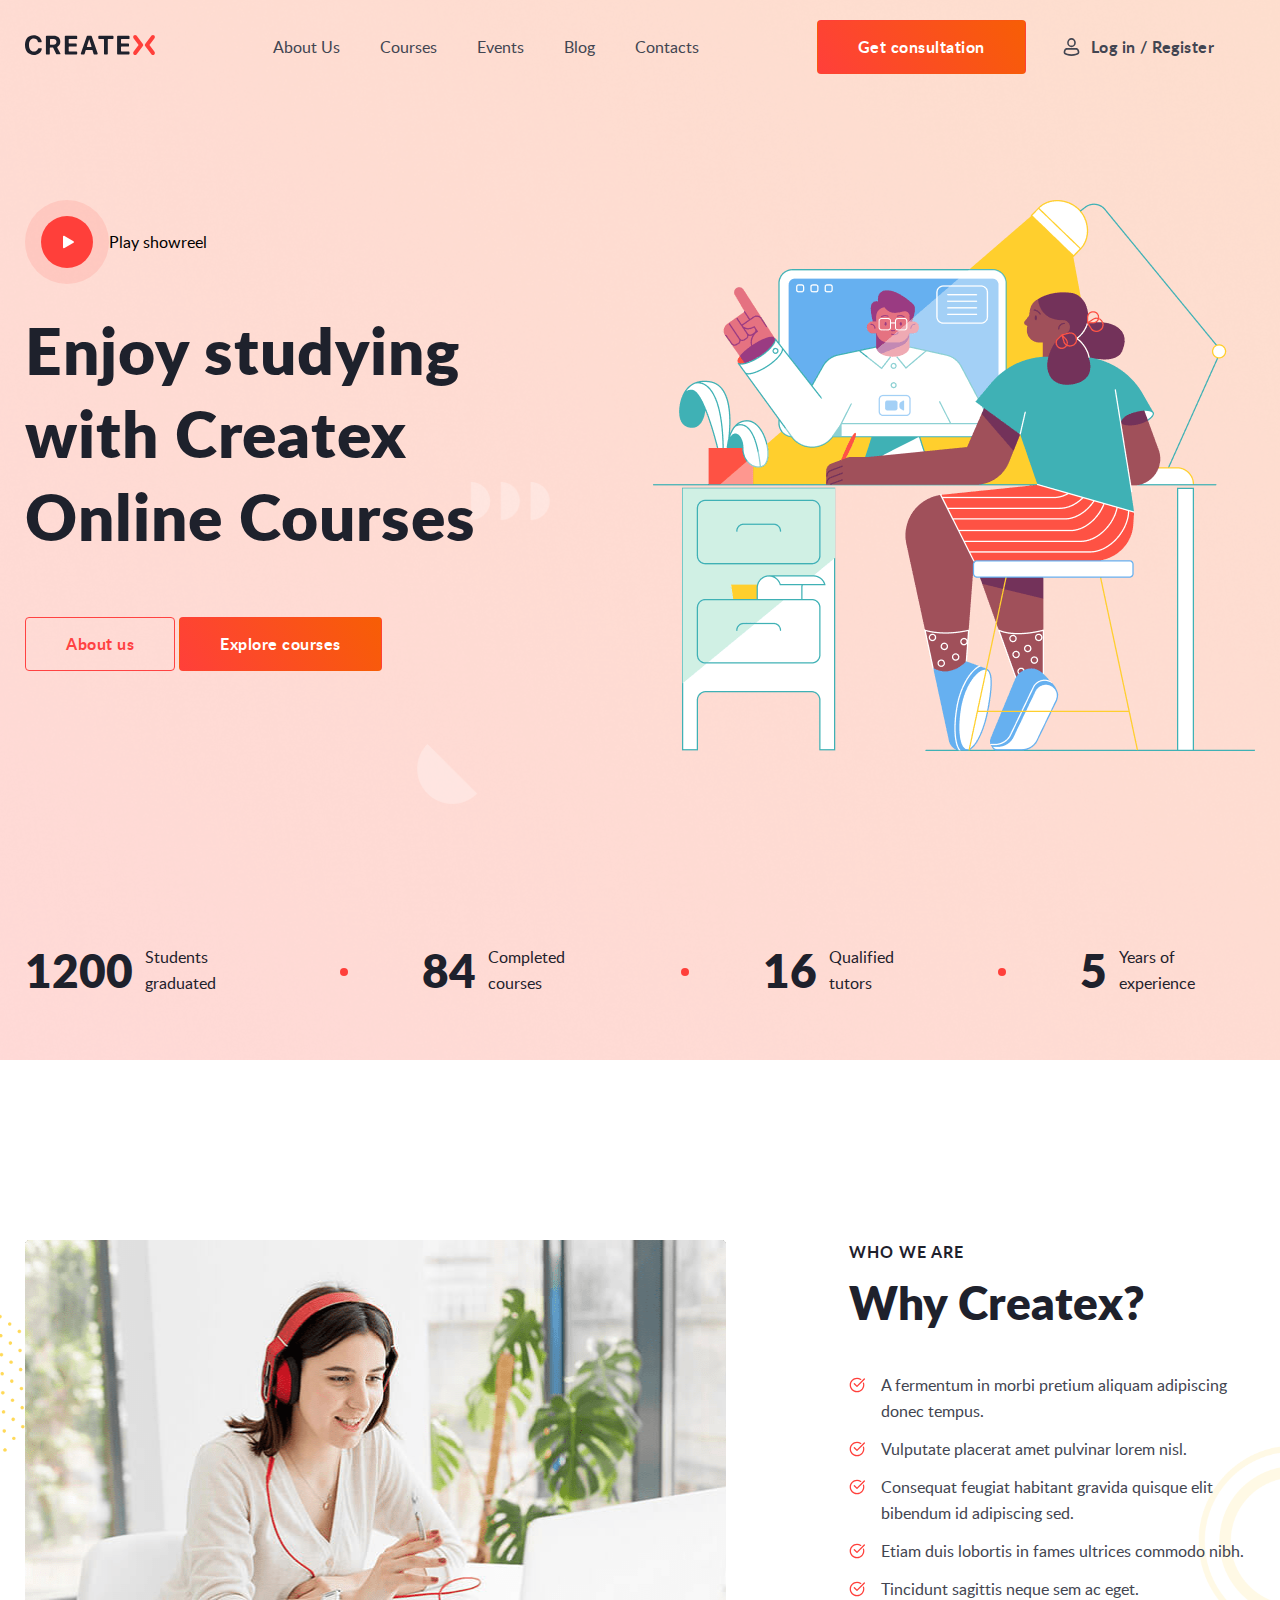
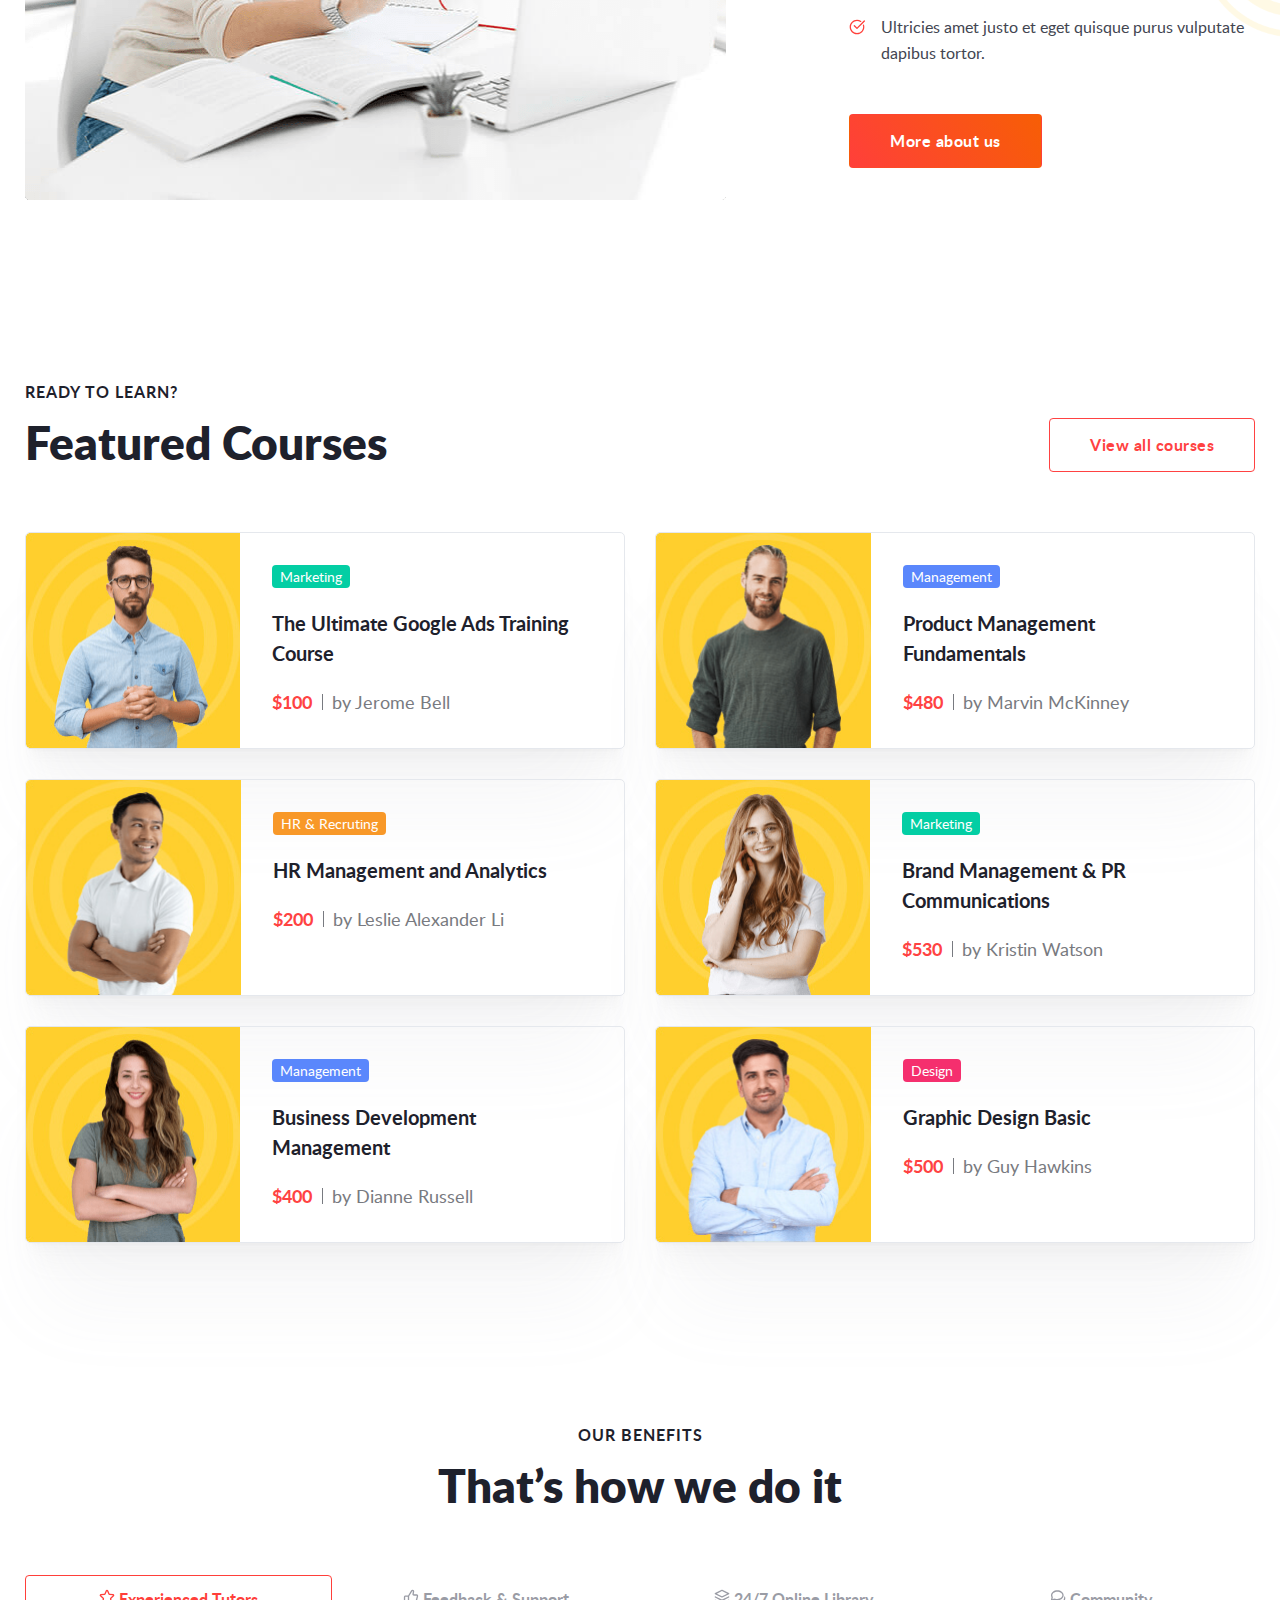
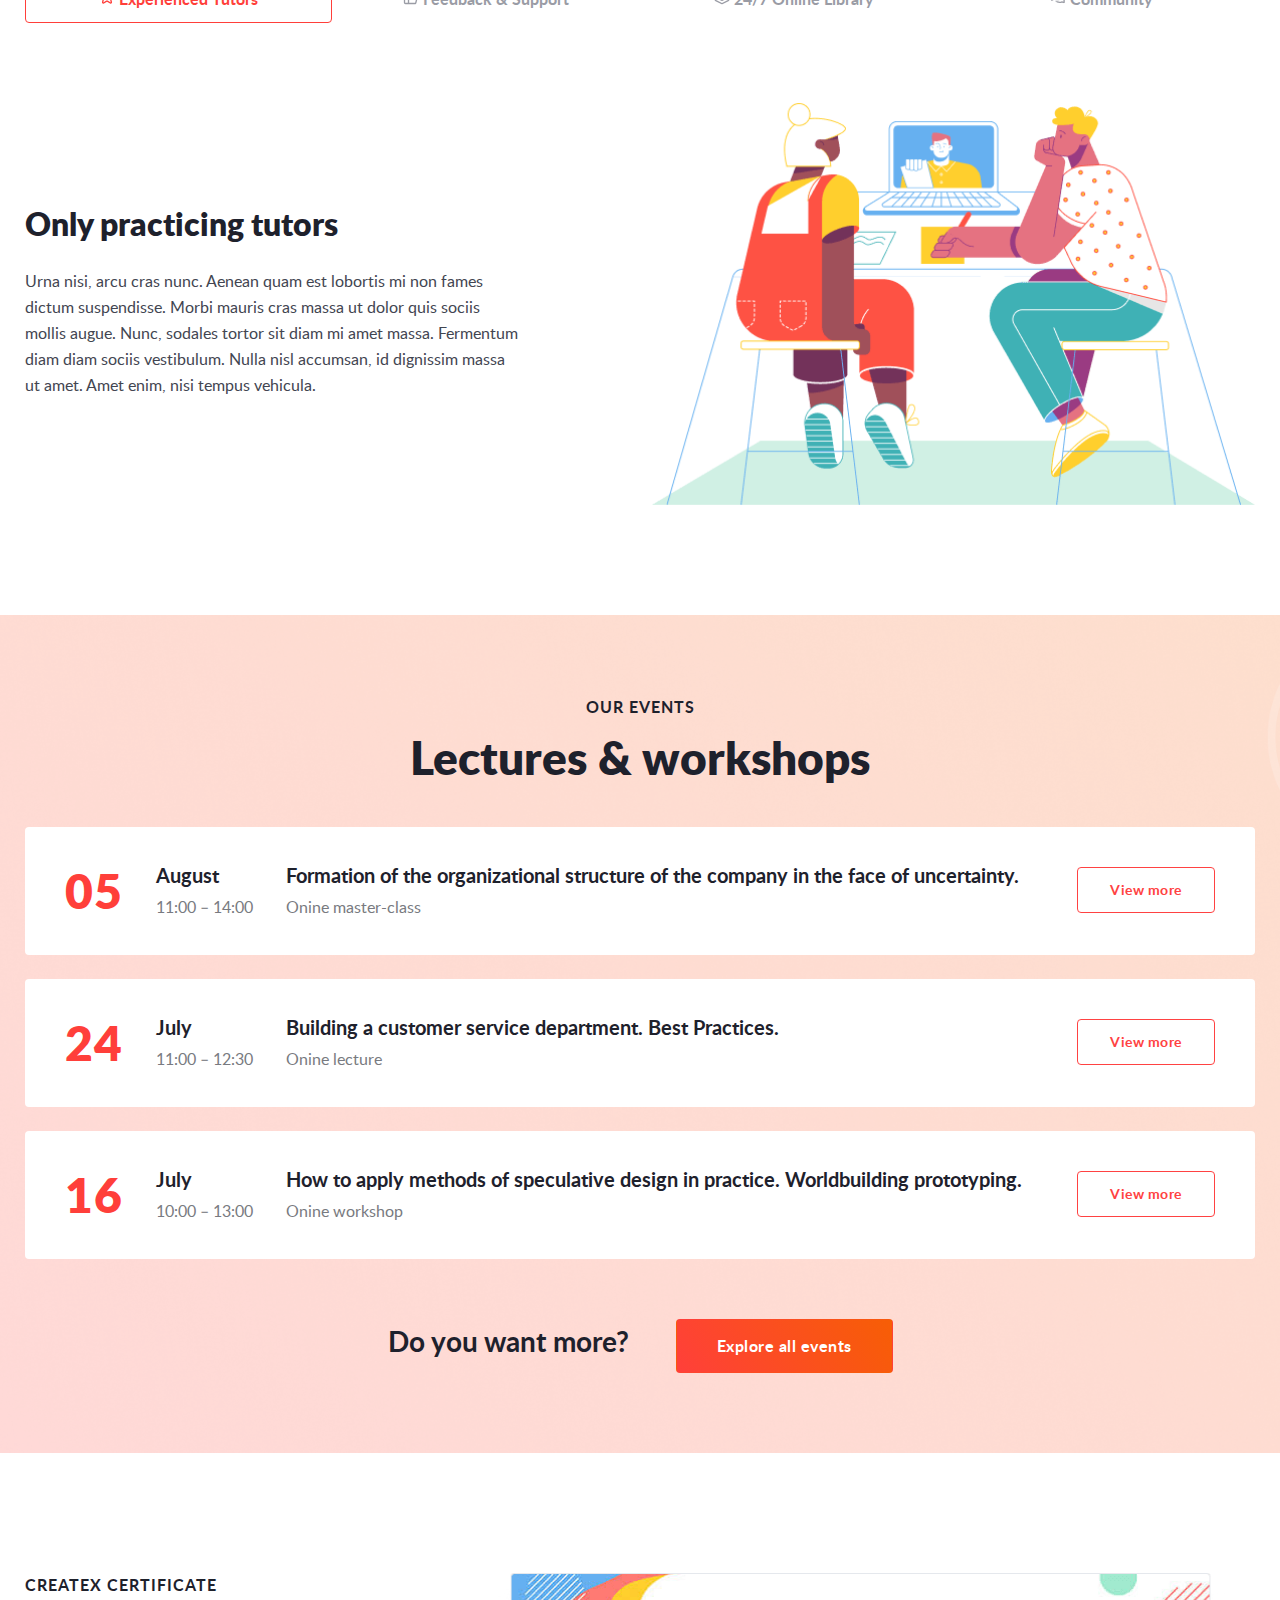
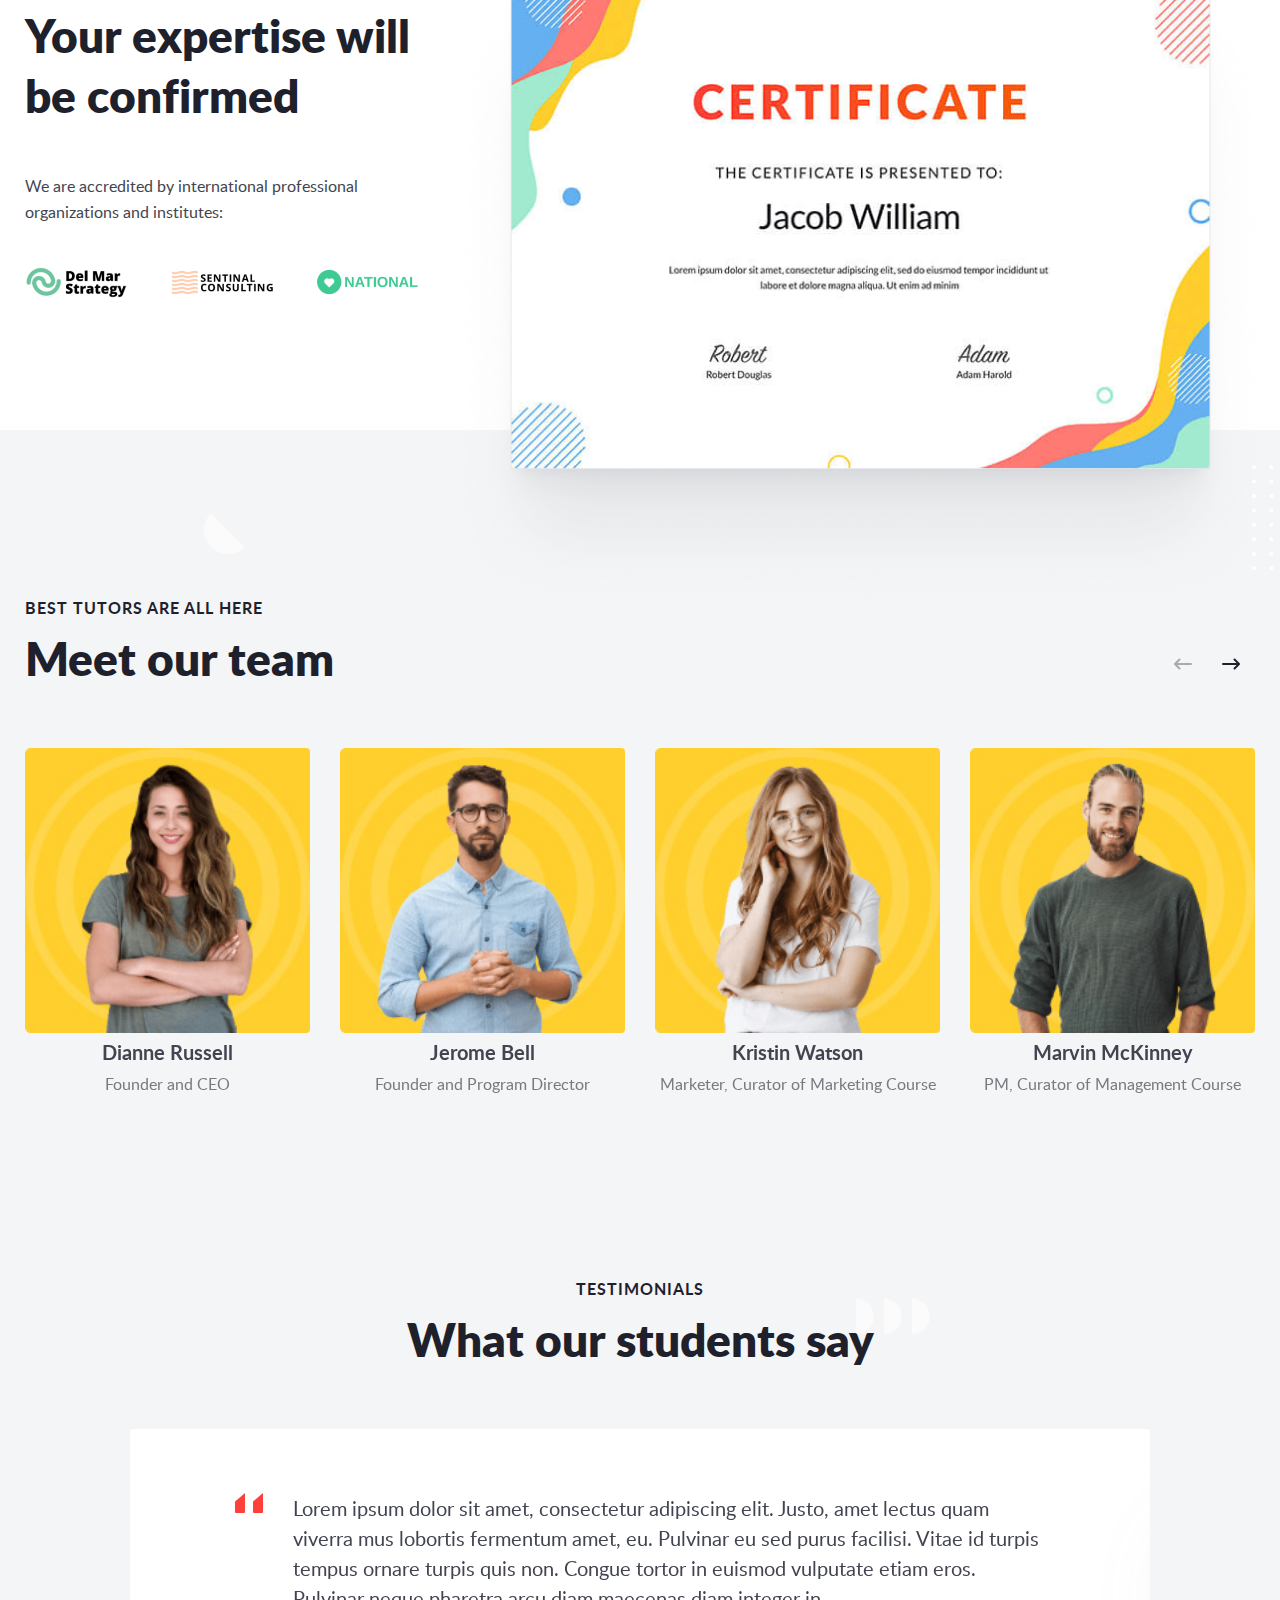
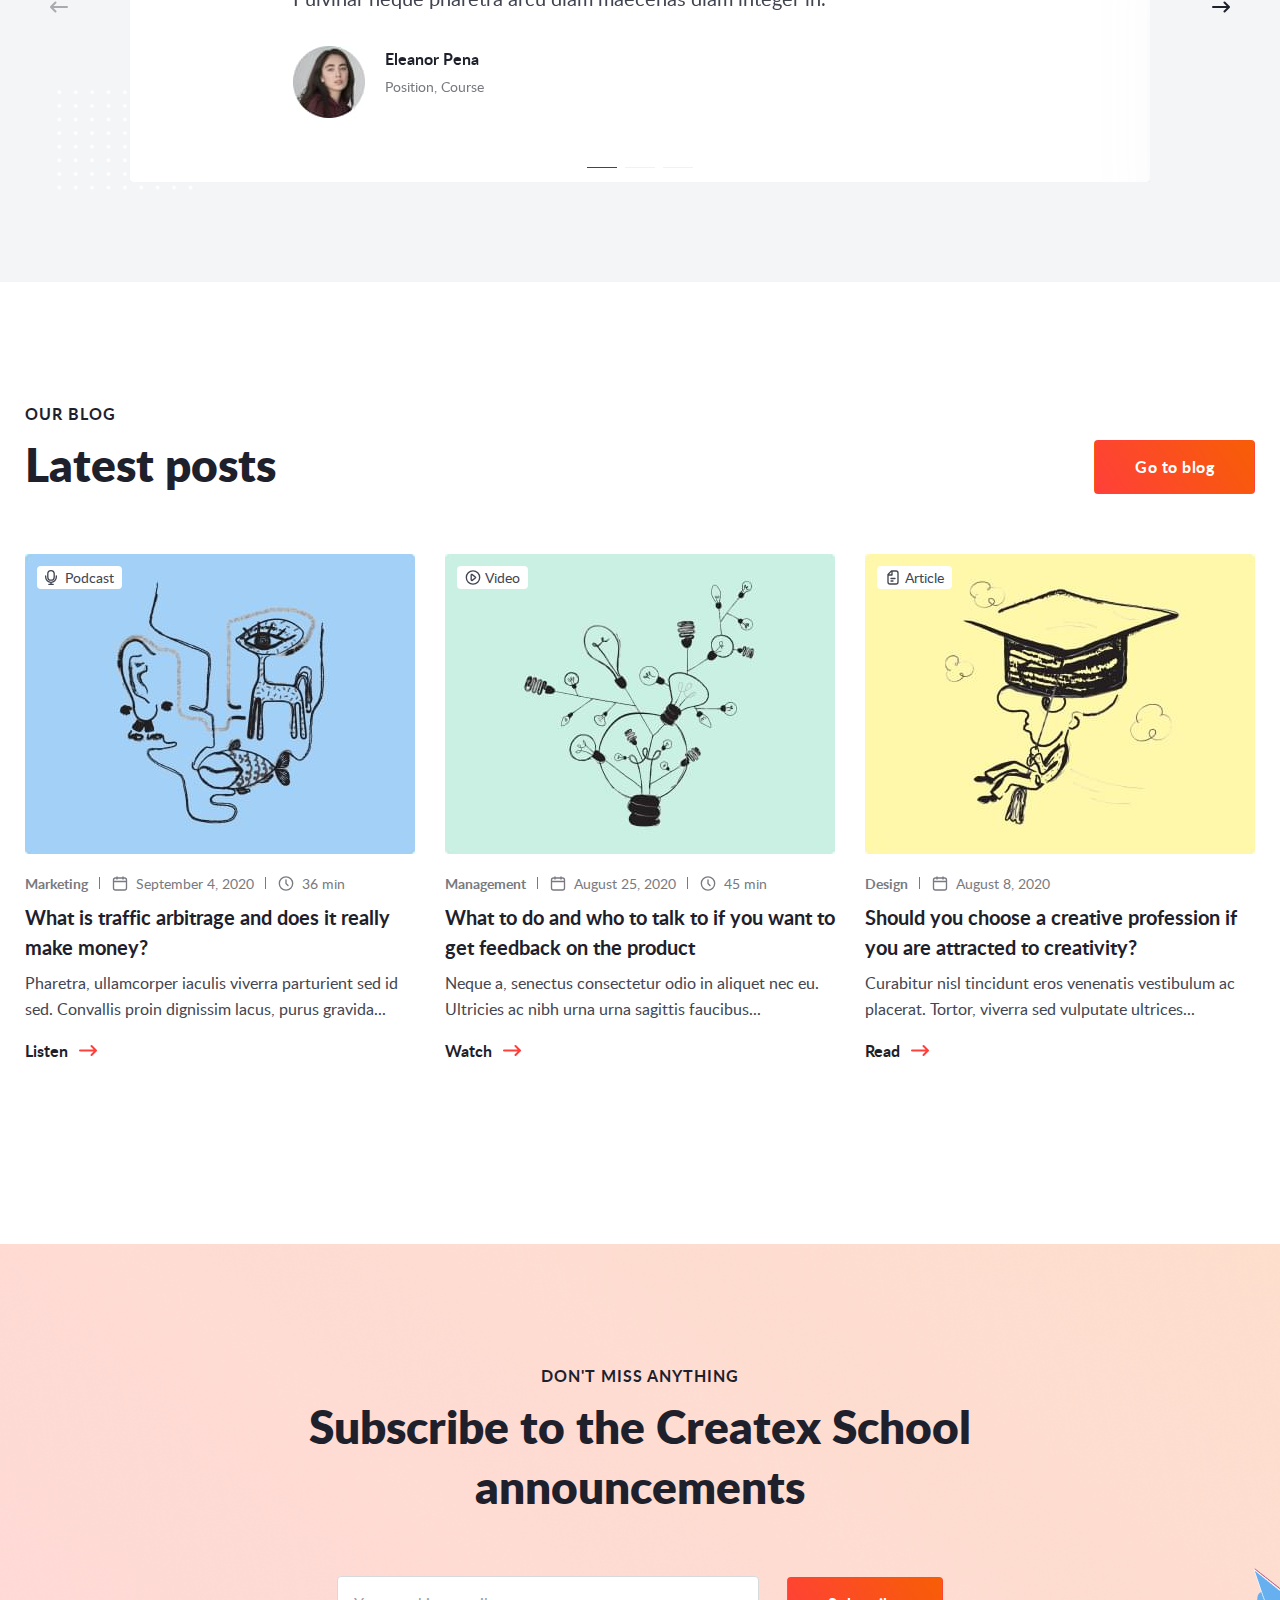
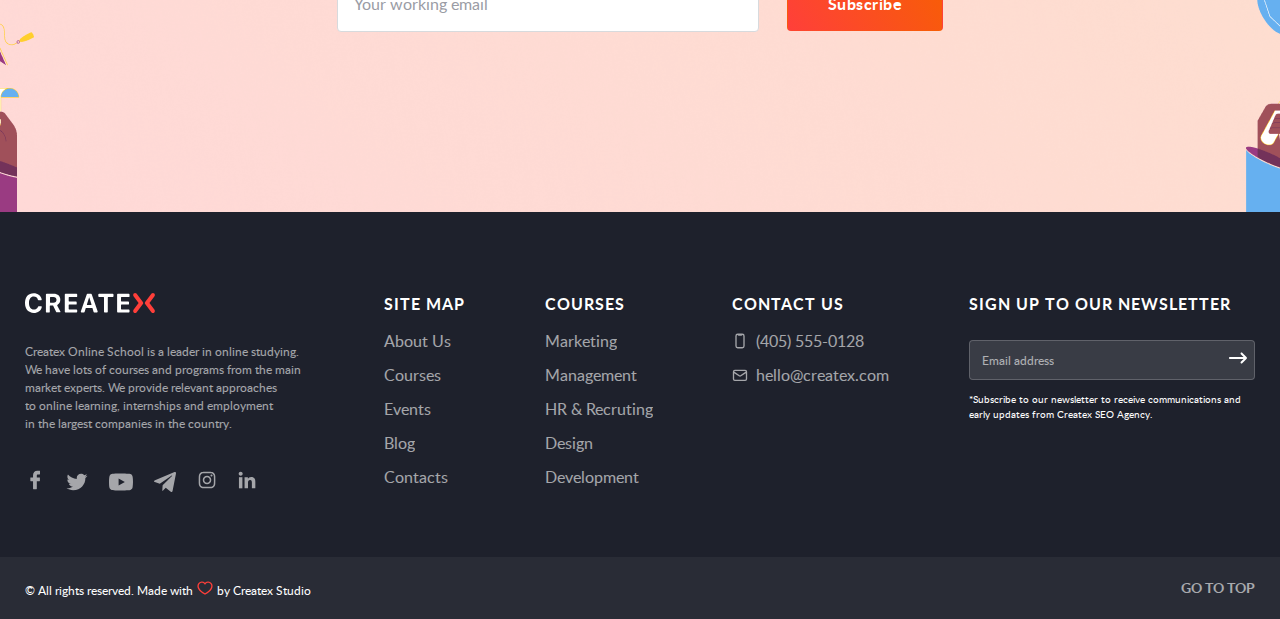
<file: index.html>
<!DOCTYPE html>
<html lang="en">

<head>
  <meta charset="UTF-8">
  <meta http-equiv="X-UA-Compatible" content="IE=edge">
  <meta name="viewport" content="width=device-width, initial-scale=1.0">
  <title>CreateX</title>
  <link rel="icon" type="image/png" href="images/favicon.png">
  <link rel="apple-touch-icon" href="apple-touch-favicon.png">
  <link rel="stylesheet" href="https://unpkg.com/swiper@8/swiper-bundle.min.css" />

  <script src="https://unpkg.com/swiper@8/swiper-bundle.min.js"></script>
  <link rel="stylesheet" href="./styles/main.css">

  <script defer src="./js/app.js"></script>
</head>

<body>
  <header class="header">
    <div class="container header__container">
  <a class="btn__scroll" href="#">up ↑</a>
  <div class="header__burger header-burger">
    <span class="header-burger__menu menu menu1"></span>
    <span class="header-burger__menu menu menu2"></span>
    <span class="header-burger__menu menu menu3"></span>
  </div>
  <a class="header__link-logo" href="index.html">
    <img class="header__logo" src="images/icons/logo_black.svg" alt="logo of company">
  </a>
  <nav class="header__nav">
    <ul class="header__list">
      <li class="header__item">
        <a class="header__link" href="about-us.html">About Us</a>
      </li>
      <li class="header__item">
        <a class="header__link" href="courses.html">Courses</a>
      </li>
      <li class="header__item">
        <a class="header__link" href="events.html">Events</a>
      </li>
      <li class="header__item">
        <a class="header__link" href="blog.html">Blog</a>
      </li>
      <li class="header__item">
        <a class="header__link" href="contacts.html">Contacts</a>
      </li>
    </ul>
  </nav>
  <div class="header__wrap">
    <button class="header__btn btn btn-color">Get consultation</button>
    <button class="header__login btn">Log in / Register</button>  
  </div>
  <div class="consultation">
    <div class="modal-content">
  <h2 class="modal__title">Get consultation</h2>
  <form class="modal__form">
    <div class="modal__box">
      <label class="modal__label">Your name</label>
      <input class="modal__input" type="text" placeholder="Your name">
    </div>
    <div class="modal__box">
      <label class="modal__label">Email</label>
      <input class="modal__input" type="text" placeholder="Your working email">
    </div>
    <button class="modal__btn btn btn-color">Get consultation</button>
  </form>
  <div class="menu__close">
    <span class="menu__close-span close1"></span>
    <span class="menu__close-span close2"></span>
  </div>
</div>
  </div>
  <div class="modal">
    <div class="modal-content">
  <h2 class="modal__title">Sign in</h2>
  <span class="modal__subtitle">Sign in to your account using email and password provided during registration.</span>
  <form class="modal__form">
    <div class="modal__box">
      <label class="modal__label">Email</label>
      <input class="modal__input" type="text" placeholder="Your working email">
    </div>
    <div class="modal__box">
      <label class="modal__label">Password</label>
      <input class="modal__input" type="text" placeholder="Your password">
    </div>
    <div class="modal__wrap">
      <label class="miss-events__checkbox" for="check-agree">
        <input class="miss-events__check" id="check-agree" type="checkbox" value="yes" checked>
        <span class="miss-events__check_text">Keep me signed in</span>
      </label>
      <a class="modal__link" href="#">Forgot password?</a>
    </div>
    <button class="modal__btn btn btn-color">Sign in</button>
  </form>
  <div class="modal__sing">
    <span class="modal__span">Don't have an account?</span>
    <a class="modal__sing-link" href="#">Sign up</a>
  </div>
  <div class="menu__close">
    <span class="menu__close-span close1"></span>
    <span class="menu__close-span close2"></span>
  </div>
  <div class="modal__social">
    <span class="modal__subtitle">Or sign in with</span>
    <ul class="modal__list">
      <li class="modal__item">
        <a class="modal__item-link" href="#">
          <svg width="20" height="20" viewbox="0 0 20 20" fill="none" xmlns="http://www.w3.org/2000/svg">
            <path d="M14.6359 0.837799L12.3215 0.833984C9.72134 0.833984 8.04102 2.60489 8.04102 5.34584V7.42611H5.71401C5.51293 7.42611 5.3501 7.59357 5.3501 7.80013V10.8142C5.3501 11.0208 5.51312 11.188 5.71401 11.188H8.04102V18.7935C8.04102 19 8.20386 19.1673 8.40494 19.1673H11.441C11.6421 19.1673 11.8049 18.9999 11.8049 18.7935V11.188H14.5258C14.7268 11.188 14.8897 11.0208 14.8897 10.8142L14.8908 7.80013C14.8908 7.70095 14.8524 7.60597 14.7842 7.53578C14.7161 7.46559 14.6232 7.42611 14.5267 7.42611H11.8049V5.66264C11.8049 4.81505 12.0016 4.38476 13.0764 4.38476L14.6355 4.38419C14.8364 4.38419 14.9992 4.21673 14.9992 4.01037V1.21163C14.9992 1.00545 14.8366 0.83818 14.6359 0.837799Z" fill="white"/>
            </svg>
        </a>
      </li>
      <li class="modal__item">
        <a class="modal__item-link" href="#">
          <svg width="20" height="20" viewbox="0 0 20 20" fill="none" xmlns="http://www.w3.org/2000/svg">
            <path d="M10.1756 8.75219H18.4051C18.4959 9.25921 18.5413 9.74352 18.5413 10.2051C18.5413 11.8472 18.197 13.3134 17.5084 14.6037C16.8198 15.8939 15.8379 16.9022 14.5628 17.6287C13.2877 18.3552 11.8253 18.7184 10.1756 18.7184C8.98754 18.7184 7.85622 18.4895 6.78165 18.0317C5.70708 17.5739 4.78008 16.9552 4.00064 16.1758C3.2212 15.3963 2.60257 14.4693 2.14475 13.3948C1.68692 12.3202 1.45801 11.1889 1.45801 10.0008C1.45801 8.81273 1.68692 7.68141 2.14475 6.60685C2.60257 5.53228 3.2212 4.60528 4.00064 3.82584C4.78008 3.0464 5.70708 2.42777 6.78165 1.96994C7.85622 1.51212 8.98754 1.2832 10.1756 1.2832C12.4458 1.2832 14.3944 2.04372 16.0214 3.56476L13.649 5.84633C12.7183 4.94581 11.5604 4.49555 10.1756 4.49555C9.19942 4.49555 8.29702 4.74149 7.46839 5.23337C6.63976 5.72525 5.98329 6.39307 5.49898 7.23683C5.01467 8.08059 4.77251 9.00192 4.77251 10.0008C4.77251 10.9997 5.01467 11.921 5.49898 12.7648C5.98329 13.6086 6.63976 14.2764 7.46839 14.7683C8.29702 15.2601 9.19942 15.5061 10.1756 15.5061C10.834 15.5061 11.4394 15.4153 11.9918 15.2336C12.5442 15.052 12.9982 14.825 13.3539 14.5526C13.7096 14.2802 14.0198 13.9699 14.2847 13.6218C14.5496 13.2737 14.7444 12.9445 14.8693 12.6343C14.9941 12.324 15.0793 12.0289 15.1247 11.7489H10.1756V8.75219Z" fill="#787A80"/>
            </svg>
        </a>
      </li>
      <li class="modal__item">
        <a class="modal__item-link" href="#">
          <svg width="24" height="24" viewbox="0 0 24 24" fill="none" xmlns="http://www.w3.org/2000/svg">
            <path d="M22.5 5.77233C21.7271 6.10027 20.8978 6.32267 20.0264 6.42196C20.9161 5.91181 21.5972 5.10263 21.92 4.1414C21.0854 4.61383 20.1642 4.95688 19.1826 5.14285C18.3966 4.33994 17.2785 3.83984 16.0384 3.83984C13.6593 3.83984 11.7303 5.68691 11.7303 7.9637C11.7303 8.2866 11.7683 8.60199 11.8418 8.90357C8.26201 8.73141 5.08768 7.08917 2.96314 4.59372C2.59176 5.20189 2.38049 5.91053 2.38049 6.66697C2.38049 8.09814 3.14161 9.36093 4.2964 10.0997C3.5904 10.0771 2.92639 9.89116 2.34508 9.58205V9.63357C2.34508 11.6314 3.83056 13.2988 5.80024 13.6783C5.43936 13.7713 5.05882 13.8228 4.66514 13.8228C4.38696 13.8228 4.11794 13.7964 3.85417 13.7461C4.40267 15.3859 5.99315 16.5783 7.87756 16.611C6.40388 17.7167 4.54573 18.3739 2.52749 18.3739C2.17976 18.3739 1.83724 18.3537 1.5 18.3173C3.40671 19.4896 5.67036 20.1732 8.10327 20.1732C16.028 20.1732 20.3597 13.8881 20.3597 8.43741L20.3453 7.90341C21.1917 7.32537 21.9239 6.59912 22.5 5.77233Z" fill="white"/>
            </svg>
            
        </a>
      </li>
      <li class="modal__item">
        <a class="modal__item-link" href="#">
          <svg width="20" height="20" viewbox="0 0 20 20" fill="none" xmlns="http://www.w3.org/2000/svg">
            <path d="M18.329 18.3327L18.3332 18.332V12.2195C18.3332 9.22921 17.6894 6.92574 14.1936 6.92574C12.513 6.92574 11.3853 7.84796 10.9248 8.72227H10.8762V7.2049H7.56163V18.332H11.013V12.8223C11.013 11.3716 11.288 9.9688 13.0846 9.9688C14.8547 9.9688 14.8811 11.6244 14.8811 12.9153V18.3327H18.329Z" fill="white"/>
            <path d="M1.9415 7.2056H5.39706V18.3327H1.9415V7.2056Z" fill="white"/>
            <path d="M3.66789 1.66602C2.56303 1.66602 1.6665 2.56254 1.6665 3.6674C1.6665 4.77227 2.56303 5.68754 3.66789 5.68754C4.77275 5.68754 5.66928 4.77227 5.66928 3.6674C5.66859 2.56254 4.77206 1.66602 3.66789 1.66602Z" fill="white"/>
            </svg>
        </a>
      </li>
    </ul>
  </div>
</div>
  </div>
</div>
  </header>
  <main>
    <section class="hero">
      <div class="container hero__container">
        <div class="hero__wrap">
          <div class="hero__left">
            <span class="hero__play">
              <svg width="84" height="84" viewbox="0 0 84 84" fill="none" xmlns="http://www.w3.org/2000/svg">
                <circle opacity="0.12" cx="42" cy="42" r="42" fill="#FF3F3A"/>
                <circle cx="42" cy="42" r="26" fill="#FF3F3A"/>
                <path d="M48.5 41.134C49.1667 41.5189 49.1667 42.4811 48.5 42.866L39.5 48.0622C38.8333 48.4471 38 47.966 38 47.1962L38 36.8038C38 36.034 38.8333 35.5529 39.5 35.9378L48.5 41.134Z" fill="white"/>
                </svg>
              Play showreel</span>
            <h1 class="hero__title">Enjoy studying with Createx Online Courses</h1>
            <div class="hero__wrap-btn">
              <a href="about-us.html" class="hero__btn btn btn-uncolor">About us</a>
              <a href="courses.html"  class="hero__btn btn btn-color">Explore courses</a>
            </div>
          </div>
          <img class="hero__img" src="images/hero_illustration.png" alt="" aria-hidden="true">
        </div>
        <ul class="hero__list">
          <li class="hero__item">
            <span class="hero__span">1200 <span class="hero__text">Students graduated</span></span>
          </li>
          <li class="hero__item">
            <span class="hero__span">84 <span class="hero__text">Completed courses</span></span>
          </li>
          <li class="hero__item">
            <span class="hero__span">16 <span class="hero__text">Qualified tutors</span></span>
          </li>
          <li class="hero__item">
            <span class="hero__span">5 <span class="hero__text">Years of experience</span></span>
          </li>
        </ul>
      </div>

    </section>
    <section id="about" class="about">
      <div class="container about__container">
        <img class="about__img" src="images/about/image_woman.png" alt="photo of woman">
        <div class="about__wrap">
          <span class="about__span subtitle">Who we are</span>
          <h2 class="about__title title">Why Createx?</h2>
          <ul class="about__list">
            <li class="about__item">
              A fermentum in morbi pretium aliquam adipiscing donec tempus.
            </li>
            <li class="about__item">
              Vulputate placerat amet pulvinar lorem nisl.
            </li>
            <li class="about__item">
              Consequat feugiat habitant gravida quisque elit bibendum id adipiscing sed.
            </li>
            <li class="about__item">
              Etiam duis lobortis in fames ultrices commodo nibh.
            </li>
            <li class="about__item">
              Tincidunt sagittis neque sem ac eget.
            </li>
            <li class="about__item">
              Ultricies amet justo et eget quisque purus vulputate dapibus tortor.
            </li>
          </ul>
          <a class="about__btn btn btn-color" href="about-us.html">More about us</a>
        </div>
      </div>
    </section>
    <section id="featured" class="featured">
      <div class="container featured__container">
        <div class="featured__wrap">
          <div class="featured__wrap_title">
            <span class="featured__subtitle subtitle">Ready to learn?</span>
            <h2 class="featured__title title">Featured Courses</h2>         
          </div>
          <div class="featured__wrap_btn">
            <a class="featured__btn btn btn-uncolor" href="courses.html">View all courses</a>
          </div>
        </div>
        <ul class="featured__list">
          <li class="featured__item">
            <img class="featured__img" src="images/featured/teacher01.png" alt="Jerome Bell">
            <div class="featured__box">
              <span class="featured__direct marketing">Marketing</span>
              <h3 class="featured__name">The Ultimate Google Ads Training Course</h3>
              <span class="featured__price">$100 
                <span class="featured__teacher">by Jerome Bell</span>
              </span>
            </div>
          </li>
          <li class="featured__item">
            <img class="featured__img" src="images/featured/teacher02.png" alt="Marvin McKinney">
            <div class="featured__box">
              <span class="featured__direct management">Management</span>
              <h3 class="featured__name">Product Management Fundamentals</h3>
              <span class="featured__price">$480 
                <span class="featured__teacher">by Marvin McKinney</span>
              </span>
            </div>
          </li>
          <li class="featured__item">
            <img class="featured__img" src="images/featured/teacher03.png" alt="Leslie Alexander Li">
            <div class="featured__box">
              <span class="featured__direct hr">HR & Recruting</span>
              <h3 class="featured__name">HR  Management and Analytics</h3>
              <span class="featured__price">$200 
                <span class="featured__teacher">by Leslie Alexander Li</span>
              </span>
            </div>
          </li>
          <li class="featured__item">
            <img class="featured__img" src="images/featured/teacher04.png" alt="Kristin Watson">
            <div class="featured__box">
              <span class="featured__direct marketing">Marketing</span>
              <h3 class="featured__name">Brand Management & PR Communications</h3>
              <span class="featured__price">$530 
                <span class="featured__teacher">by Kristin Watson</span>
              </span>
            </div>
          </li>
          <li class="featured__item">
            <img class="featured__img" src="images/featured/teacher05.png" alt="Dianne Russell">
            <div class="featured__box">
              <span class="featured__direct management">Management</span>
              <h3 class="featured__name">Business Development Management</h3>
              <span class="featured__price">$400 
                <span class="featured__teacher">by Dianne Russell</span>
              </span>
            </div>
          </li>
          <li class="featured__item">
            <img class="featured__img" src="images/featured/teacher06.png" alt="Guy Hawkins">
            <div class="featured__box">
              <span class="featured__direct design">Design</span>
              <h3 class="featured__name">Graphic Design Basic</h3>
              <span class="featured__price">$500 
                <span class="featured__teacher">by Guy Hawkins</span></span>
            </div>
          </li>
        </ul>
      </div>
    </section>
    <section id="benefits" class="benefits">
      <div class="container benefits__container">
        <span class="benefits__subtitle subtitle">Our benefits</span>
        <h2 class="benefits__title title">That&rsquo;s how we&nbsp;do&nbsp;it</h2>
        <ul class="benefits__list">
          <li class="benefits__item">
            <button class="benefits__btn js-tab-trigger active" data-tab="1">
              <svg width="16" height="16" viewbox="0 0 16 16" fill="none" xmlns="http://www.w3.org/2000/svg">
                <path fill-rule="evenodd" clip-rule="evenodd" d="M6.77932 1.46709C7.24248 0.398992 8.75719 0.39899 9.22036 1.46709L10.6214 4.69809L14.1273 5.03216C15.2862 5.14259 15.7543 6.58317 14.8816 7.35373L12.2417 9.68466L13.0073 13.1221C13.2604 14.2585 12.035 15.1488 11.0325 14.5569L7.99984 12.7665L4.96721 14.5569C3.96469 15.1488 2.73926 14.2585 2.99236 13.1221L3.75801 9.68466L1.11809 7.35373C0.245398 6.58317 0.71347 5.14259 1.87242 5.03216L5.37824 4.69809L6.77932 1.46709ZM9.40091 5.22735L7.99984 1.99635L6.59876 5.22735C6.406 5.67189 5.98678 5.97647 5.50444 6.02243L1.99861 6.35649L4.63852 8.68743C5.00174 9.00813 5.16186 9.50095 5.05652 9.97389L4.29088 13.4114L7.32351 11.621C7.74075 11.3746 8.25893 11.3746 8.67617 11.621L11.7088 13.4114L10.9432 9.97389C10.8378 9.50095 10.9979 9.00813 11.3612 8.68743L14.0011 6.35649L10.4952 6.02243C10.0129 5.97647 9.59368 5.67189 9.40091 5.22735Z" fill="#FF3F3A"/>
                </svg>
              Experienced Tutors</button>
          </li>
          <li class="benefits__item">
            <button class="benefits__btn js-tab-trigger" data-tab="2">
              <svg width="16" height="16" viewbox="0 0 16 16" fill="none" xmlns="http://www.w3.org/2000/svg">
                <path fill-rule="evenodd" clip-rule="evenodd" d="M9.4547 2.16732C9.36168 2.16732 9.27547 2.21676 9.22843 2.29736L9.22433 2.30438L6.16683 7.26115V13.834H11.8907C12.0135 13.834 12.1198 13.7487 12.1464 13.629L12.1487 13.6186L13.8487 6.97883C13.8798 6.8179 13.7565 6.66732 13.5915 6.66732H11.0002C10.566 6.66732 10.1268 6.52228 9.80696 6.21014C9.47075 5.88199 9.31488 5.41203 9.41491 4.90572L9.89414 2.48001C9.92614 2.31806 9.80219 2.16732 9.63725 2.16732H9.4547ZM4.8335 13.834V7.73875H2.47118C2.32739 7.73875 2.2104 7.85476 2.20929 7.99872C2.20929 7.99872 2.20929 7.99872 2.20929 7.99872L2.16684 13.5701C2.16572 13.7154 2.28327 13.834 2.42868 13.834H4.8335ZM5.12809 6.40541L8.08155 1.61731C8.36843 1.13222 8.89032 0.833984 9.4547 0.833984H9.63725C10.6424 0.833984 11.397 1.75237 11.2022 2.73844L10.723 5.16415C10.7144 5.20732 10.72 5.22693 10.7213 5.23124C10.7228 5.23604 10.726 5.24402 10.7383 5.25596C10.7661 5.28317 10.8492 5.33398 11.0002 5.33398H13.5915C14.6121 5.33398 15.3701 6.27923 15.1487 7.27539L15.1464 7.28579L13.4453 13.93C13.2788 14.6537 12.6343 15.1673 11.8907 15.1673H2.42868C1.54298 15.1673 0.826756 14.4457 0.833544 13.56C0.833544 13.56 0.833544 13.56 0.833544 13.56L0.875993 7.98854C0.88271 7.11235 1.59485 6.40541 2.47118 6.40541H5.12809Z" fill="#9A9CA5"/>
                </svg>
                
              Feedback & Support</button>
          </li>
          <li class="benefits__item">
            <button class="benefits__btn js-tab-trigger" data-tab="3">
              <svg width="16" height="16" viewbox="0 0 16 16" fill="none" xmlns="http://www.w3.org/2000/svg">
                <path fill-rule="evenodd" clip-rule="evenodd" d="M7.70184 0.736398C7.88953 0.642555 8.11044 0.642555 8.29813 0.736398L14.9648 4.06973C15.1906 4.18266 15.3333 4.4135 15.3333 4.66602C15.3333 4.91853 15.1906 5.14937 14.9648 5.2623L8.29813 8.59563C8.11044 8.68948 7.88953 8.68948 7.70184 8.59563L1.03517 5.2623C0.809318 5.14937 0.66665 4.91853 0.66665 4.66602C0.66665 4.4135 0.809318 4.18266 1.03517 4.06973L7.70184 0.736398ZM2.82403 4.66602L7.99998 7.25399L13.1759 4.66602L7.99998 2.07804L2.82403 4.66602Z" fill="#9A9CA5"/>
                <path fill-rule="evenodd" clip-rule="evenodd" d="M0.737032 7.70121C0.901691 7.37189 1.30214 7.2384 1.63146 7.40306L7.99998 10.5873L14.3685 7.40306C14.6978 7.2384 15.0983 7.37189 15.2629 7.70121C15.4276 8.03052 15.2941 8.43097 14.9648 8.59563L8.29813 11.929C8.11044 12.0228 7.88953 12.0228 7.70184 11.929L1.03517 8.59563C0.705855 8.43097 0.572372 8.03052 0.737032 7.70121Z" fill="#9A9CA5"/>
                <path fill-rule="evenodd" clip-rule="evenodd" d="M0.737032 11.0345C0.901691 10.7052 1.30214 10.5717 1.63146 10.7364L7.99998 13.9207L14.3685 10.7364C14.6978 10.5717 15.0983 10.7052 15.2629 11.0345C15.4276 11.3639 15.2941 11.7643 14.9648 11.929L8.29813 15.2623C8.11044 15.3561 7.88953 15.3561 7.70184 15.2623L1.03517 11.929C0.705855 11.7643 0.572372 11.3639 0.737032 11.0345Z" fill="#9A9CA5"/>
                </svg>
              24/7 Online Library</button>
          </li>
          <li class="benefits__item">
            <button class="benefits__btn js-tab-trigger" data-tab="4">
              <svg width="16" height="16" viewbox="0 0 16 16" fill="none" xmlns="http://www.w3.org/2000/svg">
                <path fill-rule="evenodd" clip-rule="evenodd" d="M14.6153 7.04557C14.5204 7.70339 14.2954 8.32861 13.9619 8.90355C13.9869 9.0459 13.9997 9.18978 13.9997 9.33429C13.9997 9.83617 13.8543 10.3165 13.5849 10.7529C13.4504 10.9707 13.4158 11.226 13.4025 11.3946C13.3873 11.5879 13.3924 11.7994 13.4062 12.0025C13.4217 12.2304 13.4497 12.4697 13.4818 12.6954C13.2216 12.6196 12.9395 12.5434 12.6704 12.4826C12.4465 12.4321 12.2174 12.3891 12.0099 12.3676C11.8289 12.349 11.5674 12.3345 11.3335 12.4101C10.8221 12.5754 10.2594 12.6676 9.66636 12.6676C8.96109 12.6676 8.31335 12.5424 7.74559 12.325C7.60903 12.3312 7.47146 12.3343 7.33301 12.3343C6.52993 12.3343 5.75701 12.2287 5.03385 12.0335C6.08516 13.2494 7.81828 14.001 9.66636 14.001C10.3883 14.001 11.0812 13.8901 11.7198 13.6864C11.7209 13.6865 11.723 13.6864 11.726 13.6864C11.7424 13.686 11.7879 13.6851 11.8729 13.6939C12.0067 13.7077 12.1786 13.7385 12.377 13.7833C12.7719 13.8724 13.2157 14.0038 13.5615 14.1136C14.2949 14.3464 15.0056 13.7064 14.8745 12.9621C14.8181 12.6418 14.7595 12.2508 14.7365 11.9122C14.7249 11.7419 14.7236 11.6021 14.7317 11.4995C14.7351 11.457 14.7394 11.4304 14.7421 11.4162C15.1172 10.7949 15.333 10.0874 15.333 9.33429C15.333 8.48526 15.0693 7.70995 14.6153 7.04557Z" fill="#9A9CA5"/>
                <path fill-rule="evenodd" clip-rule="evenodd" d="M3.73109 3.79943C2.83245 4.48662 2.33306 5.38871 2.33306 6.33398C2.33306 6.80534 2.45577 7.25932 2.68599 7.68147C2.77367 7.84226 2.79854 8.00812 2.80744 8.1204C2.81714 8.24283 2.8123 8.36867 2.80166 8.48633C2.78034 8.72191 2.72949 8.98884 2.66849 9.25174C2.59715 9.55927 2.50572 9.88724 2.41296 10.1952C2.76512 10.0672 3.15003 9.93601 3.51493 9.82956C3.80985 9.74352 4.10767 9.66886 4.37274 9.62695C4.60108 9.59084 4.93243 9.55536 5.2177 9.65405C5.85792 9.87555 6.57411 10.0007 7.33306 10.0007C8.76451 10.0007 10.0358 9.55621 10.935 8.86854C11.8337 8.18135 12.3331 7.27926 12.3331 6.33398C12.3331 5.38871 11.8337 4.48662 10.935 3.79943C10.0358 3.11176 8.76451 2.66732 7.33306 2.66732C5.90162 2.66732 4.63034 3.11176 3.73109 3.79943ZM2.92116 2.74028C4.07283 1.85959 5.6349 1.33398 7.33306 1.33398C9.03123 1.33398 10.5933 1.85959 11.745 2.74028C12.8973 3.62145 13.6664 4.88602 13.6664 6.33398C13.6664 7.78194 12.8973 9.04652 11.745 9.92769C10.5933 10.8084 9.03123 11.334 7.33306 11.334C6.43769 11.334 5.58244 11.188 4.80591 10.9224C4.80513 10.9246 4.74215 10.9184 4.58098 10.9439C4.39521 10.9733 4.15809 11.0308 3.88836 11.1095C3.35138 11.2662 2.74835 11.4878 2.28902 11.6666C1.49327 11.9763 0.682633 11.212 0.95074 10.3979C1.09284 9.96647 1.26043 9.42121 1.36966 8.95041C1.42468 8.71324 1.46039 8.51385 1.47375 8.36618C1.47839 8.31492 1.47958 8.27756 1.47932 8.2523C1.17246 7.66592 0.99973 7.01748 0.99973 6.33398C0.99973 4.88602 1.76887 3.62145 2.92116 2.74028Z" fill="#9A9CA5"/>
                </svg>
              Community</button>
          </li>
        </ul>
        <div class="benefits__wrap">
          <ul class="benefits__content_list">
            <li class="benefits__content_item js-tab-content active" data-tab="1">
              <div class="benefits__box">
                <div class="benefits__info">
                  <h3 class="benefits__content_title">Only practicing tutors</h3>
                  <p class="benefits__text">Urna nisi, arcu cras nunc. Aenean quam est lobortis mi non fames dictum suspendisse. Morbi mauris cras massa ut dolor quis sociis mollis augue. Nunc, sodales tortor sit diam mi amet massa. Fermentum diam diam sociis vestibulum. Nulla nisl accumsan, id dignissim massa ut amet. Amet enim, nisi tempus vehicula.</p>
                </div>
                <img class="benefits__img" src="images/benefits_img.png" alt="lesson" aria-hidden="true">
              </div>
            </li>
            <li class="benefits__content_item js-tab-content " data-tab="2">
              <div class="benefits__box">
                <div class="benefits__info">
                  <h3 class="benefits__content_title">Feedback & Support</h3>
                  <p class="benefits__text">Urna nisi, arcu cras nunc. Aenean quam est lobortis mi non fames dictum suspendisse. Morbi mauris cras massa ut dolor quis sociis mollis augue. Nunc, sodales tortor sit diam mi amet massa. Fermentum diam diam sociis vestibulum. Nulla nisl accumsan, id dignissim massa ut amet. Amet enim, nisi tempus vehicula.</p>
                </div>
                <img class="benefits__img" src="images/benefits_img.png" alt="lesson" aria-hidden="true">
              </div>
            </li>
            <li class="benefits__content_item js-tab-content " data-tab="3">
              <div class="benefits__box">
                <div class="benefits__info">
                  <h3 class="benefits__content_title">24/7 Online Library</h3>
                  <p class="benefits__text">Urna nisi, arcu cras nunc. Aenean quam est lobortis mi non fames dictum suspendisse. Morbi mauris cras massa ut dolor quis sociis mollis augue. Nunc, sodales tortor sit diam mi amet massa. Fermentum diam diam sociis vestibulum. Nulla nisl accumsan, id dignissim massa ut amet. Amet enim, nisi tempus vehicula.</p>
                </div>
                <img class="benefits__img" src="images/benefits_img.png" alt="lesson" aria-hidden="true">
              </div>
            </li>
            <li class="benefits__content_item js-tab-content " data-tab="4">
              <div class="benefits__box">
                <div class="benefits__info">
                  <h3 class="benefits__content_title">Community</h3>
                  <p class="benefits__text">Urna nisi, arcu cras nunc. Aenean quam est lobortis mi non fames dictum suspendisse. Morbi mauris cras massa ut dolor quis sociis mollis augue. Nunc, sodales tortor sit diam mi amet massa. Fermentum diam diam sociis vestibulum. Nulla nisl accumsan, id dignissim massa ut amet. Amet enim, nisi tempus vehicula.</p>
                </div>
                <img class="benefits__img" src="images/benefits_img.png" alt="lesson" aria-hidden="true">
              </div>
            </li>
          </ul>
        </div>
      </div>
    </section>
    <section id="lectures" class="lectures">
      <div class="container lectures__container">
        <span class="lectures__subtitle subtitle">Our Events</span>
        <h2 class="lectures__title title">Lectures & workshops</h2>
        <ul class="lectures__list">
          <li class="lectures__item" tabindex="0">
            <span class="lectures__date">05</span>
            <div class="lectures__wrap">
              <span class="lectures__month">August </span>
              <span class="lectures__time">11:00 – 14:00</span>
            </div>
            <div class="lectures__box">
              <h3 class="lectures__info">Formation of the organizational structure of the company in the face of uncertainty.</h3>
              <span class="lectures__online">Onine master-class</span>
            </div>
            <a class="lectures__btn btn btn-uncolor" href="event.html">View more</a>
          </li>
          <li class="lectures__item" tabindex="0">
            <span class="lectures__date">24</span>
            <div class="lectures__wrap">
              <span class="lectures__month">July </span>
              <span class="lectures__time">11:00 – 12:30</span>
            </div>
            <div class="lectures__box">
              <h3 class="lectures__info">Building a customer service department. Best Practices.</h3>
              <span class="lectures__online">Onine lecture</span>
            </div>
            <a class="lectures__btn btn btn-uncolor" href="event.html">View more</a>
          </li>
          <li class="lectures__item" tabindex="0">
            <span class="lectures__date">16</span>
            <div class="lectures__wrap">
              <span class="lectures__month">July </span>
              <span class="lectures__time">10:00 – 13:00</span>
            </div>
            <div class="lectures__box">
              <h3 class="lectures__info">How to apply methods of speculative design in practice. Worldbuilding prototyping.</h3>
              <span class="lectures__online">Onine workshop</span>
            </div>
            <a class="lectures__btn btn btn-uncolor" href="event.html">View more</a>
          </li>
        </ul>
        <div class="lectures__more">
          <span class="lectures__want">Do you want more?</span>
          <a class="lectures__link btn btn-color" href="events.html">Explore all events</a>
        </div>
      </div>
    </section>
    <section id="sertificate" class="sertificate">
      <div class="container sertificate__container">
  <div class="sertificate__wrap">
    <span class="sertificate__subtitle subtitle">Createx Certificate</span>
    <h2 class="sertificate__title title">Your expertise will be confirmed</h2>
    <p class="sertificate__text">We are accredited by international professional organizations and institutes:</p>
    <ul class="sertificate__list">
      <li class="sertificate__item">
        <a class="sertificate__link" href="#">
          <img class="sertificate__img" src="images/sertificate/del_mar.png" alt="del mar">
        </a>
      </li>
      <li class="sertificate__item">
        <a class="sertificate__link" href="#">
          <img class="sertificate__img" src="images/sertificate/sentinal.png" alt="del mar">
        </a>
      </li>
      <li class="sertificate__item">
        <a class="sertificate__link" href="#">
          <img class="sertificate__img" src="images/sertificate/national.png" alt="del mar">
        </a>
      </li>
    </ul>
  </div>
  <img class="sertificate__picture" src="images/sertificate/certificate.png" alt="sertificate">
</div>
    </section>
    <section id="team" class="team">
      <div class="container team__container">
        <div class="team__wrap">
          <div class="team__info">
            <span class="team__subtitle subtitle">Best tutors are all here</span>
            <h2 class="team__title title">Meet our team</h2>
          </div>
          <div class="team__btn">
            <div class="swiper-button-prev"></div>
            <div class="swiper-button-next"></div>
          </div>
        </div>
        <div class="swiper team__swiper">
          <!-- Additional required wrapper -->
          <div class="swiper-wrapper">
            <!-- Slides -->
            <div class="swiper-slide team__slide1">
              <div class="team__info">
                <img class="team__img" src="images/featured/teacher05.png" alt="Dianne Russell">
                <ul class="team__social">
                  <li class="team__item">
                    <a class="team__link" href="#">
                      <svg width="20" height="20" viewbox="0 0 20 20" fill="none" xmlns="http://www.w3.org/2000/svg">
                        <path d="M14.6359 0.837799L12.3215 0.833984C9.72134 0.833984 8.04102 2.60489 8.04102 5.34584V7.42611H5.71401C5.51293 7.42611 5.3501 7.59357 5.3501 7.80013V10.8142C5.3501 11.0208 5.51312 11.188 5.71401 11.188H8.04102V18.7935C8.04102 19 8.20386 19.1673 8.40494 19.1673H11.441C11.6421 19.1673 11.8049 18.9999 11.8049 18.7935V11.188H14.5258C14.7268 11.188 14.8897 11.0208 14.8897 10.8142L14.8908 7.80013C14.8908 7.70095 14.8524 7.60597 14.7842 7.53578C14.7161 7.46559 14.6232 7.42611 14.5267 7.42611H11.8049V5.66264C11.8049 4.81505 12.0016 4.38476 13.0764 4.38476L14.6355 4.38419C14.8364 4.38419 14.9992 4.21673 14.9992 4.01037V1.21163C14.9992 1.00545 14.8366 0.83818 14.6359 0.837799Z" fill="white"/>
                        </svg>
                    </a>
                  </li>
                  <li class="team__item">
                    <a class="team__link" href="#">
                      <svg width="20" height="20" viewbox="0 0 20 20" fill="none" xmlns="http://www.w3.org/2000/svg">
                        <path d="M18.3169 6.56606C18.2778 5.6805 18.1346 5.07168 17.9295 4.54413C17.7178 3.98415 17.3923 3.4828 16.9657 3.06603C16.5489 2.64277 16.0443 2.31388 15.4908 2.10555C14.9602 1.90041 14.3545 1.7572 13.469 1.71816C12.5768 1.67581 12.2936 1.66602 10.0308 1.66602C7.76794 1.66602 7.48471 1.67581 6.59584 1.71485C5.71028 1.7539 5.10146 1.89723 4.57404 2.10225C4.01393 2.31388 3.51258 2.63946 3.09581 3.06603C2.67255 3.4828 2.34379 3.98746 2.13534 4.54095C1.9302 5.07168 1.78699 5.67719 1.74795 6.56275C1.70559 7.45493 1.6958 7.73816 1.6958 10.001C1.6958 12.2638 1.70559 12.547 1.74464 13.4359C1.78368 14.3215 1.92702 14.9303 2.13216 15.4578C2.34379 16.0178 2.67255 16.5191 3.09581 16.9359C3.51258 17.3592 4.01724 17.6881 4.57073 17.8964C5.10146 18.1015 5.70697 18.2447 6.59266 18.2838C7.4814 18.323 7.76476 18.3326 10.0276 18.3326C12.2904 18.3326 12.5736 18.323 13.4625 18.2838C14.348 18.2447 14.9569 18.1015 15.4843 17.8964C16.6044 17.4633 17.4899 16.5778 17.923 15.4578C18.128 14.9271 18.2713 14.3215 18.3104 13.4359C18.3494 12.547 18.3592 12.2638 18.3592 10.001C18.3592 7.73816 18.3559 7.45493 18.3169 6.56606ZM16.816 13.3708C16.7801 14.1847 16.6434 14.6243 16.5295 14.9173C16.2494 15.6434 15.6731 16.2196 14.9471 16.4997C14.654 16.6136 14.2113 16.7504 13.4005 16.7861C12.5215 16.8253 12.2578 16.8349 10.0341 16.8349C7.81029 16.8349 7.54334 16.8253 6.66744 16.7861C5.85348 16.7504 5.41394 16.6136 5.12092 16.4997C4.7596 16.3661 4.43071 16.1545 4.16375 15.8778C3.88701 15.6075 3.67538 15.2819 3.54184 14.9206C3.42788 14.6276 3.29116 14.1847 3.25542 13.3741C3.21625 12.495 3.20659 12.2312 3.20659 10.0075C3.20659 7.7837 3.21625 7.51674 3.25542 6.64097C3.29116 5.82701 3.42788 5.38747 3.54184 5.09444C3.67538 4.733 3.88701 4.40423 4.16706 4.13715C4.43719 3.8604 4.76278 3.64877 5.12423 3.51536C5.41725 3.40141 5.8601 3.26469 6.67075 3.22882C7.54983 3.18978 7.8136 3.17998 10.0372 3.17998C12.2643 3.17998 12.528 3.18978 13.4039 3.22882C14.2178 3.26469 14.6573 3.40141 14.9504 3.51536C15.3117 3.64877 15.6406 3.8604 15.9075 4.13715C16.1843 4.40741 16.3959 4.733 16.5295 5.09444C16.6434 5.38747 16.7801 5.83019 16.816 6.64097C16.855 7.52005 16.8648 7.7837 16.8648 10.0075C16.8648 12.2312 16.855 12.4917 16.816 13.3708Z" fill="white"/>
                        <path d="M10.0307 5.71954C7.66708 5.71954 5.74931 7.63719 5.74931 10.001C5.74931 12.3648 7.66708 14.2824 10.0307 14.2824C12.3945 14.2824 14.3122 12.3648 14.3122 10.001C14.3122 7.63719 12.3945 5.71954 10.0307 5.71954ZM10.0307 12.7782C8.49732 12.7782 7.25349 11.5345 7.25349 10.001C7.25349 8.46743 8.49732 7.22372 10.0307 7.22372C11.5643 7.22372 12.808 8.46743 12.808 10.001C12.808 11.5345 11.5643 12.7782 10.0307 12.7782Z" fill="white"/>
                        <path d="M15.4811 5.55027C15.4811 6.10223 15.0336 6.54979 14.4815 6.54979C13.9295 6.54979 13.482 6.10223 13.482 5.55027C13.482 4.99817 13.9295 4.55074 14.4815 4.55074C15.0336 4.55074 15.4811 4.99817 15.4811 5.55027Z" fill="white"/>
                        </svg>
                    </a>
                  </li>
                  <li class="team__item">
                    <a class="team__link" href="#">
                      <svg width="20" height="20" viewbox="0 0 20 20" fill="none" xmlns="http://www.w3.org/2000/svg">
                        <path d="M18.329 18.3327L18.3332 18.332V12.2195C18.3332 9.22921 17.6894 6.92574 14.1936 6.92574C12.513 6.92574 11.3853 7.84796 10.9248 8.72227H10.8762V7.2049H7.56163V18.332H11.013V12.8223C11.013 11.3716 11.288 9.9688 13.0846 9.9688C14.8547 9.9688 14.8811 11.6244 14.8811 12.9153V18.3327H18.329Z" fill="white"/>
                        <path d="M1.9415 7.2056H5.39706V18.3327H1.9415V7.2056Z" fill="white"/>
                        <path d="M3.66789 1.66602C2.56303 1.66602 1.6665 2.56254 1.6665 3.6674C1.6665 4.77227 2.56303 5.68754 3.66789 5.68754C4.77275 5.68754 5.66928 4.77227 5.66928 3.6674C5.66859 2.56254 4.77206 1.66602 3.66789 1.66602Z" fill="white"/>
                        </svg>
                    </a>
                  </li>
                </ul>
              </div>
              <span class="team__name">Dianne Russell</span>
              <span class="team__position">Founder and CEO</span>
            </div>
            <div class="swiper-slide team__slide2">
              <div class="team__info">
                <img class="team__img" src="images/featured/teacher01.png" alt="Jerome Bell">
                <ul class="team__social">
                  <li class="team__item">
                    <a class="team__link" href="#">
                      <svg width="20" height="20" viewbox="0 0 20 20" fill="none" xmlns="http://www.w3.org/2000/svg">
                        <path d="M14.6359 0.837799L12.3215 0.833984C9.72134 0.833984 8.04102 2.60489 8.04102 5.34584V7.42611H5.71401C5.51293 7.42611 5.3501 7.59357 5.3501 7.80013V10.8142C5.3501 11.0208 5.51312 11.188 5.71401 11.188H8.04102V18.7935C8.04102 19 8.20386 19.1673 8.40494 19.1673H11.441C11.6421 19.1673 11.8049 18.9999 11.8049 18.7935V11.188H14.5258C14.7268 11.188 14.8897 11.0208 14.8897 10.8142L14.8908 7.80013C14.8908 7.70095 14.8524 7.60597 14.7842 7.53578C14.7161 7.46559 14.6232 7.42611 14.5267 7.42611H11.8049V5.66264C11.8049 4.81505 12.0016 4.38476 13.0764 4.38476L14.6355 4.38419C14.8364 4.38419 14.9992 4.21673 14.9992 4.01037V1.21163C14.9992 1.00545 14.8366 0.83818 14.6359 0.837799Z" fill="white"/>
                        </svg>
                    </a>
                  </li>
                  <li class="team__item">
                    <a class="team__link" href="#">
                      <svg width="20" height="20" viewbox="0 0 20 20" fill="none" xmlns="http://www.w3.org/2000/svg">
                        <path d="M18.3169 6.56606C18.2778 5.6805 18.1346 5.07168 17.9295 4.54413C17.7178 3.98415 17.3923 3.4828 16.9657 3.06603C16.5489 2.64277 16.0443 2.31388 15.4908 2.10555C14.9602 1.90041 14.3545 1.7572 13.469 1.71816C12.5768 1.67581 12.2936 1.66602 10.0308 1.66602C7.76794 1.66602 7.48471 1.67581 6.59584 1.71485C5.71028 1.7539 5.10146 1.89723 4.57404 2.10225C4.01393 2.31388 3.51258 2.63946 3.09581 3.06603C2.67255 3.4828 2.34379 3.98746 2.13534 4.54095C1.9302 5.07168 1.78699 5.67719 1.74795 6.56275C1.70559 7.45493 1.6958 7.73816 1.6958 10.001C1.6958 12.2638 1.70559 12.547 1.74464 13.4359C1.78368 14.3215 1.92702 14.9303 2.13216 15.4578C2.34379 16.0178 2.67255 16.5191 3.09581 16.9359C3.51258 17.3592 4.01724 17.6881 4.57073 17.8964C5.10146 18.1015 5.70697 18.2447 6.59266 18.2838C7.4814 18.323 7.76476 18.3326 10.0276 18.3326C12.2904 18.3326 12.5736 18.323 13.4625 18.2838C14.348 18.2447 14.9569 18.1015 15.4843 17.8964C16.6044 17.4633 17.4899 16.5778 17.923 15.4578C18.128 14.9271 18.2713 14.3215 18.3104 13.4359C18.3494 12.547 18.3592 12.2638 18.3592 10.001C18.3592 7.73816 18.3559 7.45493 18.3169 6.56606ZM16.816 13.3708C16.7801 14.1847 16.6434 14.6243 16.5295 14.9173C16.2494 15.6434 15.6731 16.2196 14.9471 16.4997C14.654 16.6136 14.2113 16.7504 13.4005 16.7861C12.5215 16.8253 12.2578 16.8349 10.0341 16.8349C7.81029 16.8349 7.54334 16.8253 6.66744 16.7861C5.85348 16.7504 5.41394 16.6136 5.12092 16.4997C4.7596 16.3661 4.43071 16.1545 4.16375 15.8778C3.88701 15.6075 3.67538 15.2819 3.54184 14.9206C3.42788 14.6276 3.29116 14.1847 3.25542 13.3741C3.21625 12.495 3.20659 12.2312 3.20659 10.0075C3.20659 7.7837 3.21625 7.51674 3.25542 6.64097C3.29116 5.82701 3.42788 5.38747 3.54184 5.09444C3.67538 4.733 3.88701 4.40423 4.16706 4.13715C4.43719 3.8604 4.76278 3.64877 5.12423 3.51536C5.41725 3.40141 5.8601 3.26469 6.67075 3.22882C7.54983 3.18978 7.8136 3.17998 10.0372 3.17998C12.2643 3.17998 12.528 3.18978 13.4039 3.22882C14.2178 3.26469 14.6573 3.40141 14.9504 3.51536C15.3117 3.64877 15.6406 3.8604 15.9075 4.13715C16.1843 4.40741 16.3959 4.733 16.5295 5.09444C16.6434 5.38747 16.7801 5.83019 16.816 6.64097C16.855 7.52005 16.8648 7.7837 16.8648 10.0075C16.8648 12.2312 16.855 12.4917 16.816 13.3708Z" fill="white"/>
                        <path d="M10.0307 5.71954C7.66708 5.71954 5.74931 7.63719 5.74931 10.001C5.74931 12.3648 7.66708 14.2824 10.0307 14.2824C12.3945 14.2824 14.3122 12.3648 14.3122 10.001C14.3122 7.63719 12.3945 5.71954 10.0307 5.71954ZM10.0307 12.7782C8.49732 12.7782 7.25349 11.5345 7.25349 10.001C7.25349 8.46743 8.49732 7.22372 10.0307 7.22372C11.5643 7.22372 12.808 8.46743 12.808 10.001C12.808 11.5345 11.5643 12.7782 10.0307 12.7782Z" fill="white"/>
                        <path d="M15.4811 5.55027C15.4811 6.10223 15.0336 6.54979 14.4815 6.54979C13.9295 6.54979 13.482 6.10223 13.482 5.55027C13.482 4.99817 13.9295 4.55074 14.4815 4.55074C15.0336 4.55074 15.4811 4.99817 15.4811 5.55027Z" fill="white"/>
                        </svg>
                    </a>
                  </li>
                  <li class="team__item">
                    <a class="team__link" href="#">
                      <svg width="20" height="20" viewbox="0 0 20 20" fill="none" xmlns="http://www.w3.org/2000/svg">
                        <path d="M18.329 18.3327L18.3332 18.332V12.2195C18.3332 9.22921 17.6894 6.92574 14.1936 6.92574C12.513 6.92574 11.3853 7.84796 10.9248 8.72227H10.8762V7.2049H7.56163V18.332H11.013V12.8223C11.013 11.3716 11.288 9.9688 13.0846 9.9688C14.8547 9.9688 14.8811 11.6244 14.8811 12.9153V18.3327H18.329Z" fill="white"/>
                        <path d="M1.9415 7.2056H5.39706V18.3327H1.9415V7.2056Z" fill="white"/>
                        <path d="M3.66789 1.66602C2.56303 1.66602 1.6665 2.56254 1.6665 3.6674C1.6665 4.77227 2.56303 5.68754 3.66789 5.68754C4.77275 5.68754 5.66928 4.77227 5.66928 3.6674C5.66859 2.56254 4.77206 1.66602 3.66789 1.66602Z" fill="white"/>
                        </svg>
                    </a>
                  </li>
                </ul>
              </div>
              <span class="team__name">Jerome Bell</span>
              <span class="team__position">Founder and Program Director</span>
            </div>
            <div class="swiper-slide team__slide3">
              <div class="team__info">
                <img class="team__img" src="images/featured/teacher04.png" alt="Kristin Watson">
                <ul class="team__social">
                  <li class="team__item">
                    <a class="team__link" href="#">
                      <svg width="20" height="20" viewbox="0 0 20 20" fill="none" xmlns="http://www.w3.org/2000/svg">
                        <path d="M14.6359 0.837799L12.3215 0.833984C9.72134 0.833984 8.04102 2.60489 8.04102 5.34584V7.42611H5.71401C5.51293 7.42611 5.3501 7.59357 5.3501 7.80013V10.8142C5.3501 11.0208 5.51312 11.188 5.71401 11.188H8.04102V18.7935C8.04102 19 8.20386 19.1673 8.40494 19.1673H11.441C11.6421 19.1673 11.8049 18.9999 11.8049 18.7935V11.188H14.5258C14.7268 11.188 14.8897 11.0208 14.8897 10.8142L14.8908 7.80013C14.8908 7.70095 14.8524 7.60597 14.7842 7.53578C14.7161 7.46559 14.6232 7.42611 14.5267 7.42611H11.8049V5.66264C11.8049 4.81505 12.0016 4.38476 13.0764 4.38476L14.6355 4.38419C14.8364 4.38419 14.9992 4.21673 14.9992 4.01037V1.21163C14.9992 1.00545 14.8366 0.83818 14.6359 0.837799Z" fill="white"/>
                        </svg>
                    </a>
                  </li>
                  <li class="team__item">
                    <a class="team__link" href="#">
                      <svg width="20" height="20" viewbox="0 0 20 20" fill="none" xmlns="http://www.w3.org/2000/svg">
                        <path d="M18.3169 6.56606C18.2778 5.6805 18.1346 5.07168 17.9295 4.54413C17.7178 3.98415 17.3923 3.4828 16.9657 3.06603C16.5489 2.64277 16.0443 2.31388 15.4908 2.10555C14.9602 1.90041 14.3545 1.7572 13.469 1.71816C12.5768 1.67581 12.2936 1.66602 10.0308 1.66602C7.76794 1.66602 7.48471 1.67581 6.59584 1.71485C5.71028 1.7539 5.10146 1.89723 4.57404 2.10225C4.01393 2.31388 3.51258 2.63946 3.09581 3.06603C2.67255 3.4828 2.34379 3.98746 2.13534 4.54095C1.9302 5.07168 1.78699 5.67719 1.74795 6.56275C1.70559 7.45493 1.6958 7.73816 1.6958 10.001C1.6958 12.2638 1.70559 12.547 1.74464 13.4359C1.78368 14.3215 1.92702 14.9303 2.13216 15.4578C2.34379 16.0178 2.67255 16.5191 3.09581 16.9359C3.51258 17.3592 4.01724 17.6881 4.57073 17.8964C5.10146 18.1015 5.70697 18.2447 6.59266 18.2838C7.4814 18.323 7.76476 18.3326 10.0276 18.3326C12.2904 18.3326 12.5736 18.323 13.4625 18.2838C14.348 18.2447 14.9569 18.1015 15.4843 17.8964C16.6044 17.4633 17.4899 16.5778 17.923 15.4578C18.128 14.9271 18.2713 14.3215 18.3104 13.4359C18.3494 12.547 18.3592 12.2638 18.3592 10.001C18.3592 7.73816 18.3559 7.45493 18.3169 6.56606ZM16.816 13.3708C16.7801 14.1847 16.6434 14.6243 16.5295 14.9173C16.2494 15.6434 15.6731 16.2196 14.9471 16.4997C14.654 16.6136 14.2113 16.7504 13.4005 16.7861C12.5215 16.8253 12.2578 16.8349 10.0341 16.8349C7.81029 16.8349 7.54334 16.8253 6.66744 16.7861C5.85348 16.7504 5.41394 16.6136 5.12092 16.4997C4.7596 16.3661 4.43071 16.1545 4.16375 15.8778C3.88701 15.6075 3.67538 15.2819 3.54184 14.9206C3.42788 14.6276 3.29116 14.1847 3.25542 13.3741C3.21625 12.495 3.20659 12.2312 3.20659 10.0075C3.20659 7.7837 3.21625 7.51674 3.25542 6.64097C3.29116 5.82701 3.42788 5.38747 3.54184 5.09444C3.67538 4.733 3.88701 4.40423 4.16706 4.13715C4.43719 3.8604 4.76278 3.64877 5.12423 3.51536C5.41725 3.40141 5.8601 3.26469 6.67075 3.22882C7.54983 3.18978 7.8136 3.17998 10.0372 3.17998C12.2643 3.17998 12.528 3.18978 13.4039 3.22882C14.2178 3.26469 14.6573 3.40141 14.9504 3.51536C15.3117 3.64877 15.6406 3.8604 15.9075 4.13715C16.1843 4.40741 16.3959 4.733 16.5295 5.09444C16.6434 5.38747 16.7801 5.83019 16.816 6.64097C16.855 7.52005 16.8648 7.7837 16.8648 10.0075C16.8648 12.2312 16.855 12.4917 16.816 13.3708Z" fill="white"/>
                        <path d="M10.0307 5.71954C7.66708 5.71954 5.74931 7.63719 5.74931 10.001C5.74931 12.3648 7.66708 14.2824 10.0307 14.2824C12.3945 14.2824 14.3122 12.3648 14.3122 10.001C14.3122 7.63719 12.3945 5.71954 10.0307 5.71954ZM10.0307 12.7782C8.49732 12.7782 7.25349 11.5345 7.25349 10.001C7.25349 8.46743 8.49732 7.22372 10.0307 7.22372C11.5643 7.22372 12.808 8.46743 12.808 10.001C12.808 11.5345 11.5643 12.7782 10.0307 12.7782Z" fill="white"/>
                        <path d="M15.4811 5.55027C15.4811 6.10223 15.0336 6.54979 14.4815 6.54979C13.9295 6.54979 13.482 6.10223 13.482 5.55027C13.482 4.99817 13.9295 4.55074 14.4815 4.55074C15.0336 4.55074 15.4811 4.99817 15.4811 5.55027Z" fill="white"/>
                        </svg>
                    </a>
                  </li>
                  <li class="team__item">
                    <a class="team__link" href="#">
                      <svg width="20" height="20" viewbox="0 0 20 20" fill="none" xmlns="http://www.w3.org/2000/svg">
                        <path d="M18.329 18.3327L18.3332 18.332V12.2195C18.3332 9.22921 17.6894 6.92574 14.1936 6.92574C12.513 6.92574 11.3853 7.84796 10.9248 8.72227H10.8762V7.2049H7.56163V18.332H11.013V12.8223C11.013 11.3716 11.288 9.9688 13.0846 9.9688C14.8547 9.9688 14.8811 11.6244 14.8811 12.9153V18.3327H18.329Z" fill="white"/>
                        <path d="M1.9415 7.2056H5.39706V18.3327H1.9415V7.2056Z" fill="white"/>
                        <path d="M3.66789 1.66602C2.56303 1.66602 1.6665 2.56254 1.6665 3.6674C1.6665 4.77227 2.56303 5.68754 3.66789 5.68754C4.77275 5.68754 5.66928 4.77227 5.66928 3.6674C5.66859 2.56254 4.77206 1.66602 3.66789 1.66602Z" fill="white"/>
                        </svg>
                    </a>
                  </li>
                </ul>
              </div>
              <span class="team__name">Kristin Watson</span>
              <span class="team__position">Marketer, Curator of Marketing Course</span>
            </div>
            <div class="swiper-slide team__slide4">
              <div class="team__info">
                <img class="team__img" src="images/featured/teacher02.png" alt="Marvin McKinney">
                <ul class="team__social">
                  <li class="team__item">
                    <a class="team__link" href="#">
                      <svg width="20" height="20" viewbox="0 0 20 20" fill="none" xmlns="http://www.w3.org/2000/svg">
                        <path d="M14.6359 0.837799L12.3215 0.833984C9.72134 0.833984 8.04102 2.60489 8.04102 5.34584V7.42611H5.71401C5.51293 7.42611 5.3501 7.59357 5.3501 7.80013V10.8142C5.3501 11.0208 5.51312 11.188 5.71401 11.188H8.04102V18.7935C8.04102 19 8.20386 19.1673 8.40494 19.1673H11.441C11.6421 19.1673 11.8049 18.9999 11.8049 18.7935V11.188H14.5258C14.7268 11.188 14.8897 11.0208 14.8897 10.8142L14.8908 7.80013C14.8908 7.70095 14.8524 7.60597 14.7842 7.53578C14.7161 7.46559 14.6232 7.42611 14.5267 7.42611H11.8049V5.66264C11.8049 4.81505 12.0016 4.38476 13.0764 4.38476L14.6355 4.38419C14.8364 4.38419 14.9992 4.21673 14.9992 4.01037V1.21163C14.9992 1.00545 14.8366 0.83818 14.6359 0.837799Z" fill="white"/>
                        </svg>
                    </a>
                  </li>
                  <li class="team__item">
                    <a class="team__link" href="#">
                      <svg width="20" height="20" viewbox="0 0 20 20" fill="none" xmlns="http://www.w3.org/2000/svg">
                        <path d="M18.3169 6.56606C18.2778 5.6805 18.1346 5.07168 17.9295 4.54413C17.7178 3.98415 17.3923 3.4828 16.9657 3.06603C16.5489 2.64277 16.0443 2.31388 15.4908 2.10555C14.9602 1.90041 14.3545 1.7572 13.469 1.71816C12.5768 1.67581 12.2936 1.66602 10.0308 1.66602C7.76794 1.66602 7.48471 1.67581 6.59584 1.71485C5.71028 1.7539 5.10146 1.89723 4.57404 2.10225C4.01393 2.31388 3.51258 2.63946 3.09581 3.06603C2.67255 3.4828 2.34379 3.98746 2.13534 4.54095C1.9302 5.07168 1.78699 5.67719 1.74795 6.56275C1.70559 7.45493 1.6958 7.73816 1.6958 10.001C1.6958 12.2638 1.70559 12.547 1.74464 13.4359C1.78368 14.3215 1.92702 14.9303 2.13216 15.4578C2.34379 16.0178 2.67255 16.5191 3.09581 16.9359C3.51258 17.3592 4.01724 17.6881 4.57073 17.8964C5.10146 18.1015 5.70697 18.2447 6.59266 18.2838C7.4814 18.323 7.76476 18.3326 10.0276 18.3326C12.2904 18.3326 12.5736 18.323 13.4625 18.2838C14.348 18.2447 14.9569 18.1015 15.4843 17.8964C16.6044 17.4633 17.4899 16.5778 17.923 15.4578C18.128 14.9271 18.2713 14.3215 18.3104 13.4359C18.3494 12.547 18.3592 12.2638 18.3592 10.001C18.3592 7.73816 18.3559 7.45493 18.3169 6.56606ZM16.816 13.3708C16.7801 14.1847 16.6434 14.6243 16.5295 14.9173C16.2494 15.6434 15.6731 16.2196 14.9471 16.4997C14.654 16.6136 14.2113 16.7504 13.4005 16.7861C12.5215 16.8253 12.2578 16.8349 10.0341 16.8349C7.81029 16.8349 7.54334 16.8253 6.66744 16.7861C5.85348 16.7504 5.41394 16.6136 5.12092 16.4997C4.7596 16.3661 4.43071 16.1545 4.16375 15.8778C3.88701 15.6075 3.67538 15.2819 3.54184 14.9206C3.42788 14.6276 3.29116 14.1847 3.25542 13.3741C3.21625 12.495 3.20659 12.2312 3.20659 10.0075C3.20659 7.7837 3.21625 7.51674 3.25542 6.64097C3.29116 5.82701 3.42788 5.38747 3.54184 5.09444C3.67538 4.733 3.88701 4.40423 4.16706 4.13715C4.43719 3.8604 4.76278 3.64877 5.12423 3.51536C5.41725 3.40141 5.8601 3.26469 6.67075 3.22882C7.54983 3.18978 7.8136 3.17998 10.0372 3.17998C12.2643 3.17998 12.528 3.18978 13.4039 3.22882C14.2178 3.26469 14.6573 3.40141 14.9504 3.51536C15.3117 3.64877 15.6406 3.8604 15.9075 4.13715C16.1843 4.40741 16.3959 4.733 16.5295 5.09444C16.6434 5.38747 16.7801 5.83019 16.816 6.64097C16.855 7.52005 16.8648 7.7837 16.8648 10.0075C16.8648 12.2312 16.855 12.4917 16.816 13.3708Z" fill="white"/>
                        <path d="M10.0307 5.71954C7.66708 5.71954 5.74931 7.63719 5.74931 10.001C5.74931 12.3648 7.66708 14.2824 10.0307 14.2824C12.3945 14.2824 14.3122 12.3648 14.3122 10.001C14.3122 7.63719 12.3945 5.71954 10.0307 5.71954ZM10.0307 12.7782C8.49732 12.7782 7.25349 11.5345 7.25349 10.001C7.25349 8.46743 8.49732 7.22372 10.0307 7.22372C11.5643 7.22372 12.808 8.46743 12.808 10.001C12.808 11.5345 11.5643 12.7782 10.0307 12.7782Z" fill="white"/>
                        <path d="M15.4811 5.55027C15.4811 6.10223 15.0336 6.54979 14.4815 6.54979C13.9295 6.54979 13.482 6.10223 13.482 5.55027C13.482 4.99817 13.9295 4.55074 14.4815 4.55074C15.0336 4.55074 15.4811 4.99817 15.4811 5.55027Z" fill="white"/>
                        </svg>
                    </a>
                  </li>
                  <li class="team__item">
                    <a class="team__link" href="#">
                      <svg width="20" height="20" viewbox="0 0 20 20" fill="none" xmlns="http://www.w3.org/2000/svg">
                        <path d="M18.329 18.3327L18.3332 18.332V12.2195C18.3332 9.22921 17.6894 6.92574 14.1936 6.92574C12.513 6.92574 11.3853 7.84796 10.9248 8.72227H10.8762V7.2049H7.56163V18.332H11.013V12.8223C11.013 11.3716 11.288 9.9688 13.0846 9.9688C14.8547 9.9688 14.8811 11.6244 14.8811 12.9153V18.3327H18.329Z" fill="white"/>
                        <path d="M1.9415 7.2056H5.39706V18.3327H1.9415V7.2056Z" fill="white"/>
                        <path d="M3.66789 1.66602C2.56303 1.66602 1.6665 2.56254 1.6665 3.6674C1.6665 4.77227 2.56303 5.68754 3.66789 5.68754C4.77275 5.68754 5.66928 4.77227 5.66928 3.6674C5.66859 2.56254 4.77206 1.66602 3.66789 1.66602Z" fill="white"/>
                        </svg>
                    </a>
                  </li>
                </ul>
              </div>
              <span class="team__name">Marvin McKinney</span>
              <span class="team__position">PM, Curator of Management Course</span>
            </div>
            <div class="swiper-slide team__slide5">
              <div class="team__info">
                <img class="team__img" src="images/featured/teacher03.png" alt="Leslie Alexander Li">
                <ul class="team__social">
                  <li class="team__item">
                    <a class="team__link" href="#">
                      <svg width="20" height="20" viewbox="0 0 20 20" fill="none" xmlns="http://www.w3.org/2000/svg">
                        <path d="M14.6359 0.837799L12.3215 0.833984C9.72134 0.833984 8.04102 2.60489 8.04102 5.34584V7.42611H5.71401C5.51293 7.42611 5.3501 7.59357 5.3501 7.80013V10.8142C5.3501 11.0208 5.51312 11.188 5.71401 11.188H8.04102V18.7935C8.04102 19 8.20386 19.1673 8.40494 19.1673H11.441C11.6421 19.1673 11.8049 18.9999 11.8049 18.7935V11.188H14.5258C14.7268 11.188 14.8897 11.0208 14.8897 10.8142L14.8908 7.80013C14.8908 7.70095 14.8524 7.60597 14.7842 7.53578C14.7161 7.46559 14.6232 7.42611 14.5267 7.42611H11.8049V5.66264C11.8049 4.81505 12.0016 4.38476 13.0764 4.38476L14.6355 4.38419C14.8364 4.38419 14.9992 4.21673 14.9992 4.01037V1.21163C14.9992 1.00545 14.8366 0.83818 14.6359 0.837799Z" fill="white"/>
                        </svg>
                    </a>
                  </li>
                  <li class="team__item">
                    <a class="team__link" href="#">
                      <svg width="20" height="20" viewbox="0 0 20 20" fill="none" xmlns="http://www.w3.org/2000/svg">
                        <path d="M18.3169 6.56606C18.2778 5.6805 18.1346 5.07168 17.9295 4.54413C17.7178 3.98415 17.3923 3.4828 16.9657 3.06603C16.5489 2.64277 16.0443 2.31388 15.4908 2.10555C14.9602 1.90041 14.3545 1.7572 13.469 1.71816C12.5768 1.67581 12.2936 1.66602 10.0308 1.66602C7.76794 1.66602 7.48471 1.67581 6.59584 1.71485C5.71028 1.7539 5.10146 1.89723 4.57404 2.10225C4.01393 2.31388 3.51258 2.63946 3.09581 3.06603C2.67255 3.4828 2.34379 3.98746 2.13534 4.54095C1.9302 5.07168 1.78699 5.67719 1.74795 6.56275C1.70559 7.45493 1.6958 7.73816 1.6958 10.001C1.6958 12.2638 1.70559 12.547 1.74464 13.4359C1.78368 14.3215 1.92702 14.9303 2.13216 15.4578C2.34379 16.0178 2.67255 16.5191 3.09581 16.9359C3.51258 17.3592 4.01724 17.6881 4.57073 17.8964C5.10146 18.1015 5.70697 18.2447 6.59266 18.2838C7.4814 18.323 7.76476 18.3326 10.0276 18.3326C12.2904 18.3326 12.5736 18.323 13.4625 18.2838C14.348 18.2447 14.9569 18.1015 15.4843 17.8964C16.6044 17.4633 17.4899 16.5778 17.923 15.4578C18.128 14.9271 18.2713 14.3215 18.3104 13.4359C18.3494 12.547 18.3592 12.2638 18.3592 10.001C18.3592 7.73816 18.3559 7.45493 18.3169 6.56606ZM16.816 13.3708C16.7801 14.1847 16.6434 14.6243 16.5295 14.9173C16.2494 15.6434 15.6731 16.2196 14.9471 16.4997C14.654 16.6136 14.2113 16.7504 13.4005 16.7861C12.5215 16.8253 12.2578 16.8349 10.0341 16.8349C7.81029 16.8349 7.54334 16.8253 6.66744 16.7861C5.85348 16.7504 5.41394 16.6136 5.12092 16.4997C4.7596 16.3661 4.43071 16.1545 4.16375 15.8778C3.88701 15.6075 3.67538 15.2819 3.54184 14.9206C3.42788 14.6276 3.29116 14.1847 3.25542 13.3741C3.21625 12.495 3.20659 12.2312 3.20659 10.0075C3.20659 7.7837 3.21625 7.51674 3.25542 6.64097C3.29116 5.82701 3.42788 5.38747 3.54184 5.09444C3.67538 4.733 3.88701 4.40423 4.16706 4.13715C4.43719 3.8604 4.76278 3.64877 5.12423 3.51536C5.41725 3.40141 5.8601 3.26469 6.67075 3.22882C7.54983 3.18978 7.8136 3.17998 10.0372 3.17998C12.2643 3.17998 12.528 3.18978 13.4039 3.22882C14.2178 3.26469 14.6573 3.40141 14.9504 3.51536C15.3117 3.64877 15.6406 3.8604 15.9075 4.13715C16.1843 4.40741 16.3959 4.733 16.5295 5.09444C16.6434 5.38747 16.7801 5.83019 16.816 6.64097C16.855 7.52005 16.8648 7.7837 16.8648 10.0075C16.8648 12.2312 16.855 12.4917 16.816 13.3708Z" fill="white"/>
                        <path d="M10.0307 5.71954C7.66708 5.71954 5.74931 7.63719 5.74931 10.001C5.74931 12.3648 7.66708 14.2824 10.0307 14.2824C12.3945 14.2824 14.3122 12.3648 14.3122 10.001C14.3122 7.63719 12.3945 5.71954 10.0307 5.71954ZM10.0307 12.7782C8.49732 12.7782 7.25349 11.5345 7.25349 10.001C7.25349 8.46743 8.49732 7.22372 10.0307 7.22372C11.5643 7.22372 12.808 8.46743 12.808 10.001C12.808 11.5345 11.5643 12.7782 10.0307 12.7782Z" fill="white"/>
                        <path d="M15.4811 5.55027C15.4811 6.10223 15.0336 6.54979 14.4815 6.54979C13.9295 6.54979 13.482 6.10223 13.482 5.55027C13.482 4.99817 13.9295 4.55074 14.4815 4.55074C15.0336 4.55074 15.4811 4.99817 15.4811 5.55027Z" fill="white"/>
                        </svg>
                    </a>
                  </li>
                  <li class="team__item">
                    <a class="team__link" href="#">
                      <svg width="20" height="20" viewbox="0 0 20 20" fill="none" xmlns="http://www.w3.org/2000/svg">
                        <path d="M18.329 18.3327L18.3332 18.332V12.2195C18.3332 9.22921 17.6894 6.92574 14.1936 6.92574C12.513 6.92574 11.3853 7.84796 10.9248 8.72227H10.8762V7.2049H7.56163V18.332H11.013V12.8223C11.013 11.3716 11.288 9.9688 13.0846 9.9688C14.8547 9.9688 14.8811 11.6244 14.8811 12.9153V18.3327H18.329Z" fill="white"/>
                        <path d="M1.9415 7.2056H5.39706V18.3327H1.9415V7.2056Z" fill="white"/>
                        <path d="M3.66789 1.66602C2.56303 1.66602 1.6665 2.56254 1.6665 3.6674C1.6665 4.77227 2.56303 5.68754 3.66789 5.68754C4.77275 5.68754 5.66928 4.77227 5.66928 3.6674C5.66859 2.56254 4.77206 1.66602 3.66789 1.66602Z" fill="white"/>
                        </svg>
                    </a>
                  </li>
                </ul>
              </div>
              <span class="team__name">Leslie Alexander Li</span>
              <span class="team__position">PM, Curator of Management Course</span>
            </div>
            <div class="swiper-slide team__slide6">
              <div class="team__info">
                <img class="team__img" src="images/featured/teacher06.png" alt="Guy Hawkins">
                <ul class="team__social">
                  <li class="team__item">
                    <a class="team__link" href="#">
                      <svg width="20" height="20" viewbox="0 0 20 20" fill="none" xmlns="http://www.w3.org/2000/svg">
                        <path d="M14.6359 0.837799L12.3215 0.833984C9.72134 0.833984 8.04102 2.60489 8.04102 5.34584V7.42611H5.71401C5.51293 7.42611 5.3501 7.59357 5.3501 7.80013V10.8142C5.3501 11.0208 5.51312 11.188 5.71401 11.188H8.04102V18.7935C8.04102 19 8.20386 19.1673 8.40494 19.1673H11.441C11.6421 19.1673 11.8049 18.9999 11.8049 18.7935V11.188H14.5258C14.7268 11.188 14.8897 11.0208 14.8897 10.8142L14.8908 7.80013C14.8908 7.70095 14.8524 7.60597 14.7842 7.53578C14.7161 7.46559 14.6232 7.42611 14.5267 7.42611H11.8049V5.66264C11.8049 4.81505 12.0016 4.38476 13.0764 4.38476L14.6355 4.38419C14.8364 4.38419 14.9992 4.21673 14.9992 4.01037V1.21163C14.9992 1.00545 14.8366 0.83818 14.6359 0.837799Z" fill="white"/>
                        </svg>
                    </a>
                  </li>
                  <li class="team__item">
                    <a class="team__link" href="#">
                      <svg width="20" height="20" viewbox="0 0 20 20" fill="none" xmlns="http://www.w3.org/2000/svg">
                        <path d="M18.3169 6.56606C18.2778 5.6805 18.1346 5.07168 17.9295 4.54413C17.7178 3.98415 17.3923 3.4828 16.9657 3.06603C16.5489 2.64277 16.0443 2.31388 15.4908 2.10555C14.9602 1.90041 14.3545 1.7572 13.469 1.71816C12.5768 1.67581 12.2936 1.66602 10.0308 1.66602C7.76794 1.66602 7.48471 1.67581 6.59584 1.71485C5.71028 1.7539 5.10146 1.89723 4.57404 2.10225C4.01393 2.31388 3.51258 2.63946 3.09581 3.06603C2.67255 3.4828 2.34379 3.98746 2.13534 4.54095C1.9302 5.07168 1.78699 5.67719 1.74795 6.56275C1.70559 7.45493 1.6958 7.73816 1.6958 10.001C1.6958 12.2638 1.70559 12.547 1.74464 13.4359C1.78368 14.3215 1.92702 14.9303 2.13216 15.4578C2.34379 16.0178 2.67255 16.5191 3.09581 16.9359C3.51258 17.3592 4.01724 17.6881 4.57073 17.8964C5.10146 18.1015 5.70697 18.2447 6.59266 18.2838C7.4814 18.323 7.76476 18.3326 10.0276 18.3326C12.2904 18.3326 12.5736 18.323 13.4625 18.2838C14.348 18.2447 14.9569 18.1015 15.4843 17.8964C16.6044 17.4633 17.4899 16.5778 17.923 15.4578C18.128 14.9271 18.2713 14.3215 18.3104 13.4359C18.3494 12.547 18.3592 12.2638 18.3592 10.001C18.3592 7.73816 18.3559 7.45493 18.3169 6.56606ZM16.816 13.3708C16.7801 14.1847 16.6434 14.6243 16.5295 14.9173C16.2494 15.6434 15.6731 16.2196 14.9471 16.4997C14.654 16.6136 14.2113 16.7504 13.4005 16.7861C12.5215 16.8253 12.2578 16.8349 10.0341 16.8349C7.81029 16.8349 7.54334 16.8253 6.66744 16.7861C5.85348 16.7504 5.41394 16.6136 5.12092 16.4997C4.7596 16.3661 4.43071 16.1545 4.16375 15.8778C3.88701 15.6075 3.67538 15.2819 3.54184 14.9206C3.42788 14.6276 3.29116 14.1847 3.25542 13.3741C3.21625 12.495 3.20659 12.2312 3.20659 10.0075C3.20659 7.7837 3.21625 7.51674 3.25542 6.64097C3.29116 5.82701 3.42788 5.38747 3.54184 5.09444C3.67538 4.733 3.88701 4.40423 4.16706 4.13715C4.43719 3.8604 4.76278 3.64877 5.12423 3.51536C5.41725 3.40141 5.8601 3.26469 6.67075 3.22882C7.54983 3.18978 7.8136 3.17998 10.0372 3.17998C12.2643 3.17998 12.528 3.18978 13.4039 3.22882C14.2178 3.26469 14.6573 3.40141 14.9504 3.51536C15.3117 3.64877 15.6406 3.8604 15.9075 4.13715C16.1843 4.40741 16.3959 4.733 16.5295 5.09444C16.6434 5.38747 16.7801 5.83019 16.816 6.64097C16.855 7.52005 16.8648 7.7837 16.8648 10.0075C16.8648 12.2312 16.855 12.4917 16.816 13.3708Z" fill="white"/>
                        <path d="M10.0307 5.71954C7.66708 5.71954 5.74931 7.63719 5.74931 10.001C5.74931 12.3648 7.66708 14.2824 10.0307 14.2824C12.3945 14.2824 14.3122 12.3648 14.3122 10.001C14.3122 7.63719 12.3945 5.71954 10.0307 5.71954ZM10.0307 12.7782C8.49732 12.7782 7.25349 11.5345 7.25349 10.001C7.25349 8.46743 8.49732 7.22372 10.0307 7.22372C11.5643 7.22372 12.808 8.46743 12.808 10.001C12.808 11.5345 11.5643 12.7782 10.0307 12.7782Z" fill="white"/>
                        <path d="M15.4811 5.55027C15.4811 6.10223 15.0336 6.54979 14.4815 6.54979C13.9295 6.54979 13.482 6.10223 13.482 5.55027C13.482 4.99817 13.9295 4.55074 14.4815 4.55074C15.0336 4.55074 15.4811 4.99817 15.4811 5.55027Z" fill="white"/>
                        </svg>
                    </a>
                  </li>
                  <li class="team__item">
                    <a class="team__link" href="#">
                      <svg width="20" height="20" viewbox="0 0 20 20" fill="none" xmlns="http://www.w3.org/2000/svg">
                        <path d="M18.329 18.3327L18.3332 18.332V12.2195C18.3332 9.22921 17.6894 6.92574 14.1936 6.92574C12.513 6.92574 11.3853 7.84796 10.9248 8.72227H10.8762V7.2049H7.56163V18.332H11.013V12.8223C11.013 11.3716 11.288 9.9688 13.0846 9.9688C14.8547 9.9688 14.8811 11.6244 14.8811 12.9153V18.3327H18.329Z" fill="white"/>
                        <path d="M1.9415 7.2056H5.39706V18.3327H1.9415V7.2056Z" fill="white"/>
                        <path d="M3.66789 1.66602C2.56303 1.66602 1.6665 2.56254 1.6665 3.6674C1.6665 4.77227 2.56303 5.68754 3.66789 5.68754C4.77275 5.68754 5.66928 4.77227 5.66928 3.6674C5.66859 2.56254 4.77206 1.66602 3.66789 1.66602Z" fill="white"/>
                        </svg>
                    </a>
                  </li>
                </ul>
              </div>
              <span class="team__name">Guy Hawkins</span>
              <span class="team__position">PM, Curator of Management Course</span>
            </div>
          </div>
         
        </div>
        
      </div>
      <section id="say" class="say">
         <div class="container say__container">
          <span class="say__subtitle subtitle">TESTIMONIALS</span>
          <h2 class="say__title title">What our students say</h2>
          <div class="say__container_swiper">
            <div class="swiper-button-prev"></div>
            <div class="swiper say__swiper">
              <div class="swiper-wrapper">
                <!-- Slides -->
                <div class="swiper-slide">
                  <img class="say__img" src="images/icons/braces.svg" alt="">
                  <div class="say__wrap">
                    <p class="say__text">
                      Lorem ipsum dolor sit amet, consectetur adipiscing elit. Justo, amet lectus quam viverra mus lobortis fermentum amet, eu. Pulvinar eu sed purus facilisi. Vitae id turpis tempus ornare turpis quis non. Congue tortor in euismod vulputate etiam eros. Pulvinar neque pharetra arcu diam maecenas diam integer in. 
                    </p>
                    <div class="say__box">
                      <img class="say__box_img" src="images/say_img.jpg" alt="">
                      <div class="say__info">
                        <span class="say__name">Eleanor Pena</span>
                        <span class="say__position">Position, Course</span>
                      </div>
                    </div>
                  </div>
                </div>
                <div class="swiper-slide">
                  <img class="say__img" src="images/icons/braces.svg" alt="">
                  <div class="say__wrap">
                    <p class="say__text">
                      Lorem ipsum dolor sit amet, consectetur adipiscing elit. 
                    </p>
                    <div class="say__box">
                      <img class="say__box_img" src="images/say_img.jpg" alt="">
                      <div class="say__info">
                        <span class="say__name">Madonna Pena</span>
                        <span class="say__position">Position, Course</span>
                      </div>
                    </div>
                  </div>
                </div>
                <div class="swiper-slide">
                  <img class="say__img" src="images/icons/braces.svg" alt="">
                  <div class="say__wrap">
                    <p class="say__text">
                      Lorem ipsum dolor sit amet, consectetur adipiscing elit. Justo, amet lectus quam viverra mus lobortis fermentum amet, eu. Pulvinar eu sed purus facilisi. Vitae id turpis tempus ornare turpis quis non.
                    </p>
                    <div class="say__box">
                      <img class="say__box_img" src="images/say_img.jpg" alt="">
                      <div class="say__info">
                        <span class="say__name">Paul Thompson</span>
                        <span class="say__position">Position, Course</span>
                      </div>
                    </div>
                  </div>
                </div>
                
              </div>
              <div class="swiper-pagination"></div>
            </div>
            
             <div class="swiper-button-next"></div>
          </div>
         </div> 
      </section>
    </section>
    <section id="posts" class="posts">
      <div class="container posts__container">
        <div class="featured__wrap">
          <div class="featured__wrap_title">
            <span class="featured__subtitle subtitle">Our blog</span>
            <h2 class="featured__title title">Latest posts</h2>         
          </div>
          <div class="featured__wrap_btn">
            <a class="featured__btn btn btn-color" href="blog.html">Go to blog</a>
          </div>
        </div>
        <ul class="posts__list">
          <li class="posts__item">
            <img class="posts__img" src="images/posts/post1.jpg" alt="picture1">
            <span class="posts__view podcast">Podcast</span>
            <ul class="posts__wrap_list">
              <li class="posts__more direct ">Marketing</li>
              <li class="posts__more date">September 4, 2020</li>
              <li class="posts__more time">36 min</li>
            </ul>
            <h3 class="posts__list_title">What is traffic arbitrage and does it really make money?</h3>
            <p class="posts__text">Pharetra, ullamcorper iaculis viverra parturient sed id sed. Convallis proin dignissim lacus, purus gravida...</p>
            <a class="posts__link" href="blog-info.html">Listen</a>
          </li>
          <li class="posts__item">
            <img class="posts__img" src="images/posts/post2.jpg" alt="picture1">
            <span class="posts__view video">Video</span>
            <ul class="posts__wrap_list">
              <li class="posts__more direct ">Management</li>
              <li class="posts__more date">August 25, 2020</li>
              <li class="posts__more time">45 min</li>
            </ul>
            <h3 class="posts__list_title">What to do and who to talk to if you want to get feedback on the product</h3>
            <p class="posts__text">Neque a, senectus consectetur odio in aliquet nec eu. Ultricies ac nibh urna urna sagittis faucibus...</p>
            <a class="posts__link" href="blog-info.html">Watch</a>
          </li>
          <li class="posts__item">
            <img class="posts__img" src="images/posts/post3.jpg" alt="picture1">
            <span class="posts__view article">Article</span>
            <ul class="posts__wrap_list">
              <li class="posts__more direct ">Design</li>
              <li class="posts__more date">August 8, 2020</li>
            </ul>
            <h3 class="posts__list_title">Should you choose a creative profession if you are attracted to creativity?</h3>
            <p class="posts__text">Curabitur nisl tincidunt eros venenatis vestibulum ac placerat. Tortor, viverra sed vulputate ultrices...</p>
            <a class="posts__link" href="blog-info.html">Read</a>
          </li>
        </ul>
      </div>
    </section>
    <section id="subscribe" class="subscribe">
      <div class="container subscribe__container">
  <span class="subscribe__subtitle subtitle">Don't miss anything</span>
  <h2 class="subscribe__title title">Subscribe to the Createx School announcements</h2>
  <form class="subscribe__form">
    <input class="subscribe__input" type="email" placeholder="Your working email">
    <button class="subscribe__btn btn btn-color">Subscribe</button>
  </form>
</div>
    </section>
  </main>
  <footer class="footer">
    <div class="footer__top">
  <div class="container footer__container">
    <ul class="footer__list">
      <li class="footer__item">
        <a class="footer__link_logo" href="index.html">
          <img class="footer__logo" src="images/icons/logowhite.svg" alt="">
        </a>
        <p class="footer__text">
          Createx Online School is&nbsp;a&nbsp;leader in&nbsp;online studying. We&nbsp;have lots of&nbsp;courses and programs from the main market experts. We&nbsp;provide relevant approaches to&nbsp;online learning, internships and employment in&nbsp;the largest companies in&nbsp;the country.
        </p>
        <ul class="footer__social social-list">
          <li class="social-list__item">
            <a class="social-list__link" href="#">
              <svg width="20" height="20" viewbox="0 0 20 20" fill="none" xmlns="http://www.w3.org/2000/svg">
                <path d="M14.6359 0.837799L12.3215 0.833984C9.72134 0.833984 8.04102 2.60489 8.04102 5.34584V7.42611H5.71401C5.51293 7.42611 5.3501 7.59357 5.3501 7.80013V10.8142C5.3501 11.0208 5.51312 11.188 5.71401 11.188H8.04102V18.7935C8.04102 19 8.20386 19.1673 8.40494 19.1673H11.441C11.6421 19.1673 11.8049 18.9999 11.8049 18.7935V11.188H14.5258C14.7268 11.188 14.8897 11.0208 14.8897 10.8142L14.8908 7.80013C14.8908 7.70095 14.8524 7.60597 14.7842 7.53578C14.7161 7.46559 14.6232 7.42611 14.5267 7.42611H11.8049V5.66264C11.8049 4.81505 12.0016 4.38476 13.0764 4.38476L14.6355 4.38419C14.8364 4.38419 14.9992 4.21673 14.9992 4.01037V1.21163C14.9992 1.00545 14.8366 0.83818 14.6359 0.837799Z" fill="white"/>
                </svg>
            </a>
          </li>
          <li class="social-list__item">
            <a class="social-list__link" href="#">
              <svg width="24" height="24" viewbox="0 0 24 24" fill="none" xmlns="http://www.w3.org/2000/svg">
                <path d="M22.5 5.77233C21.7271 6.10027 20.8978 6.32267 20.0264 6.42196C20.9161 5.91181 21.5972 5.10263 21.92 4.1414C21.0854 4.61383 20.1642 4.95688 19.1826 5.14285C18.3966 4.33994 17.2785 3.83984 16.0384 3.83984C13.6593 3.83984 11.7303 5.68691 11.7303 7.9637C11.7303 8.2866 11.7683 8.60199 11.8418 8.90357C8.26201 8.73141 5.08768 7.08917 2.96314 4.59372C2.59176 5.20189 2.38049 5.91053 2.38049 6.66697C2.38049 8.09814 3.14161 9.36093 4.2964 10.0997C3.5904 10.0771 2.92639 9.89116 2.34508 9.58205V9.63357C2.34508 11.6314 3.83056 13.2988 5.80024 13.6783C5.43936 13.7713 5.05882 13.8228 4.66514 13.8228C4.38696 13.8228 4.11794 13.7964 3.85417 13.7461C4.40267 15.3859 5.99315 16.5783 7.87756 16.611C6.40388 17.7167 4.54573 18.3739 2.52749 18.3739C2.17976 18.3739 1.83724 18.3537 1.5 18.3173C3.40671 19.4896 5.67036 20.1732 8.10327 20.1732C16.028 20.1732 20.3597 13.8881 20.3597 8.43741L20.3453 7.90341C21.1917 7.32537 21.9239 6.59912 22.5 5.77233Z" fill="white"/>
                </svg>
            </a>
          </li>
          <li class="social-list__item">
            <a class="social-list__link" href="#">
              <svg width="24" height="24" viewbox="0 0 24 24" fill="none" xmlns="http://www.w3.org/2000/svg">
                <path fill-rule="evenodd" clip-rule="evenodd" d="M21.3903 4.11358C22.4182 4.39044 23.2288 5.20086 23.5055 6.22899C24.0197 8.10691 23.9999 12.0213 23.9999 12.0213C23.9999 12.0213 23.9999 15.9158 23.5057 17.7939C23.2288 18.8218 22.4184 19.6324 21.3903 19.9091C19.5122 20.4035 12 20.4035 12 20.4035C12 20.4035 4.50731 20.4035 2.60961 19.8895C1.58148 19.6127 0.771054 18.802 0.4942 17.7741C0 15.9158 0 12.0015 0 12.0015C0 12.0015 0 8.10691 0.4942 6.22899C0.770871 5.20104 1.60125 4.37066 2.60943 4.09399C4.48753 3.59961 11.9998 3.59961 11.9998 3.59961C11.9998 3.59961 19.5122 3.59961 21.3903 4.11358ZM15.8549 12.0016L9.60788 15.5996V8.40355L15.8549 12.0016Z" fill="white"/>
                </svg>
            </a>
          </li>
          <li class="social-list__item">
            <a class="social-list__link" href="#">
              <svg width="24" height="24" viewbox="0 0 24 24" fill="none" xmlns="http://www.w3.org/2000/svg">
                <path d="M9.63262 15.1813L9.2687 20.7653C9.78938 20.7653 10.0149 20.5213 10.2853 20.2283L12.7264 17.6833L17.7847 21.7243C18.7124 22.2883 19.366 21.9913 19.6163 20.7933L22.9365 3.8214L22.9374 3.8204C23.2317 2.3244 22.4415 1.73941 21.5377 2.1064L2.02135 10.2574C0.689406 10.8214 0.709573 11.6314 1.79493 11.9984L6.78447 13.6913L18.3742 5.78039C18.9196 5.38639 19.4155 5.60439 19.0076 5.99839L9.63262 15.1813Z" fill="white"/>
                </svg>
            </a>
          </li>
          <li class="social-list__item">
            <a class="social-list__link" href="#">
              <svg width="20" height="20" viewbox="0 0 20 20" fill="none" xmlns="http://www.w3.org/2000/svg">
                <path d="M18.3169 6.56606C18.2778 5.6805 18.1346 5.07168 17.9295 4.54413C17.7178 3.98415 17.3923 3.4828 16.9657 3.06603C16.5489 2.64277 16.0443 2.31388 15.4908 2.10555C14.9602 1.90041 14.3545 1.7572 13.469 1.71816C12.5768 1.67581 12.2936 1.66602 10.0308 1.66602C7.76794 1.66602 7.48471 1.67581 6.59584 1.71485C5.71028 1.7539 5.10146 1.89723 4.57404 2.10225C4.01393 2.31388 3.51258 2.63946 3.09581 3.06603C2.67255 3.4828 2.34379 3.98746 2.13534 4.54095C1.9302 5.07168 1.78699 5.67719 1.74795 6.56275C1.70559 7.45493 1.6958 7.73816 1.6958 10.001C1.6958 12.2638 1.70559 12.547 1.74464 13.4359C1.78368 14.3215 1.92702 14.9303 2.13216 15.4578C2.34379 16.0178 2.67255 16.5191 3.09581 16.9359C3.51258 17.3592 4.01724 17.6881 4.57073 17.8964C5.10146 18.1015 5.70697 18.2447 6.59266 18.2838C7.4814 18.323 7.76476 18.3326 10.0276 18.3326C12.2904 18.3326 12.5736 18.323 13.4625 18.2838C14.348 18.2447 14.9569 18.1015 15.4843 17.8964C16.6044 17.4633 17.4899 16.5778 17.923 15.4578C18.128 14.9271 18.2713 14.3215 18.3104 13.4359C18.3494 12.547 18.3592 12.2638 18.3592 10.001C18.3592 7.73816 18.3559 7.45493 18.3169 6.56606ZM16.816 13.3708C16.7801 14.1847 16.6434 14.6243 16.5295 14.9173C16.2494 15.6434 15.6731 16.2196 14.9471 16.4997C14.654 16.6136 14.2113 16.7504 13.4005 16.7861C12.5215 16.8253 12.2578 16.8349 10.0341 16.8349C7.81029 16.8349 7.54334 16.8253 6.66744 16.7861C5.85348 16.7504 5.41394 16.6136 5.12092 16.4997C4.7596 16.3661 4.43071 16.1545 4.16375 15.8778C3.88701 15.6075 3.67538 15.2819 3.54184 14.9206C3.42788 14.6276 3.29116 14.1847 3.25542 13.3741C3.21625 12.495 3.20659 12.2312 3.20659 10.0075C3.20659 7.7837 3.21625 7.51674 3.25542 6.64097C3.29116 5.82701 3.42788 5.38747 3.54184 5.09444C3.67538 4.733 3.88701 4.40423 4.16706 4.13715C4.43719 3.8604 4.76278 3.64877 5.12423 3.51536C5.41725 3.40141 5.8601 3.26469 6.67075 3.22882C7.54983 3.18978 7.8136 3.17998 10.0372 3.17998C12.2643 3.17998 12.528 3.18978 13.4039 3.22882C14.2178 3.26469 14.6573 3.40141 14.9504 3.51536C15.3117 3.64877 15.6406 3.8604 15.9075 4.13715C16.1843 4.40741 16.3959 4.733 16.5295 5.09444C16.6434 5.38747 16.7801 5.83019 16.816 6.64097C16.855 7.52005 16.8648 7.7837 16.8648 10.0075C16.8648 12.2312 16.855 12.4917 16.816 13.3708Z" fill="white"/>
                <path d="M10.0307 5.71954C7.66708 5.71954 5.74931 7.63719 5.74931 10.001C5.74931 12.3648 7.66708 14.2824 10.0307 14.2824C12.3945 14.2824 14.3122 12.3648 14.3122 10.001C14.3122 7.63719 12.3945 5.71954 10.0307 5.71954ZM10.0307 12.7782C8.49732 12.7782 7.25349 11.5345 7.25349 10.001C7.25349 8.46743 8.49732 7.22372 10.0307 7.22372C11.5643 7.22372 12.808 8.46743 12.808 10.001C12.808 11.5345 11.5643 12.7782 10.0307 12.7782Z" fill="white"/>
                <path d="M15.4811 5.55027C15.4811 6.10223 15.0336 6.54979 14.4815 6.54979C13.9295 6.54979 13.482 6.10223 13.482 5.55027C13.482 4.99817 13.9295 4.55074 14.4815 4.55074C15.0336 4.55074 15.4811 4.99817 15.4811 5.55027Z" fill="white"/>
                </svg>
            </a>
          </li>
          <li class="social-list__item">
            <a class="social-list__link" href="#">
              <svg width="20" height="20" viewbox="0 0 20 20" fill="none" xmlns="http://www.w3.org/2000/svg">
                <path d="M18.329 18.3327L18.3332 18.332V12.2195C18.3332 9.22921 17.6894 6.92574 14.1936 6.92574C12.513 6.92574 11.3853 7.84796 10.9248 8.72227H10.8762V7.2049H7.56163V18.332H11.013V12.8223C11.013 11.3716 11.288 9.9688 13.0846 9.9688C14.8547 9.9688 14.8811 11.6244 14.8811 12.9153V18.3327H18.329Z" fill="white"/>
                <path d="M1.9415 7.2056H5.39706V18.3327H1.9415V7.2056Z" fill="white"/>
                <path d="M3.66789 1.66602C2.56303 1.66602 1.6665 2.56254 1.6665 3.6674C1.6665 4.77227 2.56303 5.68754 3.66789 5.68754C4.77275 5.68754 5.66928 4.77227 5.66928 3.6674C5.66859 2.56254 4.77206 1.66602 3.66789 1.66602Z" fill="white"/>
                </svg>
            </a>
          </li>
        </ul>
      </li>
      <li class="footer__item">
        <h3 class="footer__title">SITE MAP</h3>
        <nav class="footer__nav">
          <ul class="footer__nav_list">
            <li class="footer__nav_item">
              <a class="footer__nav_link" href="about-us.html">About Us</a>
            </li>
            <li class="footer__nav_item">
              <a class="footer__nav_link" href="courses.html">Courses</a>
            </li>
            <li class="footer__nav_item">
              <a class="footer__nav_link" href="events.html">Events</a>
            </li>
            <li class="footer__nav_item">
              <a class="footer__nav_link" href="blog.html">Blog</a>
            </li>
            <li class="footer__nav_item">
              <a class="footer__nav_link" href="contacts.html">Contacts</a>
            </li>
          </ul>
        </nav>
      </li>
      <li class="footer__item">
        <h3 class="footer__title">COURSES</h3>
        <nav class="footer__nav">
          <ul class="footer__nav_list">
            <li class="footer__nav_item">
              <a class="footer__nav_link" href="#">Marketing</a>
            </li>
            <li class="footer__nav_item">
              <a class="footer__nav_link" href="#">Management</a>
            </li>
            <li class="footer__nav_item">
              <a class="footer__nav_link" href="#">HR & Recruting</a>
            </li>
            <li class="footer__nav_item">
              <a class="footer__nav_link" href="#">Design</a>
            </li>
            <li class="footer__nav_item">
              <a class="footer__nav_link" href="#">Development</a>
            </li>
          </ul>
        </nav>
      </li>
      <li class="footer__item">
        <h3 class="footer__title">CONTACT US</h3>
        <a class="footer__contact phone" href="tel:(405) 555-0128">(405) 555-0128</a>
        <a class="footer__contact mail" href="mailto:hello@createx.com">hello@createx.com</a>
      </li>
      <li class="footer__item">
        <h3 class="footer__title">SIGN UP TO OUR NEWSLETTER</h3>
        <form class="footer__form">
          <input class="footer__input" type="email" placeholder="Email address">
          <button class="footer__btn">
            <svg width="24" height="24" viewbox="0 0 24 24" fill="none" xmlns="http://www.w3.org/2000/svg">
              <path fill-rule="evenodd" clip-rule="evenodd" d="M14.7929 6.79289C15.1834 6.40237 15.8166 6.40237 16.2071 6.79289L20.7071 11.2929C21.0976 11.6834 21.0976 12.3166 20.7071 12.7071L16.2071 17.2071C15.8166 17.5976 15.1834 17.5976 14.7929 17.2071C14.4024 16.8166 14.4024 16.1834 14.7929 15.7929L17.5858 13H4C3.44772 13 3 12.5523 3 12C3 11.4477 3.44772 11 4 11H17.5858L14.7929 8.20711C14.4024 7.81658 14.4024 7.18342 14.7929 6.79289Z" fill="white"/>
              </svg>
          </button>
        </form>
        <p class="footer__more">*Subscribe to our newsletter to receive communications and early updates from Createx SEO Agency.</p>
      </li>
    </ul>
  </div>
</div>
<div class="footer__info">
  <div class="container footer__info_container">
    <div class="footer__wrap">
      <span class="footer__span">© All rights reserved. Made with <span class="hearth"></span> by Createx Studio </span>
    </div>
    <a class="footer__go" href="#">GO TO TOP</a>
  </div>
</div>
  </footer>
</body>

</html>
</file>
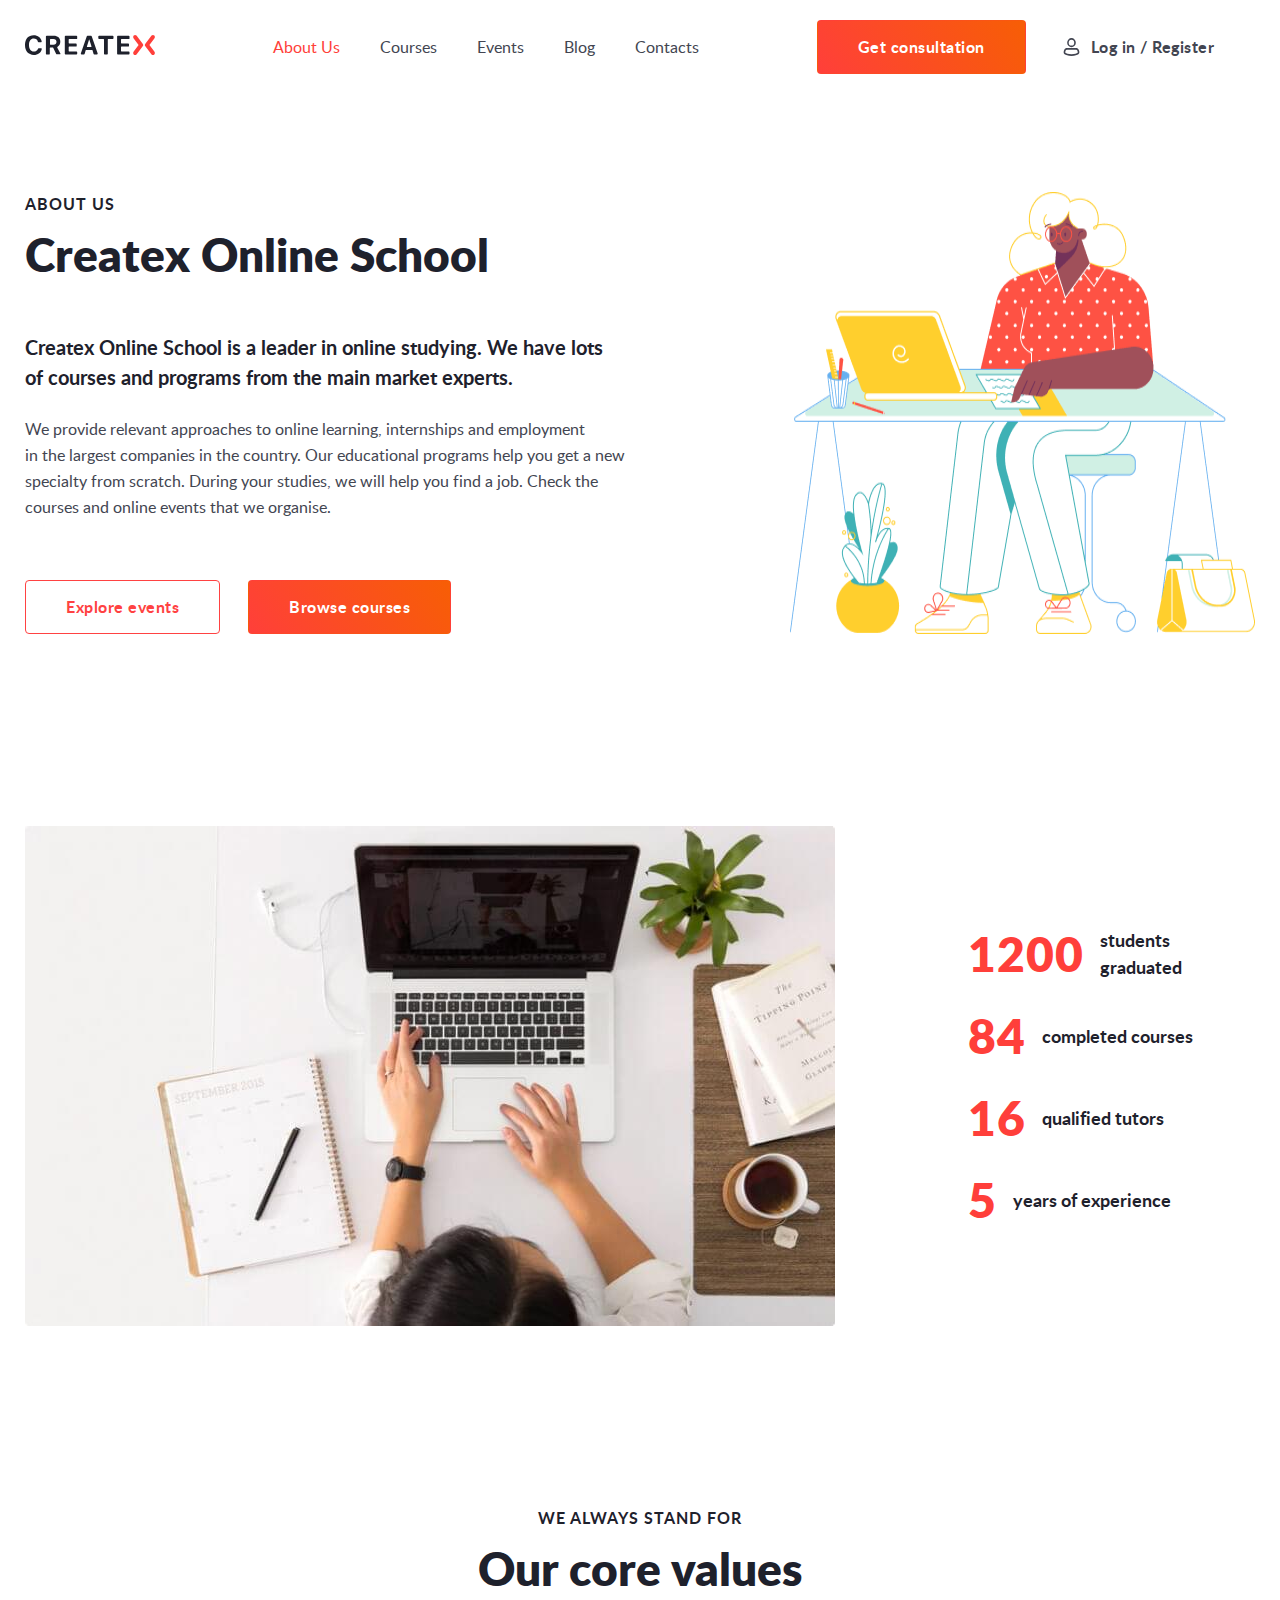
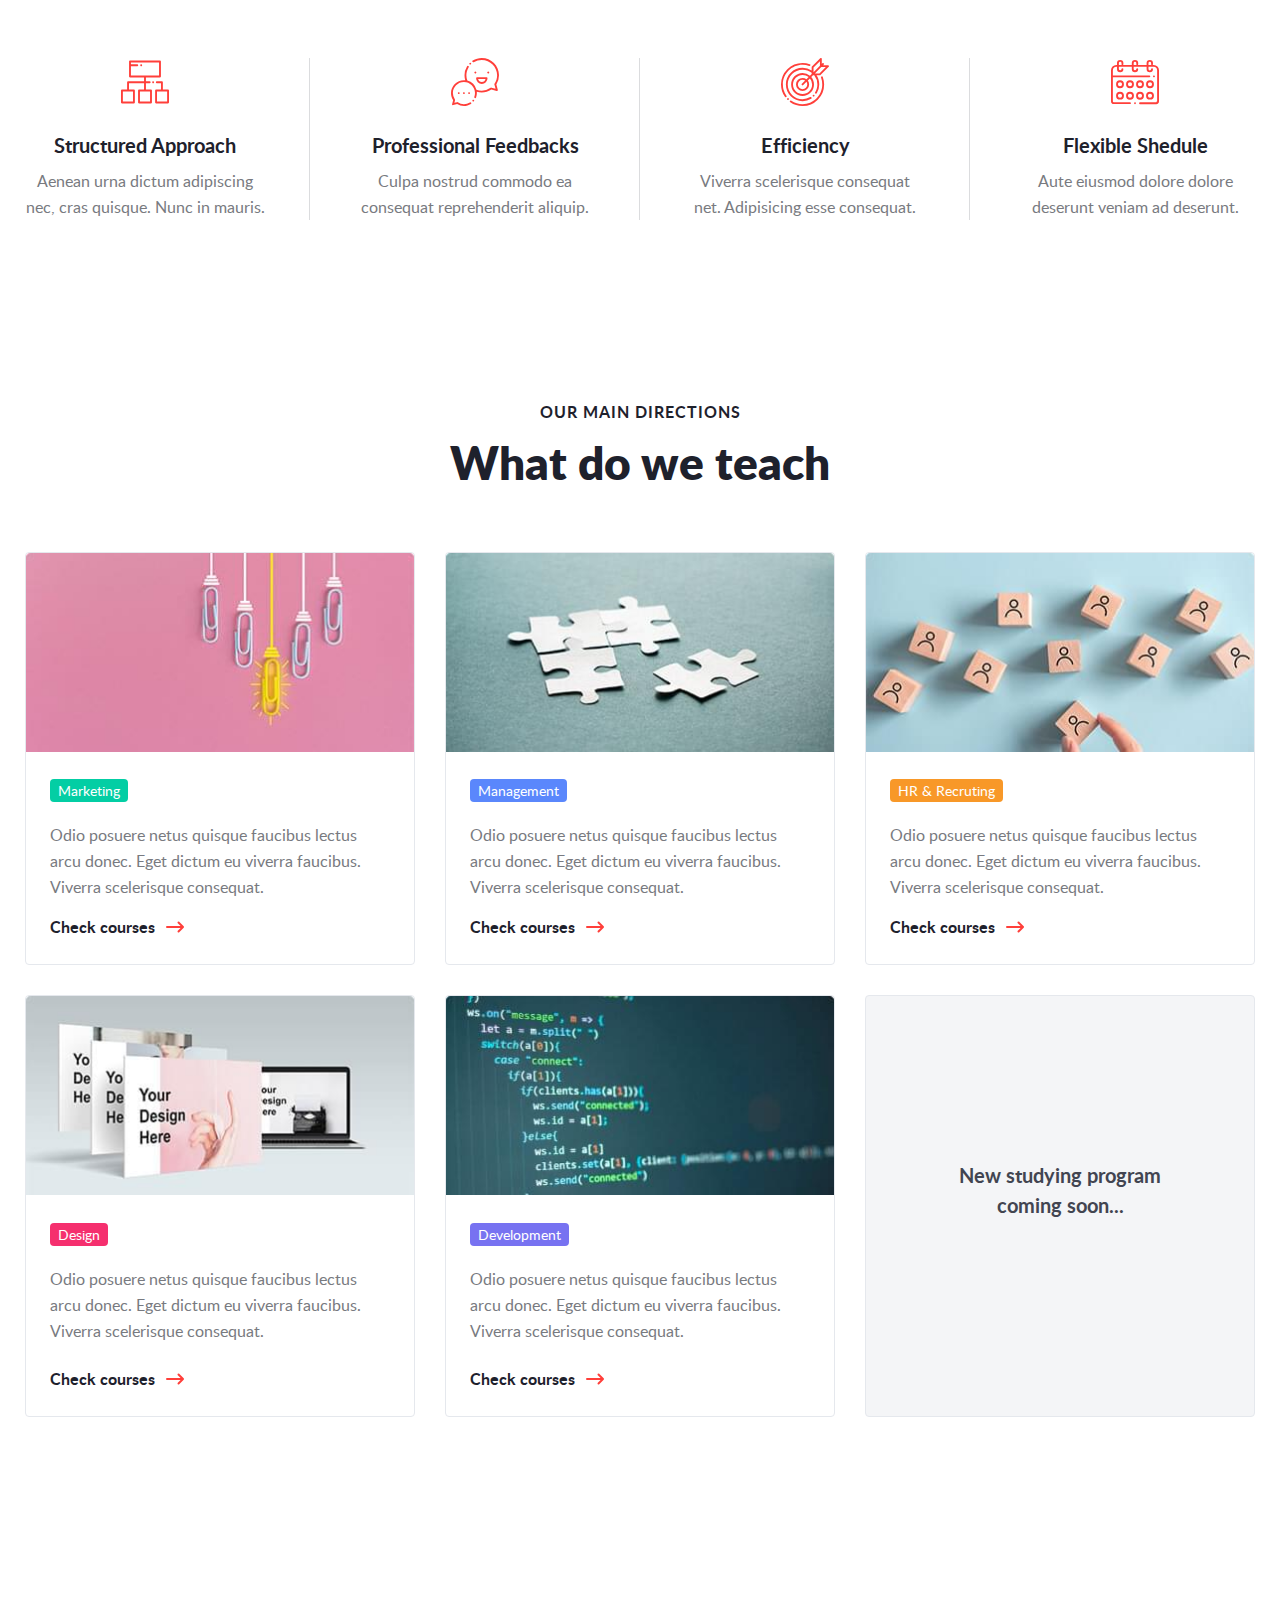
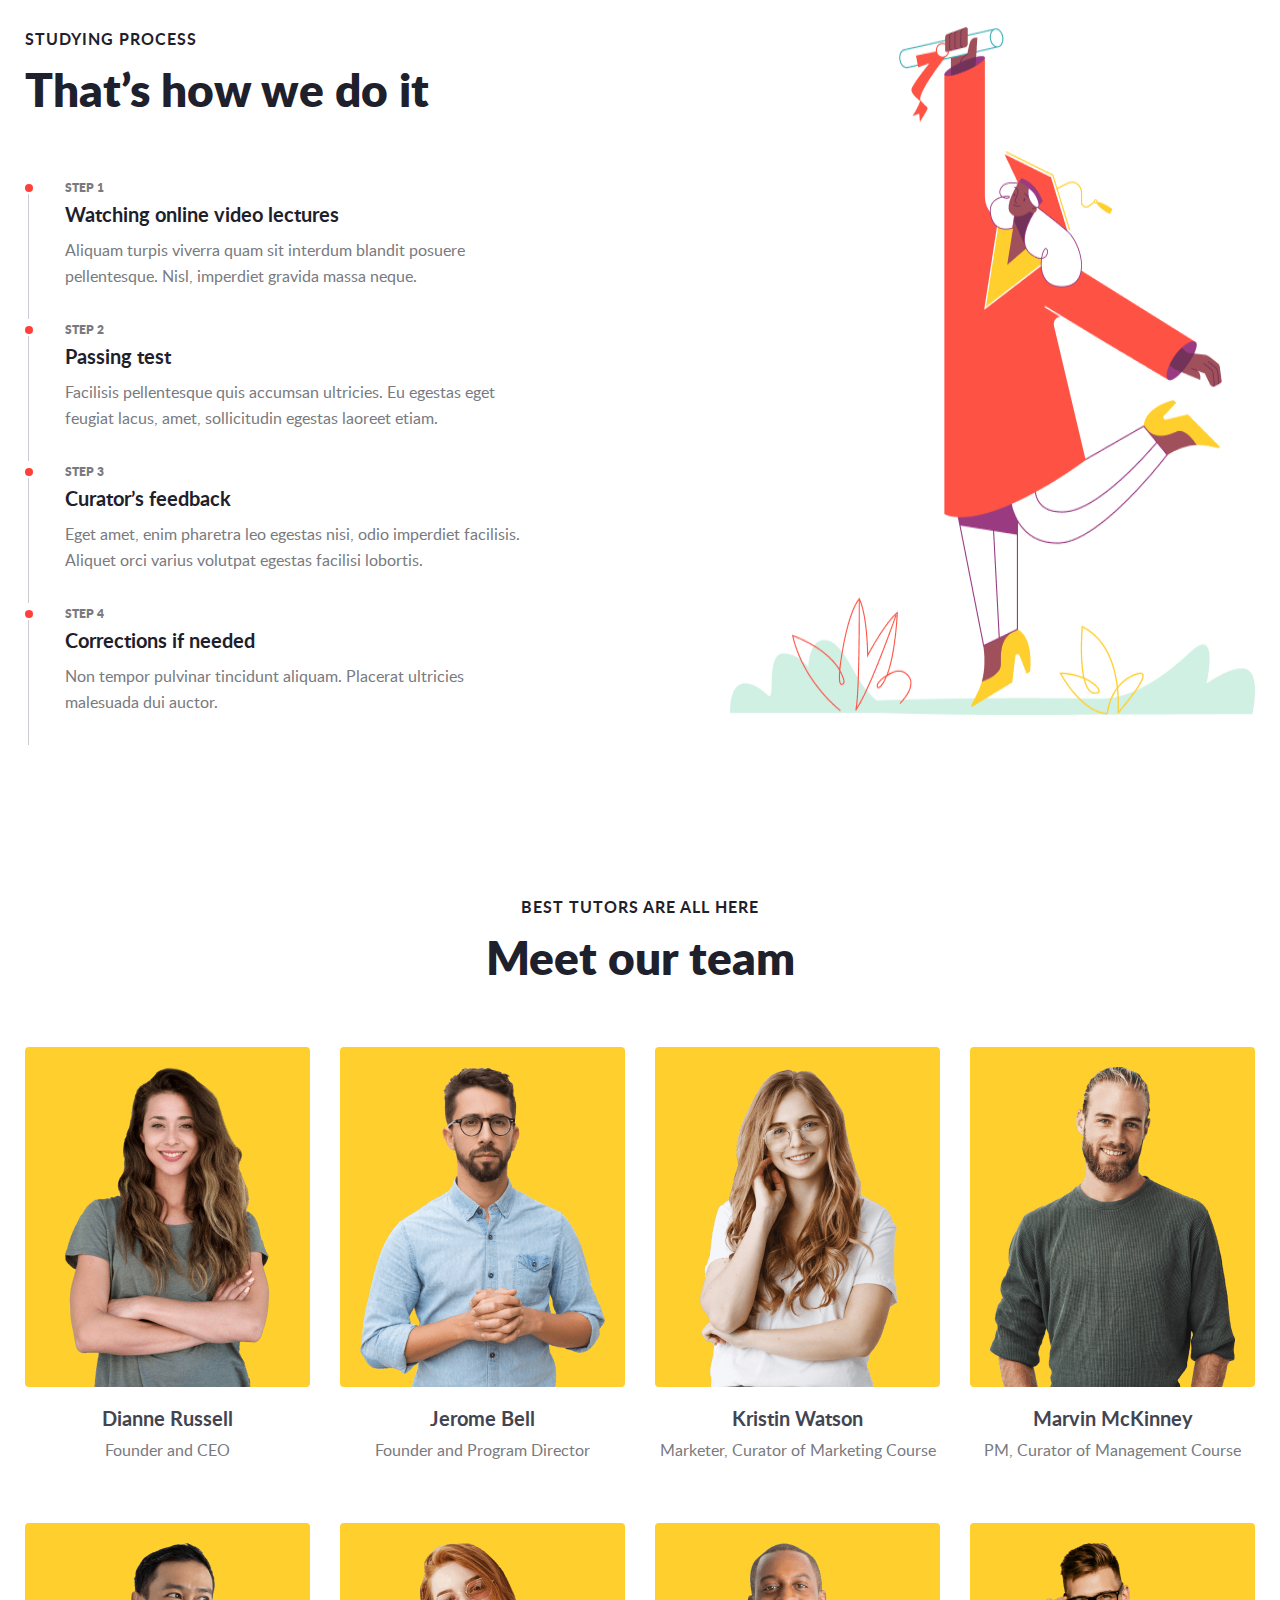
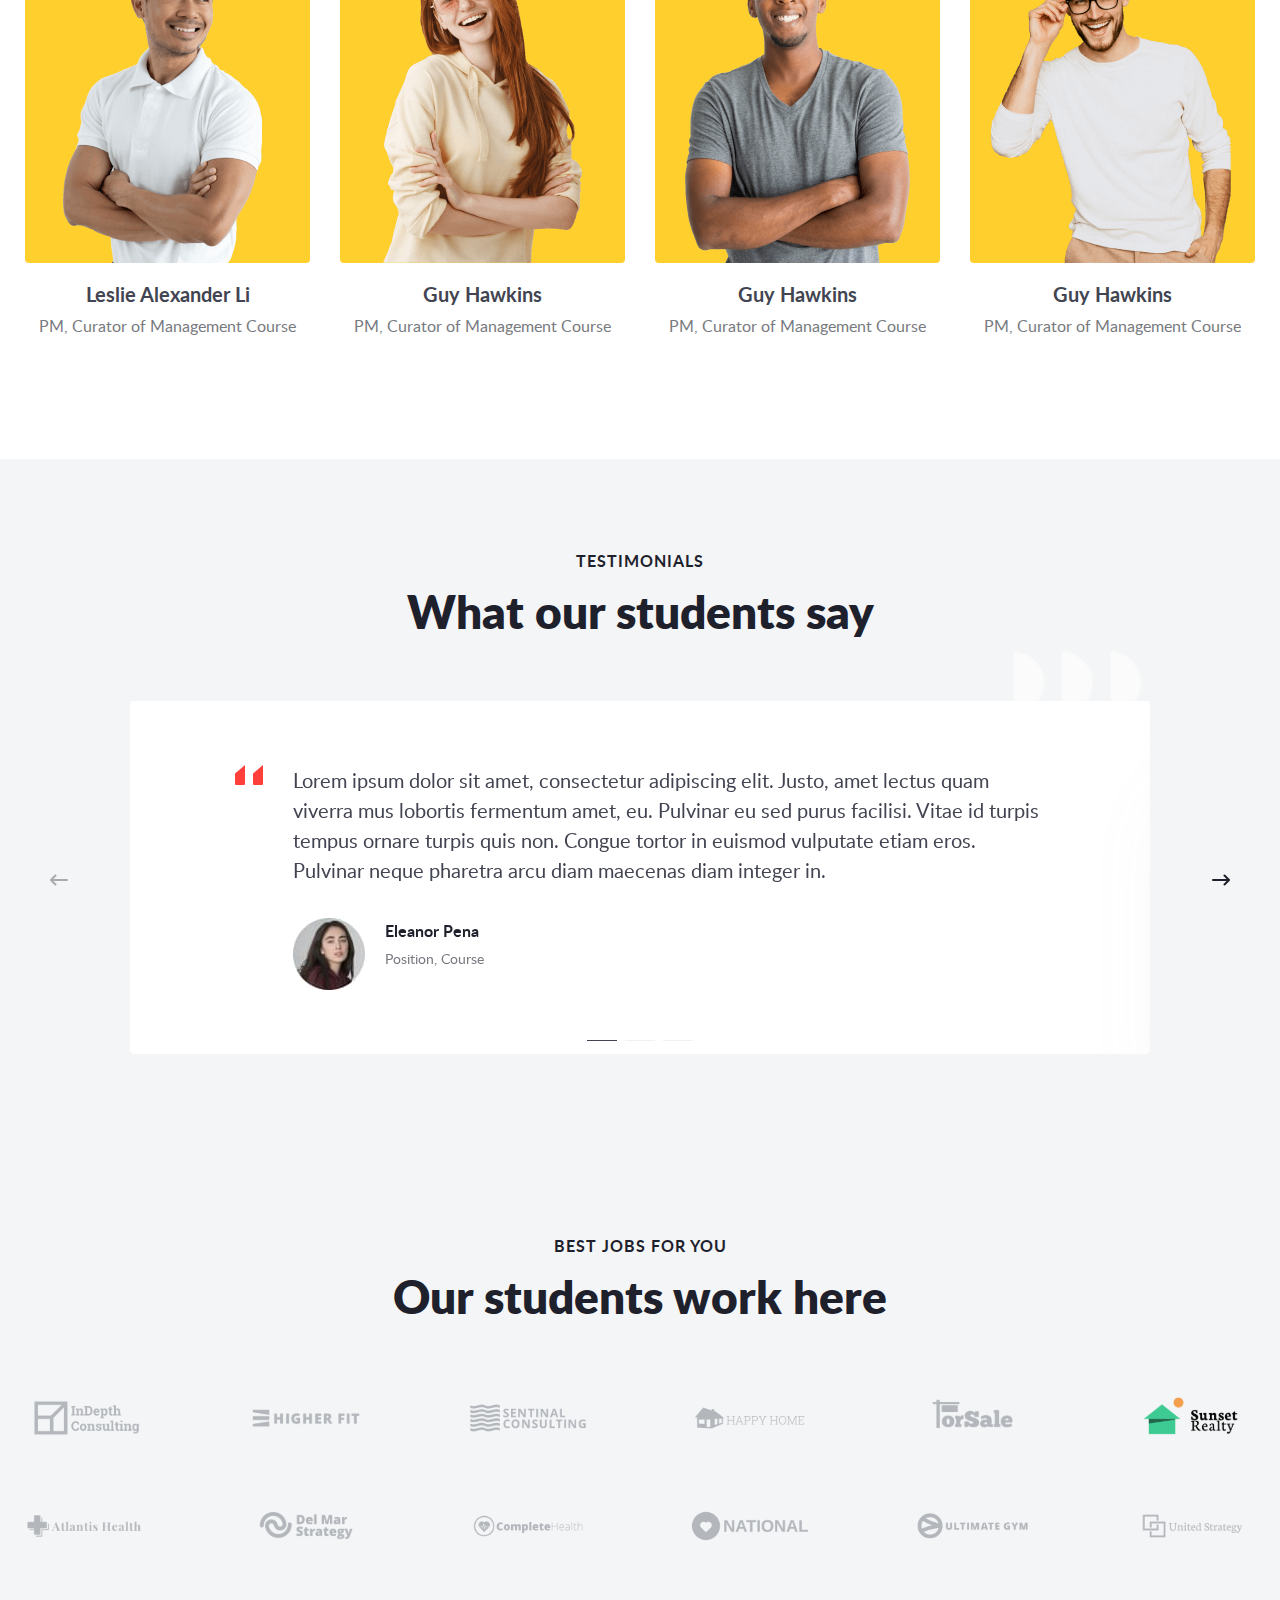
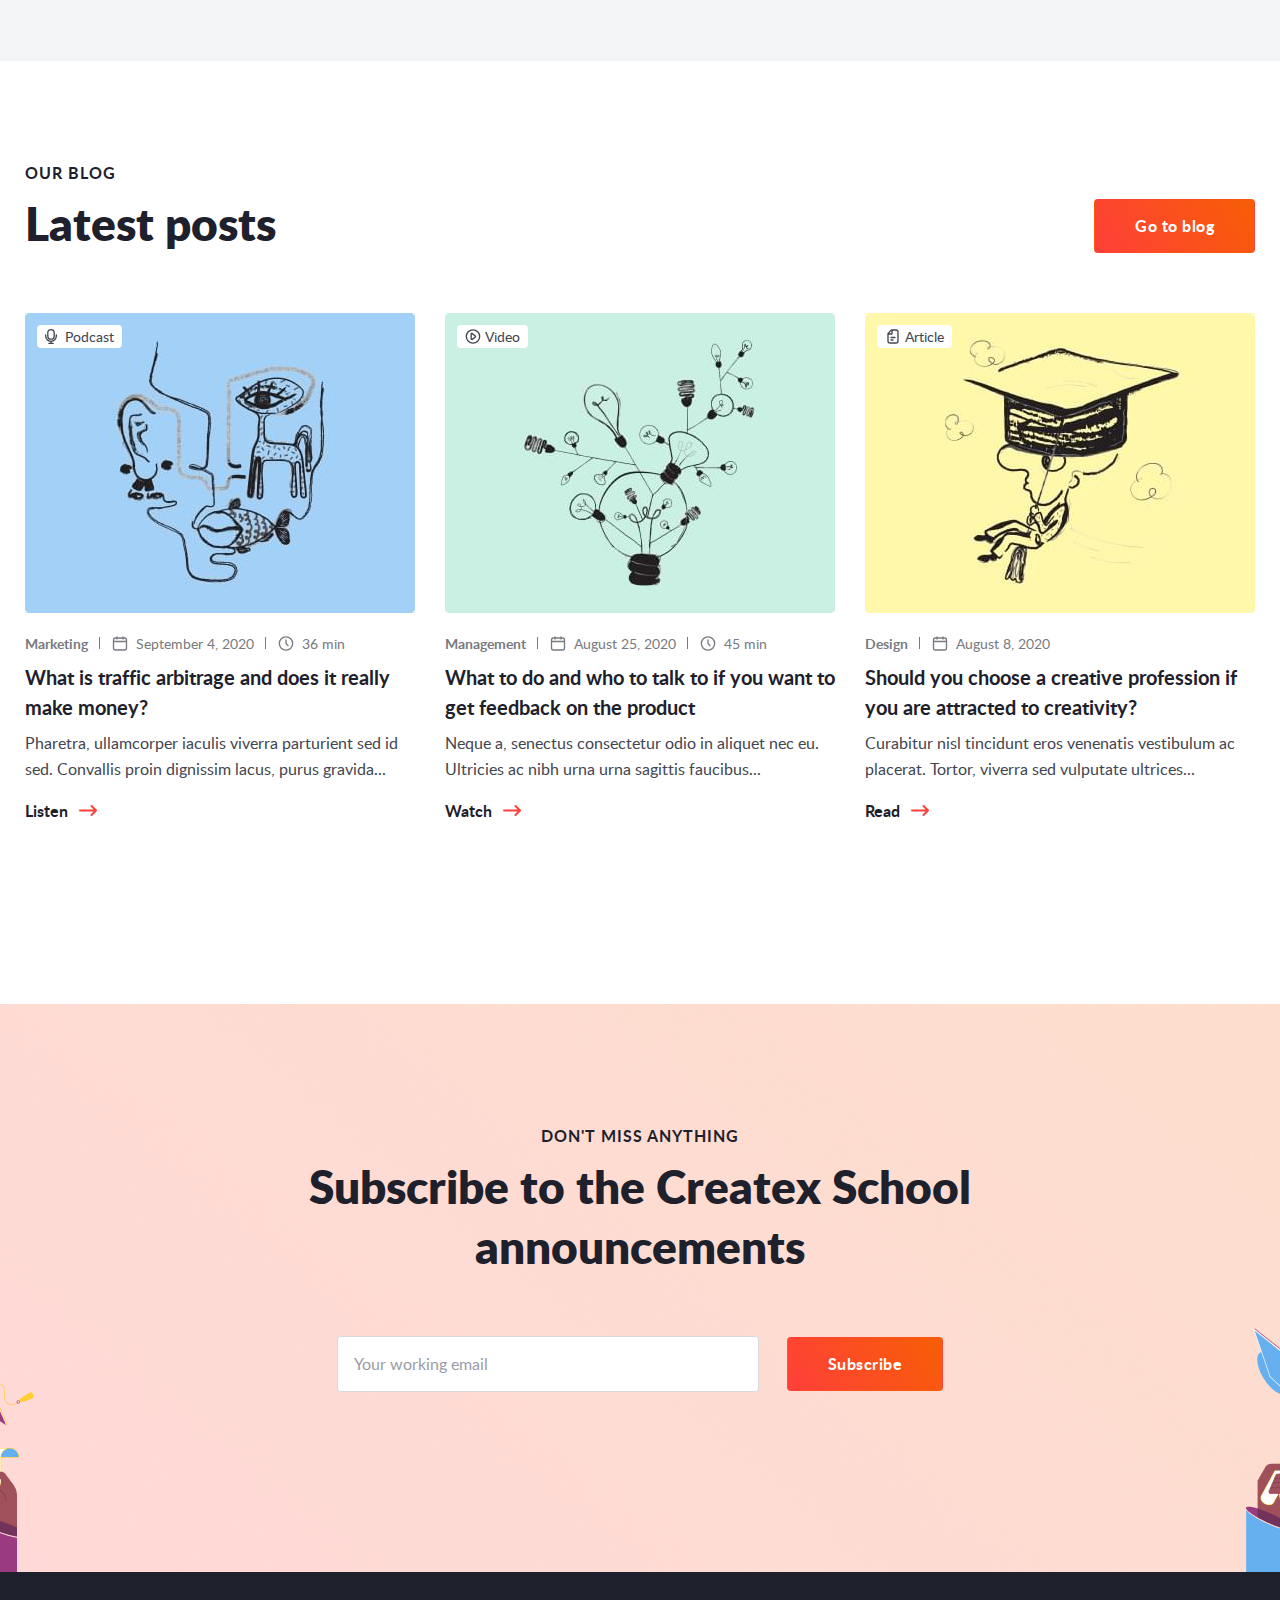
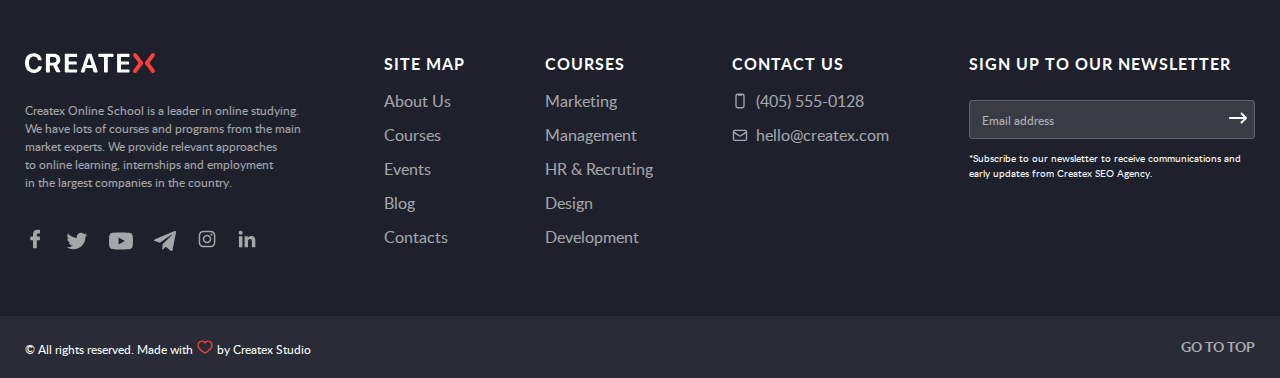
<file: about-us.html>
<!DOCTYPE html>
<html lang="en">
<head>
  <meta charset="UTF-8">
  <meta http-equiv="X-UA-Compatible" content="IE=edge">
  <meta name="viewport" content="width=device-width, initial-scale=1.0">
  <title>CreateX - about us</title>
  <link rel="icon" type="image/png" href="images/favicon.png">
  <link rel="apple-touch-icon" href="apple-touch-favicon.png">
  <link rel="stylesheet" href="https://unpkg.com/swiper@8/swiper-bundle.min.css" />

  <script src="https://unpkg.com/swiper@8/swiper-bundle.min.js"></script>
  <link rel="stylesheet" href="./styles/main.css">

  <script defer src="./js/app.js"></script>
</head>
<body>
  <header class="header">
    <div class="container header__container">
  <a class="btn__scroll" href="#">up ↑</a>
  <div class="header__burger header-burger">
    <span class="header-burger__menu menu menu1"></span>
    <span class="header-burger__menu menu menu2"></span>
    <span class="header-burger__menu menu menu3"></span>
  </div>
  <a class="header__link-logo" href="index.html">
    <img class="header__logo" src="images/icons/logo_black.svg" alt="logo of company">
  </a>
  <nav class="header__nav">
    <ul class="header__list">
      <li class="header__item">
        <a class="header__link active" href="about-us.html">About Us</a>
      </li>
      <li class="header__item">
        <a class="header__link" href="courses.html">Courses</a>
      </li>
      <li class="header__item">
        <a class="header__link" href="events.html">Events</a>
      </li>
      <li class="header__item">
        <a class="header__link" href="blog.html">Blog</a>
      </li>
      <li class="header__item">
        <a class="header__link" href="contacts.html">Contacts</a>
      </li>
    </ul>
  </nav>
  <div class="header__wrap">
    <button class="header__btn btn btn-color">Get consultation</button>
    <button class="header__login btn">Log in / Register</button>  
  </div>
  <div class="consultation">
    <div class="modal-content">
  <h2 class="modal__title">Get consultation</h2>
  <form class="modal__form">
    <div class="modal__box">
      <label class="modal__label">Your name</label>
      <input class="modal__input" type="text" placeholder="Your name">
    </div>
    <div class="modal__box">
      <label class="modal__label">Email</label>
      <input class="modal__input" type="text" placeholder="Your working email">
    </div>
    <button class="modal__btn btn btn-color">Get consultation</button>
  </form>
  <div class="menu__close">
    <span class="menu__close-span close1"></span>
    <span class="menu__close-span close2"></span>
  </div>
</div>
  </div>
  <div class="modal">
    <div class="modal-content">
  <h2 class="modal__title">Sign in</h2>
  <span class="modal__subtitle">Sign in to your account using email and password provided during registration.</span>
  <form class="modal__form">
    <div class="modal__box">
      <label class="modal__label">Email</label>
      <input class="modal__input" type="text" placeholder="Your working email">
    </div>
    <div class="modal__box">
      <label class="modal__label">Password</label>
      <input class="modal__input" type="text" placeholder="Your password">
    </div>
    <div class="modal__wrap">
      <label class="miss-events__checkbox" for="check-agree">
        <input class="miss-events__check" id="check-agree" type="checkbox" value="yes" checked>
        <span class="miss-events__check_text">Keep me signed in</span>
      </label>
      <a class="modal__link" href="#">Forgot password?</a>
    </div>
    <button class="modal__btn btn btn-color">Sign in</button>
  </form>
  <div class="modal__sing">
    <span class="modal__span">Don't have an account?</span>
    <a class="modal__sing-link" href="#">Sign up</a>
  </div>
  <div class="menu__close">
    <span class="menu__close-span close1"></span>
    <span class="menu__close-span close2"></span>
  </div>
  <div class="modal__social">
    <span class="modal__subtitle">Or sign in with</span>
    <ul class="modal__list">
      <li class="modal__item">
        <a class="modal__item-link" href="#">
          <svg width="20" height="20" viewbox="0 0 20 20" fill="none" xmlns="http://www.w3.org/2000/svg">
            <path d="M14.6359 0.837799L12.3215 0.833984C9.72134 0.833984 8.04102 2.60489 8.04102 5.34584V7.42611H5.71401C5.51293 7.42611 5.3501 7.59357 5.3501 7.80013V10.8142C5.3501 11.0208 5.51312 11.188 5.71401 11.188H8.04102V18.7935C8.04102 19 8.20386 19.1673 8.40494 19.1673H11.441C11.6421 19.1673 11.8049 18.9999 11.8049 18.7935V11.188H14.5258C14.7268 11.188 14.8897 11.0208 14.8897 10.8142L14.8908 7.80013C14.8908 7.70095 14.8524 7.60597 14.7842 7.53578C14.7161 7.46559 14.6232 7.42611 14.5267 7.42611H11.8049V5.66264C11.8049 4.81505 12.0016 4.38476 13.0764 4.38476L14.6355 4.38419C14.8364 4.38419 14.9992 4.21673 14.9992 4.01037V1.21163C14.9992 1.00545 14.8366 0.83818 14.6359 0.837799Z" fill="white"/>
            </svg>
        </a>
      </li>
      <li class="modal__item">
        <a class="modal__item-link" href="#">
          <svg width="20" height="20" viewbox="0 0 20 20" fill="none" xmlns="http://www.w3.org/2000/svg">
            <path d="M10.1756 8.75219H18.4051C18.4959 9.25921 18.5413 9.74352 18.5413 10.2051C18.5413 11.8472 18.197 13.3134 17.5084 14.6037C16.8198 15.8939 15.8379 16.9022 14.5628 17.6287C13.2877 18.3552 11.8253 18.7184 10.1756 18.7184C8.98754 18.7184 7.85622 18.4895 6.78165 18.0317C5.70708 17.5739 4.78008 16.9552 4.00064 16.1758C3.2212 15.3963 2.60257 14.4693 2.14475 13.3948C1.68692 12.3202 1.45801 11.1889 1.45801 10.0008C1.45801 8.81273 1.68692 7.68141 2.14475 6.60685C2.60257 5.53228 3.2212 4.60528 4.00064 3.82584C4.78008 3.0464 5.70708 2.42777 6.78165 1.96994C7.85622 1.51212 8.98754 1.2832 10.1756 1.2832C12.4458 1.2832 14.3944 2.04372 16.0214 3.56476L13.649 5.84633C12.7183 4.94581 11.5604 4.49555 10.1756 4.49555C9.19942 4.49555 8.29702 4.74149 7.46839 5.23337C6.63976 5.72525 5.98329 6.39307 5.49898 7.23683C5.01467 8.08059 4.77251 9.00192 4.77251 10.0008C4.77251 10.9997 5.01467 11.921 5.49898 12.7648C5.98329 13.6086 6.63976 14.2764 7.46839 14.7683C8.29702 15.2601 9.19942 15.5061 10.1756 15.5061C10.834 15.5061 11.4394 15.4153 11.9918 15.2336C12.5442 15.052 12.9982 14.825 13.3539 14.5526C13.7096 14.2802 14.0198 13.9699 14.2847 13.6218C14.5496 13.2737 14.7444 12.9445 14.8693 12.6343C14.9941 12.324 15.0793 12.0289 15.1247 11.7489H10.1756V8.75219Z" fill="#787A80"/>
            </svg>
        </a>
      </li>
      <li class="modal__item">
        <a class="modal__item-link" href="#">
          <svg width="24" height="24" viewbox="0 0 24 24" fill="none" xmlns="http://www.w3.org/2000/svg">
            <path d="M22.5 5.77233C21.7271 6.10027 20.8978 6.32267 20.0264 6.42196C20.9161 5.91181 21.5972 5.10263 21.92 4.1414C21.0854 4.61383 20.1642 4.95688 19.1826 5.14285C18.3966 4.33994 17.2785 3.83984 16.0384 3.83984C13.6593 3.83984 11.7303 5.68691 11.7303 7.9637C11.7303 8.2866 11.7683 8.60199 11.8418 8.90357C8.26201 8.73141 5.08768 7.08917 2.96314 4.59372C2.59176 5.20189 2.38049 5.91053 2.38049 6.66697C2.38049 8.09814 3.14161 9.36093 4.2964 10.0997C3.5904 10.0771 2.92639 9.89116 2.34508 9.58205V9.63357C2.34508 11.6314 3.83056 13.2988 5.80024 13.6783C5.43936 13.7713 5.05882 13.8228 4.66514 13.8228C4.38696 13.8228 4.11794 13.7964 3.85417 13.7461C4.40267 15.3859 5.99315 16.5783 7.87756 16.611C6.40388 17.7167 4.54573 18.3739 2.52749 18.3739C2.17976 18.3739 1.83724 18.3537 1.5 18.3173C3.40671 19.4896 5.67036 20.1732 8.10327 20.1732C16.028 20.1732 20.3597 13.8881 20.3597 8.43741L20.3453 7.90341C21.1917 7.32537 21.9239 6.59912 22.5 5.77233Z" fill="white"/>
            </svg>
            
        </a>
      </li>
      <li class="modal__item">
        <a class="modal__item-link" href="#">
          <svg width="20" height="20" viewbox="0 0 20 20" fill="none" xmlns="http://www.w3.org/2000/svg">
            <path d="M18.329 18.3327L18.3332 18.332V12.2195C18.3332 9.22921 17.6894 6.92574 14.1936 6.92574C12.513 6.92574 11.3853 7.84796 10.9248 8.72227H10.8762V7.2049H7.56163V18.332H11.013V12.8223C11.013 11.3716 11.288 9.9688 13.0846 9.9688C14.8547 9.9688 14.8811 11.6244 14.8811 12.9153V18.3327H18.329Z" fill="white"/>
            <path d="M1.9415 7.2056H5.39706V18.3327H1.9415V7.2056Z" fill="white"/>
            <path d="M3.66789 1.66602C2.56303 1.66602 1.6665 2.56254 1.6665 3.6674C1.6665 4.77227 2.56303 5.68754 3.66789 5.68754C4.77275 5.68754 5.66928 4.77227 5.66928 3.6674C5.66859 2.56254 4.77206 1.66602 3.66789 1.66602Z" fill="white"/>
            </svg>
        </a>
      </li>
    </ul>
  </div>
</div>
  </div>
</div>
  </header>

  <main>
    <section class="about-hero">
      <div class="container about-hero__container">
        <div class="about-hero__wrap">
          <span class="about-hero__subtitle subtitle">About us</span>
          <h2 class="about-hero__title title">Createx Online School</h2>
          <p class="about-hero__text-bold">
            Createx Online School is a leader in online studying. We have lots of courses and programs from the main market experts.
          </p>
          <p class="about-hero__text">
            We provide relevant approaches to online learning, internships and employment in the largest companies in the country. Our educational programs help you get a new specialty from scratch. During your studies, we will help you find a job. Check the courses and online events that we organise.
          </p>
          <div class="about-hero__box">
            <a class="btn btn-uncolor" href="events.html">Explore events</a>
            <a class="btn btn-color" href="courses.html">Browse courses</a>
          </div>
        </div>
        <img class="about-hero__img" src="images/about_us/about-hero_illustration.png" alt="" aria-hidden="true">
      </div>
    </section>
    <section class="about-more">
      <div class="container about-more__container">
        <img class="about-more__img" src="images/about_us/info_img.jpg" alt="" aria-hidden="true">
        <div class="about-more__wrap">
          <ul class="about-more__list">
            <li class="about-more__item">
              <span class="about-more__span-bold">1200</span>
              <span class="about-more__span">students graduated</span>
            </li>
            <li class="about-more__item">
              <span class="about-more__span-bold">84</span>
              <span class="about-more__span">completed courses</span>
            </li>
            <li class="about-more__item">
              <span class="about-more__span-bold">16</span>
              <span class="about-more__span">qualified tutors</span>
            </li>
            <li class="about-more__item">
              <span class="about-more__span-bold">5</span>
              <span class="about-more__span">years of experience</span>
            </li>
          </ul>
        </div>
      </div>
    </section>
    <section class="core">
      <div class="container core__container">
        <span class="core__subtitle subtitle">We always stand for</span>
        <h2 class="core__title title">Our core values</h2>
        <ul class="core__list">
          <li class="core__item core1">
            <h3 class="core__sub">Structured Approach</h3>
            <p class="core__text">Aenean urna dictum adipiscing nec, cras quisque. Nunc in mauris. </p>
          </li>
          <li class="core__item core2">
            <h3 class="core__sub">Professional Feedbacks</h3>
            <p class="core__text">Culpa nostrud commodo ea consequat reprehenderit aliquip. </p>
          </li>
          <li class="core__item core3">
            <h3 class="core__sub">Efficiency</h3>
            <p class="core__text">Viverra scelerisque consequat net. Adipisicing esse consequat. </p>
          </li>
          <li class="core__item core4">
            <h3 class="core__sub">Flexible Shedule</h3>
            <p class="core__text">Aute eiusmod dolore dolore deserunt veniam ad deserunt. </p>
          </li>
        </ul>
      </div>
    </section>
    <section class="main-directions">
      <div class="container main-directions__container">
        <span class="main-directions__subtitle subtitle">our main directions</span>
        <h2 class="main-directions__title title">What do we teach</h2>
        <ul class="main-directions__list">
          <li class="main-directions__item">
            <img class="main-directions__img" src="images/about_us/main-directions/direc01.jpg" alt="" aria-hidden="true">
            <div class="main-directions__wrap">
              <span class="main-directions__span featured__direct marketing">Marketing</span>
              <p class="main-directions__text">
                Odio posuere netus quisque faucibus lectus arcu donec. Eget dictum eu viverra faucibus. Viverra scelerisque consequat.
              </p>
              <a class="main-directions__link" href="courses.html">
                Check courses
              </a>
            </div>
          </li>
          <li class="main-directions__item">
            <img class="main-directions__img" src="images/about_us/main-directions/direc02.jpg" alt=""  aria-hidden="true">
            <div class="main-directions__wrap">
              <span class="main-directions__span featured__direct management">Management</span>
              <p class="main-directions__text">
                Odio posuere netus quisque faucibus lectus arcu donec. Eget dictum eu viverra faucibus. Viverra scelerisque consequat.
              </p>
              <a class="main-directions__link" href="courses.html">
                Check courses
              </a>
            </div>
          </li>
          <li class="main-directions__item">
            <img class="main-directions__img" src="images/about_us/main-directions/direc03.jpg" alt="" aria-hidden="true">
            <div class="main-directions__wrap">
              <span class="main-directions__span featured__direct hr">HR & Recruting</span>
              <p class="main-directions__text">
                Odio posuere netus quisque faucibus lectus arcu donec. Eget dictum eu viverra faucibus. Viverra scelerisque consequat.
              </p>
              <a class="main-directions__link" href="courses.html">
                Check courses
              </a>
            </div>
          </li>
          <li class="main-directions__item">
            <img class="main-directions__img" src="images/about_us/main-directions/direc04.jpg" alt="" aria-hidden="true">
            <div class="main-directions__wrap">
              <span class="main-directions__span featured__direct design">Design</span>
              <p class="main-directions__text">
                Odio posuere netus quisque faucibus lectus arcu donec. Eget dictum eu viverra faucibus. Viverra scelerisque consequat.
              </p>
              <a class="main-directions__link" href="courses.html">
                Check courses
              </a>
            </div>
          </li>
          <li class="main-directions__item">
            <img class="main-directions__img" src="images/about_us/main-directions/direc05.jpg" alt="" aria-hidden="true">
            <div class="main-directions__wrap">
              <span class="main-directions__span featured__direct development">Development</span>
              <p class="main-directions__text">
                Odio posuere netus quisque faucibus lectus arcu donec. Eget dictum eu viverra faucibus. Viverra scelerisque consequat.
              </p>
              <a class="main-directions__link" href="courses.html">
                Check courses
              </a>
            </div>
          </li>
          <li class="main-directions__item direction05">
            <p class="main-directions__text-direc">New studying program coming soon...</p>
          </li>
        </ul>
      </div>
    </section>
    <section class="studying-proc">
      <div class="container studying-proc__container">
        <div class="studying-proc__wrap">
          <span class="studying-proc__subtitle subtitle">Studying process</span>
          <h2 class="studying-proc__title title">That&rsquo;s how we&nbsp;do&nbsp;it</h2>
          <ul class="studying-proc__list">
            <li class="studying-proc__item">
              <span class="studying-proc__span">STEP 1</span>
              <h3 class="studying-proc__sub">Watching online video lectures</h3>
              <p class="studying-proc__text">
                Aliquam turpis viverra quam sit interdum blandit posuere pellentesque. Nisl, imperdiet gravida massa neque.
              </p>
            </li>
            <li class="studying-proc__item">
              <span class="studying-proc__span">STEP 2</span>
              <h3 class="studying-proc__sub">Passing test</h3>
              <p class="studying-proc__text">
                Facilisis pellentesque quis accumsan ultricies. Eu egestas eget feugiat lacus, amet, sollicitudin egestas laoreet etiam. 
              </p>
            </li>
            <li class="studying-proc__item">
              <span class="studying-proc__span">STEP 3</span>
              <h3 class="studying-proc__sub">Curator’s feedback</h3>
              <p class="studying-proc__text">
                Eget amet, enim pharetra leo egestas nisi, odio imperdiet facilisis. Aliquet orci varius volutpat egestas facilisi lobortis. 
              </p>
            </li>
            <li class="studying-proc__item">
              <span class="studying-proc__span">STEP 4</span>
              <h3 class="studying-proc__sub">Corrections if needed</h3>
              <p class="studying-proc__text">
                Non tempor pulvinar tincidunt aliquam. Placerat ultricies malesuada dui auctor.
              </p>
            </li>
          </ul>
        </div>
        <img class="studying-proc__img" src="images/about_us/studying-proc_illustration.png" alt="" aria-hidden="true">
      </div>
    </section>
    <section class="tutors">
      <div class="container tutors__container">
        <span class="tutors__subtitle subtitle">Best tutors are all here</span>
        <h2 class="tutors__title title">Meet our team</h2>
        <ul class="tutor__list">
          <li class="tutor__item team__slide1">
            <div class="team__info">
              <div class="tutor__wrap_img">
                <img class="team__img" src="images/about_us/tutors/Dianne_Russell.png" alt="Dianne Russell">
              </div>
              <ul class="team__social">
                <li class="team__item">
                  <a class="team__link" href="#">
                    <svg width="20" height="20" viewbox="0 0 20 20" fill="none" xmlns="http://www.w3.org/2000/svg">
                      <path d="M14.6359 0.837799L12.3215 0.833984C9.72134 0.833984 8.04102 2.60489 8.04102 5.34584V7.42611H5.71401C5.51293 7.42611 5.3501 7.59357 5.3501 7.80013V10.8142C5.3501 11.0208 5.51312 11.188 5.71401 11.188H8.04102V18.7935C8.04102 19 8.20386 19.1673 8.40494 19.1673H11.441C11.6421 19.1673 11.8049 18.9999 11.8049 18.7935V11.188H14.5258C14.7268 11.188 14.8897 11.0208 14.8897 10.8142L14.8908 7.80013C14.8908 7.70095 14.8524 7.60597 14.7842 7.53578C14.7161 7.46559 14.6232 7.42611 14.5267 7.42611H11.8049V5.66264C11.8049 4.81505 12.0016 4.38476 13.0764 4.38476L14.6355 4.38419C14.8364 4.38419 14.9992 4.21673 14.9992 4.01037V1.21163C14.9992 1.00545 14.8366 0.83818 14.6359 0.837799Z" fill="white"/>
                      </svg>
                  </a>
                </li>
                <li class="team__item">
                  <a class="team__link" href="#">
                    <svg width="20" height="20" viewbox="0 0 20 20" fill="none" xmlns="http://www.w3.org/2000/svg">
                      <path d="M18.3169 6.56606C18.2778 5.6805 18.1346 5.07168 17.9295 4.54413C17.7178 3.98415 17.3923 3.4828 16.9657 3.06603C16.5489 2.64277 16.0443 2.31388 15.4908 2.10555C14.9602 1.90041 14.3545 1.7572 13.469 1.71816C12.5768 1.67581 12.2936 1.66602 10.0308 1.66602C7.76794 1.66602 7.48471 1.67581 6.59584 1.71485C5.71028 1.7539 5.10146 1.89723 4.57404 2.10225C4.01393 2.31388 3.51258 2.63946 3.09581 3.06603C2.67255 3.4828 2.34379 3.98746 2.13534 4.54095C1.9302 5.07168 1.78699 5.67719 1.74795 6.56275C1.70559 7.45493 1.6958 7.73816 1.6958 10.001C1.6958 12.2638 1.70559 12.547 1.74464 13.4359C1.78368 14.3215 1.92702 14.9303 2.13216 15.4578C2.34379 16.0178 2.67255 16.5191 3.09581 16.9359C3.51258 17.3592 4.01724 17.6881 4.57073 17.8964C5.10146 18.1015 5.70697 18.2447 6.59266 18.2838C7.4814 18.323 7.76476 18.3326 10.0276 18.3326C12.2904 18.3326 12.5736 18.323 13.4625 18.2838C14.348 18.2447 14.9569 18.1015 15.4843 17.8964C16.6044 17.4633 17.4899 16.5778 17.923 15.4578C18.128 14.9271 18.2713 14.3215 18.3104 13.4359C18.3494 12.547 18.3592 12.2638 18.3592 10.001C18.3592 7.73816 18.3559 7.45493 18.3169 6.56606ZM16.816 13.3708C16.7801 14.1847 16.6434 14.6243 16.5295 14.9173C16.2494 15.6434 15.6731 16.2196 14.9471 16.4997C14.654 16.6136 14.2113 16.7504 13.4005 16.7861C12.5215 16.8253 12.2578 16.8349 10.0341 16.8349C7.81029 16.8349 7.54334 16.8253 6.66744 16.7861C5.85348 16.7504 5.41394 16.6136 5.12092 16.4997C4.7596 16.3661 4.43071 16.1545 4.16375 15.8778C3.88701 15.6075 3.67538 15.2819 3.54184 14.9206C3.42788 14.6276 3.29116 14.1847 3.25542 13.3741C3.21625 12.495 3.20659 12.2312 3.20659 10.0075C3.20659 7.7837 3.21625 7.51674 3.25542 6.64097C3.29116 5.82701 3.42788 5.38747 3.54184 5.09444C3.67538 4.733 3.88701 4.40423 4.16706 4.13715C4.43719 3.8604 4.76278 3.64877 5.12423 3.51536C5.41725 3.40141 5.8601 3.26469 6.67075 3.22882C7.54983 3.18978 7.8136 3.17998 10.0372 3.17998C12.2643 3.17998 12.528 3.18978 13.4039 3.22882C14.2178 3.26469 14.6573 3.40141 14.9504 3.51536C15.3117 3.64877 15.6406 3.8604 15.9075 4.13715C16.1843 4.40741 16.3959 4.733 16.5295 5.09444C16.6434 5.38747 16.7801 5.83019 16.816 6.64097C16.855 7.52005 16.8648 7.7837 16.8648 10.0075C16.8648 12.2312 16.855 12.4917 16.816 13.3708Z" fill="white"/>
                      <path d="M10.0307 5.71954C7.66708 5.71954 5.74931 7.63719 5.74931 10.001C5.74931 12.3648 7.66708 14.2824 10.0307 14.2824C12.3945 14.2824 14.3122 12.3648 14.3122 10.001C14.3122 7.63719 12.3945 5.71954 10.0307 5.71954ZM10.0307 12.7782C8.49732 12.7782 7.25349 11.5345 7.25349 10.001C7.25349 8.46743 8.49732 7.22372 10.0307 7.22372C11.5643 7.22372 12.808 8.46743 12.808 10.001C12.808 11.5345 11.5643 12.7782 10.0307 12.7782Z" fill="white"/>
                      <path d="M15.4811 5.55027C15.4811 6.10223 15.0336 6.54979 14.4815 6.54979C13.9295 6.54979 13.482 6.10223 13.482 5.55027C13.482 4.99817 13.9295 4.55074 14.4815 4.55074C15.0336 4.55074 15.4811 4.99817 15.4811 5.55027Z" fill="white"/>
                      </svg>
                  </a>
                </li>
                <li class="team__item">
                  <a class="team__link" href="#">
                    <svg width="20" height="20" viewbox="0 0 20 20" fill="none" xmlns="http://www.w3.org/2000/svg">
                      <path d="M18.329 18.3327L18.3332 18.332V12.2195C18.3332 9.22921 17.6894 6.92574 14.1936 6.92574C12.513 6.92574 11.3853 7.84796 10.9248 8.72227H10.8762V7.2049H7.56163V18.332H11.013V12.8223C11.013 11.3716 11.288 9.9688 13.0846 9.9688C14.8547 9.9688 14.8811 11.6244 14.8811 12.9153V18.3327H18.329Z" fill="white"/>
                      <path d="M1.9415 7.2056H5.39706V18.3327H1.9415V7.2056Z" fill="white"/>
                      <path d="M3.66789 1.66602C2.56303 1.66602 1.6665 2.56254 1.6665 3.6674C1.6665 4.77227 2.56303 5.68754 3.66789 5.68754C4.77275 5.68754 5.66928 4.77227 5.66928 3.6674C5.66859 2.56254 4.77206 1.66602 3.66789 1.66602Z" fill="white"/>
                      </svg>
                  </a>
                </li>
              </ul>
            </div>
            <span class="team__name">Dianne Russell</span>
            <span class="team__position">Founder and CEO</span>
          </li>
          <li class="tutor__item team__slide2">
            <div class="team__info">
              <div class="tutor__wrap_img">
                <img class="team__img" src="images/about_us/tutors/Jerome_Bell.png" alt="Jerome Bell">
              </div>
              <ul class="team__social">
                <li class="team__item">
                  <a class="team__link" href="#">
                    <svg width="20" height="20" viewbox="0 0 20 20" fill="none" xmlns="http://www.w3.org/2000/svg">
                      <path d="M14.6359 0.837799L12.3215 0.833984C9.72134 0.833984 8.04102 2.60489 8.04102 5.34584V7.42611H5.71401C5.51293 7.42611 5.3501 7.59357 5.3501 7.80013V10.8142C5.3501 11.0208 5.51312 11.188 5.71401 11.188H8.04102V18.7935C8.04102 19 8.20386 19.1673 8.40494 19.1673H11.441C11.6421 19.1673 11.8049 18.9999 11.8049 18.7935V11.188H14.5258C14.7268 11.188 14.8897 11.0208 14.8897 10.8142L14.8908 7.80013C14.8908 7.70095 14.8524 7.60597 14.7842 7.53578C14.7161 7.46559 14.6232 7.42611 14.5267 7.42611H11.8049V5.66264C11.8049 4.81505 12.0016 4.38476 13.0764 4.38476L14.6355 4.38419C14.8364 4.38419 14.9992 4.21673 14.9992 4.01037V1.21163C14.9992 1.00545 14.8366 0.83818 14.6359 0.837799Z" fill="white"/>
                      </svg>
                  </a>
                </li>
                <li class="team__item">
                  <a class="team__link" href="#">
                    <svg width="20" height="20" viewbox="0 0 20 20" fill="none" xmlns="http://www.w3.org/2000/svg">
                      <path d="M18.3169 6.56606C18.2778 5.6805 18.1346 5.07168 17.9295 4.54413C17.7178 3.98415 17.3923 3.4828 16.9657 3.06603C16.5489 2.64277 16.0443 2.31388 15.4908 2.10555C14.9602 1.90041 14.3545 1.7572 13.469 1.71816C12.5768 1.67581 12.2936 1.66602 10.0308 1.66602C7.76794 1.66602 7.48471 1.67581 6.59584 1.71485C5.71028 1.7539 5.10146 1.89723 4.57404 2.10225C4.01393 2.31388 3.51258 2.63946 3.09581 3.06603C2.67255 3.4828 2.34379 3.98746 2.13534 4.54095C1.9302 5.07168 1.78699 5.67719 1.74795 6.56275C1.70559 7.45493 1.6958 7.73816 1.6958 10.001C1.6958 12.2638 1.70559 12.547 1.74464 13.4359C1.78368 14.3215 1.92702 14.9303 2.13216 15.4578C2.34379 16.0178 2.67255 16.5191 3.09581 16.9359C3.51258 17.3592 4.01724 17.6881 4.57073 17.8964C5.10146 18.1015 5.70697 18.2447 6.59266 18.2838C7.4814 18.323 7.76476 18.3326 10.0276 18.3326C12.2904 18.3326 12.5736 18.323 13.4625 18.2838C14.348 18.2447 14.9569 18.1015 15.4843 17.8964C16.6044 17.4633 17.4899 16.5778 17.923 15.4578C18.128 14.9271 18.2713 14.3215 18.3104 13.4359C18.3494 12.547 18.3592 12.2638 18.3592 10.001C18.3592 7.73816 18.3559 7.45493 18.3169 6.56606ZM16.816 13.3708C16.7801 14.1847 16.6434 14.6243 16.5295 14.9173C16.2494 15.6434 15.6731 16.2196 14.9471 16.4997C14.654 16.6136 14.2113 16.7504 13.4005 16.7861C12.5215 16.8253 12.2578 16.8349 10.0341 16.8349C7.81029 16.8349 7.54334 16.8253 6.66744 16.7861C5.85348 16.7504 5.41394 16.6136 5.12092 16.4997C4.7596 16.3661 4.43071 16.1545 4.16375 15.8778C3.88701 15.6075 3.67538 15.2819 3.54184 14.9206C3.42788 14.6276 3.29116 14.1847 3.25542 13.3741C3.21625 12.495 3.20659 12.2312 3.20659 10.0075C3.20659 7.7837 3.21625 7.51674 3.25542 6.64097C3.29116 5.82701 3.42788 5.38747 3.54184 5.09444C3.67538 4.733 3.88701 4.40423 4.16706 4.13715C4.43719 3.8604 4.76278 3.64877 5.12423 3.51536C5.41725 3.40141 5.8601 3.26469 6.67075 3.22882C7.54983 3.18978 7.8136 3.17998 10.0372 3.17998C12.2643 3.17998 12.528 3.18978 13.4039 3.22882C14.2178 3.26469 14.6573 3.40141 14.9504 3.51536C15.3117 3.64877 15.6406 3.8604 15.9075 4.13715C16.1843 4.40741 16.3959 4.733 16.5295 5.09444C16.6434 5.38747 16.7801 5.83019 16.816 6.64097C16.855 7.52005 16.8648 7.7837 16.8648 10.0075C16.8648 12.2312 16.855 12.4917 16.816 13.3708Z" fill="white"/>
                      <path d="M10.0307 5.71954C7.66708 5.71954 5.74931 7.63719 5.74931 10.001C5.74931 12.3648 7.66708 14.2824 10.0307 14.2824C12.3945 14.2824 14.3122 12.3648 14.3122 10.001C14.3122 7.63719 12.3945 5.71954 10.0307 5.71954ZM10.0307 12.7782C8.49732 12.7782 7.25349 11.5345 7.25349 10.001C7.25349 8.46743 8.49732 7.22372 10.0307 7.22372C11.5643 7.22372 12.808 8.46743 12.808 10.001C12.808 11.5345 11.5643 12.7782 10.0307 12.7782Z" fill="white"/>
                      <path d="M15.4811 5.55027C15.4811 6.10223 15.0336 6.54979 14.4815 6.54979C13.9295 6.54979 13.482 6.10223 13.482 5.55027C13.482 4.99817 13.9295 4.55074 14.4815 4.55074C15.0336 4.55074 15.4811 4.99817 15.4811 5.55027Z" fill="white"/>
                      </svg>
                  </a>
                </li>
                <li class="team__item">
                  <a class="team__link" href="#">
                    <svg width="20" height="20" viewbox="0 0 20 20" fill="none" xmlns="http://www.w3.org/2000/svg">
                      <path d="M18.329 18.3327L18.3332 18.332V12.2195C18.3332 9.22921 17.6894 6.92574 14.1936 6.92574C12.513 6.92574 11.3853 7.84796 10.9248 8.72227H10.8762V7.2049H7.56163V18.332H11.013V12.8223C11.013 11.3716 11.288 9.9688 13.0846 9.9688C14.8547 9.9688 14.8811 11.6244 14.8811 12.9153V18.3327H18.329Z" fill="white"/>
                      <path d="M1.9415 7.2056H5.39706V18.3327H1.9415V7.2056Z" fill="white"/>
                      <path d="M3.66789 1.66602C2.56303 1.66602 1.6665 2.56254 1.6665 3.6674C1.6665 4.77227 2.56303 5.68754 3.66789 5.68754C4.77275 5.68754 5.66928 4.77227 5.66928 3.6674C5.66859 2.56254 4.77206 1.66602 3.66789 1.66602Z" fill="white"/>
                      </svg>
                  </a>
                </li>
              </ul>
            </div>
            <span class="team__name">Jerome Bell</span>
            <span class="team__position">Founder and Program Director</span>
          </li>
          <li class="tutor__item team__slide3">
            <div class="team__info">
              <div class="tutor__wrap_img">
                <img class="team__img" src="images/about_us/tutors/Kristin_Watson.png" alt="Kristin Watson">
              </div>
              <ul class="team__social">
                <li class="team__item">
                  <a class="team__link" href="#">
                    <svg width="20" height="20" viewbox="0 0 20 20" fill="none" xmlns="http://www.w3.org/2000/svg">
                      <path d="M14.6359 0.837799L12.3215 0.833984C9.72134 0.833984 8.04102 2.60489 8.04102 5.34584V7.42611H5.71401C5.51293 7.42611 5.3501 7.59357 5.3501 7.80013V10.8142C5.3501 11.0208 5.51312 11.188 5.71401 11.188H8.04102V18.7935C8.04102 19 8.20386 19.1673 8.40494 19.1673H11.441C11.6421 19.1673 11.8049 18.9999 11.8049 18.7935V11.188H14.5258C14.7268 11.188 14.8897 11.0208 14.8897 10.8142L14.8908 7.80013C14.8908 7.70095 14.8524 7.60597 14.7842 7.53578C14.7161 7.46559 14.6232 7.42611 14.5267 7.42611H11.8049V5.66264C11.8049 4.81505 12.0016 4.38476 13.0764 4.38476L14.6355 4.38419C14.8364 4.38419 14.9992 4.21673 14.9992 4.01037V1.21163C14.9992 1.00545 14.8366 0.83818 14.6359 0.837799Z" fill="white"/>
                      </svg>
                  </a>
                </li>
                <li class="team__item">
                  <a class="team__link" href="#">
                    <svg width="20" height="20" viewbox="0 0 20 20" fill="none" xmlns="http://www.w3.org/2000/svg">
                      <path d="M18.3169 6.56606C18.2778 5.6805 18.1346 5.07168 17.9295 4.54413C17.7178 3.98415 17.3923 3.4828 16.9657 3.06603C16.5489 2.64277 16.0443 2.31388 15.4908 2.10555C14.9602 1.90041 14.3545 1.7572 13.469 1.71816C12.5768 1.67581 12.2936 1.66602 10.0308 1.66602C7.76794 1.66602 7.48471 1.67581 6.59584 1.71485C5.71028 1.7539 5.10146 1.89723 4.57404 2.10225C4.01393 2.31388 3.51258 2.63946 3.09581 3.06603C2.67255 3.4828 2.34379 3.98746 2.13534 4.54095C1.9302 5.07168 1.78699 5.67719 1.74795 6.56275C1.70559 7.45493 1.6958 7.73816 1.6958 10.001C1.6958 12.2638 1.70559 12.547 1.74464 13.4359C1.78368 14.3215 1.92702 14.9303 2.13216 15.4578C2.34379 16.0178 2.67255 16.5191 3.09581 16.9359C3.51258 17.3592 4.01724 17.6881 4.57073 17.8964C5.10146 18.1015 5.70697 18.2447 6.59266 18.2838C7.4814 18.323 7.76476 18.3326 10.0276 18.3326C12.2904 18.3326 12.5736 18.323 13.4625 18.2838C14.348 18.2447 14.9569 18.1015 15.4843 17.8964C16.6044 17.4633 17.4899 16.5778 17.923 15.4578C18.128 14.9271 18.2713 14.3215 18.3104 13.4359C18.3494 12.547 18.3592 12.2638 18.3592 10.001C18.3592 7.73816 18.3559 7.45493 18.3169 6.56606ZM16.816 13.3708C16.7801 14.1847 16.6434 14.6243 16.5295 14.9173C16.2494 15.6434 15.6731 16.2196 14.9471 16.4997C14.654 16.6136 14.2113 16.7504 13.4005 16.7861C12.5215 16.8253 12.2578 16.8349 10.0341 16.8349C7.81029 16.8349 7.54334 16.8253 6.66744 16.7861C5.85348 16.7504 5.41394 16.6136 5.12092 16.4997C4.7596 16.3661 4.43071 16.1545 4.16375 15.8778C3.88701 15.6075 3.67538 15.2819 3.54184 14.9206C3.42788 14.6276 3.29116 14.1847 3.25542 13.3741C3.21625 12.495 3.20659 12.2312 3.20659 10.0075C3.20659 7.7837 3.21625 7.51674 3.25542 6.64097C3.29116 5.82701 3.42788 5.38747 3.54184 5.09444C3.67538 4.733 3.88701 4.40423 4.16706 4.13715C4.43719 3.8604 4.76278 3.64877 5.12423 3.51536C5.41725 3.40141 5.8601 3.26469 6.67075 3.22882C7.54983 3.18978 7.8136 3.17998 10.0372 3.17998C12.2643 3.17998 12.528 3.18978 13.4039 3.22882C14.2178 3.26469 14.6573 3.40141 14.9504 3.51536C15.3117 3.64877 15.6406 3.8604 15.9075 4.13715C16.1843 4.40741 16.3959 4.733 16.5295 5.09444C16.6434 5.38747 16.7801 5.83019 16.816 6.64097C16.855 7.52005 16.8648 7.7837 16.8648 10.0075C16.8648 12.2312 16.855 12.4917 16.816 13.3708Z" fill="white"/>
                      <path d="M10.0307 5.71954C7.66708 5.71954 5.74931 7.63719 5.74931 10.001C5.74931 12.3648 7.66708 14.2824 10.0307 14.2824C12.3945 14.2824 14.3122 12.3648 14.3122 10.001C14.3122 7.63719 12.3945 5.71954 10.0307 5.71954ZM10.0307 12.7782C8.49732 12.7782 7.25349 11.5345 7.25349 10.001C7.25349 8.46743 8.49732 7.22372 10.0307 7.22372C11.5643 7.22372 12.808 8.46743 12.808 10.001C12.808 11.5345 11.5643 12.7782 10.0307 12.7782Z" fill="white"/>
                      <path d="M15.4811 5.55027C15.4811 6.10223 15.0336 6.54979 14.4815 6.54979C13.9295 6.54979 13.482 6.10223 13.482 5.55027C13.482 4.99817 13.9295 4.55074 14.4815 4.55074C15.0336 4.55074 15.4811 4.99817 15.4811 5.55027Z" fill="white"/>
                      </svg>
                  </a>
                </li>
                <li class="team__item">
                  <a class="team__link" href="#">
                    <svg width="20" height="20" viewbox="0 0 20 20" fill="none" xmlns="http://www.w3.org/2000/svg">
                      <path d="M18.329 18.3327L18.3332 18.332V12.2195C18.3332 9.22921 17.6894 6.92574 14.1936 6.92574C12.513 6.92574 11.3853 7.84796 10.9248 8.72227H10.8762V7.2049H7.56163V18.332H11.013V12.8223C11.013 11.3716 11.288 9.9688 13.0846 9.9688C14.8547 9.9688 14.8811 11.6244 14.8811 12.9153V18.3327H18.329Z" fill="white"/>
                      <path d="M1.9415 7.2056H5.39706V18.3327H1.9415V7.2056Z" fill="white"/>
                      <path d="M3.66789 1.66602C2.56303 1.66602 1.6665 2.56254 1.6665 3.6674C1.6665 4.77227 2.56303 5.68754 3.66789 5.68754C4.77275 5.68754 5.66928 4.77227 5.66928 3.6674C5.66859 2.56254 4.77206 1.66602 3.66789 1.66602Z" fill="white"/>
                      </svg>
                  </a>
                </li>
              </ul>
            </div>
            <span class="team__name">Kristin Watson</span>
            <span class="team__position">Marketer, Curator of Marketing Course</span>
          </li>
          <li class="tutor__item team__slide4">
            <div class="team__info">
              <div class="tutor__wrap_img">
                <img class="team__img" src="images/about_us/tutors/Marvin_McKinney.png" alt="Marvin McKinney">
              </div>
              <ul class="team__social">
                <li class="team__item">
                  <a class="team__link" href="#">
                    <svg width="20" height="20" viewbox="0 0 20 20" fill="none" xmlns="http://www.w3.org/2000/svg">
                      <path d="M14.6359 0.837799L12.3215 0.833984C9.72134 0.833984 8.04102 2.60489 8.04102 5.34584V7.42611H5.71401C5.51293 7.42611 5.3501 7.59357 5.3501 7.80013V10.8142C5.3501 11.0208 5.51312 11.188 5.71401 11.188H8.04102V18.7935C8.04102 19 8.20386 19.1673 8.40494 19.1673H11.441C11.6421 19.1673 11.8049 18.9999 11.8049 18.7935V11.188H14.5258C14.7268 11.188 14.8897 11.0208 14.8897 10.8142L14.8908 7.80013C14.8908 7.70095 14.8524 7.60597 14.7842 7.53578C14.7161 7.46559 14.6232 7.42611 14.5267 7.42611H11.8049V5.66264C11.8049 4.81505 12.0016 4.38476 13.0764 4.38476L14.6355 4.38419C14.8364 4.38419 14.9992 4.21673 14.9992 4.01037V1.21163C14.9992 1.00545 14.8366 0.83818 14.6359 0.837799Z" fill="white"/>
                      </svg>
                  </a>
                </li>
                <li class="team__item">
                  <a class="team__link" href="#">
                    <svg width="20" height="20" viewbox="0 0 20 20" fill="none" xmlns="http://www.w3.org/2000/svg">
                      <path d="M18.3169 6.56606C18.2778 5.6805 18.1346 5.07168 17.9295 4.54413C17.7178 3.98415 17.3923 3.4828 16.9657 3.06603C16.5489 2.64277 16.0443 2.31388 15.4908 2.10555C14.9602 1.90041 14.3545 1.7572 13.469 1.71816C12.5768 1.67581 12.2936 1.66602 10.0308 1.66602C7.76794 1.66602 7.48471 1.67581 6.59584 1.71485C5.71028 1.7539 5.10146 1.89723 4.57404 2.10225C4.01393 2.31388 3.51258 2.63946 3.09581 3.06603C2.67255 3.4828 2.34379 3.98746 2.13534 4.54095C1.9302 5.07168 1.78699 5.67719 1.74795 6.56275C1.70559 7.45493 1.6958 7.73816 1.6958 10.001C1.6958 12.2638 1.70559 12.547 1.74464 13.4359C1.78368 14.3215 1.92702 14.9303 2.13216 15.4578C2.34379 16.0178 2.67255 16.5191 3.09581 16.9359C3.51258 17.3592 4.01724 17.6881 4.57073 17.8964C5.10146 18.1015 5.70697 18.2447 6.59266 18.2838C7.4814 18.323 7.76476 18.3326 10.0276 18.3326C12.2904 18.3326 12.5736 18.323 13.4625 18.2838C14.348 18.2447 14.9569 18.1015 15.4843 17.8964C16.6044 17.4633 17.4899 16.5778 17.923 15.4578C18.128 14.9271 18.2713 14.3215 18.3104 13.4359C18.3494 12.547 18.3592 12.2638 18.3592 10.001C18.3592 7.73816 18.3559 7.45493 18.3169 6.56606ZM16.816 13.3708C16.7801 14.1847 16.6434 14.6243 16.5295 14.9173C16.2494 15.6434 15.6731 16.2196 14.9471 16.4997C14.654 16.6136 14.2113 16.7504 13.4005 16.7861C12.5215 16.8253 12.2578 16.8349 10.0341 16.8349C7.81029 16.8349 7.54334 16.8253 6.66744 16.7861C5.85348 16.7504 5.41394 16.6136 5.12092 16.4997C4.7596 16.3661 4.43071 16.1545 4.16375 15.8778C3.88701 15.6075 3.67538 15.2819 3.54184 14.9206C3.42788 14.6276 3.29116 14.1847 3.25542 13.3741C3.21625 12.495 3.20659 12.2312 3.20659 10.0075C3.20659 7.7837 3.21625 7.51674 3.25542 6.64097C3.29116 5.82701 3.42788 5.38747 3.54184 5.09444C3.67538 4.733 3.88701 4.40423 4.16706 4.13715C4.43719 3.8604 4.76278 3.64877 5.12423 3.51536C5.41725 3.40141 5.8601 3.26469 6.67075 3.22882C7.54983 3.18978 7.8136 3.17998 10.0372 3.17998C12.2643 3.17998 12.528 3.18978 13.4039 3.22882C14.2178 3.26469 14.6573 3.40141 14.9504 3.51536C15.3117 3.64877 15.6406 3.8604 15.9075 4.13715C16.1843 4.40741 16.3959 4.733 16.5295 5.09444C16.6434 5.38747 16.7801 5.83019 16.816 6.64097C16.855 7.52005 16.8648 7.7837 16.8648 10.0075C16.8648 12.2312 16.855 12.4917 16.816 13.3708Z" fill="white"/>
                      <path d="M10.0307 5.71954C7.66708 5.71954 5.74931 7.63719 5.74931 10.001C5.74931 12.3648 7.66708 14.2824 10.0307 14.2824C12.3945 14.2824 14.3122 12.3648 14.3122 10.001C14.3122 7.63719 12.3945 5.71954 10.0307 5.71954ZM10.0307 12.7782C8.49732 12.7782 7.25349 11.5345 7.25349 10.001C7.25349 8.46743 8.49732 7.22372 10.0307 7.22372C11.5643 7.22372 12.808 8.46743 12.808 10.001C12.808 11.5345 11.5643 12.7782 10.0307 12.7782Z" fill="white"/>
                      <path d="M15.4811 5.55027C15.4811 6.10223 15.0336 6.54979 14.4815 6.54979C13.9295 6.54979 13.482 6.10223 13.482 5.55027C13.482 4.99817 13.9295 4.55074 14.4815 4.55074C15.0336 4.55074 15.4811 4.99817 15.4811 5.55027Z" fill="white"/>
                      </svg>
                  </a>
                </li>
                <li class="team__item">
                  <a class="team__link" href="#">
                    <svg width="20" height="20" viewbox="0 0 20 20" fill="none" xmlns="http://www.w3.org/2000/svg">
                      <path d="M18.329 18.3327L18.3332 18.332V12.2195C18.3332 9.22921 17.6894 6.92574 14.1936 6.92574C12.513 6.92574 11.3853 7.84796 10.9248 8.72227H10.8762V7.2049H7.56163V18.332H11.013V12.8223C11.013 11.3716 11.288 9.9688 13.0846 9.9688C14.8547 9.9688 14.8811 11.6244 14.8811 12.9153V18.3327H18.329Z" fill="white"/>
                      <path d="M1.9415 7.2056H5.39706V18.3327H1.9415V7.2056Z" fill="white"/>
                      <path d="M3.66789 1.66602C2.56303 1.66602 1.6665 2.56254 1.6665 3.6674C1.6665 4.77227 2.56303 5.68754 3.66789 5.68754C4.77275 5.68754 5.66928 4.77227 5.66928 3.6674C5.66859 2.56254 4.77206 1.66602 3.66789 1.66602Z" fill="white"/>
                      </svg>
                  </a>
                </li>
              </ul>
            </div>
            <span class="team__name">Marvin McKinney</span>
            <span class="team__position">PM, Curator of Management Course</span>
          </li>
          <li class="tutor__item team__slide5">
            <div class="team__info">
              <div class="tutor__wrap_img">
                <img class="team__img" src="images/about_us/tutors/Leslie_Alexander_Li.png" alt="Leslie Alexander Li">
              </div>
              <ul class="team__social">
                <li class="team__item">
                  <a class="team__link" href="#">
                    <svg width="20" height="20" viewbox="0 0 20 20" fill="none" xmlns="http://www.w3.org/2000/svg">
                      <path d="M14.6359 0.837799L12.3215 0.833984C9.72134 0.833984 8.04102 2.60489 8.04102 5.34584V7.42611H5.71401C5.51293 7.42611 5.3501 7.59357 5.3501 7.80013V10.8142C5.3501 11.0208 5.51312 11.188 5.71401 11.188H8.04102V18.7935C8.04102 19 8.20386 19.1673 8.40494 19.1673H11.441C11.6421 19.1673 11.8049 18.9999 11.8049 18.7935V11.188H14.5258C14.7268 11.188 14.8897 11.0208 14.8897 10.8142L14.8908 7.80013C14.8908 7.70095 14.8524 7.60597 14.7842 7.53578C14.7161 7.46559 14.6232 7.42611 14.5267 7.42611H11.8049V5.66264C11.8049 4.81505 12.0016 4.38476 13.0764 4.38476L14.6355 4.38419C14.8364 4.38419 14.9992 4.21673 14.9992 4.01037V1.21163C14.9992 1.00545 14.8366 0.83818 14.6359 0.837799Z" fill="white"/>
                      </svg>
                  </a>
                </li>
                <li class="team__item">
                  <a class="team__link" href="#">
                    <svg width="20" height="20" viewbox="0 0 20 20" fill="none" xmlns="http://www.w3.org/2000/svg">
                      <path d="M18.3169 6.56606C18.2778 5.6805 18.1346 5.07168 17.9295 4.54413C17.7178 3.98415 17.3923 3.4828 16.9657 3.06603C16.5489 2.64277 16.0443 2.31388 15.4908 2.10555C14.9602 1.90041 14.3545 1.7572 13.469 1.71816C12.5768 1.67581 12.2936 1.66602 10.0308 1.66602C7.76794 1.66602 7.48471 1.67581 6.59584 1.71485C5.71028 1.7539 5.10146 1.89723 4.57404 2.10225C4.01393 2.31388 3.51258 2.63946 3.09581 3.06603C2.67255 3.4828 2.34379 3.98746 2.13534 4.54095C1.9302 5.07168 1.78699 5.67719 1.74795 6.56275C1.70559 7.45493 1.6958 7.73816 1.6958 10.001C1.6958 12.2638 1.70559 12.547 1.74464 13.4359C1.78368 14.3215 1.92702 14.9303 2.13216 15.4578C2.34379 16.0178 2.67255 16.5191 3.09581 16.9359C3.51258 17.3592 4.01724 17.6881 4.57073 17.8964C5.10146 18.1015 5.70697 18.2447 6.59266 18.2838C7.4814 18.323 7.76476 18.3326 10.0276 18.3326C12.2904 18.3326 12.5736 18.323 13.4625 18.2838C14.348 18.2447 14.9569 18.1015 15.4843 17.8964C16.6044 17.4633 17.4899 16.5778 17.923 15.4578C18.128 14.9271 18.2713 14.3215 18.3104 13.4359C18.3494 12.547 18.3592 12.2638 18.3592 10.001C18.3592 7.73816 18.3559 7.45493 18.3169 6.56606ZM16.816 13.3708C16.7801 14.1847 16.6434 14.6243 16.5295 14.9173C16.2494 15.6434 15.6731 16.2196 14.9471 16.4997C14.654 16.6136 14.2113 16.7504 13.4005 16.7861C12.5215 16.8253 12.2578 16.8349 10.0341 16.8349C7.81029 16.8349 7.54334 16.8253 6.66744 16.7861C5.85348 16.7504 5.41394 16.6136 5.12092 16.4997C4.7596 16.3661 4.43071 16.1545 4.16375 15.8778C3.88701 15.6075 3.67538 15.2819 3.54184 14.9206C3.42788 14.6276 3.29116 14.1847 3.25542 13.3741C3.21625 12.495 3.20659 12.2312 3.20659 10.0075C3.20659 7.7837 3.21625 7.51674 3.25542 6.64097C3.29116 5.82701 3.42788 5.38747 3.54184 5.09444C3.67538 4.733 3.88701 4.40423 4.16706 4.13715C4.43719 3.8604 4.76278 3.64877 5.12423 3.51536C5.41725 3.40141 5.8601 3.26469 6.67075 3.22882C7.54983 3.18978 7.8136 3.17998 10.0372 3.17998C12.2643 3.17998 12.528 3.18978 13.4039 3.22882C14.2178 3.26469 14.6573 3.40141 14.9504 3.51536C15.3117 3.64877 15.6406 3.8604 15.9075 4.13715C16.1843 4.40741 16.3959 4.733 16.5295 5.09444C16.6434 5.38747 16.7801 5.83019 16.816 6.64097C16.855 7.52005 16.8648 7.7837 16.8648 10.0075C16.8648 12.2312 16.855 12.4917 16.816 13.3708Z" fill="white"/>
                      <path d="M10.0307 5.71954C7.66708 5.71954 5.74931 7.63719 5.74931 10.001C5.74931 12.3648 7.66708 14.2824 10.0307 14.2824C12.3945 14.2824 14.3122 12.3648 14.3122 10.001C14.3122 7.63719 12.3945 5.71954 10.0307 5.71954ZM10.0307 12.7782C8.49732 12.7782 7.25349 11.5345 7.25349 10.001C7.25349 8.46743 8.49732 7.22372 10.0307 7.22372C11.5643 7.22372 12.808 8.46743 12.808 10.001C12.808 11.5345 11.5643 12.7782 10.0307 12.7782Z" fill="white"/>
                      <path d="M15.4811 5.55027C15.4811 6.10223 15.0336 6.54979 14.4815 6.54979C13.9295 6.54979 13.482 6.10223 13.482 5.55027C13.482 4.99817 13.9295 4.55074 14.4815 4.55074C15.0336 4.55074 15.4811 4.99817 15.4811 5.55027Z" fill="white"/>
                      </svg>
                  </a>
                </li>
                <li class="team__item">
                  <a class="team__link" href="#">
                    <svg width="20" height="20" viewbox="0 0 20 20" fill="none" xmlns="http://www.w3.org/2000/svg">
                      <path d="M18.329 18.3327L18.3332 18.332V12.2195C18.3332 9.22921 17.6894 6.92574 14.1936 6.92574C12.513 6.92574 11.3853 7.84796 10.9248 8.72227H10.8762V7.2049H7.56163V18.332H11.013V12.8223C11.013 11.3716 11.288 9.9688 13.0846 9.9688C14.8547 9.9688 14.8811 11.6244 14.8811 12.9153V18.3327H18.329Z" fill="white"/>
                      <path d="M1.9415 7.2056H5.39706V18.3327H1.9415V7.2056Z" fill="white"/>
                      <path d="M3.66789 1.66602C2.56303 1.66602 1.6665 2.56254 1.6665 3.6674C1.6665 4.77227 2.56303 5.68754 3.66789 5.68754C4.77275 5.68754 5.66928 4.77227 5.66928 3.6674C5.66859 2.56254 4.77206 1.66602 3.66789 1.66602Z" fill="white"/>
                      </svg>
                  </a>
                </li>
              </ul>
            </div>
            <span class="team__name">Leslie Alexander Li</span>
            <span class="team__position">PM, Curator of Management Course</span>
          </li>
          <li class="tutor__item team__slide6">
            <div class="team__info">
              <div class="tutor__wrap_img">
                <img class="team__img" src="images/about_us/tutors/Kathryn_Murphy.png" alt="Kathryn Murphy">
              </div>
              <ul class="team__social">
                <li class="team__item">
                  <a class="team__link" href="#">
                    <svg width="20" height="20" viewbox="0 0 20 20" fill="none" xmlns="http://www.w3.org/2000/svg">
                      <path d="M14.6359 0.837799L12.3215 0.833984C9.72134 0.833984 8.04102 2.60489 8.04102 5.34584V7.42611H5.71401C5.51293 7.42611 5.3501 7.59357 5.3501 7.80013V10.8142C5.3501 11.0208 5.51312 11.188 5.71401 11.188H8.04102V18.7935C8.04102 19 8.20386 19.1673 8.40494 19.1673H11.441C11.6421 19.1673 11.8049 18.9999 11.8049 18.7935V11.188H14.5258C14.7268 11.188 14.8897 11.0208 14.8897 10.8142L14.8908 7.80013C14.8908 7.70095 14.8524 7.60597 14.7842 7.53578C14.7161 7.46559 14.6232 7.42611 14.5267 7.42611H11.8049V5.66264C11.8049 4.81505 12.0016 4.38476 13.0764 4.38476L14.6355 4.38419C14.8364 4.38419 14.9992 4.21673 14.9992 4.01037V1.21163C14.9992 1.00545 14.8366 0.83818 14.6359 0.837799Z" fill="white"/>
                      </svg>
                  </a>
                </li>
                <li class="team__item">
                  <a class="team__link" href="#">
                    <svg width="20" height="20" viewbox="0 0 20 20" fill="none" xmlns="http://www.w3.org/2000/svg">
                      <path d="M18.3169 6.56606C18.2778 5.6805 18.1346 5.07168 17.9295 4.54413C17.7178 3.98415 17.3923 3.4828 16.9657 3.06603C16.5489 2.64277 16.0443 2.31388 15.4908 2.10555C14.9602 1.90041 14.3545 1.7572 13.469 1.71816C12.5768 1.67581 12.2936 1.66602 10.0308 1.66602C7.76794 1.66602 7.48471 1.67581 6.59584 1.71485C5.71028 1.7539 5.10146 1.89723 4.57404 2.10225C4.01393 2.31388 3.51258 2.63946 3.09581 3.06603C2.67255 3.4828 2.34379 3.98746 2.13534 4.54095C1.9302 5.07168 1.78699 5.67719 1.74795 6.56275C1.70559 7.45493 1.6958 7.73816 1.6958 10.001C1.6958 12.2638 1.70559 12.547 1.74464 13.4359C1.78368 14.3215 1.92702 14.9303 2.13216 15.4578C2.34379 16.0178 2.67255 16.5191 3.09581 16.9359C3.51258 17.3592 4.01724 17.6881 4.57073 17.8964C5.10146 18.1015 5.70697 18.2447 6.59266 18.2838C7.4814 18.323 7.76476 18.3326 10.0276 18.3326C12.2904 18.3326 12.5736 18.323 13.4625 18.2838C14.348 18.2447 14.9569 18.1015 15.4843 17.8964C16.6044 17.4633 17.4899 16.5778 17.923 15.4578C18.128 14.9271 18.2713 14.3215 18.3104 13.4359C18.3494 12.547 18.3592 12.2638 18.3592 10.001C18.3592 7.73816 18.3559 7.45493 18.3169 6.56606ZM16.816 13.3708C16.7801 14.1847 16.6434 14.6243 16.5295 14.9173C16.2494 15.6434 15.6731 16.2196 14.9471 16.4997C14.654 16.6136 14.2113 16.7504 13.4005 16.7861C12.5215 16.8253 12.2578 16.8349 10.0341 16.8349C7.81029 16.8349 7.54334 16.8253 6.66744 16.7861C5.85348 16.7504 5.41394 16.6136 5.12092 16.4997C4.7596 16.3661 4.43071 16.1545 4.16375 15.8778C3.88701 15.6075 3.67538 15.2819 3.54184 14.9206C3.42788 14.6276 3.29116 14.1847 3.25542 13.3741C3.21625 12.495 3.20659 12.2312 3.20659 10.0075C3.20659 7.7837 3.21625 7.51674 3.25542 6.64097C3.29116 5.82701 3.42788 5.38747 3.54184 5.09444C3.67538 4.733 3.88701 4.40423 4.16706 4.13715C4.43719 3.8604 4.76278 3.64877 5.12423 3.51536C5.41725 3.40141 5.8601 3.26469 6.67075 3.22882C7.54983 3.18978 7.8136 3.17998 10.0372 3.17998C12.2643 3.17998 12.528 3.18978 13.4039 3.22882C14.2178 3.26469 14.6573 3.40141 14.9504 3.51536C15.3117 3.64877 15.6406 3.8604 15.9075 4.13715C16.1843 4.40741 16.3959 4.733 16.5295 5.09444C16.6434 5.38747 16.7801 5.83019 16.816 6.64097C16.855 7.52005 16.8648 7.7837 16.8648 10.0075C16.8648 12.2312 16.855 12.4917 16.816 13.3708Z" fill="white"/>
                      <path d="M10.0307 5.71954C7.66708 5.71954 5.74931 7.63719 5.74931 10.001C5.74931 12.3648 7.66708 14.2824 10.0307 14.2824C12.3945 14.2824 14.3122 12.3648 14.3122 10.001C14.3122 7.63719 12.3945 5.71954 10.0307 5.71954ZM10.0307 12.7782C8.49732 12.7782 7.25349 11.5345 7.25349 10.001C7.25349 8.46743 8.49732 7.22372 10.0307 7.22372C11.5643 7.22372 12.808 8.46743 12.808 10.001C12.808 11.5345 11.5643 12.7782 10.0307 12.7782Z" fill="white"/>
                      <path d="M15.4811 5.55027C15.4811 6.10223 15.0336 6.54979 14.4815 6.54979C13.9295 6.54979 13.482 6.10223 13.482 5.55027C13.482 4.99817 13.9295 4.55074 14.4815 4.55074C15.0336 4.55074 15.4811 4.99817 15.4811 5.55027Z" fill="white"/>
                      </svg>
                  </a>
                </li>
                <li class="team__item">
                  <a class="team__link" href="#">
                    <svg width="20" height="20" viewbox="0 0 20 20" fill="none" xmlns="http://www.w3.org/2000/svg">
                      <path d="M18.329 18.3327L18.3332 18.332V12.2195C18.3332 9.22921 17.6894 6.92574 14.1936 6.92574C12.513 6.92574 11.3853 7.84796 10.9248 8.72227H10.8762V7.2049H7.56163V18.332H11.013V12.8223C11.013 11.3716 11.288 9.9688 13.0846 9.9688C14.8547 9.9688 14.8811 11.6244 14.8811 12.9153V18.3327H18.329Z" fill="white"/>
                      <path d="M1.9415 7.2056H5.39706V18.3327H1.9415V7.2056Z" fill="white"/>
                      <path d="M3.66789 1.66602C2.56303 1.66602 1.6665 2.56254 1.6665 3.6674C1.6665 4.77227 2.56303 5.68754 3.66789 5.68754C4.77275 5.68754 5.66928 4.77227 5.66928 3.6674C5.66859 2.56254 4.77206 1.66602 3.66789 1.66602Z" fill="white"/>
                      </svg>
                  </a>
                </li>
              </ul>
            </div>
            <span class="team__name">Guy Hawkins</span>
            <span class="team__position">PM, Curator of Management Course</span>
          </li>
          <li class="tutor__item team__slide7">
            <div class="team__info">
              <div class="tutor__wrap_img">
                <img class="team__img" src="images/about_us/tutors/Brooklyn_Simmons.png" alt="Brooklyn Simmons">
              </div>
              <ul class="team__social">
                <li class="team__item">
                  <a class="team__link" href="#">
                    <svg width="20" height="20" viewbox="0 0 20 20" fill="none" xmlns="http://www.w3.org/2000/svg">
                      <path d="M14.6359 0.837799L12.3215 0.833984C9.72134 0.833984 8.04102 2.60489 8.04102 5.34584V7.42611H5.71401C5.51293 7.42611 5.3501 7.59357 5.3501 7.80013V10.8142C5.3501 11.0208 5.51312 11.188 5.71401 11.188H8.04102V18.7935C8.04102 19 8.20386 19.1673 8.40494 19.1673H11.441C11.6421 19.1673 11.8049 18.9999 11.8049 18.7935V11.188H14.5258C14.7268 11.188 14.8897 11.0208 14.8897 10.8142L14.8908 7.80013C14.8908 7.70095 14.8524 7.60597 14.7842 7.53578C14.7161 7.46559 14.6232 7.42611 14.5267 7.42611H11.8049V5.66264C11.8049 4.81505 12.0016 4.38476 13.0764 4.38476L14.6355 4.38419C14.8364 4.38419 14.9992 4.21673 14.9992 4.01037V1.21163C14.9992 1.00545 14.8366 0.83818 14.6359 0.837799Z" fill="white"/>
                      </svg>
                  </a>
                </li>
                <li class="team__item">
                  <a class="team__link" href="#">
                    <svg width="20" height="20" viewbox="0 0 20 20" fill="none" xmlns="http://www.w3.org/2000/svg">
                      <path d="M18.3169 6.56606C18.2778 5.6805 18.1346 5.07168 17.9295 4.54413C17.7178 3.98415 17.3923 3.4828 16.9657 3.06603C16.5489 2.64277 16.0443 2.31388 15.4908 2.10555C14.9602 1.90041 14.3545 1.7572 13.469 1.71816C12.5768 1.67581 12.2936 1.66602 10.0308 1.66602C7.76794 1.66602 7.48471 1.67581 6.59584 1.71485C5.71028 1.7539 5.10146 1.89723 4.57404 2.10225C4.01393 2.31388 3.51258 2.63946 3.09581 3.06603C2.67255 3.4828 2.34379 3.98746 2.13534 4.54095C1.9302 5.07168 1.78699 5.67719 1.74795 6.56275C1.70559 7.45493 1.6958 7.73816 1.6958 10.001C1.6958 12.2638 1.70559 12.547 1.74464 13.4359C1.78368 14.3215 1.92702 14.9303 2.13216 15.4578C2.34379 16.0178 2.67255 16.5191 3.09581 16.9359C3.51258 17.3592 4.01724 17.6881 4.57073 17.8964C5.10146 18.1015 5.70697 18.2447 6.59266 18.2838C7.4814 18.323 7.76476 18.3326 10.0276 18.3326C12.2904 18.3326 12.5736 18.323 13.4625 18.2838C14.348 18.2447 14.9569 18.1015 15.4843 17.8964C16.6044 17.4633 17.4899 16.5778 17.923 15.4578C18.128 14.9271 18.2713 14.3215 18.3104 13.4359C18.3494 12.547 18.3592 12.2638 18.3592 10.001C18.3592 7.73816 18.3559 7.45493 18.3169 6.56606ZM16.816 13.3708C16.7801 14.1847 16.6434 14.6243 16.5295 14.9173C16.2494 15.6434 15.6731 16.2196 14.9471 16.4997C14.654 16.6136 14.2113 16.7504 13.4005 16.7861C12.5215 16.8253 12.2578 16.8349 10.0341 16.8349C7.81029 16.8349 7.54334 16.8253 6.66744 16.7861C5.85348 16.7504 5.41394 16.6136 5.12092 16.4997C4.7596 16.3661 4.43071 16.1545 4.16375 15.8778C3.88701 15.6075 3.67538 15.2819 3.54184 14.9206C3.42788 14.6276 3.29116 14.1847 3.25542 13.3741C3.21625 12.495 3.20659 12.2312 3.20659 10.0075C3.20659 7.7837 3.21625 7.51674 3.25542 6.64097C3.29116 5.82701 3.42788 5.38747 3.54184 5.09444C3.67538 4.733 3.88701 4.40423 4.16706 4.13715C4.43719 3.8604 4.76278 3.64877 5.12423 3.51536C5.41725 3.40141 5.8601 3.26469 6.67075 3.22882C7.54983 3.18978 7.8136 3.17998 10.0372 3.17998C12.2643 3.17998 12.528 3.18978 13.4039 3.22882C14.2178 3.26469 14.6573 3.40141 14.9504 3.51536C15.3117 3.64877 15.6406 3.8604 15.9075 4.13715C16.1843 4.40741 16.3959 4.733 16.5295 5.09444C16.6434 5.38747 16.7801 5.83019 16.816 6.64097C16.855 7.52005 16.8648 7.7837 16.8648 10.0075C16.8648 12.2312 16.855 12.4917 16.816 13.3708Z" fill="white"/>
                      <path d="M10.0307 5.71954C7.66708 5.71954 5.74931 7.63719 5.74931 10.001C5.74931 12.3648 7.66708 14.2824 10.0307 14.2824C12.3945 14.2824 14.3122 12.3648 14.3122 10.001C14.3122 7.63719 12.3945 5.71954 10.0307 5.71954ZM10.0307 12.7782C8.49732 12.7782 7.25349 11.5345 7.25349 10.001C7.25349 8.46743 8.49732 7.22372 10.0307 7.22372C11.5643 7.22372 12.808 8.46743 12.808 10.001C12.808 11.5345 11.5643 12.7782 10.0307 12.7782Z" fill="white"/>
                      <path d="M15.4811 5.55027C15.4811 6.10223 15.0336 6.54979 14.4815 6.54979C13.9295 6.54979 13.482 6.10223 13.482 5.55027C13.482 4.99817 13.9295 4.55074 14.4815 4.55074C15.0336 4.55074 15.4811 4.99817 15.4811 5.55027Z" fill="white"/>
                      </svg>
                  </a>
                </li>
                <li class="team__item">
                  <a class="team__link" href="#">
                    <svg width="20" height="20" viewbox="0 0 20 20" fill="none" xmlns="http://www.w3.org/2000/svg">
                      <path d="M18.329 18.3327L18.3332 18.332V12.2195C18.3332 9.22921 17.6894 6.92574 14.1936 6.92574C12.513 6.92574 11.3853 7.84796 10.9248 8.72227H10.8762V7.2049H7.56163V18.332H11.013V12.8223C11.013 11.3716 11.288 9.9688 13.0846 9.9688C14.8547 9.9688 14.8811 11.6244 14.8811 12.9153V18.3327H18.329Z" fill="white"/>
                      <path d="M1.9415 7.2056H5.39706V18.3327H1.9415V7.2056Z" fill="white"/>
                      <path d="M3.66789 1.66602C2.56303 1.66602 1.6665 2.56254 1.6665 3.6674C1.6665 4.77227 2.56303 5.68754 3.66789 5.68754C4.77275 5.68754 5.66928 4.77227 5.66928 3.6674C5.66859 2.56254 4.77206 1.66602 3.66789 1.66602Z" fill="white"/>
                      </svg>
                  </a>
                </li>
              </ul>
            </div>
            <span class="team__name">Guy Hawkins</span>
            <span class="team__position">PM, Curator of Management Course</span>
          </li>
          <li class="tutor__item team__slide8">
            <div class="team__info">
              <div class="tutor__wrap_img">
                <img class="team__img" src="images/about_us/tutors/Cody_Fisher.png" alt="Cody Fisher">
              </div>
              <ul class="team__social">
                <li class="team__item">
                  <a class="team__link" href="#">
                    <svg width="20" height="20" viewbox="0 0 20 20" fill="none" xmlns="http://www.w3.org/2000/svg">
                      <path d="M14.6359 0.837799L12.3215 0.833984C9.72134 0.833984 8.04102 2.60489 8.04102 5.34584V7.42611H5.71401C5.51293 7.42611 5.3501 7.59357 5.3501 7.80013V10.8142C5.3501 11.0208 5.51312 11.188 5.71401 11.188H8.04102V18.7935C8.04102 19 8.20386 19.1673 8.40494 19.1673H11.441C11.6421 19.1673 11.8049 18.9999 11.8049 18.7935V11.188H14.5258C14.7268 11.188 14.8897 11.0208 14.8897 10.8142L14.8908 7.80013C14.8908 7.70095 14.8524 7.60597 14.7842 7.53578C14.7161 7.46559 14.6232 7.42611 14.5267 7.42611H11.8049V5.66264C11.8049 4.81505 12.0016 4.38476 13.0764 4.38476L14.6355 4.38419C14.8364 4.38419 14.9992 4.21673 14.9992 4.01037V1.21163C14.9992 1.00545 14.8366 0.83818 14.6359 0.837799Z" fill="white"/>
                      </svg>
                  </a>
                </li>
                <li class="team__item">
                  <a class="team__link" href="#">
                    <svg width="20" height="20" viewbox="0 0 20 20" fill="none" xmlns="http://www.w3.org/2000/svg">
                      <path d="M18.3169 6.56606C18.2778 5.6805 18.1346 5.07168 17.9295 4.54413C17.7178 3.98415 17.3923 3.4828 16.9657 3.06603C16.5489 2.64277 16.0443 2.31388 15.4908 2.10555C14.9602 1.90041 14.3545 1.7572 13.469 1.71816C12.5768 1.67581 12.2936 1.66602 10.0308 1.66602C7.76794 1.66602 7.48471 1.67581 6.59584 1.71485C5.71028 1.7539 5.10146 1.89723 4.57404 2.10225C4.01393 2.31388 3.51258 2.63946 3.09581 3.06603C2.67255 3.4828 2.34379 3.98746 2.13534 4.54095C1.9302 5.07168 1.78699 5.67719 1.74795 6.56275C1.70559 7.45493 1.6958 7.73816 1.6958 10.001C1.6958 12.2638 1.70559 12.547 1.74464 13.4359C1.78368 14.3215 1.92702 14.9303 2.13216 15.4578C2.34379 16.0178 2.67255 16.5191 3.09581 16.9359C3.51258 17.3592 4.01724 17.6881 4.57073 17.8964C5.10146 18.1015 5.70697 18.2447 6.59266 18.2838C7.4814 18.323 7.76476 18.3326 10.0276 18.3326C12.2904 18.3326 12.5736 18.323 13.4625 18.2838C14.348 18.2447 14.9569 18.1015 15.4843 17.8964C16.6044 17.4633 17.4899 16.5778 17.923 15.4578C18.128 14.9271 18.2713 14.3215 18.3104 13.4359C18.3494 12.547 18.3592 12.2638 18.3592 10.001C18.3592 7.73816 18.3559 7.45493 18.3169 6.56606ZM16.816 13.3708C16.7801 14.1847 16.6434 14.6243 16.5295 14.9173C16.2494 15.6434 15.6731 16.2196 14.9471 16.4997C14.654 16.6136 14.2113 16.7504 13.4005 16.7861C12.5215 16.8253 12.2578 16.8349 10.0341 16.8349C7.81029 16.8349 7.54334 16.8253 6.66744 16.7861C5.85348 16.7504 5.41394 16.6136 5.12092 16.4997C4.7596 16.3661 4.43071 16.1545 4.16375 15.8778C3.88701 15.6075 3.67538 15.2819 3.54184 14.9206C3.42788 14.6276 3.29116 14.1847 3.25542 13.3741C3.21625 12.495 3.20659 12.2312 3.20659 10.0075C3.20659 7.7837 3.21625 7.51674 3.25542 6.64097C3.29116 5.82701 3.42788 5.38747 3.54184 5.09444C3.67538 4.733 3.88701 4.40423 4.16706 4.13715C4.43719 3.8604 4.76278 3.64877 5.12423 3.51536C5.41725 3.40141 5.8601 3.26469 6.67075 3.22882C7.54983 3.18978 7.8136 3.17998 10.0372 3.17998C12.2643 3.17998 12.528 3.18978 13.4039 3.22882C14.2178 3.26469 14.6573 3.40141 14.9504 3.51536C15.3117 3.64877 15.6406 3.8604 15.9075 4.13715C16.1843 4.40741 16.3959 4.733 16.5295 5.09444C16.6434 5.38747 16.7801 5.83019 16.816 6.64097C16.855 7.52005 16.8648 7.7837 16.8648 10.0075C16.8648 12.2312 16.855 12.4917 16.816 13.3708Z" fill="white"/>
                      <path d="M10.0307 5.71954C7.66708 5.71954 5.74931 7.63719 5.74931 10.001C5.74931 12.3648 7.66708 14.2824 10.0307 14.2824C12.3945 14.2824 14.3122 12.3648 14.3122 10.001C14.3122 7.63719 12.3945 5.71954 10.0307 5.71954ZM10.0307 12.7782C8.49732 12.7782 7.25349 11.5345 7.25349 10.001C7.25349 8.46743 8.49732 7.22372 10.0307 7.22372C11.5643 7.22372 12.808 8.46743 12.808 10.001C12.808 11.5345 11.5643 12.7782 10.0307 12.7782Z" fill="white"/>
                      <path d="M15.4811 5.55027C15.4811 6.10223 15.0336 6.54979 14.4815 6.54979C13.9295 6.54979 13.482 6.10223 13.482 5.55027C13.482 4.99817 13.9295 4.55074 14.4815 4.55074C15.0336 4.55074 15.4811 4.99817 15.4811 5.55027Z" fill="white"/>
                      </svg>
                  </a>
                </li>
                <li class="team__item">
                  <a class="team__link" href="#">
                    <svg width="20" height="20" viewbox="0 0 20 20" fill="none" xmlns="http://www.w3.org/2000/svg">
                      <path d="M18.329 18.3327L18.3332 18.332V12.2195C18.3332 9.22921 17.6894 6.92574 14.1936 6.92574C12.513 6.92574 11.3853 7.84796 10.9248 8.72227H10.8762V7.2049H7.56163V18.332H11.013V12.8223C11.013 11.3716 11.288 9.9688 13.0846 9.9688C14.8547 9.9688 14.8811 11.6244 14.8811 12.9153V18.3327H18.329Z" fill="white"/>
                      <path d="M1.9415 7.2056H5.39706V18.3327H1.9415V7.2056Z" fill="white"/>
                      <path d="M3.66789 1.66602C2.56303 1.66602 1.6665 2.56254 1.6665 3.6674C1.6665 4.77227 2.56303 5.68754 3.66789 5.68754C4.77275 5.68754 5.66928 4.77227 5.66928 3.6674C5.66859 2.56254 4.77206 1.66602 3.66789 1.66602Z" fill="white"/>
                      </svg>
                  </a>
                </li>
              </ul>
            </div>
            <span class="team__name">Guy Hawkins</span>
            <span class="team__position">PM, Curator of Management Course</span>
          </li>
        </ul>
      </div>
    </section>
    <section class="say say-work">
      <div class="container say__container">
        <span class="say__subtitle subtitle">TESTIMONIALS</span>
        <h2 class="say__title title">What our students say</h2>
        <div class="say__container_swiper">
          <div class="swiper-button-prev"></div>
          <div class="swiper say__swiper">
            <div class="swiper-wrapper">
              <!-- Slides -->
              <div class="swiper-slide">
                <img class="say__img" src="images/icons/braces.svg" alt="">
                <div class="say__wrap">
                  <p class="say__text">
                    Lorem ipsum dolor sit amet, consectetur adipiscing elit. Justo, amet lectus quam viverra mus lobortis fermentum amet, eu. Pulvinar eu sed purus facilisi. Vitae id turpis tempus ornare turpis quis non. Congue tortor in euismod vulputate etiam eros. Pulvinar neque pharetra arcu diam maecenas diam integer in. 
                  </p>
                  <div class="say__box">
                    <img class="say__box_img" src="images/say_img.jpg" alt="">
                    <div class="say__info">
                      <span class="say__name">Eleanor Pena</span>
                      <span class="say__position">Position, Course</span>
                    </div>
                  </div>
                </div>
              </div>
              <div class="swiper-slide">
                <img class="say__img" src="images/icons/braces.svg" alt="">
                <div class="say__wrap">
                  <p class="say__text">
                    Lorem ipsum dolor sit amet, consectetur adipiscing elit. 
                  </p>
                  <div class="say__box">
                    <img class="say__box_img" src="images/say_img.jpg" alt="">
                    <div class="say__info">
                      <span class="say__name">Madonna Pena</span>
                      <span class="say__position">Position, Course</span>
                    </div>
                  </div>
                </div>
              </div>
              <div class="swiper-slide">
                <img class="say__img" src="images/icons/braces.svg" alt="">
                <div class="say__wrap">
                  <p class="say__text">
                    Lorem ipsum dolor sit amet, consectetur adipiscing elit. Justo, amet lectus quam viverra mus lobortis fermentum amet, eu. Pulvinar eu sed purus facilisi. Vitae id turpis tempus ornare turpis quis non.
                  </p>
                  <div class="say__box">
                    <img class="say__box_img" src="images/say_img.jpg" alt="">
                    <div class="say__info">
                      <span class="say__name">Paul Thompson</span>
                      <span class="say__position">Position, Course</span>
                    </div>
                  </div>
                </div>
              </div>
              
            </div>
            <div class="swiper-pagination"></div>
          </div>
          
           <div class="swiper-button-next"></div>
        </div>
       </div> 
       <section class="student-work">
         <div class="container student-work__container">
          <span class="student-work__subtitle subtitle">best jobs for you</span>
          <h2 class="student-work__title title">Our students work here</h2>
          <ul class="student-work__list">
            <li class="student-work__item">
              <a class="student-work__link" href="#">
                <img class="student-work__img" src="images/about_us/companies/logo_InDepth.svg" alt="indepth">
              </a>
            </li>
            <li class="student-work__item">
              <a class="student-work__link" href="#">
                <img class="student-work__img" src="images/about_us/companies/logo_higher.svg" alt="higher">
              </a>
            </li>
            <li class="student-work__item">
              <a class="student-work__link" href="#">
                <img class="student-work__img" src="images/about_us/companies/logo_sentinal.svg" alt="sentinal">
              </a>
            </li>
            <li class="student-work__item">
              <a class="student-work__link" href="#">
                <img class="student-work__img" src="images/about_us/companies/logo_happy-home.svg" alt="happy home">
              </a>
            </li>
            <li class="student-work__item">
              <a class="student-work__link" href="#">
                <img class="student-work__img" src="images/about_us/companies/logo_for-sale.svg" alt="for sale">
              </a>
            </li>
            <li class="student-work__item">
              <a class="student-work__link" href="#">
                <img class="student-work__img" src="images/about_us/companies/logo_sunset.svg" alt="sunset">
              </a>
            </li>
            <li class="student-work__item">
              <a class="student-work__link" href="#">
                <img class="student-work__img" src="images/about_us/companies/logo_atlantis.svg" alt="atlantis">
              </a>
            </li>
            <li class="student-work__item">
              <a class="student-work__link" href="#">
                <img class="student-work__img" src="images/about_us/companies/logo_delmar.svg" alt="delmar">
              </a>
            </li>
            <li class="student-work__item">
              <a class="student-work__link" href="#">
                <img class="student-work__img" src="images/about_us/companies/logo_complit.svg" alt="complete">
              </a>
            </li>
            <li class="student-work__item">
              <a class="student-work__link" href="#">
                <img class="student-work__img" src="images/about_us/companies/logo_national.svg" alt="national">
              </a>
            </li>
            <li class="student-work__item">
              <a class="student-work__link" href="#">
                <img class="student-work__img" src="images/about_us/companies/logo_ultimate.svg" alt="ultimate">
              </a>
            </li>
            <li class="student-work__item">
              <a class="student-work__link" href="#">
                <img class="student-work__img" src="images/about_us/companies/logo_united.svg" alt="united">
              </a>
            </li>
          </ul>
         </div>
       </section>
    </section>
    <section class="about-blog">
      <div class="container posts__container">
  <div class="featured__wrap">
    <div class="featured__wrap_title">
      <span class="featured__subtitle subtitle">Our blog</span>
      <h2 class="featured__title title">Latest posts</h2>         
    </div>
    <div class="featured__wrap_btn">
      <a class="featured__btn btn btn-color" href="blog.html">Go to blog</a>
    </div>
  </div>
  <ul class="posts__list">
    <li class="posts__item">
      <img class="posts__img" src="images/posts/post1.jpg" alt="picture1">
      <span class="posts__view podcast">Podcast</span>
      <ul class="posts__wrap_list">
        <li class="posts__more direct ">Marketing</li>
        <li class="posts__more date">September 4, 2020</li>
        <li class="posts__more time">36 min</li>
      </ul>
      <h3 class="posts__list_title">What is traffic arbitrage and does it really make money?</h3>
      <p class="posts__text">Pharetra, ullamcorper iaculis viverra parturient sed id sed. Convallis proin dignissim lacus, purus gravida...</p>
      <a class="posts__link" href="blog-info.html">Listen</a>
    </li>
    <li class="posts__item">
      <img class="posts__img" src="images/posts/post2.jpg" alt="picture1">
      <span class="posts__view video">Video</span>
      <ul class="posts__wrap_list">
        <li class="posts__more direct ">Management</li>
        <li class="posts__more date">August 25, 2020</li>
        <li class="posts__more time">45 min</li>
      </ul>
      <h3 class="posts__list_title">What to do and who to talk to if you want to get feedback on the product</h3>
      <p class="posts__text">Neque a, senectus consectetur odio in aliquet nec eu. Ultricies ac nibh urna urna sagittis faucibus...</p>
      <a class="posts__link" href="blog-info.html">Watch</a>
    </li>
    <li class="posts__item">
      <img class="posts__img" src="images/posts/post3.jpg" alt="picture1">
      <span class="posts__view article">Article</span>
      <ul class="posts__wrap_list">
        <li class="posts__more direct ">Design</li>
        <li class="posts__more date">August 8, 2020</li>
      </ul>
      <h3 class="posts__list_title">Should you choose a creative profession if you are attracted to creativity?</h3>
      <p class="posts__text">Curabitur nisl tincidunt eros venenatis vestibulum ac placerat. Tortor, viverra sed vulputate ultrices...</p>
      <a class="posts__link" href="blog-info.html">Read</a>
    </li>
  </ul>
</div>
    </section>
    <section id="subscribe" class="subscribe">
      <div class="container subscribe__container">
  <span class="subscribe__subtitle subtitle">Don't miss anything</span>
  <h2 class="subscribe__title title">Subscribe to the Createx School announcements</h2>
  <form class="subscribe__form">
    <input class="subscribe__input" type="email" placeholder="Your working email">
    <button class="subscribe__btn btn btn-color">Subscribe</button>
  </form>
</div>
    </section>
  </main>

  <footer class="footer">
    <div class="footer__top">
  <div class="container footer__container">
    <ul class="footer__list">
      <li class="footer__item">
        <a class="footer__link_logo" href="index.html">
          <img class="footer__logo" src="images/icons/logowhite.svg" alt="">
        </a>
        <p class="footer__text">
          Createx Online School is&nbsp;a&nbsp;leader in&nbsp;online studying. We&nbsp;have lots of&nbsp;courses and programs from the main market experts. We&nbsp;provide relevant approaches to&nbsp;online learning, internships and employment in&nbsp;the largest companies in&nbsp;the country.
        </p>
        <ul class="footer__social social-list">
          <li class="social-list__item">
            <a class="social-list__link" href="#">
              <svg width="20" height="20" viewbox="0 0 20 20" fill="none" xmlns="http://www.w3.org/2000/svg">
                <path d="M14.6359 0.837799L12.3215 0.833984C9.72134 0.833984 8.04102 2.60489 8.04102 5.34584V7.42611H5.71401C5.51293 7.42611 5.3501 7.59357 5.3501 7.80013V10.8142C5.3501 11.0208 5.51312 11.188 5.71401 11.188H8.04102V18.7935C8.04102 19 8.20386 19.1673 8.40494 19.1673H11.441C11.6421 19.1673 11.8049 18.9999 11.8049 18.7935V11.188H14.5258C14.7268 11.188 14.8897 11.0208 14.8897 10.8142L14.8908 7.80013C14.8908 7.70095 14.8524 7.60597 14.7842 7.53578C14.7161 7.46559 14.6232 7.42611 14.5267 7.42611H11.8049V5.66264C11.8049 4.81505 12.0016 4.38476 13.0764 4.38476L14.6355 4.38419C14.8364 4.38419 14.9992 4.21673 14.9992 4.01037V1.21163C14.9992 1.00545 14.8366 0.83818 14.6359 0.837799Z" fill="white"/>
                </svg>
            </a>
          </li>
          <li class="social-list__item">
            <a class="social-list__link" href="#">
              <svg width="24" height="24" viewbox="0 0 24 24" fill="none" xmlns="http://www.w3.org/2000/svg">
                <path d="M22.5 5.77233C21.7271 6.10027 20.8978 6.32267 20.0264 6.42196C20.9161 5.91181 21.5972 5.10263 21.92 4.1414C21.0854 4.61383 20.1642 4.95688 19.1826 5.14285C18.3966 4.33994 17.2785 3.83984 16.0384 3.83984C13.6593 3.83984 11.7303 5.68691 11.7303 7.9637C11.7303 8.2866 11.7683 8.60199 11.8418 8.90357C8.26201 8.73141 5.08768 7.08917 2.96314 4.59372C2.59176 5.20189 2.38049 5.91053 2.38049 6.66697C2.38049 8.09814 3.14161 9.36093 4.2964 10.0997C3.5904 10.0771 2.92639 9.89116 2.34508 9.58205V9.63357C2.34508 11.6314 3.83056 13.2988 5.80024 13.6783C5.43936 13.7713 5.05882 13.8228 4.66514 13.8228C4.38696 13.8228 4.11794 13.7964 3.85417 13.7461C4.40267 15.3859 5.99315 16.5783 7.87756 16.611C6.40388 17.7167 4.54573 18.3739 2.52749 18.3739C2.17976 18.3739 1.83724 18.3537 1.5 18.3173C3.40671 19.4896 5.67036 20.1732 8.10327 20.1732C16.028 20.1732 20.3597 13.8881 20.3597 8.43741L20.3453 7.90341C21.1917 7.32537 21.9239 6.59912 22.5 5.77233Z" fill="white"/>
                </svg>
            </a>
          </li>
          <li class="social-list__item">
            <a class="social-list__link" href="#">
              <svg width="24" height="24" viewbox="0 0 24 24" fill="none" xmlns="http://www.w3.org/2000/svg">
                <path fill-rule="evenodd" clip-rule="evenodd" d="M21.3903 4.11358C22.4182 4.39044 23.2288 5.20086 23.5055 6.22899C24.0197 8.10691 23.9999 12.0213 23.9999 12.0213C23.9999 12.0213 23.9999 15.9158 23.5057 17.7939C23.2288 18.8218 22.4184 19.6324 21.3903 19.9091C19.5122 20.4035 12 20.4035 12 20.4035C12 20.4035 4.50731 20.4035 2.60961 19.8895C1.58148 19.6127 0.771054 18.802 0.4942 17.7741C0 15.9158 0 12.0015 0 12.0015C0 12.0015 0 8.10691 0.4942 6.22899C0.770871 5.20104 1.60125 4.37066 2.60943 4.09399C4.48753 3.59961 11.9998 3.59961 11.9998 3.59961C11.9998 3.59961 19.5122 3.59961 21.3903 4.11358ZM15.8549 12.0016L9.60788 15.5996V8.40355L15.8549 12.0016Z" fill="white"/>
                </svg>
            </a>
          </li>
          <li class="social-list__item">
            <a class="social-list__link" href="#">
              <svg width="24" height="24" viewbox="0 0 24 24" fill="none" xmlns="http://www.w3.org/2000/svg">
                <path d="M9.63262 15.1813L9.2687 20.7653C9.78938 20.7653 10.0149 20.5213 10.2853 20.2283L12.7264 17.6833L17.7847 21.7243C18.7124 22.2883 19.366 21.9913 19.6163 20.7933L22.9365 3.8214L22.9374 3.8204C23.2317 2.3244 22.4415 1.73941 21.5377 2.1064L2.02135 10.2574C0.689406 10.8214 0.709573 11.6314 1.79493 11.9984L6.78447 13.6913L18.3742 5.78039C18.9196 5.38639 19.4155 5.60439 19.0076 5.99839L9.63262 15.1813Z" fill="white"/>
                </svg>
            </a>
          </li>
          <li class="social-list__item">
            <a class="social-list__link" href="#">
              <svg width="20" height="20" viewbox="0 0 20 20" fill="none" xmlns="http://www.w3.org/2000/svg">
                <path d="M18.3169 6.56606C18.2778 5.6805 18.1346 5.07168 17.9295 4.54413C17.7178 3.98415 17.3923 3.4828 16.9657 3.06603C16.5489 2.64277 16.0443 2.31388 15.4908 2.10555C14.9602 1.90041 14.3545 1.7572 13.469 1.71816C12.5768 1.67581 12.2936 1.66602 10.0308 1.66602C7.76794 1.66602 7.48471 1.67581 6.59584 1.71485C5.71028 1.7539 5.10146 1.89723 4.57404 2.10225C4.01393 2.31388 3.51258 2.63946 3.09581 3.06603C2.67255 3.4828 2.34379 3.98746 2.13534 4.54095C1.9302 5.07168 1.78699 5.67719 1.74795 6.56275C1.70559 7.45493 1.6958 7.73816 1.6958 10.001C1.6958 12.2638 1.70559 12.547 1.74464 13.4359C1.78368 14.3215 1.92702 14.9303 2.13216 15.4578C2.34379 16.0178 2.67255 16.5191 3.09581 16.9359C3.51258 17.3592 4.01724 17.6881 4.57073 17.8964C5.10146 18.1015 5.70697 18.2447 6.59266 18.2838C7.4814 18.323 7.76476 18.3326 10.0276 18.3326C12.2904 18.3326 12.5736 18.323 13.4625 18.2838C14.348 18.2447 14.9569 18.1015 15.4843 17.8964C16.6044 17.4633 17.4899 16.5778 17.923 15.4578C18.128 14.9271 18.2713 14.3215 18.3104 13.4359C18.3494 12.547 18.3592 12.2638 18.3592 10.001C18.3592 7.73816 18.3559 7.45493 18.3169 6.56606ZM16.816 13.3708C16.7801 14.1847 16.6434 14.6243 16.5295 14.9173C16.2494 15.6434 15.6731 16.2196 14.9471 16.4997C14.654 16.6136 14.2113 16.7504 13.4005 16.7861C12.5215 16.8253 12.2578 16.8349 10.0341 16.8349C7.81029 16.8349 7.54334 16.8253 6.66744 16.7861C5.85348 16.7504 5.41394 16.6136 5.12092 16.4997C4.7596 16.3661 4.43071 16.1545 4.16375 15.8778C3.88701 15.6075 3.67538 15.2819 3.54184 14.9206C3.42788 14.6276 3.29116 14.1847 3.25542 13.3741C3.21625 12.495 3.20659 12.2312 3.20659 10.0075C3.20659 7.7837 3.21625 7.51674 3.25542 6.64097C3.29116 5.82701 3.42788 5.38747 3.54184 5.09444C3.67538 4.733 3.88701 4.40423 4.16706 4.13715C4.43719 3.8604 4.76278 3.64877 5.12423 3.51536C5.41725 3.40141 5.8601 3.26469 6.67075 3.22882C7.54983 3.18978 7.8136 3.17998 10.0372 3.17998C12.2643 3.17998 12.528 3.18978 13.4039 3.22882C14.2178 3.26469 14.6573 3.40141 14.9504 3.51536C15.3117 3.64877 15.6406 3.8604 15.9075 4.13715C16.1843 4.40741 16.3959 4.733 16.5295 5.09444C16.6434 5.38747 16.7801 5.83019 16.816 6.64097C16.855 7.52005 16.8648 7.7837 16.8648 10.0075C16.8648 12.2312 16.855 12.4917 16.816 13.3708Z" fill="white"/>
                <path d="M10.0307 5.71954C7.66708 5.71954 5.74931 7.63719 5.74931 10.001C5.74931 12.3648 7.66708 14.2824 10.0307 14.2824C12.3945 14.2824 14.3122 12.3648 14.3122 10.001C14.3122 7.63719 12.3945 5.71954 10.0307 5.71954ZM10.0307 12.7782C8.49732 12.7782 7.25349 11.5345 7.25349 10.001C7.25349 8.46743 8.49732 7.22372 10.0307 7.22372C11.5643 7.22372 12.808 8.46743 12.808 10.001C12.808 11.5345 11.5643 12.7782 10.0307 12.7782Z" fill="white"/>
                <path d="M15.4811 5.55027C15.4811 6.10223 15.0336 6.54979 14.4815 6.54979C13.9295 6.54979 13.482 6.10223 13.482 5.55027C13.482 4.99817 13.9295 4.55074 14.4815 4.55074C15.0336 4.55074 15.4811 4.99817 15.4811 5.55027Z" fill="white"/>
                </svg>
            </a>
          </li>
          <li class="social-list__item">
            <a class="social-list__link" href="#">
              <svg width="20" height="20" viewbox="0 0 20 20" fill="none" xmlns="http://www.w3.org/2000/svg">
                <path d="M18.329 18.3327L18.3332 18.332V12.2195C18.3332 9.22921 17.6894 6.92574 14.1936 6.92574C12.513 6.92574 11.3853 7.84796 10.9248 8.72227H10.8762V7.2049H7.56163V18.332H11.013V12.8223C11.013 11.3716 11.288 9.9688 13.0846 9.9688C14.8547 9.9688 14.8811 11.6244 14.8811 12.9153V18.3327H18.329Z" fill="white"/>
                <path d="M1.9415 7.2056H5.39706V18.3327H1.9415V7.2056Z" fill="white"/>
                <path d="M3.66789 1.66602C2.56303 1.66602 1.6665 2.56254 1.6665 3.6674C1.6665 4.77227 2.56303 5.68754 3.66789 5.68754C4.77275 5.68754 5.66928 4.77227 5.66928 3.6674C5.66859 2.56254 4.77206 1.66602 3.66789 1.66602Z" fill="white"/>
                </svg>
            </a>
          </li>
        </ul>
      </li>
      <li class="footer__item">
        <h3 class="footer__title">SITE MAP</h3>
        <nav class="footer__nav">
          <ul class="footer__nav_list">
            <li class="footer__nav_item">
              <a class="footer__nav_link" href="about-us.html">About Us</a>
            </li>
            <li class="footer__nav_item">
              <a class="footer__nav_link" href="courses.html">Courses</a>
            </li>
            <li class="footer__nav_item">
              <a class="footer__nav_link" href="events.html">Events</a>
            </li>
            <li class="footer__nav_item">
              <a class="footer__nav_link" href="blog.html">Blog</a>
            </li>
            <li class="footer__nav_item">
              <a class="footer__nav_link" href="contacts.html">Contacts</a>
            </li>
          </ul>
        </nav>
      </li>
      <li class="footer__item">
        <h3 class="footer__title">COURSES</h3>
        <nav class="footer__nav">
          <ul class="footer__nav_list">
            <li class="footer__nav_item">
              <a class="footer__nav_link" href="#">Marketing</a>
            </li>
            <li class="footer__nav_item">
              <a class="footer__nav_link" href="#">Management</a>
            </li>
            <li class="footer__nav_item">
              <a class="footer__nav_link" href="#">HR & Recruting</a>
            </li>
            <li class="footer__nav_item">
              <a class="footer__nav_link" href="#">Design</a>
            </li>
            <li class="footer__nav_item">
              <a class="footer__nav_link" href="#">Development</a>
            </li>
          </ul>
        </nav>
      </li>
      <li class="footer__item">
        <h3 class="footer__title">CONTACT US</h3>
        <a class="footer__contact phone" href="tel:(405) 555-0128">(405) 555-0128</a>
        <a class="footer__contact mail" href="mailto:hello@createx.com">hello@createx.com</a>
      </li>
      <li class="footer__item">
        <h3 class="footer__title">SIGN UP TO OUR NEWSLETTER</h3>
        <form class="footer__form">
          <input class="footer__input" type="email" placeholder="Email address">
          <button class="footer__btn">
            <svg width="24" height="24" viewbox="0 0 24 24" fill="none" xmlns="http://www.w3.org/2000/svg">
              <path fill-rule="evenodd" clip-rule="evenodd" d="M14.7929 6.79289C15.1834 6.40237 15.8166 6.40237 16.2071 6.79289L20.7071 11.2929C21.0976 11.6834 21.0976 12.3166 20.7071 12.7071L16.2071 17.2071C15.8166 17.5976 15.1834 17.5976 14.7929 17.2071C14.4024 16.8166 14.4024 16.1834 14.7929 15.7929L17.5858 13H4C3.44772 13 3 12.5523 3 12C3 11.4477 3.44772 11 4 11H17.5858L14.7929 8.20711C14.4024 7.81658 14.4024 7.18342 14.7929 6.79289Z" fill="white"/>
              </svg>
          </button>
        </form>
        <p class="footer__more">*Subscribe to our newsletter to receive communications and early updates from Createx SEO Agency.</p>
      </li>
    </ul>
  </div>
</div>
<div class="footer__info">
  <div class="container footer__info_container">
    <div class="footer__wrap">
      <span class="footer__span">© All rights reserved. Made with <span class="hearth"></span> by Createx Studio </span>
    </div>
    <a class="footer__go" href="#">GO TO TOP</a>
  </div>
</div>
  </footer>
</body>
</html>
</file>
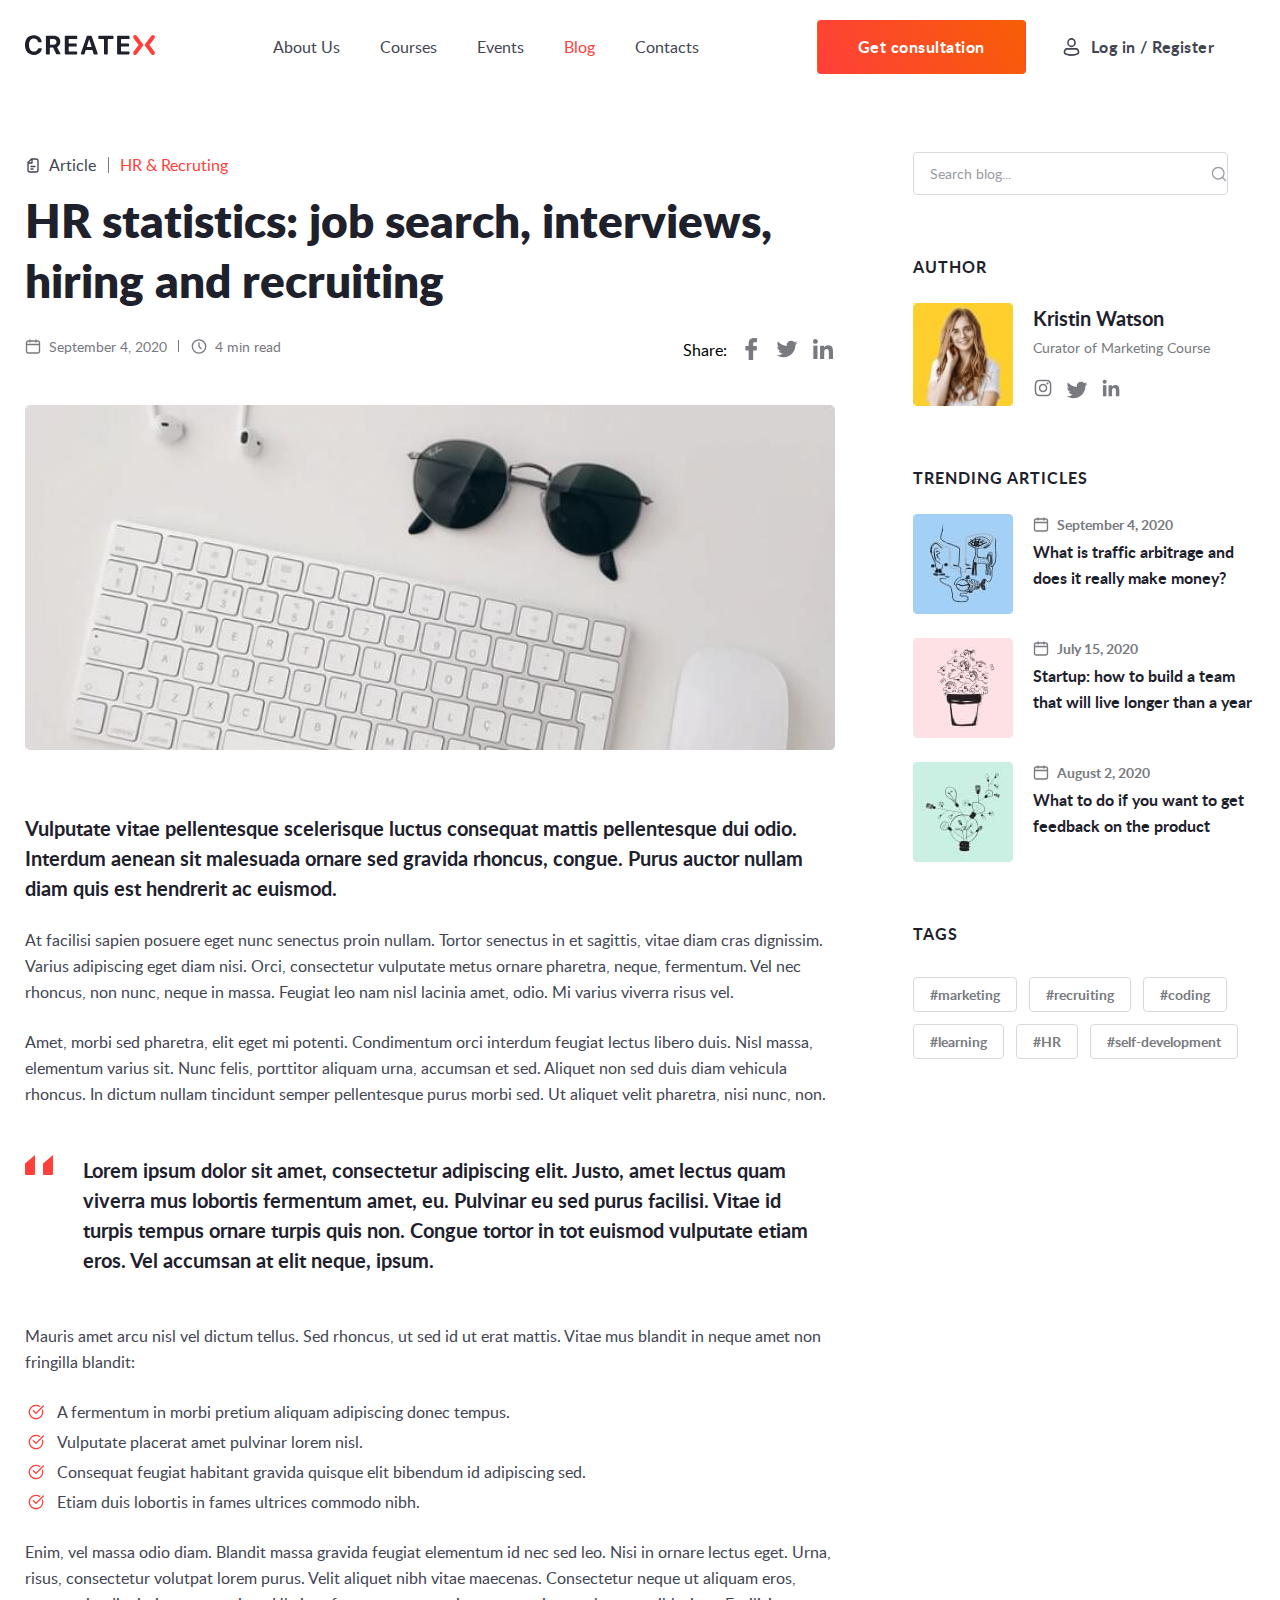
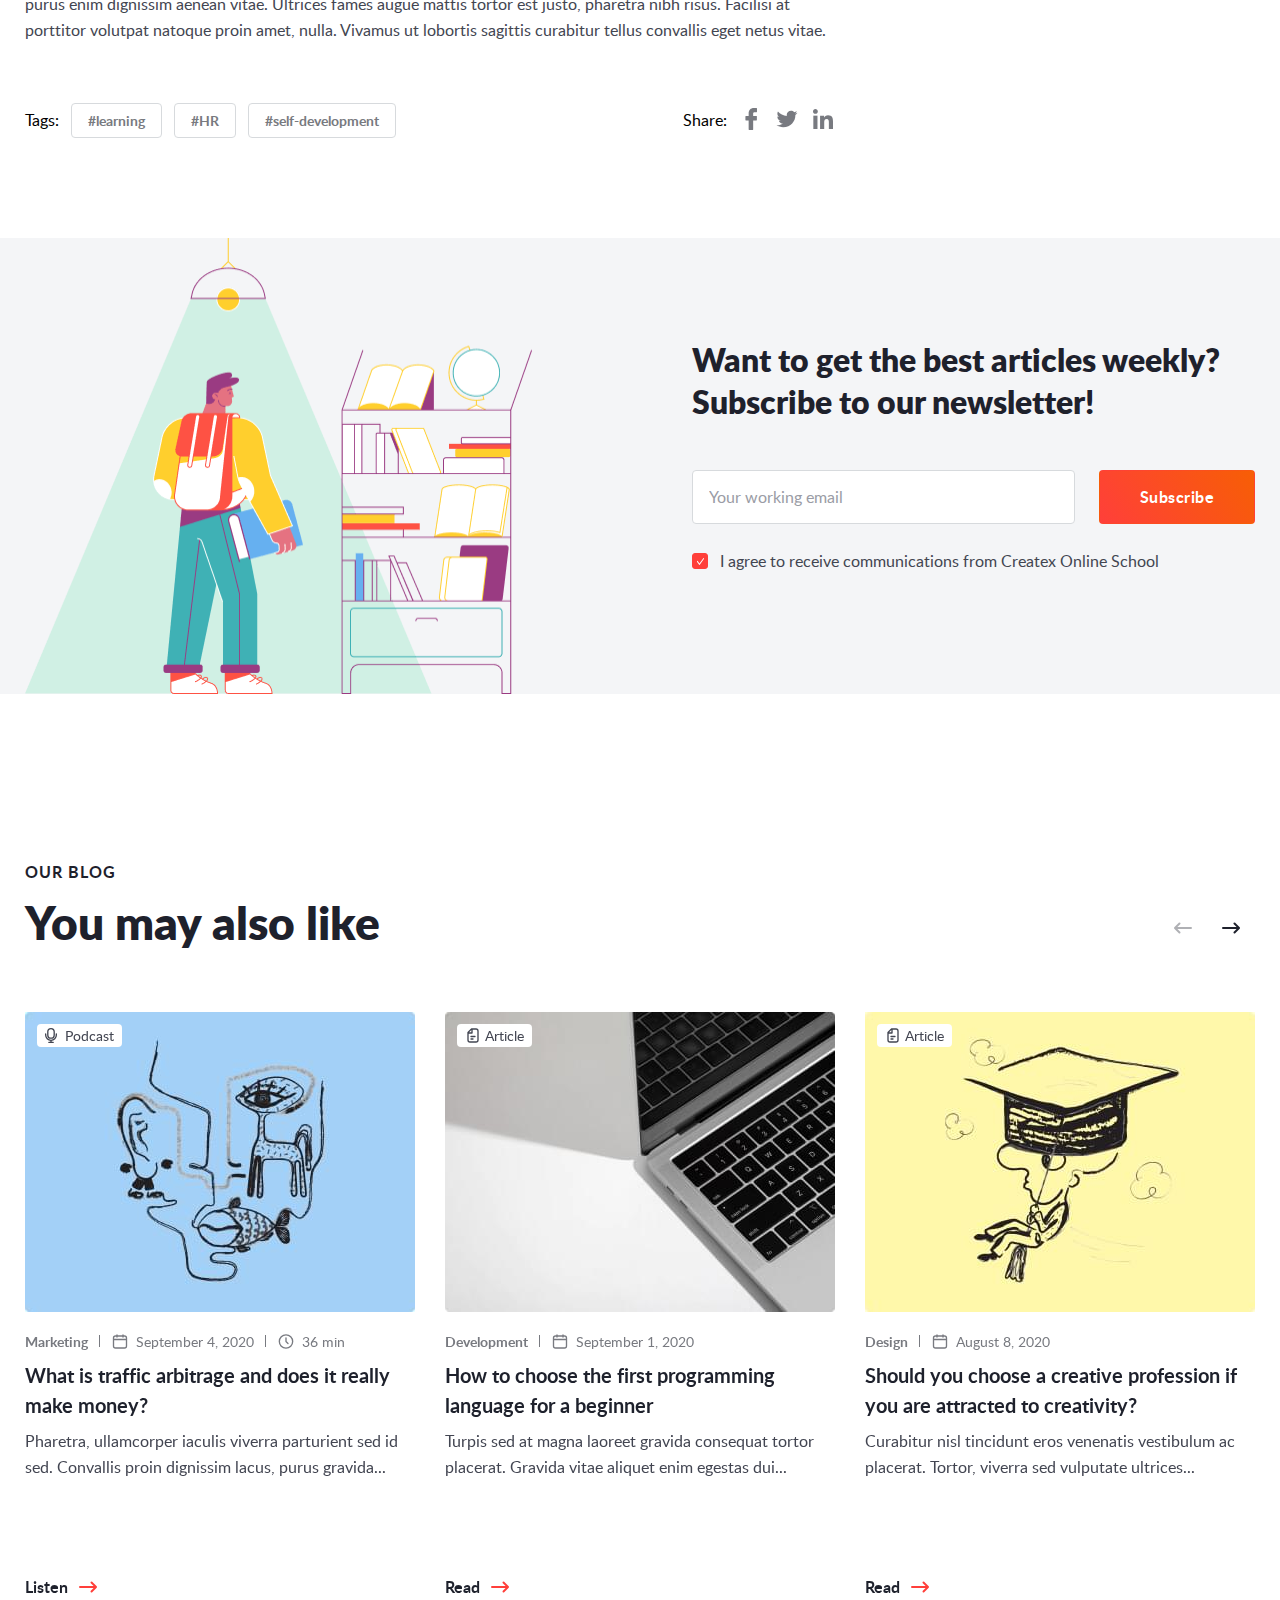
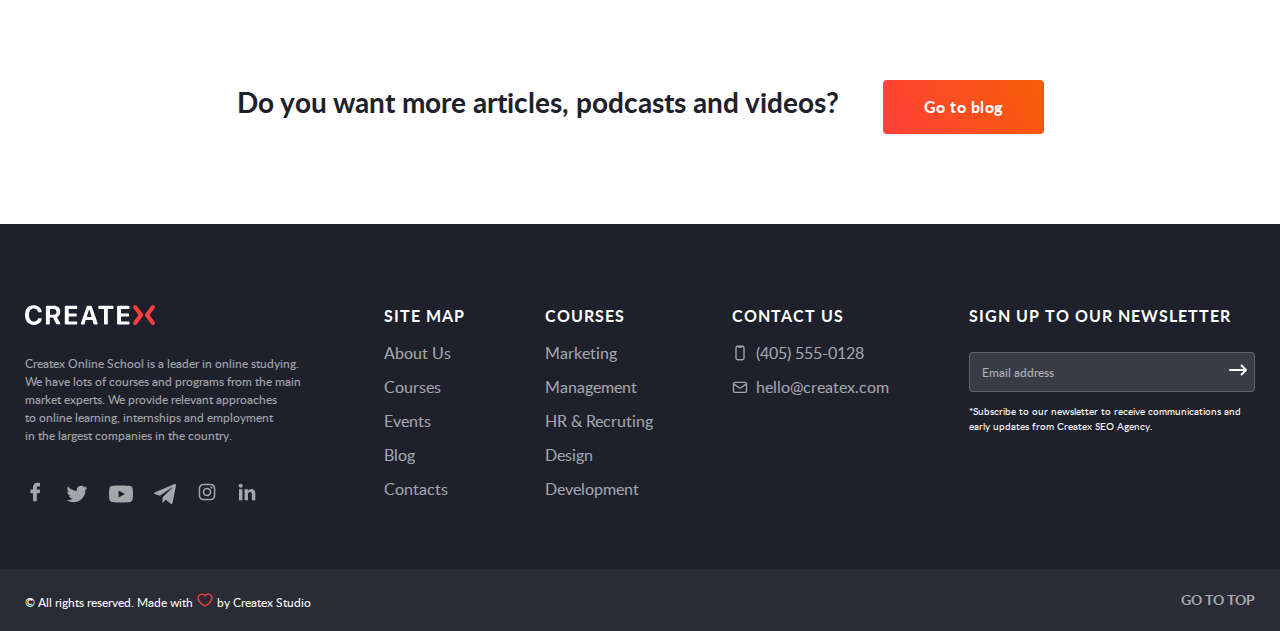
<file: blog-info.html>
<!DOCTYPE html>
<html lang="en">
<head>
  <meta charset="UTF-8">
  <meta http-equiv="X-UA-Compatible" content="IE=edge">
  <meta name="viewport" content="width=device-width, initial-scale=1.0">
  <title>CreateX - blog</title>
  <link rel="icon" type="image/png" href="images/favicon.png">
  <link rel="apple-touch-icon" href="apple-touch-favicon.png">
  <link rel="stylesheet" href="https://unpkg.com/swiper@8/swiper-bundle.min.css" />

  <script src="https://unpkg.com/swiper@8/swiper-bundle.min.js"></script>
  <link rel="stylesheet" href="./styles/main.css">

  <script defer src="./js/app.js"></script>
</head>
<body>
  <header class="header">
    <div class="container header__container">
  <a class="btn__scroll" href="#">up ↑</a>
  <div class="header__burger header-burger">
    <span class="header-burger__menu menu menu1"></span>
    <span class="header-burger__menu menu menu2"></span>
    <span class="header-burger__menu menu menu3"></span>
  </div>
  <a class="header__link-logo" href="index.html">
    <img class="header__logo" src="images/icons/logo_black.svg" alt="logo of company">
  </a>
  <nav class="header__nav">
    <ul class="header__list">
      <li class="header__item">
        <a class="header__link" href="about-us.html">About Us</a>
      </li>
      <li class="header__item">
        <a class="header__link" href="courses.html">Courses</a>
      </li>
      <li class="header__item">
        <a class="header__link" href="events.html">Events</a>
      </li>
      <li class="header__item">
        <a class="header__link active" href="blog.html">Blog</a>
      </li>
      <li class="header__item">
        <a class="header__link" href="contacts.html">Contacts</a>
      </li>
    </ul>
  </nav>
  <div class="header__wrap">
    <button class="header__btn btn btn-color">Get consultation</button>
    <button class="header__login btn">Log in / Register</button>  
  </div>
  <div class="consultation">
    <div class="modal-content">
  <h2 class="modal__title">Get consultation</h2>
  <form class="modal__form">
    <div class="modal__box">
      <label class="modal__label">Your name</label>
      <input class="modal__input" type="text" placeholder="Your name">
    </div>
    <div class="modal__box">
      <label class="modal__label">Email</label>
      <input class="modal__input" type="text" placeholder="Your working email">
    </div>
    <button class="modal__btn btn btn-color">Get consultation</button>
  </form>
  <div class="menu__close">
    <span class="menu__close-span close1"></span>
    <span class="menu__close-span close2"></span>
  </div>
</div>
  </div>
  <div class="modal">
    <div class="modal-content">
  <h2 class="modal__title">Sign in</h2>
  <span class="modal__subtitle">Sign in to your account using email and password provided during registration.</span>
  <form class="modal__form">
    <div class="modal__box">
      <label class="modal__label">Email</label>
      <input class="modal__input" type="text" placeholder="Your working email">
    </div>
    <div class="modal__box">
      <label class="modal__label">Password</label>
      <input class="modal__input" type="text" placeholder="Your password">
    </div>
    <div class="modal__wrap">
      <label class="miss-events__checkbox" for="check-agree">
        <input class="miss-events__check" id="check-agree" type="checkbox" value="yes" checked>
        <span class="miss-events__check_text">Keep me signed in</span>
      </label>
      <a class="modal__link" href="#">Forgot password?</a>
    </div>
    <button class="modal__btn btn btn-color">Sign in</button>
  </form>
  <div class="modal__sing">
    <span class="modal__span">Don't have an account?</span>
    <a class="modal__sing-link" href="#">Sign up</a>
  </div>
  <div class="menu__close">
    <span class="menu__close-span close1"></span>
    <span class="menu__close-span close2"></span>
  </div>
  <div class="modal__social">
    <span class="modal__subtitle">Or sign in with</span>
    <ul class="modal__list">
      <li class="modal__item">
        <a class="modal__item-link" href="#">
          <svg width="20" height="20" viewbox="0 0 20 20" fill="none" xmlns="http://www.w3.org/2000/svg">
            <path d="M14.6359 0.837799L12.3215 0.833984C9.72134 0.833984 8.04102 2.60489 8.04102 5.34584V7.42611H5.71401C5.51293 7.42611 5.3501 7.59357 5.3501 7.80013V10.8142C5.3501 11.0208 5.51312 11.188 5.71401 11.188H8.04102V18.7935C8.04102 19 8.20386 19.1673 8.40494 19.1673H11.441C11.6421 19.1673 11.8049 18.9999 11.8049 18.7935V11.188H14.5258C14.7268 11.188 14.8897 11.0208 14.8897 10.8142L14.8908 7.80013C14.8908 7.70095 14.8524 7.60597 14.7842 7.53578C14.7161 7.46559 14.6232 7.42611 14.5267 7.42611H11.8049V5.66264C11.8049 4.81505 12.0016 4.38476 13.0764 4.38476L14.6355 4.38419C14.8364 4.38419 14.9992 4.21673 14.9992 4.01037V1.21163C14.9992 1.00545 14.8366 0.83818 14.6359 0.837799Z" fill="white"/>
            </svg>
        </a>
      </li>
      <li class="modal__item">
        <a class="modal__item-link" href="#">
          <svg width="20" height="20" viewbox="0 0 20 20" fill="none" xmlns="http://www.w3.org/2000/svg">
            <path d="M10.1756 8.75219H18.4051C18.4959 9.25921 18.5413 9.74352 18.5413 10.2051C18.5413 11.8472 18.197 13.3134 17.5084 14.6037C16.8198 15.8939 15.8379 16.9022 14.5628 17.6287C13.2877 18.3552 11.8253 18.7184 10.1756 18.7184C8.98754 18.7184 7.85622 18.4895 6.78165 18.0317C5.70708 17.5739 4.78008 16.9552 4.00064 16.1758C3.2212 15.3963 2.60257 14.4693 2.14475 13.3948C1.68692 12.3202 1.45801 11.1889 1.45801 10.0008C1.45801 8.81273 1.68692 7.68141 2.14475 6.60685C2.60257 5.53228 3.2212 4.60528 4.00064 3.82584C4.78008 3.0464 5.70708 2.42777 6.78165 1.96994C7.85622 1.51212 8.98754 1.2832 10.1756 1.2832C12.4458 1.2832 14.3944 2.04372 16.0214 3.56476L13.649 5.84633C12.7183 4.94581 11.5604 4.49555 10.1756 4.49555C9.19942 4.49555 8.29702 4.74149 7.46839 5.23337C6.63976 5.72525 5.98329 6.39307 5.49898 7.23683C5.01467 8.08059 4.77251 9.00192 4.77251 10.0008C4.77251 10.9997 5.01467 11.921 5.49898 12.7648C5.98329 13.6086 6.63976 14.2764 7.46839 14.7683C8.29702 15.2601 9.19942 15.5061 10.1756 15.5061C10.834 15.5061 11.4394 15.4153 11.9918 15.2336C12.5442 15.052 12.9982 14.825 13.3539 14.5526C13.7096 14.2802 14.0198 13.9699 14.2847 13.6218C14.5496 13.2737 14.7444 12.9445 14.8693 12.6343C14.9941 12.324 15.0793 12.0289 15.1247 11.7489H10.1756V8.75219Z" fill="#787A80"/>
            </svg>
        </a>
      </li>
      <li class="modal__item">
        <a class="modal__item-link" href="#">
          <svg width="24" height="24" viewbox="0 0 24 24" fill="none" xmlns="http://www.w3.org/2000/svg">
            <path d="M22.5 5.77233C21.7271 6.10027 20.8978 6.32267 20.0264 6.42196C20.9161 5.91181 21.5972 5.10263 21.92 4.1414C21.0854 4.61383 20.1642 4.95688 19.1826 5.14285C18.3966 4.33994 17.2785 3.83984 16.0384 3.83984C13.6593 3.83984 11.7303 5.68691 11.7303 7.9637C11.7303 8.2866 11.7683 8.60199 11.8418 8.90357C8.26201 8.73141 5.08768 7.08917 2.96314 4.59372C2.59176 5.20189 2.38049 5.91053 2.38049 6.66697C2.38049 8.09814 3.14161 9.36093 4.2964 10.0997C3.5904 10.0771 2.92639 9.89116 2.34508 9.58205V9.63357C2.34508 11.6314 3.83056 13.2988 5.80024 13.6783C5.43936 13.7713 5.05882 13.8228 4.66514 13.8228C4.38696 13.8228 4.11794 13.7964 3.85417 13.7461C4.40267 15.3859 5.99315 16.5783 7.87756 16.611C6.40388 17.7167 4.54573 18.3739 2.52749 18.3739C2.17976 18.3739 1.83724 18.3537 1.5 18.3173C3.40671 19.4896 5.67036 20.1732 8.10327 20.1732C16.028 20.1732 20.3597 13.8881 20.3597 8.43741L20.3453 7.90341C21.1917 7.32537 21.9239 6.59912 22.5 5.77233Z" fill="white"/>
            </svg>
            
        </a>
      </li>
      <li class="modal__item">
        <a class="modal__item-link" href="#">
          <svg width="20" height="20" viewbox="0 0 20 20" fill="none" xmlns="http://www.w3.org/2000/svg">
            <path d="M18.329 18.3327L18.3332 18.332V12.2195C18.3332 9.22921 17.6894 6.92574 14.1936 6.92574C12.513 6.92574 11.3853 7.84796 10.9248 8.72227H10.8762V7.2049H7.56163V18.332H11.013V12.8223C11.013 11.3716 11.288 9.9688 13.0846 9.9688C14.8547 9.9688 14.8811 11.6244 14.8811 12.9153V18.3327H18.329Z" fill="white"/>
            <path d="M1.9415 7.2056H5.39706V18.3327H1.9415V7.2056Z" fill="white"/>
            <path d="M3.66789 1.66602C2.56303 1.66602 1.6665 2.56254 1.6665 3.6674C1.6665 4.77227 2.56303 5.68754 3.66789 5.68754C4.77275 5.68754 5.66928 4.77227 5.66928 3.6674C5.66859 2.56254 4.77206 1.66602 3.66789 1.66602Z" fill="white"/>
            </svg>
        </a>
      </li>
    </ul>
  </div>
</div>
  </div>
</div>
  </header>

  <main>
    <section class="blog-info">
      <div class="container blog-info__container">
        <section class="blog-info__hero">
          <div class="blog-info__box">
            <span class="blog-info__span article">Article</span>
            <span class="blog-info__span">HR & Recruting</span>
          </div>
          <h2 class="blog-info__title title">HR statistics: job search,  interviews, hiring and recruiting</h2>
          <div class="blog-info__wrap wrap-first">
            <ul class="posts__wrap_list">
              <li class="posts__more date">September 4, 2020</li>
              <li class="posts__more time">4 min read</li>
            </ul>
            <div class="blog-info__social">
              <span class="blog-info__social_span">Share:</span>
              <ul class="course-curator__social">
                <li class="course-curator__item">
                  <a class="course-curator__link_social" href="#">
                    <svg width="24" height="24" viewbox="0 0 24 24" fill="none" xmlns="http://www.w3.org/2000/svg">
                      <path d="M17.5628 1.00458L14.7856 1C11.6654 1 9.64903 3.12509 9.64903 6.41423V8.91055H6.85662C6.61532 8.91055 6.41992 9.1115 6.41992 9.35937V12.9763C6.41992 13.2241 6.61554 13.4249 6.85662 13.4249H9.64903V22.5514C9.64903 22.7993 9.84443 23 10.0857 23H13.729C13.9703 23 14.1657 22.799 14.1657 22.5514V13.4249H17.4307C17.672 13.4249 17.8674 13.2241 17.8674 12.9763L17.8688 9.35937C17.8688 9.24036 17.8226 9.12638 17.7409 9.04215C17.6591 8.95793 17.5477 8.91055 17.4318 8.91055H14.1657V6.79439C14.1657 5.77728 14.4017 5.26094 15.6915 5.26094L17.5624 5.26025C17.8035 5.26025 17.9989 5.0593 17.9989 4.81166V1.45317C17.9989 1.20576 17.8037 1.00504 17.5628 1.00458Z" fill="#787A80"/>
                      </svg>
                  </a>
                </li>
                <li class="course-curator__item">
                  <a class="course-curator__link_social" href="#">
                    <svg width="24" height="24" viewbox="0 0 24 24" fill="none" xmlns="http://www.w3.org/2000/svg">
                      <path d="M22.5 5.77233C21.7271 6.10027 20.8978 6.32267 20.0264 6.42196C20.9161 5.91181 21.5972 5.10263 21.92 4.1414C21.0854 4.61383 20.1642 4.95688 19.1826 5.14285C18.3966 4.33994 17.2785 3.83984 16.0384 3.83984C13.6593 3.83984 11.7303 5.68691 11.7303 7.9637C11.7303 8.2866 11.7683 8.60199 11.8418 8.90357C8.26201 8.73141 5.08768 7.08917 2.96314 4.59372C2.59176 5.20189 2.38049 5.91053 2.38049 6.66697C2.38049 8.09814 3.14161 9.36093 4.2964 10.0997C3.5904 10.0771 2.92639 9.89116 2.34508 9.58205V9.63357C2.34508 11.6314 3.83056 13.2988 5.80024 13.6783C5.43936 13.7713 5.05882 13.8228 4.66514 13.8228C4.38696 13.8228 4.11794 13.7964 3.85417 13.7461C4.40267 15.3859 5.99315 16.5783 7.87756 16.611C6.40388 17.7167 4.54573 18.3739 2.52749 18.3739C2.17976 18.3739 1.83724 18.3537 1.5 18.3173C3.40671 19.4896 5.67036 20.1732 8.10327 20.1732C16.028 20.1732 20.3597 13.8881 20.3597 8.43741L20.3453 7.90341C21.1917 7.32537 21.9239 6.59912 22.5 5.77233Z" fill="#787A80"/>
                      </svg>
                  </a>
                </li>
                <li class="course-curator__item">
                  <a class="course-curator__link_social" href="#">
                    <svg width="24" height="24" viewbox="0 0 24 24" fill="none" xmlns="http://www.w3.org/2000/svg">
                      <path d="M21.995 22L22 21.9992V14.6642C22 11.0758 21.2275 8.31167 17.0325 8.31167C15.0158 8.31167 13.6625 9.41833 13.11 10.4675H13.0517V8.64667H9.07416V21.9992H13.2158V15.3875C13.2158 13.6467 13.5458 11.9633 15.7017 11.9633C17.8258 11.9633 17.8575 13.95 17.8575 15.4992V22H21.995Z" fill="#787A80"/>
                      <path d="M2.32999 8.6475H6.47666V22H2.32999V8.6475Z" fill="#787A80"/>
                      <path d="M4.40167 2C3.07583 2 2 3.07583 2 4.40167C2 5.7275 3.07583 6.82583 4.40167 6.82583C5.7275 6.82583 6.80333 5.7275 6.80333 4.40167C6.8025 3.07583 5.72667 2 4.40167 2Z" fill="#787A80"/>
                      </svg>
                  </a>
                </li>
              </ul>
            </div>
          </div>
          <img class="blog-info__img" src="images/blog/keyboard.jpg" aria-hidden="true" alt="">
          <p class="blog-info__text text1">
            Vulputate vitae pellentesque scelerisque luctus consequat mattis pellentesque dui odio. Interdum aenean sit malesuada ornare sed gravida rhoncus, congue. Purus auctor nullam diam quis est hendrerit ac euismod. 
          </p>
          <p class="blog-info__text text2">
            At facilisi sapien posuere eget nunc senectus proin nullam. Tortor senectus in et sagittis, vitae diam cras dignissim. Varius adipiscing eget diam nisi. Orci, consectetur vulputate metus ornare pharetra, neque, fermentum. Vel nec rhoncus, non nunc, neque in massa. Feugiat leo nam nisl lacinia amet, odio. Mi varius viverra risus vel.
          </p>
          <p class="blog-info__text text3">
            Amet, morbi sed pharetra, elit eget mi potenti. Condimentum orci interdum feugiat lectus libero duis. Nisl massa, elementum varius sit. Nunc felis, porttitor aliquam urna, accumsan et sed. Aliquet non sed duis diam vehicula rhoncus. In dictum nullam tincidunt semper pellentesque purus morbi sed. Ut aliquet velit pharetra, nisi nunc, non.
          </p>
          <div class="blog-info__wrap_text">
            <img class="blog-info__wrap_img" src="images/icons/braces.svg" aria-haspopup="true" alt="">
            <p class="blog-info__text text4">
              Lorem ipsum dolor sit amet, consectetur adipiscing elit. Justo, amet lectus quam viverra mus lobortis fermentum amet, eu. Pulvinar eu sed purus  facilisi. Vitae id turpis tempus ornare turpis quis non. Congue tortor in tot euismod vulputate etiam eros. Vel accumsan at elit neque, ipsum.
            </p>
          </div>
          <p class="blog-info__text text5">
            Mauris amet arcu nisl vel dictum tellus. Sed rhoncus, ut sed id ut erat mattis. Vitae mus blandit in neque amet non fringilla blandit:
          </p>
          <ul class="about-course__list">
            <li class="about-course__item">
              A fermentum in morbi pretium aliquam adipiscing donec tempus.
            </li>
            <li class="about-course__item">
              Vulputate placerat amet pulvinar lorem nisl.
            </li>
            <li class="about-course__item">
              Consequat feugiat habitant gravida quisque elit bibendum id adipiscing sed.
            </li>
            <li class="about-course__item">
              Etiam duis lobortis in fames ultrices commodo nibh.
            </li>
          </ul>
          <p class="blog-info__text text6">
            Enim, vel massa odio diam. Blandit massa gravida feugiat elementum id nec sed leo. Nisi in ornare lectus eget. Urna, risus, consectetur volutpat lorem purus. Velit aliquet nibh vitae maecenas. Consectetur neque ut aliquam eros, purus enim dignissim aenean vitae. Ultrices fames augue mattis tortor est justo, pharetra nibh risus. Facilisi at porttitor volutpat natoque proin amet, nulla. Vivamus ut lobortis sagittis curabitur tellus convallis eget netus vitae.
          </p>
          <div class="blog-info__wrap">
            <div class="blog-info__social">
              <span class="blog-info__social_span">Tags:</span>
              <ul class="blog-info__links posts__wrap_list">
                <li class="blog-info__item">
                  <a class="blog-info__link" href="#">#learning</a>
                </li>
                <li class="blog-info__item">
                  <a class="blog-info__link" href="#">#HR</a>
                </li>
                <li class="blog-info__item">
                  <a class="blog-info__link" href="#">#self-development</a>
                </li>
              </ul>
            </div>
            <div class="blog-info__social">
              <span class="blog-info__social_span">Share:</span>
              <ul class="course-curator__social">
                <li class="course-curator__item">
                  <a class="course-curator__link_social" href="#">
                    <svg width="24" height="24" viewbox="0 0 24 24" fill="none" xmlns="http://www.w3.org/2000/svg">
                      <path d="M17.5628 1.00458L14.7856 1C11.6654 1 9.64903 3.12509 9.64903 6.41423V8.91055H6.85662C6.61532 8.91055 6.41992 9.1115 6.41992 9.35937V12.9763C6.41992 13.2241 6.61554 13.4249 6.85662 13.4249H9.64903V22.5514C9.64903 22.7993 9.84443 23 10.0857 23H13.729C13.9703 23 14.1657 22.799 14.1657 22.5514V13.4249H17.4307C17.672 13.4249 17.8674 13.2241 17.8674 12.9763L17.8688 9.35937C17.8688 9.24036 17.8226 9.12638 17.7409 9.04215C17.6591 8.95793 17.5477 8.91055 17.4318 8.91055H14.1657V6.79439C14.1657 5.77728 14.4017 5.26094 15.6915 5.26094L17.5624 5.26025C17.8035 5.26025 17.9989 5.0593 17.9989 4.81166V1.45317C17.9989 1.20576 17.8037 1.00504 17.5628 1.00458Z" fill="#787A80"/>
                      </svg>
                  </a>
                </li>
                <li class="course-curator__item">
                  <a class="course-curator__link_social" href="#">
                    <svg width="24" height="24" viewbox="0 0 24 24" fill="none" xmlns="http://www.w3.org/2000/svg">
                      <path d="M22.5 5.77233C21.7271 6.10027 20.8978 6.32267 20.0264 6.42196C20.9161 5.91181 21.5972 5.10263 21.92 4.1414C21.0854 4.61383 20.1642 4.95688 19.1826 5.14285C18.3966 4.33994 17.2785 3.83984 16.0384 3.83984C13.6593 3.83984 11.7303 5.68691 11.7303 7.9637C11.7303 8.2866 11.7683 8.60199 11.8418 8.90357C8.26201 8.73141 5.08768 7.08917 2.96314 4.59372C2.59176 5.20189 2.38049 5.91053 2.38049 6.66697C2.38049 8.09814 3.14161 9.36093 4.2964 10.0997C3.5904 10.0771 2.92639 9.89116 2.34508 9.58205V9.63357C2.34508 11.6314 3.83056 13.2988 5.80024 13.6783C5.43936 13.7713 5.05882 13.8228 4.66514 13.8228C4.38696 13.8228 4.11794 13.7964 3.85417 13.7461C4.40267 15.3859 5.99315 16.5783 7.87756 16.611C6.40388 17.7167 4.54573 18.3739 2.52749 18.3739C2.17976 18.3739 1.83724 18.3537 1.5 18.3173C3.40671 19.4896 5.67036 20.1732 8.10327 20.1732C16.028 20.1732 20.3597 13.8881 20.3597 8.43741L20.3453 7.90341C21.1917 7.32537 21.9239 6.59912 22.5 5.77233Z" fill="#787A80"/>
                      </svg>
                  </a>
                </li>
                <li class="course-curator__item">
                  <a class="course-curator__link_social" href="#">
                    <svg width="24" height="24" viewbox="0 0 24 24" fill="none" xmlns="http://www.w3.org/2000/svg">
                      <path d="M21.995 22L22 21.9992V14.6642C22 11.0758 21.2275 8.31167 17.0325 8.31167C15.0158 8.31167 13.6625 9.41833 13.11 10.4675H13.0517V8.64667H9.07416V21.9992H13.2158V15.3875C13.2158 13.6467 13.5458 11.9633 15.7017 11.9633C17.8258 11.9633 17.8575 13.95 17.8575 15.4992V22H21.995Z" fill="#787A80"/>
                      <path d="M2.32999 8.6475H6.47666V22H2.32999V8.6475Z" fill="#787A80"/>
                      <path d="M4.40167 2C3.07583 2 2 3.07583 2 4.40167C2 5.7275 3.07583 6.82583 4.40167 6.82583C5.7275 6.82583 6.80333 5.7275 6.80333 4.40167C6.8025 3.07583 5.72667 2 4.40167 2Z" fill="#787A80"/>
                      </svg>
                  </a>
                </li>
              </ul>
            </div>
          </div>
        </section>
        <aside class="blog-info__aside aside">
          <label class="aside__label online__label">
            <input class="journal__input online__input" type="text" placeholder="Search blog...">
          </label>
          <button class="online__search">
            <svg width="16" height="16" viewbox="0 0 16 16" fill="none" xmlns="http://www.w3.org/2000/svg">
              <path fill-rule="evenodd" clip-rule="evenodd" d="M7.25016 2.16634C4.44272 2.16634 2.16683 4.44223 2.16683 7.24967C2.16683 10.0571 4.44272 12.333 7.25016 12.333C8.65276 12.333 9.92161 11.7658 10.842 10.8467C11.7642 9.92589 12.3335 8.6549 12.3335 7.24967C12.3335 4.44223 10.0576 2.16634 7.25016 2.16634ZM0.833496 7.24967C0.833496 3.70585 3.70634 0.833008 7.25016 0.833008C10.794 0.833008 13.6668 3.70585 13.6668 7.24967C13.6668 8.78248 13.1287 10.1905 12.2321 11.2939L14.9711 14.0278C15.2317 14.2879 15.2321 14.7101 14.972 14.9706C14.7119 15.2312 14.2898 15.2316 14.0292 14.9715L11.2888 12.2362C10.1863 13.13 8.78039 13.6663 7.25016 13.6663C3.70634 13.6663 0.833496 10.7935 0.833496 7.24967Z" fill="#9A9CA5"/>
              </svg>
          </button>
          <ul class="aside__list_all">
            <li class="aside__list_item">
              <span class="aside__subtitle subtitle">Author</span>
              <div class="aside__wrap">
                <img class="aside__img" src="images/blog/Kristin_Watson.jpg" alt="Kristin Watson">
                <div class="aside__box">
                  <h3 class="featured__name">Kristin Watson</h3>
                  <span class="aside__position">Curator of Marketing Course</span>
                  <ul class="aside__social">
                    <li class="aside__item">
                      <a class="aside__link" href="#">
                        <svg width="20" height="20" viewbox="0 0 20 20" fill="none" xmlns="http://www.w3.org/2000/svg">
                          <path d="M18.3169 6.56606C18.2778 5.6805 18.1346 5.07168 17.9295 4.54413C17.7178 3.98415 17.3923 3.4828 16.9657 3.06603C16.5489 2.64277 16.0443 2.31388 15.4908 2.10555C14.9602 1.90041 14.3545 1.7572 13.469 1.71816C12.5768 1.67581 12.2936 1.66602 10.0308 1.66602C7.76794 1.66602 7.48471 1.67581 6.59584 1.71485C5.71028 1.7539 5.10146 1.89723 4.57404 2.10225C4.01393 2.31388 3.51258 2.63946 3.09581 3.06603C2.67255 3.4828 2.34379 3.98746 2.13534 4.54095C1.9302 5.07168 1.78699 5.67719 1.74795 6.56275C1.70559 7.45493 1.6958 7.73816 1.6958 10.001C1.6958 12.2638 1.70559 12.547 1.74464 13.4359C1.78368 14.3215 1.92702 14.9303 2.13216 15.4578C2.34379 16.0178 2.67255 16.5191 3.09581 16.9359C3.51258 17.3592 4.01724 17.6881 4.57073 17.8964C5.10146 18.1015 5.70697 18.2447 6.59266 18.2838C7.4814 18.323 7.76476 18.3326 10.0276 18.3326C12.2904 18.3326 12.5736 18.323 13.4625 18.2838C14.348 18.2447 14.9569 18.1015 15.4843 17.8964C16.6044 17.4633 17.4899 16.5778 17.923 15.4578C18.128 14.9271 18.2713 14.3215 18.3104 13.4359C18.3494 12.547 18.3592 12.2638 18.3592 10.001C18.3592 7.73816 18.3559 7.45493 18.3169 6.56606ZM16.816 13.3708C16.7801 14.1847 16.6434 14.6243 16.5295 14.9173C16.2494 15.6434 15.6731 16.2196 14.9471 16.4997C14.654 16.6136 14.2113 16.7504 13.4005 16.7861C12.5215 16.8253 12.2578 16.8349 10.0341 16.8349C7.81029 16.8349 7.54334 16.8253 6.66744 16.7861C5.85348 16.7504 5.41394 16.6136 5.12092 16.4997C4.7596 16.3661 4.43071 16.1545 4.16375 15.8778C3.88701 15.6075 3.67538 15.2819 3.54184 14.9206C3.42788 14.6276 3.29116 14.1847 3.25542 13.3741C3.21625 12.495 3.20659 12.2312 3.20659 10.0075C3.20659 7.7837 3.21625 7.51674 3.25542 6.64097C3.29116 5.82701 3.42788 5.38747 3.54184 5.09444C3.67538 4.733 3.88701 4.40423 4.16706 4.13715C4.43719 3.8604 4.76278 3.64877 5.12423 3.51536C5.41725 3.40141 5.8601 3.26469 6.67075 3.22882C7.54983 3.18978 7.8136 3.17998 10.0372 3.17998C12.2643 3.17998 12.528 3.18978 13.4039 3.22882C14.2178 3.26469 14.6573 3.40141 14.9504 3.51536C15.3117 3.64877 15.6406 3.8604 15.9075 4.13715C16.1843 4.40741 16.3959 4.733 16.5295 5.09444C16.6434 5.38747 16.7801 5.83019 16.816 6.64097C16.855 7.52005 16.8648 7.7837 16.8648 10.0075C16.8648 12.2312 16.855 12.4917 16.816 13.3708Z" fill="white"/>
                          <path d="M10.0307 5.71954C7.66708 5.71954 5.74931 7.63719 5.74931 10.001C5.74931 12.3648 7.66708 14.2824 10.0307 14.2824C12.3945 14.2824 14.3122 12.3648 14.3122 10.001C14.3122 7.63719 12.3945 5.71954 10.0307 5.71954ZM10.0307 12.7782C8.49732 12.7782 7.25349 11.5345 7.25349 10.001C7.25349 8.46743 8.49732 7.22372 10.0307 7.22372C11.5643 7.22372 12.808 8.46743 12.808 10.001C12.808 11.5345 11.5643 12.7782 10.0307 12.7782Z" fill="white"/>
                          <path d="M15.4811 5.55027C15.4811 6.10223 15.0336 6.54979 14.4815 6.54979C13.9295 6.54979 13.482 6.10223 13.482 5.55027C13.482 4.99817 13.9295 4.55074 14.4815 4.55074C15.0336 4.55074 15.4811 4.99817 15.4811 5.55027Z" fill="white"/>
                          </svg>                        
                      </a>
                    </li>
                    <li class="aside__item">
                      <a class="aside__link" href="#">
                        <svg width="24" height="24" viewbox="0 0 24 24" fill="none" xmlns="http://www.w3.org/2000/svg">
                          <path d="M22.5 5.77233C21.7271 6.10027 20.8978 6.32267 20.0264 6.42196C20.9161 5.91181 21.5972 5.10263 21.92 4.1414C21.0854 4.61383 20.1642 4.95688 19.1826 5.14285C18.3966 4.33994 17.2785 3.83984 16.0384 3.83984C13.6593 3.83984 11.7303 5.68691 11.7303 7.9637C11.7303 8.2866 11.7683 8.60199 11.8418 8.90357C8.26201 8.73141 5.08768 7.08917 2.96314 4.59372C2.59176 5.20189 2.38049 5.91053 2.38049 6.66697C2.38049 8.09814 3.14161 9.36093 4.2964 10.0997C3.5904 10.0771 2.92639 9.89116 2.34508 9.58205V9.63357C2.34508 11.6314 3.83056 13.2988 5.80024 13.6783C5.43936 13.7713 5.05882 13.8228 4.66514 13.8228C4.38696 13.8228 4.11794 13.7964 3.85417 13.7461C4.40267 15.3859 5.99315 16.5783 7.87756 16.611C6.40388 17.7167 4.54573 18.3739 2.52749 18.3739C2.17976 18.3739 1.83724 18.3537 1.5 18.3173C3.40671 19.4896 5.67036 20.1732 8.10327 20.1732C16.028 20.1732 20.3597 13.8881 20.3597 8.43741L20.3453 7.90341C21.1917 7.32537 21.9239 6.59912 22.5 5.77233Z" fill="white"/>
                          </svg>                                               
                      </a>
                    </li>
                    <li class="aside__item">
                      <a class="aside__link" href="#">
                        <svg width="20" height="20" viewbox="0 0 20 20" fill="none" xmlns="http://www.w3.org/2000/svg">
                          <path d="M18.329 18.3327L18.3332 18.332V12.2195C18.3332 9.22921 17.6894 6.92574 14.1936 6.92574C12.513 6.92574 11.3853 7.84796 10.9248 8.72227H10.8762V7.2049H7.56163V18.332H11.013V12.8223C11.013 11.3716 11.288 9.9688 13.0846 9.9688C14.8547 9.9688 14.8811 11.6244 14.8811 12.9153V18.3327H18.329Z" fill="white"/>
                          <path d="M1.9415 7.2056H5.39706V18.3327H1.9415V7.2056Z" fill="white"/>
                          <path d="M3.66789 1.66602C2.56303 1.66602 1.6665 2.56254 1.6665 3.6674C1.6665 4.77227 2.56303 5.68754 3.66789 5.68754C4.77275 5.68754 5.66928 4.77227 5.66928 3.6674C5.66859 2.56254 4.77206 1.66602 3.66789 1.66602Z" fill="white"/>
                          </svg>     
                      </a>
                    </li>
                  </ul>
                </div>
              </div>
            </li>
            <li class="aside__list_item">
              <span class="aside__subtitle subtitle">Trending Articles</span>
              <ul class="aside__events">
                <li class="aside__wrap">
                  <img class="aside__img" src="images/blog/aside_img01.jpg" aria-hidden="true" alt="">
                  <div class="aside__box">
                    <span class="aside__date date">September 4, 2020</span>
                    <h3 class="aside__sub">What is traffic arbitrage and does it really make money?</h3>
                  </div>
                </li>
                <li class="aside__wrap">
                  <img class="aside__img" src="images/blog/aside_img02.jpg" aria-hidden="true" alt="">
                  <div class="aside__box">
                    <span class="aside__date date">July 15, 2020</span>
                    <h3 class="aside__sub">Startup: how to build a team that will live longer than a year</h3>
                  </div>
                </li>
                <li class="aside__wrap">
                  <img class="aside__img" src="images/blog/aside_img03.jpg" aria-hidden="true" alt="">
                  <div class="aside__box">
                    <span class="aside__date date">August 2, 2020</span>
                    <h3 class="aside__sub">What to do if you want to get feedback on the product</h3>
                  </div>
                </li>
              </ul>
            </li>
            <li class="aside__list_item">
              <span class="aside__subtitle subtitle aside__tag">Tags</span>
              <ul class="blog-info__links posts__wrap_list">
                <li class="blog-info__item">
                  <a class="blog-info__link" href="#">#marketing</a>
                </li>
                <li class="blog-info__item">
                  <a class="blog-info__link" href="#">#recruiting</a>
                </li>
                <li class="blog-info__item">
                  <a class="blog-info__link" href="#">#coding</a>
                </li>
                <li class="blog-info__item">
                  <a class="blog-info__link" href="#">#learning</a>
                </li>
                <li class="blog-info__item">
                  <a class="blog-info__link" href="#">#HR</a>
                </li>
                <li class="blog-info__item">
                  <a class="blog-info__link" href="#">#self-development</a>
                </li>
              </ul>
            </li>
          </ul>
        </aside>
      </div>
      
    </section>
    <section class="blog-subsc">
      <div class="container blog-subsc__container">
  <img class="miss-events__img" src="images/blog/subsc_illustration.png" alt="" aria-hidden="true">
  <div class="miss-events__wrap">
    <h2 class="miss-events__title">Want to get the best articles weekly? Subscribe to our newsletter!</h2>
    <form class="miss-events__form">
      <label class="miss-events__label">
        <input class="miss-events__input" type="text" placeholder="Your working email">
        <button class="btn btn-color miss-events__btn">Subscribe</button>
      </label>
      <label class="miss-events__checkbox" for="check-agree">
        <input class="miss-events__check" id="check-agree" type="checkbox" value="yes" checked>
        <span class="miss-events__check_text">I agree to receive communications from Createx Online School</span>
      </label>
    </form>
  </div>
</div>
    </section>
    <section class="may-also">
      <div class="container may-also__container team__container ">
        <div class="team__wrap check-courses__wrap">
          <div class="team__info">
            <span class="check-courses__subtitle subtitle">Our blog</span>
            <h2 class="check-courses__title title">You may also like</h2>
          </div>
          <div class="team__btn check-courses__btns">
            <div class="swiper-button-prev"></div>
            <div class="swiper-button-next"></div>
          </div>
        </div>
        <div class="may-also__swiper swiper">
          <ul class="may-also__wrapper featured__list swiper-wrapper journal__blog posts__list">
            <li class="posts__item item1 swiper-slide">
              <img class="posts__img" src="images/posts/post1.jpg" alt="" aria-hidden="true">
              <span class="posts__view podcast">Podcast</span>
              <ul class="posts__wrap_list">
                <li class="posts__more direct ">Marketing</li>
                <li class="posts__more date">September 4, 2020</li>
                <li class="posts__more time">36 min</li>
              </ul>
              <h3 class="posts__list_title">What is traffic arbitrage and does it really make money?</h3>
              <p class="posts__text">Pharetra, ullamcorper iaculis viverra parturient sed id sed. Convallis proin dignissim lacus, purus gravida...</p>
              <a class="posts__link" href="#">Listen</a>
            </li>
            <li class="posts__item item2 swiper-slide">
              <img class="posts__img" src="images/blog/laptop.jpg" alt="" aria-hidden="true">
              <span class="posts__view article">Article</span>
              <ul class="posts__wrap_list">
                <li class="posts__more direct ">Development</li>
                <li class="posts__more date">September 1, 2020</li>
              </ul>
              <h3 class="posts__list_title">How to choose the first programming language for a beginner</h3>
              <p class="posts__text">Turpis sed at magna laoreet gravida consequat tortor placerat. Gravida vitae aliquet enim egestas dui...</p>
              <a class="posts__link" href="#">Read</a>
            </li>
            <li class="posts__item item3 swiper-slide">
              <img class="posts__img" src="images/posts/post3.jpg" alt="" aria-hidden="true">
              <span class="posts__view article">Article</span>
              <ul class="posts__wrap_list">
                <li class="posts__more direct ">Design</li>
                <li class="posts__more date">August 8, 2020</li>
              </ul>
              <h3 class="posts__list_title">Should you choose a creative profession if you are attracted to creativity?</h3>
              <p class="posts__text">Curabitur nisl tincidunt eros venenatis vestibulum ac placerat. Tortor, viverra sed vulputate ultrices...</p>
              <a class="posts__link" href="#">Read</a>
            </li>
            <li class="posts__item item4 swiper-slide">
              <img class="posts__img" src="images/blog/keyboard.jpg" alt="" aria-hidden="true">
              <span class="posts__view article">Article</span>
              <ul class="posts__wrap_list">
                <li class="posts__more direct ">HR & Recruting</li>
                <li class="posts__more date">August 3, 2020</li>
              </ul>
              <h3 class="posts__list_title">HR statistics: job search,  interviews, hiring and recruiting</h3>
              <p class="posts__text">Massa, lectus nibh consectetur aliquet nunc risus aenean. Leo hac netus bibendum diam adipiscing aenean nisl. Molestie nullam ante mattis ac sit vitae pellentesque mi etiam. Morbi commodo tempor, massa vivamus. A molestie id semper fermentum pretium...</p>
              <a class="posts__link" href="#">Read</a>
            </li>
            <li class="posts__item item5 swiper-slide">
              <img class="posts__img" src="images/posts/post2.jpg" alt="" aria-hidden="true">
              <span class="posts__view video">Video</span>
              <ul class="posts__wrap_list">
                <li class="posts__more direct ">Management</li>
                <li class="posts__more date">August 25, 2020</li>
                <li class="posts__more time">45 min</li>
              </ul>
              <h3 class="posts__list_title">What to do and who to talk to if you want to get feedback on the product</h3>
              <p class="posts__text">Neque a, senectus consectetur odio in aliquet nec eu. Ultricies ac nibh urna urna sagittis faucibus...</p>
              <a class="posts__link" href="#">Watch</a>
            </li>
            <li class="posts__item item6 swiper-slide">
              <img class="posts__img" src="images/blog/graphic_design.jpg" alt="" aria-hidden="true">
              <span class="posts__view podcast">Podcast</span>
              <ul class="posts__wrap_list">
                <li class="posts__more direct ">Design</li>
                <li class="posts__more date">July 28, 2020</li>
                <li class="posts__more time">36 min</li>
              </ul>
              <h3 class="posts__list_title">What are color profiles and how they work in graphic design</h3>
              <p class="posts__text">Aliquam vulputate hendrerit quam sollicitudin urna enim viverra gravida. Consectetur urna arcu eleifend...</p>
              <a class="posts__link" href="#">Listen</a>
            </li>
            <li class="posts__item item7 swiper-slide">
              <img class="posts__img" src="images/blog/startap.jpg" alt="" aria-hidden="true">
              <span class="posts__view video">Video</span>
              <ul class="posts__wrap_list">
                <li class="posts__more direct ">Management</li>
                <li class="posts__more date">July 15, 2020</li>
                <li class="posts__more time">45 min</li>
              </ul>
              <h3 class="posts__list_title">Startup: how to build a team that will live longer than a year</h3>
              <p class="posts__text">Nisi, massa ut sit faucibus et diam. Faucibus at malesuada at justo scelerisque in nisi, urna...</p>
              <a class="posts__link" href="#">Watch</a>
            </li>
            <li class="posts__item item8 swiper-slide">
              <img class="posts__img" src="images/blog/typewriter.jpg" alt="" aria-hidden="true">
              <span class="posts__view article">Article</span>
              <ul class="posts__wrap_list">
                <li class="posts__more direct ">Marketing</li>
                <li class="posts__more date">July 9, 2020</li>
              </ul>
              <h3 class="posts__list_title">How to get customers to love your business from the start</h3>
              <p class="posts__text">Malesuada in augue mi feugiat morbi a aliquet enim. Elementum lacus, pellentesque etiam arcu tristique ac...</p>
              <a class="posts__link" href="#">Read</a>
            </li>
          </ul>
        </div>
        <div class="check-courses__box">
          <span class="check-courses__question">Do you want more articles, podcasts and videos?</span>
          <a href="blog.html" class="check-courses__btn btn btn-color">Go to blog</a>
        </div>
      </div>
    </section>
  </main>

  <footer class="footer">
    <div class="footer__top">
  <div class="container footer__container">
    <ul class="footer__list">
      <li class="footer__item">
        <a class="footer__link_logo" href="index.html">
          <img class="footer__logo" src="images/icons/logowhite.svg" alt="">
        </a>
        <p class="footer__text">
          Createx Online School is&nbsp;a&nbsp;leader in&nbsp;online studying. We&nbsp;have lots of&nbsp;courses and programs from the main market experts. We&nbsp;provide relevant approaches to&nbsp;online learning, internships and employment in&nbsp;the largest companies in&nbsp;the country.
        </p>
        <ul class="footer__social social-list">
          <li class="social-list__item">
            <a class="social-list__link" href="#">
              <svg width="20" height="20" viewbox="0 0 20 20" fill="none" xmlns="http://www.w3.org/2000/svg">
                <path d="M14.6359 0.837799L12.3215 0.833984C9.72134 0.833984 8.04102 2.60489 8.04102 5.34584V7.42611H5.71401C5.51293 7.42611 5.3501 7.59357 5.3501 7.80013V10.8142C5.3501 11.0208 5.51312 11.188 5.71401 11.188H8.04102V18.7935C8.04102 19 8.20386 19.1673 8.40494 19.1673H11.441C11.6421 19.1673 11.8049 18.9999 11.8049 18.7935V11.188H14.5258C14.7268 11.188 14.8897 11.0208 14.8897 10.8142L14.8908 7.80013C14.8908 7.70095 14.8524 7.60597 14.7842 7.53578C14.7161 7.46559 14.6232 7.42611 14.5267 7.42611H11.8049V5.66264C11.8049 4.81505 12.0016 4.38476 13.0764 4.38476L14.6355 4.38419C14.8364 4.38419 14.9992 4.21673 14.9992 4.01037V1.21163C14.9992 1.00545 14.8366 0.83818 14.6359 0.837799Z" fill="white"/>
                </svg>
            </a>
          </li>
          <li class="social-list__item">
            <a class="social-list__link" href="#">
              <svg width="24" height="24" viewbox="0 0 24 24" fill="none" xmlns="http://www.w3.org/2000/svg">
                <path d="M22.5 5.77233C21.7271 6.10027 20.8978 6.32267 20.0264 6.42196C20.9161 5.91181 21.5972 5.10263 21.92 4.1414C21.0854 4.61383 20.1642 4.95688 19.1826 5.14285C18.3966 4.33994 17.2785 3.83984 16.0384 3.83984C13.6593 3.83984 11.7303 5.68691 11.7303 7.9637C11.7303 8.2866 11.7683 8.60199 11.8418 8.90357C8.26201 8.73141 5.08768 7.08917 2.96314 4.59372C2.59176 5.20189 2.38049 5.91053 2.38049 6.66697C2.38049 8.09814 3.14161 9.36093 4.2964 10.0997C3.5904 10.0771 2.92639 9.89116 2.34508 9.58205V9.63357C2.34508 11.6314 3.83056 13.2988 5.80024 13.6783C5.43936 13.7713 5.05882 13.8228 4.66514 13.8228C4.38696 13.8228 4.11794 13.7964 3.85417 13.7461C4.40267 15.3859 5.99315 16.5783 7.87756 16.611C6.40388 17.7167 4.54573 18.3739 2.52749 18.3739C2.17976 18.3739 1.83724 18.3537 1.5 18.3173C3.40671 19.4896 5.67036 20.1732 8.10327 20.1732C16.028 20.1732 20.3597 13.8881 20.3597 8.43741L20.3453 7.90341C21.1917 7.32537 21.9239 6.59912 22.5 5.77233Z" fill="white"/>
                </svg>
            </a>
          </li>
          <li class="social-list__item">
            <a class="social-list__link" href="#">
              <svg width="24" height="24" viewbox="0 0 24 24" fill="none" xmlns="http://www.w3.org/2000/svg">
                <path fill-rule="evenodd" clip-rule="evenodd" d="M21.3903 4.11358C22.4182 4.39044 23.2288 5.20086 23.5055 6.22899C24.0197 8.10691 23.9999 12.0213 23.9999 12.0213C23.9999 12.0213 23.9999 15.9158 23.5057 17.7939C23.2288 18.8218 22.4184 19.6324 21.3903 19.9091C19.5122 20.4035 12 20.4035 12 20.4035C12 20.4035 4.50731 20.4035 2.60961 19.8895C1.58148 19.6127 0.771054 18.802 0.4942 17.7741C0 15.9158 0 12.0015 0 12.0015C0 12.0015 0 8.10691 0.4942 6.22899C0.770871 5.20104 1.60125 4.37066 2.60943 4.09399C4.48753 3.59961 11.9998 3.59961 11.9998 3.59961C11.9998 3.59961 19.5122 3.59961 21.3903 4.11358ZM15.8549 12.0016L9.60788 15.5996V8.40355L15.8549 12.0016Z" fill="white"/>
                </svg>
            </a>
          </li>
          <li class="social-list__item">
            <a class="social-list__link" href="#">
              <svg width="24" height="24" viewbox="0 0 24 24" fill="none" xmlns="http://www.w3.org/2000/svg">
                <path d="M9.63262 15.1813L9.2687 20.7653C9.78938 20.7653 10.0149 20.5213 10.2853 20.2283L12.7264 17.6833L17.7847 21.7243C18.7124 22.2883 19.366 21.9913 19.6163 20.7933L22.9365 3.8214L22.9374 3.8204C23.2317 2.3244 22.4415 1.73941 21.5377 2.1064L2.02135 10.2574C0.689406 10.8214 0.709573 11.6314 1.79493 11.9984L6.78447 13.6913L18.3742 5.78039C18.9196 5.38639 19.4155 5.60439 19.0076 5.99839L9.63262 15.1813Z" fill="white"/>
                </svg>
            </a>
          </li>
          <li class="social-list__item">
            <a class="social-list__link" href="#">
              <svg width="20" height="20" viewbox="0 0 20 20" fill="none" xmlns="http://www.w3.org/2000/svg">
                <path d="M18.3169 6.56606C18.2778 5.6805 18.1346 5.07168 17.9295 4.54413C17.7178 3.98415 17.3923 3.4828 16.9657 3.06603C16.5489 2.64277 16.0443 2.31388 15.4908 2.10555C14.9602 1.90041 14.3545 1.7572 13.469 1.71816C12.5768 1.67581 12.2936 1.66602 10.0308 1.66602C7.76794 1.66602 7.48471 1.67581 6.59584 1.71485C5.71028 1.7539 5.10146 1.89723 4.57404 2.10225C4.01393 2.31388 3.51258 2.63946 3.09581 3.06603C2.67255 3.4828 2.34379 3.98746 2.13534 4.54095C1.9302 5.07168 1.78699 5.67719 1.74795 6.56275C1.70559 7.45493 1.6958 7.73816 1.6958 10.001C1.6958 12.2638 1.70559 12.547 1.74464 13.4359C1.78368 14.3215 1.92702 14.9303 2.13216 15.4578C2.34379 16.0178 2.67255 16.5191 3.09581 16.9359C3.51258 17.3592 4.01724 17.6881 4.57073 17.8964C5.10146 18.1015 5.70697 18.2447 6.59266 18.2838C7.4814 18.323 7.76476 18.3326 10.0276 18.3326C12.2904 18.3326 12.5736 18.323 13.4625 18.2838C14.348 18.2447 14.9569 18.1015 15.4843 17.8964C16.6044 17.4633 17.4899 16.5778 17.923 15.4578C18.128 14.9271 18.2713 14.3215 18.3104 13.4359C18.3494 12.547 18.3592 12.2638 18.3592 10.001C18.3592 7.73816 18.3559 7.45493 18.3169 6.56606ZM16.816 13.3708C16.7801 14.1847 16.6434 14.6243 16.5295 14.9173C16.2494 15.6434 15.6731 16.2196 14.9471 16.4997C14.654 16.6136 14.2113 16.7504 13.4005 16.7861C12.5215 16.8253 12.2578 16.8349 10.0341 16.8349C7.81029 16.8349 7.54334 16.8253 6.66744 16.7861C5.85348 16.7504 5.41394 16.6136 5.12092 16.4997C4.7596 16.3661 4.43071 16.1545 4.16375 15.8778C3.88701 15.6075 3.67538 15.2819 3.54184 14.9206C3.42788 14.6276 3.29116 14.1847 3.25542 13.3741C3.21625 12.495 3.20659 12.2312 3.20659 10.0075C3.20659 7.7837 3.21625 7.51674 3.25542 6.64097C3.29116 5.82701 3.42788 5.38747 3.54184 5.09444C3.67538 4.733 3.88701 4.40423 4.16706 4.13715C4.43719 3.8604 4.76278 3.64877 5.12423 3.51536C5.41725 3.40141 5.8601 3.26469 6.67075 3.22882C7.54983 3.18978 7.8136 3.17998 10.0372 3.17998C12.2643 3.17998 12.528 3.18978 13.4039 3.22882C14.2178 3.26469 14.6573 3.40141 14.9504 3.51536C15.3117 3.64877 15.6406 3.8604 15.9075 4.13715C16.1843 4.40741 16.3959 4.733 16.5295 5.09444C16.6434 5.38747 16.7801 5.83019 16.816 6.64097C16.855 7.52005 16.8648 7.7837 16.8648 10.0075C16.8648 12.2312 16.855 12.4917 16.816 13.3708Z" fill="white"/>
                <path d="M10.0307 5.71954C7.66708 5.71954 5.74931 7.63719 5.74931 10.001C5.74931 12.3648 7.66708 14.2824 10.0307 14.2824C12.3945 14.2824 14.3122 12.3648 14.3122 10.001C14.3122 7.63719 12.3945 5.71954 10.0307 5.71954ZM10.0307 12.7782C8.49732 12.7782 7.25349 11.5345 7.25349 10.001C7.25349 8.46743 8.49732 7.22372 10.0307 7.22372C11.5643 7.22372 12.808 8.46743 12.808 10.001C12.808 11.5345 11.5643 12.7782 10.0307 12.7782Z" fill="white"/>
                <path d="M15.4811 5.55027C15.4811 6.10223 15.0336 6.54979 14.4815 6.54979C13.9295 6.54979 13.482 6.10223 13.482 5.55027C13.482 4.99817 13.9295 4.55074 14.4815 4.55074C15.0336 4.55074 15.4811 4.99817 15.4811 5.55027Z" fill="white"/>
                </svg>
            </a>
          </li>
          <li class="social-list__item">
            <a class="social-list__link" href="#">
              <svg width="20" height="20" viewbox="0 0 20 20" fill="none" xmlns="http://www.w3.org/2000/svg">
                <path d="M18.329 18.3327L18.3332 18.332V12.2195C18.3332 9.22921 17.6894 6.92574 14.1936 6.92574C12.513 6.92574 11.3853 7.84796 10.9248 8.72227H10.8762V7.2049H7.56163V18.332H11.013V12.8223C11.013 11.3716 11.288 9.9688 13.0846 9.9688C14.8547 9.9688 14.8811 11.6244 14.8811 12.9153V18.3327H18.329Z" fill="white"/>
                <path d="M1.9415 7.2056H5.39706V18.3327H1.9415V7.2056Z" fill="white"/>
                <path d="M3.66789 1.66602C2.56303 1.66602 1.6665 2.56254 1.6665 3.6674C1.6665 4.77227 2.56303 5.68754 3.66789 5.68754C4.77275 5.68754 5.66928 4.77227 5.66928 3.6674C5.66859 2.56254 4.77206 1.66602 3.66789 1.66602Z" fill="white"/>
                </svg>
            </a>
          </li>
        </ul>
      </li>
      <li class="footer__item">
        <h3 class="footer__title">SITE MAP</h3>
        <nav class="footer__nav">
          <ul class="footer__nav_list">
            <li class="footer__nav_item">
              <a class="footer__nav_link" href="about-us.html">About Us</a>
            </li>
            <li class="footer__nav_item">
              <a class="footer__nav_link" href="courses.html">Courses</a>
            </li>
            <li class="footer__nav_item">
              <a class="footer__nav_link" href="events.html">Events</a>
            </li>
            <li class="footer__nav_item">
              <a class="footer__nav_link" href="blog.html">Blog</a>
            </li>
            <li class="footer__nav_item">
              <a class="footer__nav_link" href="contacts.html">Contacts</a>
            </li>
          </ul>
        </nav>
      </li>
      <li class="footer__item">
        <h3 class="footer__title">COURSES</h3>
        <nav class="footer__nav">
          <ul class="footer__nav_list">
            <li class="footer__nav_item">
              <a class="footer__nav_link" href="#">Marketing</a>
            </li>
            <li class="footer__nav_item">
              <a class="footer__nav_link" href="#">Management</a>
            </li>
            <li class="footer__nav_item">
              <a class="footer__nav_link" href="#">HR & Recruting</a>
            </li>
            <li class="footer__nav_item">
              <a class="footer__nav_link" href="#">Design</a>
            </li>
            <li class="footer__nav_item">
              <a class="footer__nav_link" href="#">Development</a>
            </li>
          </ul>
        </nav>
      </li>
      <li class="footer__item">
        <h3 class="footer__title">CONTACT US</h3>
        <a class="footer__contact phone" href="tel:(405) 555-0128">(405) 555-0128</a>
        <a class="footer__contact mail" href="mailto:hello@createx.com">hello@createx.com</a>
      </li>
      <li class="footer__item">
        <h3 class="footer__title">SIGN UP TO OUR NEWSLETTER</h3>
        <form class="footer__form">
          <input class="footer__input" type="email" placeholder="Email address">
          <button class="footer__btn">
            <svg width="24" height="24" viewbox="0 0 24 24" fill="none" xmlns="http://www.w3.org/2000/svg">
              <path fill-rule="evenodd" clip-rule="evenodd" d="M14.7929 6.79289C15.1834 6.40237 15.8166 6.40237 16.2071 6.79289L20.7071 11.2929C21.0976 11.6834 21.0976 12.3166 20.7071 12.7071L16.2071 17.2071C15.8166 17.5976 15.1834 17.5976 14.7929 17.2071C14.4024 16.8166 14.4024 16.1834 14.7929 15.7929L17.5858 13H4C3.44772 13 3 12.5523 3 12C3 11.4477 3.44772 11 4 11H17.5858L14.7929 8.20711C14.4024 7.81658 14.4024 7.18342 14.7929 6.79289Z" fill="white"/>
              </svg>
          </button>
        </form>
        <p class="footer__more">*Subscribe to our newsletter to receive communications and early updates from Createx SEO Agency.</p>
      </li>
    </ul>
  </div>
</div>
<div class="footer__info">
  <div class="container footer__info_container">
    <div class="footer__wrap">
      <span class="footer__span">© All rights reserved. Made with <span class="hearth"></span> by Createx Studio </span>
    </div>
    <a class="footer__go" href="#">GO TO TOP</a>
  </div>
</div>
  </footer>


</body>
</html>
</file>
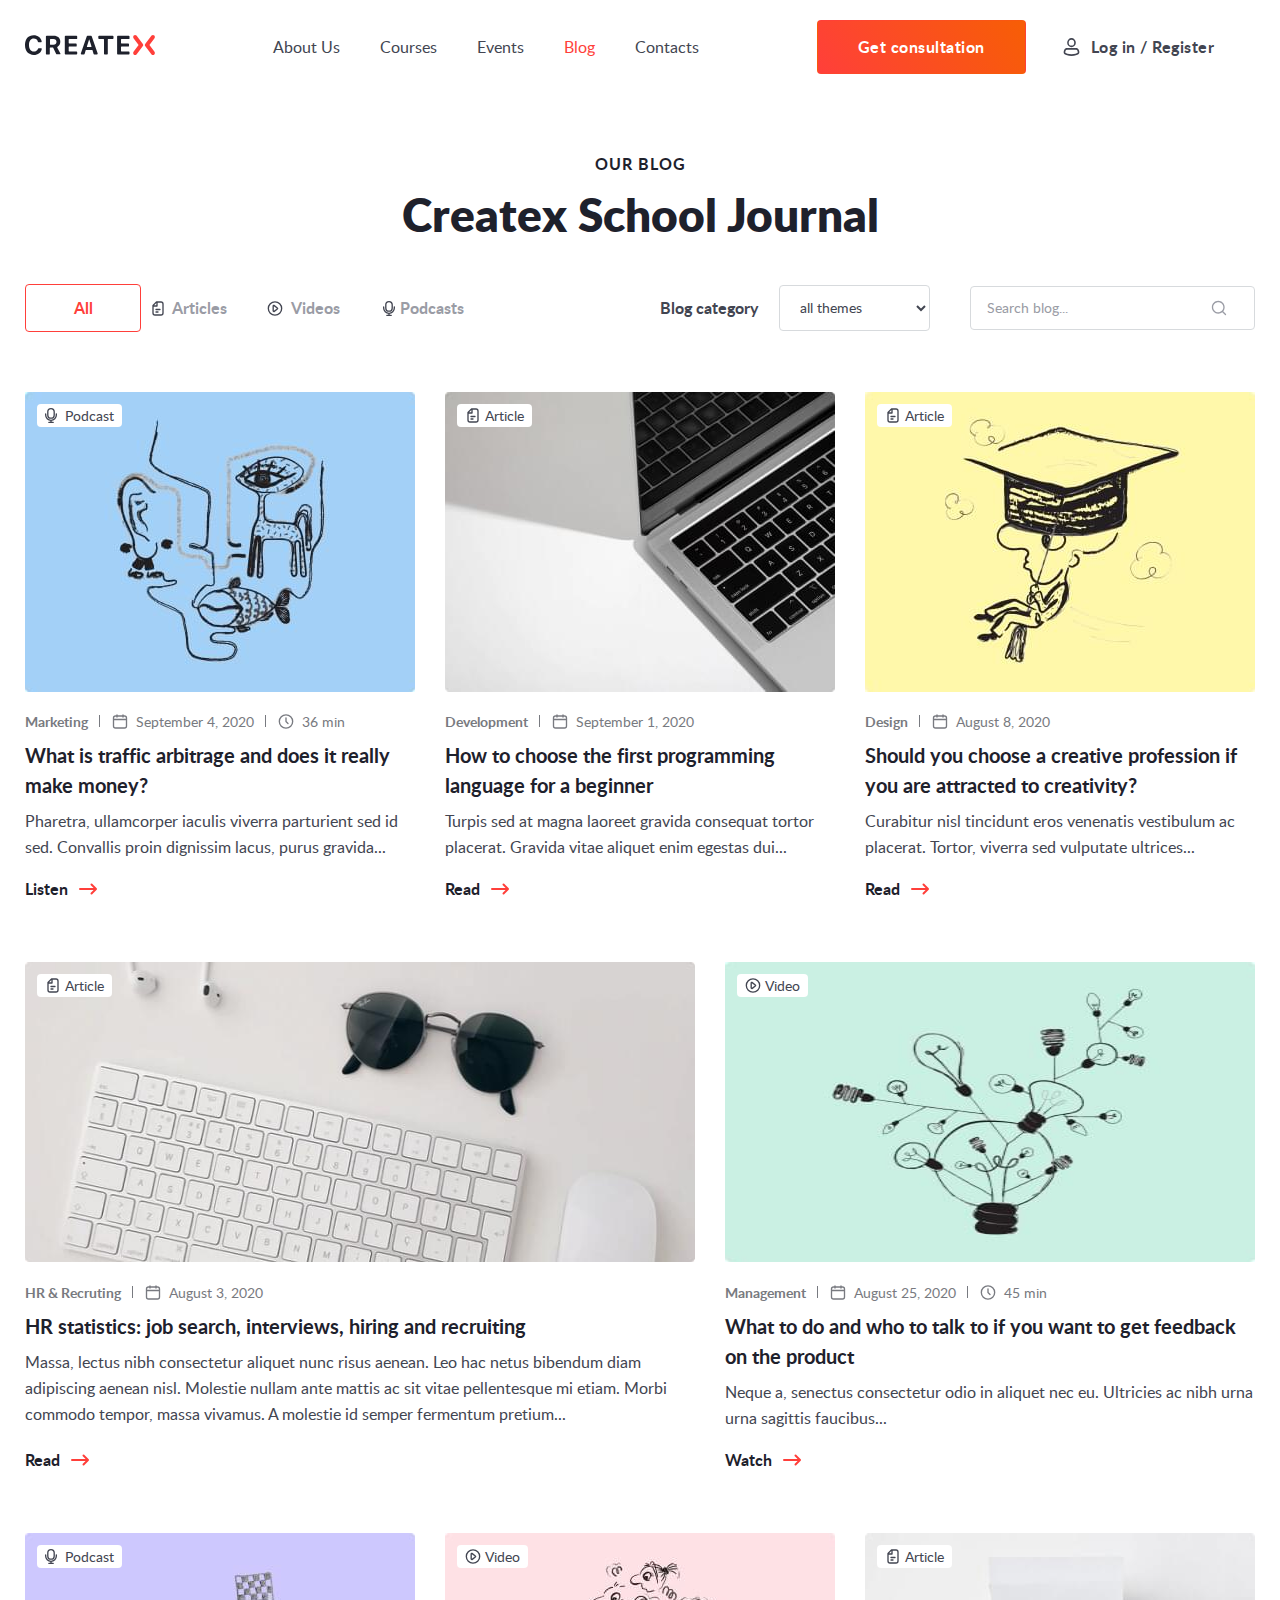
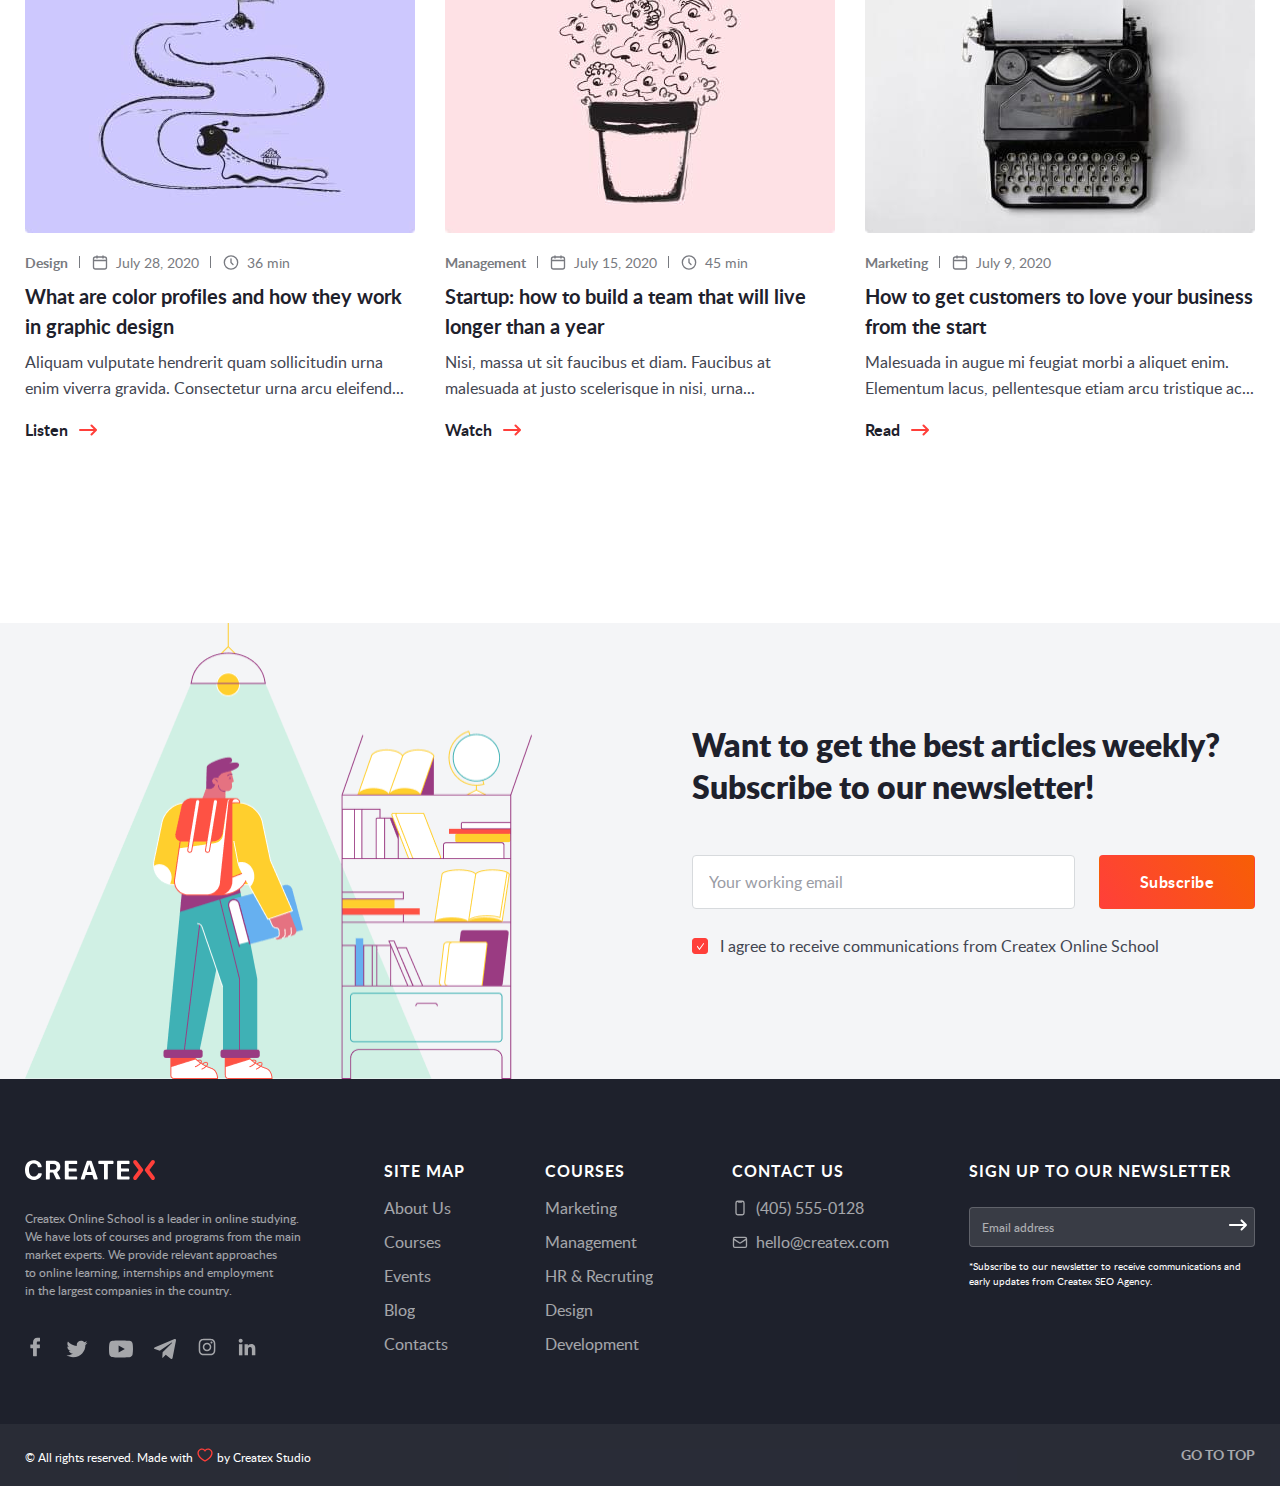
<file: blog.html>
<!DOCTYPE html>
<html lang="en">
<head>
  <meta charset="UTF-8">
  <meta http-equiv="X-UA-Compatible" content="IE=edge">
  <meta name="viewport" content="width=device-width, initial-scale=1.0">
  <title>CreateX - blog</title>
  <link rel="icon" type="image/png" href="images/favicon.png">
  <link rel="apple-touch-icon" href="apple-touch-favicon.png">
  <link rel="stylesheet" href="https://unpkg.com/swiper@8/swiper-bundle.min.css" />

  <script src="https://unpkg.com/swiper@8/swiper-bundle.min.js"></script>
  <link rel="stylesheet" href="./styles/main.css">

  <script defer src="./js/app.js"></script>
</head>
<body>
  <header class="header">
    <div class="container header__container">
  <a class="btn__scroll" href="#">up ↑</a>
  <div class="header__burger header-burger">
    <span class="header-burger__menu menu menu1"></span>
    <span class="header-burger__menu menu menu2"></span>
    <span class="header-burger__menu menu menu3"></span>
  </div>
  <a class="header__link-logo" href="index.html">
    <img class="header__logo" src="images/icons/logo_black.svg" alt="logo of company">
  </a>
  <nav class="header__nav">
    <ul class="header__list">
      <li class="header__item">
        <a class="header__link" href="about-us.html">About Us</a>
      </li>
      <li class="header__item">
        <a class="header__link" href="courses.html">Courses</a>
      </li>
      <li class="header__item">
        <a class="header__link" href="events.html">Events</a>
      </li>
      <li class="header__item">
        <a class="header__link active" href="blog.html">Blog</a>
      </li>
      <li class="header__item">
        <a class="header__link" href="contacts.html">Contacts</a>
      </li>
    </ul>
  </nav>
  <div class="header__wrap">
    <button class="header__btn btn btn-color">Get consultation</button>
    <button class="header__login btn">Log in / Register</button>  
  </div>
  <div class="consultation">
    <div class="modal-content">
  <h2 class="modal__title">Get consultation</h2>
  <form class="modal__form">
    <div class="modal__box">
      <label class="modal__label">Your name</label>
      <input class="modal__input" type="text" placeholder="Your name">
    </div>
    <div class="modal__box">
      <label class="modal__label">Email</label>
      <input class="modal__input" type="text" placeholder="Your working email">
    </div>
    <button class="modal__btn btn btn-color">Get consultation</button>
  </form>
  <div class="menu__close">
    <span class="menu__close-span close1"></span>
    <span class="menu__close-span close2"></span>
  </div>
</div>
  </div>
  <div class="modal">
    <div class="modal-content">
  <h2 class="modal__title">Sign in</h2>
  <span class="modal__subtitle">Sign in to your account using email and password provided during registration.</span>
  <form class="modal__form">
    <div class="modal__box">
      <label class="modal__label">Email</label>
      <input class="modal__input" type="text" placeholder="Your working email">
    </div>
    <div class="modal__box">
      <label class="modal__label">Password</label>
      <input class="modal__input" type="text" placeholder="Your password">
    </div>
    <div class="modal__wrap">
      <label class="miss-events__checkbox" for="check-agree">
        <input class="miss-events__check" id="check-agree" type="checkbox" value="yes" checked>
        <span class="miss-events__check_text">Keep me signed in</span>
      </label>
      <a class="modal__link" href="#">Forgot password?</a>
    </div>
    <button class="modal__btn btn btn-color">Sign in</button>
  </form>
  <div class="modal__sing">
    <span class="modal__span">Don't have an account?</span>
    <a class="modal__sing-link" href="#">Sign up</a>
  </div>
  <div class="menu__close">
    <span class="menu__close-span close1"></span>
    <span class="menu__close-span close2"></span>
  </div>
  <div class="modal__social">
    <span class="modal__subtitle">Or sign in with</span>
    <ul class="modal__list">
      <li class="modal__item">
        <a class="modal__item-link" href="#">
          <svg width="20" height="20" viewbox="0 0 20 20" fill="none" xmlns="http://www.w3.org/2000/svg">
            <path d="M14.6359 0.837799L12.3215 0.833984C9.72134 0.833984 8.04102 2.60489 8.04102 5.34584V7.42611H5.71401C5.51293 7.42611 5.3501 7.59357 5.3501 7.80013V10.8142C5.3501 11.0208 5.51312 11.188 5.71401 11.188H8.04102V18.7935C8.04102 19 8.20386 19.1673 8.40494 19.1673H11.441C11.6421 19.1673 11.8049 18.9999 11.8049 18.7935V11.188H14.5258C14.7268 11.188 14.8897 11.0208 14.8897 10.8142L14.8908 7.80013C14.8908 7.70095 14.8524 7.60597 14.7842 7.53578C14.7161 7.46559 14.6232 7.42611 14.5267 7.42611H11.8049V5.66264C11.8049 4.81505 12.0016 4.38476 13.0764 4.38476L14.6355 4.38419C14.8364 4.38419 14.9992 4.21673 14.9992 4.01037V1.21163C14.9992 1.00545 14.8366 0.83818 14.6359 0.837799Z" fill="white"/>
            </svg>
        </a>
      </li>
      <li class="modal__item">
        <a class="modal__item-link" href="#">
          <svg width="20" height="20" viewbox="0 0 20 20" fill="none" xmlns="http://www.w3.org/2000/svg">
            <path d="M10.1756 8.75219H18.4051C18.4959 9.25921 18.5413 9.74352 18.5413 10.2051C18.5413 11.8472 18.197 13.3134 17.5084 14.6037C16.8198 15.8939 15.8379 16.9022 14.5628 17.6287C13.2877 18.3552 11.8253 18.7184 10.1756 18.7184C8.98754 18.7184 7.85622 18.4895 6.78165 18.0317C5.70708 17.5739 4.78008 16.9552 4.00064 16.1758C3.2212 15.3963 2.60257 14.4693 2.14475 13.3948C1.68692 12.3202 1.45801 11.1889 1.45801 10.0008C1.45801 8.81273 1.68692 7.68141 2.14475 6.60685C2.60257 5.53228 3.2212 4.60528 4.00064 3.82584C4.78008 3.0464 5.70708 2.42777 6.78165 1.96994C7.85622 1.51212 8.98754 1.2832 10.1756 1.2832C12.4458 1.2832 14.3944 2.04372 16.0214 3.56476L13.649 5.84633C12.7183 4.94581 11.5604 4.49555 10.1756 4.49555C9.19942 4.49555 8.29702 4.74149 7.46839 5.23337C6.63976 5.72525 5.98329 6.39307 5.49898 7.23683C5.01467 8.08059 4.77251 9.00192 4.77251 10.0008C4.77251 10.9997 5.01467 11.921 5.49898 12.7648C5.98329 13.6086 6.63976 14.2764 7.46839 14.7683C8.29702 15.2601 9.19942 15.5061 10.1756 15.5061C10.834 15.5061 11.4394 15.4153 11.9918 15.2336C12.5442 15.052 12.9982 14.825 13.3539 14.5526C13.7096 14.2802 14.0198 13.9699 14.2847 13.6218C14.5496 13.2737 14.7444 12.9445 14.8693 12.6343C14.9941 12.324 15.0793 12.0289 15.1247 11.7489H10.1756V8.75219Z" fill="#787A80"/>
            </svg>
        </a>
      </li>
      <li class="modal__item">
        <a class="modal__item-link" href="#">
          <svg width="24" height="24" viewbox="0 0 24 24" fill="none" xmlns="http://www.w3.org/2000/svg">
            <path d="M22.5 5.77233C21.7271 6.10027 20.8978 6.32267 20.0264 6.42196C20.9161 5.91181 21.5972 5.10263 21.92 4.1414C21.0854 4.61383 20.1642 4.95688 19.1826 5.14285C18.3966 4.33994 17.2785 3.83984 16.0384 3.83984C13.6593 3.83984 11.7303 5.68691 11.7303 7.9637C11.7303 8.2866 11.7683 8.60199 11.8418 8.90357C8.26201 8.73141 5.08768 7.08917 2.96314 4.59372C2.59176 5.20189 2.38049 5.91053 2.38049 6.66697C2.38049 8.09814 3.14161 9.36093 4.2964 10.0997C3.5904 10.0771 2.92639 9.89116 2.34508 9.58205V9.63357C2.34508 11.6314 3.83056 13.2988 5.80024 13.6783C5.43936 13.7713 5.05882 13.8228 4.66514 13.8228C4.38696 13.8228 4.11794 13.7964 3.85417 13.7461C4.40267 15.3859 5.99315 16.5783 7.87756 16.611C6.40388 17.7167 4.54573 18.3739 2.52749 18.3739C2.17976 18.3739 1.83724 18.3537 1.5 18.3173C3.40671 19.4896 5.67036 20.1732 8.10327 20.1732C16.028 20.1732 20.3597 13.8881 20.3597 8.43741L20.3453 7.90341C21.1917 7.32537 21.9239 6.59912 22.5 5.77233Z" fill="white"/>
            </svg>
            
        </a>
      </li>
      <li class="modal__item">
        <a class="modal__item-link" href="#">
          <svg width="20" height="20" viewbox="0 0 20 20" fill="none" xmlns="http://www.w3.org/2000/svg">
            <path d="M18.329 18.3327L18.3332 18.332V12.2195C18.3332 9.22921 17.6894 6.92574 14.1936 6.92574C12.513 6.92574 11.3853 7.84796 10.9248 8.72227H10.8762V7.2049H7.56163V18.332H11.013V12.8223C11.013 11.3716 11.288 9.9688 13.0846 9.9688C14.8547 9.9688 14.8811 11.6244 14.8811 12.9153V18.3327H18.329Z" fill="white"/>
            <path d="M1.9415 7.2056H5.39706V18.3327H1.9415V7.2056Z" fill="white"/>
            <path d="M3.66789 1.66602C2.56303 1.66602 1.6665 2.56254 1.6665 3.6674C1.6665 4.77227 2.56303 5.68754 3.66789 5.68754C4.77275 5.68754 5.66928 4.77227 5.66928 3.6674C5.66859 2.56254 4.77206 1.66602 3.66789 1.66602Z" fill="white"/>
            </svg>
        </a>
      </li>
    </ul>
  </div>
</div>
  </div>
</div>
  </header>
  <main>
    <section class="journal">
      <div class="container journal__container">
        <span class="journal__subtitle subtitle">Our blog</span>
        <h2 class="journal__title title">Createx School Journal</h2>
        <div class="journal__wrap">
          <ul class="journal__list benefits__list">
            <li class="benefits__item">
              <button class="journal__btn benefits__btn js-tab-trigger active" data-tab="1">All</button>
            </li>
            <li class="benefits__item">
              <button class="journal__btn benefits__btn js-tab-trigger article" data-tab="2">Articles</button>
            </li>
            <li class="benefits__item">
              <button class="journal__btn benefits__btn js-tab-trigger video" data-tab="3">Videos</button>
            </li>
            <li class="benefits__item">
              <button class="journal__btn benefits__btn js-tab-trigger podcast" data-tab="4">Podcasts</button>
            </li>
          </ul>
          <div class="journal__box">
            <span class="journal__span">Blog category</span>
            <select class="events__select" name="category" id="category">
              <option class="events__option" value="all">all themes</option>
              <option class="events__option" value="marketing">Marketing</option>
              <option class="events__option" value="management">Management</option>
              <option class="events__option" value="hr">HR & Recruting</option>
              <option class="events__option" value="design">Design</option>
              <option class="events__option" value="development">Development</option>
            </select>
            <label class="online__label">
              <input class="journal__input online__input" type="text" placeholder="Search blog...">
              <button class="online__search">
                <svg width="16" height="16" viewbox="0 0 16 16" fill="none" xmlns="http://www.w3.org/2000/svg">
                  <path fill-rule="evenodd" clip-rule="evenodd" d="M7.25016 2.16634C4.44272 2.16634 2.16683 4.44223 2.16683 7.24967C2.16683 10.0571 4.44272 12.333 7.25016 12.333C8.65276 12.333 9.92161 11.7658 10.842 10.8467C11.7642 9.92589 12.3335 8.6549 12.3335 7.24967C12.3335 4.44223 10.0576 2.16634 7.25016 2.16634ZM0.833496 7.24967C0.833496 3.70585 3.70634 0.833008 7.25016 0.833008C10.794 0.833008 13.6668 3.70585 13.6668 7.24967C13.6668 8.78248 13.1287 10.1905 12.2321 11.2939L14.9711 14.0278C15.2317 14.2879 15.2321 14.7101 14.972 14.9706C14.7119 15.2312 14.2898 15.2316 14.0292 14.9715L11.2888 12.2362C10.1863 13.13 8.78039 13.6663 7.25016 13.6663C3.70634 13.6663 0.833496 10.7935 0.833496 7.24967Z" fill="#9A9CA5"/>
                  </svg>
              </button>
            </label>
          </div>
        </div>
        <ul class="journal__blog posts__list">
          <li class="posts__item item1">
            <img class="posts__img" src="images/posts/post1.jpg" alt="" aria-hidden="true">
            <span class="posts__view podcast">Podcast</span>
            <ul class="posts__wrap_list">
              <li class="posts__more direct ">Marketing</li>
              <li class="posts__more date">September 4, 2020</li>
              <li class="posts__more time">36 min</li>
            </ul>
            <h3 class="posts__list_title">What is traffic arbitrage and does it really make money?</h3>
            <p class="posts__text">Pharetra, ullamcorper iaculis viverra parturient sed id sed. Convallis proin dignissim lacus, purus gravida...</p>
            <a class="posts__link" href="#">Listen</a>
          </li>
          <li class="posts__item item2">
            <img class="posts__img" src="images/blog/laptop.jpg" alt="" aria-hidden="true">
            <span class="posts__view article">Article</span>
            <ul class="posts__wrap_list">
              <li class="posts__more direct ">Development</li>
              <li class="posts__more date">September 1, 2020</li>
            </ul>
            <h3 class="posts__list_title">How to choose the first programming language for a beginner</h3>
            <p class="posts__text">Turpis sed at magna laoreet gravida consequat tortor placerat. Gravida vitae aliquet enim egestas dui...</p>
            <a class="posts__link" href="#">Read</a>
          </li>
          <li class="posts__item item3">
            <img class="posts__img" src="images/posts/post3.jpg" alt="" aria-hidden="true">
            <span class="posts__view article">Article</span>
            <ul class="posts__wrap_list">
              <li class="posts__more direct ">Design</li>
              <li class="posts__more date">August 8, 2020</li>
            </ul>
            <h3 class="posts__list_title">Should you choose a creative profession if you are attracted to creativity?</h3>
            <p class="posts__text">Curabitur nisl tincidunt eros venenatis vestibulum ac placerat. Tortor, viverra sed vulputate ultrices...</p>
            <a class="posts__link" href="#">Read</a>
          </li>
          <li class="posts__item item4">
            <img class="posts__img" src="images/blog/keyboard.jpg" alt="" aria-hidden="true">
            <span class="posts__view article">Article</span>
            <ul class="posts__wrap_list">
              <li class="posts__more direct ">HR & Recruting</li>
              <li class="posts__more date">August 3, 2020</li>
            </ul>
            <h3 class="posts__list_title">HR statistics: job search,  interviews, hiring and recruiting</h3>
            <p class="posts__text">Massa, lectus nibh consectetur aliquet nunc risus aenean. Leo hac netus bibendum diam adipiscing aenean nisl. Molestie nullam ante mattis ac sit vitae pellentesque mi etiam. Morbi commodo tempor, massa vivamus. A molestie id semper fermentum pretium...</p>
            <a class="posts__link" href="#">Read</a>
          </li>
          <li class="posts__item item5">
            <img class="posts__img" src="images/posts/post2.jpg" alt="" aria-hidden="true">
            <span class="posts__view video">Video</span>
            <ul class="posts__wrap_list">
              <li class="posts__more direct ">Management</li>
              <li class="posts__more date">August 25, 2020</li>
              <li class="posts__more time">45 min</li>
            </ul>
            <h3 class="posts__list_title">What to do and who to talk to if you want to get feedback on the product</h3>
            <p class="posts__text">Neque a, senectus consectetur odio in aliquet nec eu. Ultricies ac nibh urna urna sagittis faucibus...</p>
            <a class="posts__link" href="#">Watch</a>
          </li>
          <li class="posts__item item6">
            <img class="posts__img" src="images/blog/graphic_design.jpg" alt="" aria-hidden="true">
            <span class="posts__view podcast">Podcast</span>
            <ul class="posts__wrap_list">
              <li class="posts__more direct ">Design</li>
              <li class="posts__more date">July 28, 2020</li>
              <li class="posts__more time">36 min</li>
            </ul>
            <h3 class="posts__list_title">What are color profiles and how they work in graphic design</h3>
            <p class="posts__text">Aliquam vulputate hendrerit quam sollicitudin urna enim viverra gravida. Consectetur urna arcu eleifend...</p>
            <a class="posts__link" href="#">Listen</a>
          </li>
          <li class="posts__item item7">
            <img class="posts__img" src="images/blog/startap.jpg" alt="" aria-hidden="true">
            <span class="posts__view video">Video</span>
            <ul class="posts__wrap_list">
              <li class="posts__more direct ">Management</li>
              <li class="posts__more date">July 15, 2020</li>
              <li class="posts__more time">45 min</li>
            </ul>
            <h3 class="posts__list_title">Startup: how to build a team that will live longer than a year</h3>
            <p class="posts__text">Nisi, massa ut sit faucibus et diam. Faucibus at malesuada at justo scelerisque in nisi, urna...</p>
            <a class="posts__link" href="#">Watch</a>
          </li>
          <li class="posts__item item8">
            <img class="posts__img" src="images/blog/typewriter.jpg" alt="" aria-hidden="true">
            <span class="posts__view article">Article</span>
            <ul class="posts__wrap_list">
              <li class="posts__more direct ">Marketing</li>
              <li class="posts__more date">July 9, 2020</li>
            </ul>
            <h3 class="posts__list_title">How to get customers to love your business from the start</h3>
            <p class="posts__text">Malesuada in augue mi feugiat morbi a aliquet enim. Elementum lacus, pellentesque etiam arcu tristique ac...</p>
            <a class="posts__link" href="#">Read</a>
          </li>
        </ul>
      </div>
    </section>
    <section class="blog-subsc">
      <div class="container blog-subsc__container">
  <img class="miss-events__img" src="images/blog/subsc_illustration.png" alt="" aria-hidden="true">
  <div class="miss-events__wrap">
    <h2 class="miss-events__title">Want to get the best articles weekly? Subscribe to our newsletter!</h2>
    <form class="miss-events__form">
      <label class="miss-events__label">
        <input class="miss-events__input" type="text" placeholder="Your working email">
        <button class="btn btn-color miss-events__btn">Subscribe</button>
      </label>
      <label class="miss-events__checkbox" for="check-agree">
        <input class="miss-events__check" id="check-agree" type="checkbox" value="yes" checked>
        <span class="miss-events__check_text">I agree to receive communications from Createx Online School</span>
      </label>
    </form>
  </div>
</div>
    </section>
  </main>

  <footer class="footer">
    <div class="footer__top">
  <div class="container footer__container">
    <ul class="footer__list">
      <li class="footer__item">
        <a class="footer__link_logo" href="index.html">
          <img class="footer__logo" src="images/icons/logowhite.svg" alt="">
        </a>
        <p class="footer__text">
          Createx Online School is&nbsp;a&nbsp;leader in&nbsp;online studying. We&nbsp;have lots of&nbsp;courses and programs from the main market experts. We&nbsp;provide relevant approaches to&nbsp;online learning, internships and employment in&nbsp;the largest companies in&nbsp;the country.
        </p>
        <ul class="footer__social social-list">
          <li class="social-list__item">
            <a class="social-list__link" href="#">
              <svg width="20" height="20" viewbox="0 0 20 20" fill="none" xmlns="http://www.w3.org/2000/svg">
                <path d="M14.6359 0.837799L12.3215 0.833984C9.72134 0.833984 8.04102 2.60489 8.04102 5.34584V7.42611H5.71401C5.51293 7.42611 5.3501 7.59357 5.3501 7.80013V10.8142C5.3501 11.0208 5.51312 11.188 5.71401 11.188H8.04102V18.7935C8.04102 19 8.20386 19.1673 8.40494 19.1673H11.441C11.6421 19.1673 11.8049 18.9999 11.8049 18.7935V11.188H14.5258C14.7268 11.188 14.8897 11.0208 14.8897 10.8142L14.8908 7.80013C14.8908 7.70095 14.8524 7.60597 14.7842 7.53578C14.7161 7.46559 14.6232 7.42611 14.5267 7.42611H11.8049V5.66264C11.8049 4.81505 12.0016 4.38476 13.0764 4.38476L14.6355 4.38419C14.8364 4.38419 14.9992 4.21673 14.9992 4.01037V1.21163C14.9992 1.00545 14.8366 0.83818 14.6359 0.837799Z" fill="white"/>
                </svg>
            </a>
          </li>
          <li class="social-list__item">
            <a class="social-list__link" href="#">
              <svg width="24" height="24" viewbox="0 0 24 24" fill="none" xmlns="http://www.w3.org/2000/svg">
                <path d="M22.5 5.77233C21.7271 6.10027 20.8978 6.32267 20.0264 6.42196C20.9161 5.91181 21.5972 5.10263 21.92 4.1414C21.0854 4.61383 20.1642 4.95688 19.1826 5.14285C18.3966 4.33994 17.2785 3.83984 16.0384 3.83984C13.6593 3.83984 11.7303 5.68691 11.7303 7.9637C11.7303 8.2866 11.7683 8.60199 11.8418 8.90357C8.26201 8.73141 5.08768 7.08917 2.96314 4.59372C2.59176 5.20189 2.38049 5.91053 2.38049 6.66697C2.38049 8.09814 3.14161 9.36093 4.2964 10.0997C3.5904 10.0771 2.92639 9.89116 2.34508 9.58205V9.63357C2.34508 11.6314 3.83056 13.2988 5.80024 13.6783C5.43936 13.7713 5.05882 13.8228 4.66514 13.8228C4.38696 13.8228 4.11794 13.7964 3.85417 13.7461C4.40267 15.3859 5.99315 16.5783 7.87756 16.611C6.40388 17.7167 4.54573 18.3739 2.52749 18.3739C2.17976 18.3739 1.83724 18.3537 1.5 18.3173C3.40671 19.4896 5.67036 20.1732 8.10327 20.1732C16.028 20.1732 20.3597 13.8881 20.3597 8.43741L20.3453 7.90341C21.1917 7.32537 21.9239 6.59912 22.5 5.77233Z" fill="white"/>
                </svg>
            </a>
          </li>
          <li class="social-list__item">
            <a class="social-list__link" href="#">
              <svg width="24" height="24" viewbox="0 0 24 24" fill="none" xmlns="http://www.w3.org/2000/svg">
                <path fill-rule="evenodd" clip-rule="evenodd" d="M21.3903 4.11358C22.4182 4.39044 23.2288 5.20086 23.5055 6.22899C24.0197 8.10691 23.9999 12.0213 23.9999 12.0213C23.9999 12.0213 23.9999 15.9158 23.5057 17.7939C23.2288 18.8218 22.4184 19.6324 21.3903 19.9091C19.5122 20.4035 12 20.4035 12 20.4035C12 20.4035 4.50731 20.4035 2.60961 19.8895C1.58148 19.6127 0.771054 18.802 0.4942 17.7741C0 15.9158 0 12.0015 0 12.0015C0 12.0015 0 8.10691 0.4942 6.22899C0.770871 5.20104 1.60125 4.37066 2.60943 4.09399C4.48753 3.59961 11.9998 3.59961 11.9998 3.59961C11.9998 3.59961 19.5122 3.59961 21.3903 4.11358ZM15.8549 12.0016L9.60788 15.5996V8.40355L15.8549 12.0016Z" fill="white"/>
                </svg>
            </a>
          </li>
          <li class="social-list__item">
            <a class="social-list__link" href="#">
              <svg width="24" height="24" viewbox="0 0 24 24" fill="none" xmlns="http://www.w3.org/2000/svg">
                <path d="M9.63262 15.1813L9.2687 20.7653C9.78938 20.7653 10.0149 20.5213 10.2853 20.2283L12.7264 17.6833L17.7847 21.7243C18.7124 22.2883 19.366 21.9913 19.6163 20.7933L22.9365 3.8214L22.9374 3.8204C23.2317 2.3244 22.4415 1.73941 21.5377 2.1064L2.02135 10.2574C0.689406 10.8214 0.709573 11.6314 1.79493 11.9984L6.78447 13.6913L18.3742 5.78039C18.9196 5.38639 19.4155 5.60439 19.0076 5.99839L9.63262 15.1813Z" fill="white"/>
                </svg>
            </a>
          </li>
          <li class="social-list__item">
            <a class="social-list__link" href="#">
              <svg width="20" height="20" viewbox="0 0 20 20" fill="none" xmlns="http://www.w3.org/2000/svg">
                <path d="M18.3169 6.56606C18.2778 5.6805 18.1346 5.07168 17.9295 4.54413C17.7178 3.98415 17.3923 3.4828 16.9657 3.06603C16.5489 2.64277 16.0443 2.31388 15.4908 2.10555C14.9602 1.90041 14.3545 1.7572 13.469 1.71816C12.5768 1.67581 12.2936 1.66602 10.0308 1.66602C7.76794 1.66602 7.48471 1.67581 6.59584 1.71485C5.71028 1.7539 5.10146 1.89723 4.57404 2.10225C4.01393 2.31388 3.51258 2.63946 3.09581 3.06603C2.67255 3.4828 2.34379 3.98746 2.13534 4.54095C1.9302 5.07168 1.78699 5.67719 1.74795 6.56275C1.70559 7.45493 1.6958 7.73816 1.6958 10.001C1.6958 12.2638 1.70559 12.547 1.74464 13.4359C1.78368 14.3215 1.92702 14.9303 2.13216 15.4578C2.34379 16.0178 2.67255 16.5191 3.09581 16.9359C3.51258 17.3592 4.01724 17.6881 4.57073 17.8964C5.10146 18.1015 5.70697 18.2447 6.59266 18.2838C7.4814 18.323 7.76476 18.3326 10.0276 18.3326C12.2904 18.3326 12.5736 18.323 13.4625 18.2838C14.348 18.2447 14.9569 18.1015 15.4843 17.8964C16.6044 17.4633 17.4899 16.5778 17.923 15.4578C18.128 14.9271 18.2713 14.3215 18.3104 13.4359C18.3494 12.547 18.3592 12.2638 18.3592 10.001C18.3592 7.73816 18.3559 7.45493 18.3169 6.56606ZM16.816 13.3708C16.7801 14.1847 16.6434 14.6243 16.5295 14.9173C16.2494 15.6434 15.6731 16.2196 14.9471 16.4997C14.654 16.6136 14.2113 16.7504 13.4005 16.7861C12.5215 16.8253 12.2578 16.8349 10.0341 16.8349C7.81029 16.8349 7.54334 16.8253 6.66744 16.7861C5.85348 16.7504 5.41394 16.6136 5.12092 16.4997C4.7596 16.3661 4.43071 16.1545 4.16375 15.8778C3.88701 15.6075 3.67538 15.2819 3.54184 14.9206C3.42788 14.6276 3.29116 14.1847 3.25542 13.3741C3.21625 12.495 3.20659 12.2312 3.20659 10.0075C3.20659 7.7837 3.21625 7.51674 3.25542 6.64097C3.29116 5.82701 3.42788 5.38747 3.54184 5.09444C3.67538 4.733 3.88701 4.40423 4.16706 4.13715C4.43719 3.8604 4.76278 3.64877 5.12423 3.51536C5.41725 3.40141 5.8601 3.26469 6.67075 3.22882C7.54983 3.18978 7.8136 3.17998 10.0372 3.17998C12.2643 3.17998 12.528 3.18978 13.4039 3.22882C14.2178 3.26469 14.6573 3.40141 14.9504 3.51536C15.3117 3.64877 15.6406 3.8604 15.9075 4.13715C16.1843 4.40741 16.3959 4.733 16.5295 5.09444C16.6434 5.38747 16.7801 5.83019 16.816 6.64097C16.855 7.52005 16.8648 7.7837 16.8648 10.0075C16.8648 12.2312 16.855 12.4917 16.816 13.3708Z" fill="white"/>
                <path d="M10.0307 5.71954C7.66708 5.71954 5.74931 7.63719 5.74931 10.001C5.74931 12.3648 7.66708 14.2824 10.0307 14.2824C12.3945 14.2824 14.3122 12.3648 14.3122 10.001C14.3122 7.63719 12.3945 5.71954 10.0307 5.71954ZM10.0307 12.7782C8.49732 12.7782 7.25349 11.5345 7.25349 10.001C7.25349 8.46743 8.49732 7.22372 10.0307 7.22372C11.5643 7.22372 12.808 8.46743 12.808 10.001C12.808 11.5345 11.5643 12.7782 10.0307 12.7782Z" fill="white"/>
                <path d="M15.4811 5.55027C15.4811 6.10223 15.0336 6.54979 14.4815 6.54979C13.9295 6.54979 13.482 6.10223 13.482 5.55027C13.482 4.99817 13.9295 4.55074 14.4815 4.55074C15.0336 4.55074 15.4811 4.99817 15.4811 5.55027Z" fill="white"/>
                </svg>
            </a>
          </li>
          <li class="social-list__item">
            <a class="social-list__link" href="#">
              <svg width="20" height="20" viewbox="0 0 20 20" fill="none" xmlns="http://www.w3.org/2000/svg">
                <path d="M18.329 18.3327L18.3332 18.332V12.2195C18.3332 9.22921 17.6894 6.92574 14.1936 6.92574C12.513 6.92574 11.3853 7.84796 10.9248 8.72227H10.8762V7.2049H7.56163V18.332H11.013V12.8223C11.013 11.3716 11.288 9.9688 13.0846 9.9688C14.8547 9.9688 14.8811 11.6244 14.8811 12.9153V18.3327H18.329Z" fill="white"/>
                <path d="M1.9415 7.2056H5.39706V18.3327H1.9415V7.2056Z" fill="white"/>
                <path d="M3.66789 1.66602C2.56303 1.66602 1.6665 2.56254 1.6665 3.6674C1.6665 4.77227 2.56303 5.68754 3.66789 5.68754C4.77275 5.68754 5.66928 4.77227 5.66928 3.6674C5.66859 2.56254 4.77206 1.66602 3.66789 1.66602Z" fill="white"/>
                </svg>
            </a>
          </li>
        </ul>
      </li>
      <li class="footer__item">
        <h3 class="footer__title">SITE MAP</h3>
        <nav class="footer__nav">
          <ul class="footer__nav_list">
            <li class="footer__nav_item">
              <a class="footer__nav_link" href="about-us.html">About Us</a>
            </li>
            <li class="footer__nav_item">
              <a class="footer__nav_link" href="courses.html">Courses</a>
            </li>
            <li class="footer__nav_item">
              <a class="footer__nav_link" href="events.html">Events</a>
            </li>
            <li class="footer__nav_item">
              <a class="footer__nav_link" href="blog.html">Blog</a>
            </li>
            <li class="footer__nav_item">
              <a class="footer__nav_link" href="contacts.html">Contacts</a>
            </li>
          </ul>
        </nav>
      </li>
      <li class="footer__item">
        <h3 class="footer__title">COURSES</h3>
        <nav class="footer__nav">
          <ul class="footer__nav_list">
            <li class="footer__nav_item">
              <a class="footer__nav_link" href="#">Marketing</a>
            </li>
            <li class="footer__nav_item">
              <a class="footer__nav_link" href="#">Management</a>
            </li>
            <li class="footer__nav_item">
              <a class="footer__nav_link" href="#">HR & Recruting</a>
            </li>
            <li class="footer__nav_item">
              <a class="footer__nav_link" href="#">Design</a>
            </li>
            <li class="footer__nav_item">
              <a class="footer__nav_link" href="#">Development</a>
            </li>
          </ul>
        </nav>
      </li>
      <li class="footer__item">
        <h3 class="footer__title">CONTACT US</h3>
        <a class="footer__contact phone" href="tel:(405) 555-0128">(405) 555-0128</a>
        <a class="footer__contact mail" href="mailto:hello@createx.com">hello@createx.com</a>
      </li>
      <li class="footer__item">
        <h3 class="footer__title">SIGN UP TO OUR NEWSLETTER</h3>
        <form class="footer__form">
          <input class="footer__input" type="email" placeholder="Email address">
          <button class="footer__btn">
            <svg width="24" height="24" viewbox="0 0 24 24" fill="none" xmlns="http://www.w3.org/2000/svg">
              <path fill-rule="evenodd" clip-rule="evenodd" d="M14.7929 6.79289C15.1834 6.40237 15.8166 6.40237 16.2071 6.79289L20.7071 11.2929C21.0976 11.6834 21.0976 12.3166 20.7071 12.7071L16.2071 17.2071C15.8166 17.5976 15.1834 17.5976 14.7929 17.2071C14.4024 16.8166 14.4024 16.1834 14.7929 15.7929L17.5858 13H4C3.44772 13 3 12.5523 3 12C3 11.4477 3.44772 11 4 11H17.5858L14.7929 8.20711C14.4024 7.81658 14.4024 7.18342 14.7929 6.79289Z" fill="white"/>
              </svg>
          </button>
        </form>
        <p class="footer__more">*Subscribe to our newsletter to receive communications and early updates from Createx SEO Agency.</p>
      </li>
    </ul>
  </div>
</div>
<div class="footer__info">
  <div class="container footer__info_container">
    <div class="footer__wrap">
      <span class="footer__span">© All rights reserved. Made with <span class="hearth"></span> by Createx Studio </span>
    </div>
    <a class="footer__go" href="#">GO TO TOP</a>
  </div>
</div>
  </footer>
</body>
</html>
</file>
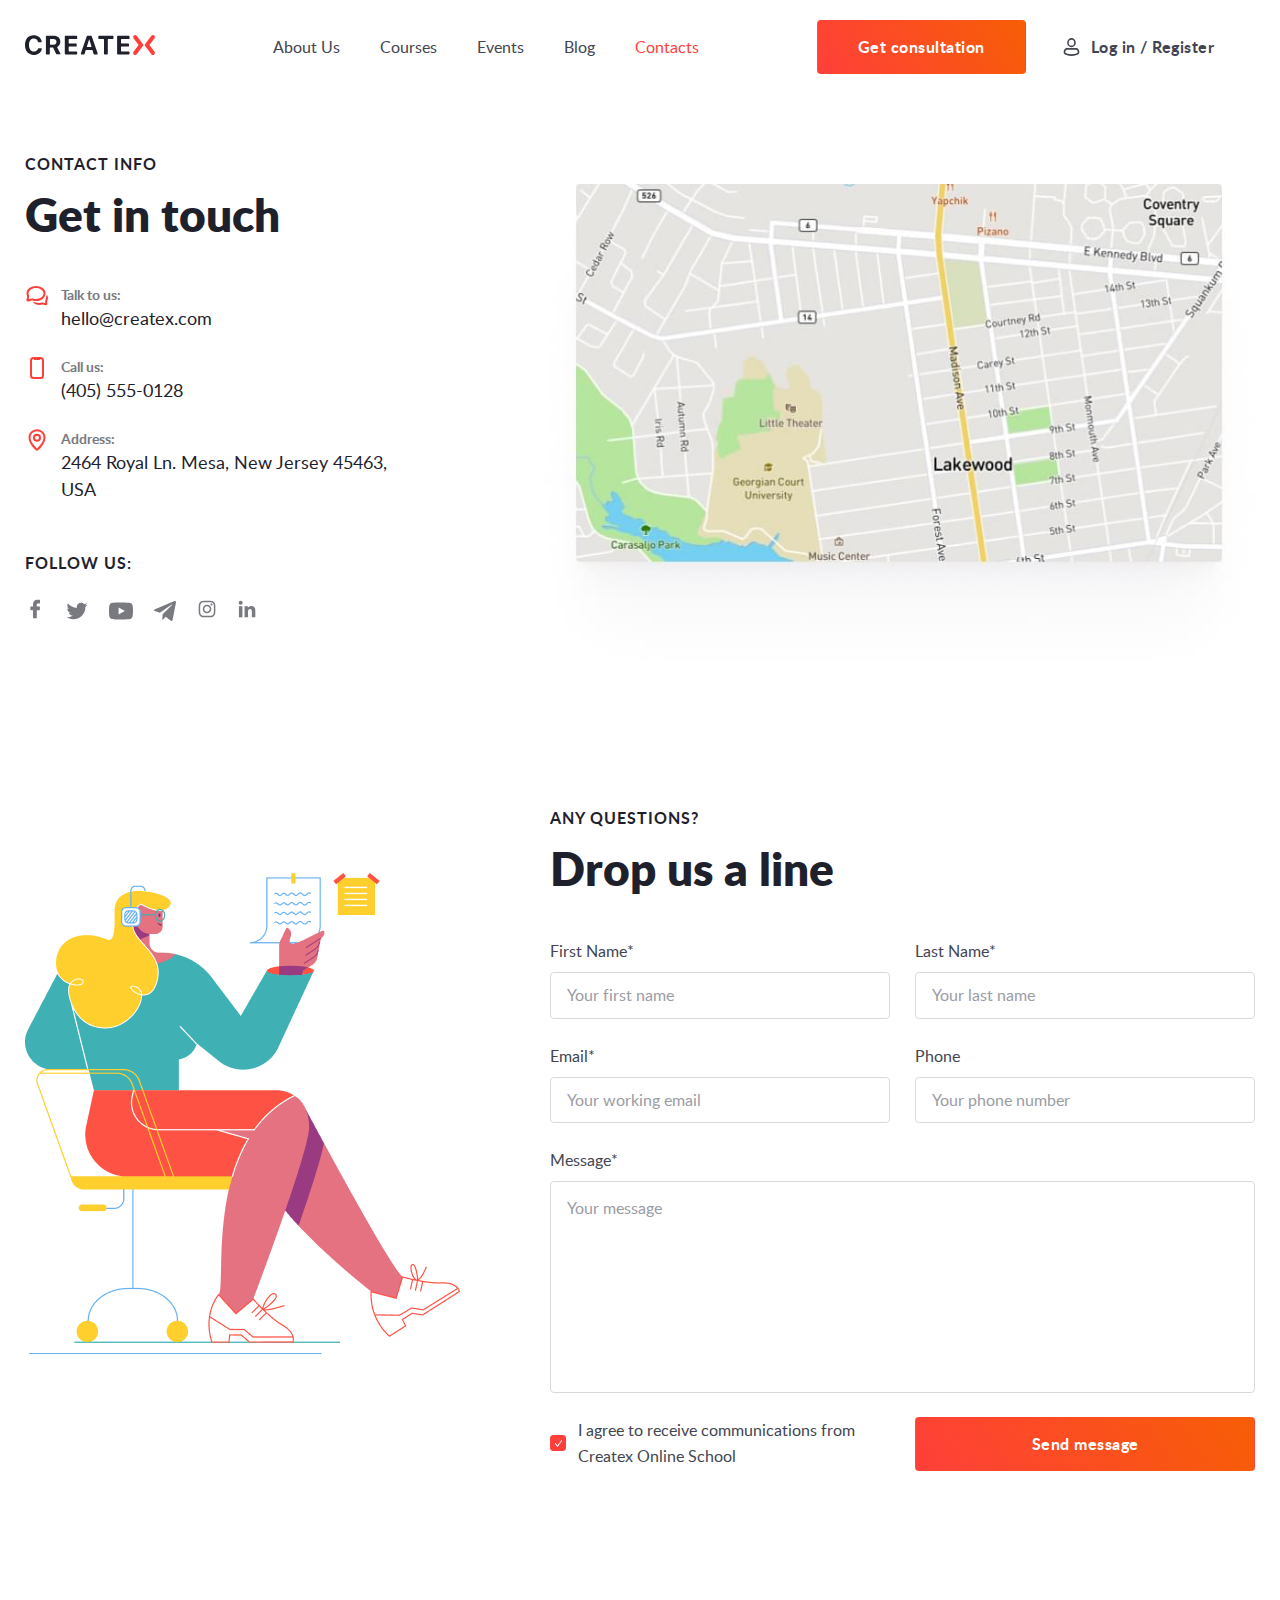
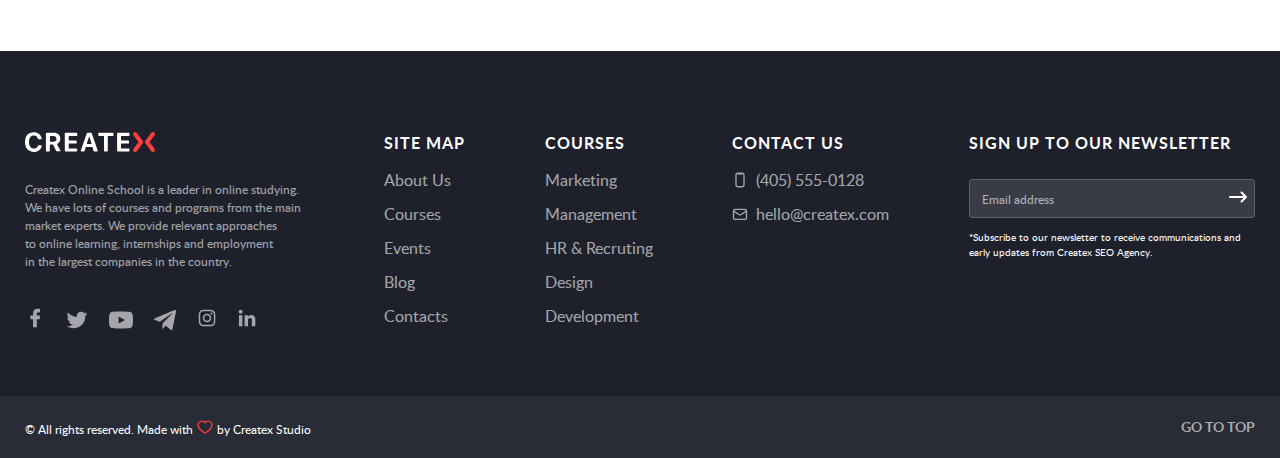
<file: contacts.html>
<!DOCTYPE html>
<html lang="en">
<head>
  <meta charset="UTF-8">
  <meta http-equiv="X-UA-Compatible" content="IE=edge">
  <meta name="viewport" content="width=device-width, initial-scale=1.0">
  <title>CreateX - contacts</title>
  <link rel="icon" type="image/png" href="images/favicon.png">
  <link rel="apple-touch-icon" href="apple-touch-favicon.png">
  <link rel="stylesheet" href="https://unpkg.com/swiper@8/swiper-bundle.min.css" />

  <script src="https://unpkg.com/swiper@8/swiper-bundle.min.js"></script>
  <link rel="stylesheet" href="./styles/main.css">

  <script defer src="./js/app.js"></script>
</head>
<body>
  <header class="header">
    <div class="container header__container">
  <a class="btn__scroll" href="#">up ↑</a>
  <div class="header__burger header-burger">
    <span class="header-burger__menu menu menu1"></span>
    <span class="header-burger__menu menu menu2"></span>
    <span class="header-burger__menu menu menu3"></span>
  </div>
  <a class="header__link-logo" href="index.html">
    <img class="header__logo" src="images/icons/logo_black.svg" alt="logo of company">
  </a>
  <nav class="header__nav">
    <ul class="header__list">
      <li class="header__item">
        <a class="header__link" href="about-us.html">About Us</a>
      </li>
      <li class="header__item">
        <a class="header__link" href="courses.html">Courses</a>
      </li>
      <li class="header__item">
        <a class="header__link" href="events.html">Events</a>
      </li>
      <li class="header__item">
        <a class="header__link" href="blog.html">Blog</a>
      </li>
      <li class="header__item">
        <a class="header__link  active" href="contacts.html">Contacts</a>
      </li>
    </ul>
  </nav>
  <div class="header__wrap">
    <button class="header__btn btn btn-color">Get consultation</button>
    <button class="header__login btn">Log in / Register</button>  
  </div>
  <div class="consultation">
    <div class="modal-content">
  <h2 class="modal__title">Get consultation</h2>
  <form class="modal__form">
    <div class="modal__box">
      <label class="modal__label">Your name</label>
      <input class="modal__input" type="text" placeholder="Your name">
    </div>
    <div class="modal__box">
      <label class="modal__label">Email</label>
      <input class="modal__input" type="text" placeholder="Your working email">
    </div>
    <button class="modal__btn btn btn-color">Get consultation</button>
  </form>
  <div class="menu__close">
    <span class="menu__close-span close1"></span>
    <span class="menu__close-span close2"></span>
  </div>
</div>
  </div>
  <div class="modal">
    <div class="modal-content">
  <h2 class="modal__title">Sign in</h2>
  <span class="modal__subtitle">Sign in to your account using email and password provided during registration.</span>
  <form class="modal__form">
    <div class="modal__box">
      <label class="modal__label">Email</label>
      <input class="modal__input" type="text" placeholder="Your working email">
    </div>
    <div class="modal__box">
      <label class="modal__label">Password</label>
      <input class="modal__input" type="text" placeholder="Your password">
    </div>
    <div class="modal__wrap">
      <label class="miss-events__checkbox" for="check-agree">
        <input class="miss-events__check" id="check-agree" type="checkbox" value="yes" checked>
        <span class="miss-events__check_text">Keep me signed in</span>
      </label>
      <a class="modal__link" href="#">Forgot password?</a>
    </div>
    <button class="modal__btn btn btn-color">Sign in</button>
  </form>
  <div class="modal__sing">
    <span class="modal__span">Don't have an account?</span>
    <a class="modal__sing-link" href="#">Sign up</a>
  </div>
  <div class="menu__close">
    <span class="menu__close-span close1"></span>
    <span class="menu__close-span close2"></span>
  </div>
  <div class="modal__social">
    <span class="modal__subtitle">Or sign in with</span>
    <ul class="modal__list">
      <li class="modal__item">
        <a class="modal__item-link" href="#">
          <svg width="20" height="20" viewbox="0 0 20 20" fill="none" xmlns="http://www.w3.org/2000/svg">
            <path d="M14.6359 0.837799L12.3215 0.833984C9.72134 0.833984 8.04102 2.60489 8.04102 5.34584V7.42611H5.71401C5.51293 7.42611 5.3501 7.59357 5.3501 7.80013V10.8142C5.3501 11.0208 5.51312 11.188 5.71401 11.188H8.04102V18.7935C8.04102 19 8.20386 19.1673 8.40494 19.1673H11.441C11.6421 19.1673 11.8049 18.9999 11.8049 18.7935V11.188H14.5258C14.7268 11.188 14.8897 11.0208 14.8897 10.8142L14.8908 7.80013C14.8908 7.70095 14.8524 7.60597 14.7842 7.53578C14.7161 7.46559 14.6232 7.42611 14.5267 7.42611H11.8049V5.66264C11.8049 4.81505 12.0016 4.38476 13.0764 4.38476L14.6355 4.38419C14.8364 4.38419 14.9992 4.21673 14.9992 4.01037V1.21163C14.9992 1.00545 14.8366 0.83818 14.6359 0.837799Z" fill="white"/>
            </svg>
        </a>
      </li>
      <li class="modal__item">
        <a class="modal__item-link" href="#">
          <svg width="20" height="20" viewbox="0 0 20 20" fill="none" xmlns="http://www.w3.org/2000/svg">
            <path d="M10.1756 8.75219H18.4051C18.4959 9.25921 18.5413 9.74352 18.5413 10.2051C18.5413 11.8472 18.197 13.3134 17.5084 14.6037C16.8198 15.8939 15.8379 16.9022 14.5628 17.6287C13.2877 18.3552 11.8253 18.7184 10.1756 18.7184C8.98754 18.7184 7.85622 18.4895 6.78165 18.0317C5.70708 17.5739 4.78008 16.9552 4.00064 16.1758C3.2212 15.3963 2.60257 14.4693 2.14475 13.3948C1.68692 12.3202 1.45801 11.1889 1.45801 10.0008C1.45801 8.81273 1.68692 7.68141 2.14475 6.60685C2.60257 5.53228 3.2212 4.60528 4.00064 3.82584C4.78008 3.0464 5.70708 2.42777 6.78165 1.96994C7.85622 1.51212 8.98754 1.2832 10.1756 1.2832C12.4458 1.2832 14.3944 2.04372 16.0214 3.56476L13.649 5.84633C12.7183 4.94581 11.5604 4.49555 10.1756 4.49555C9.19942 4.49555 8.29702 4.74149 7.46839 5.23337C6.63976 5.72525 5.98329 6.39307 5.49898 7.23683C5.01467 8.08059 4.77251 9.00192 4.77251 10.0008C4.77251 10.9997 5.01467 11.921 5.49898 12.7648C5.98329 13.6086 6.63976 14.2764 7.46839 14.7683C8.29702 15.2601 9.19942 15.5061 10.1756 15.5061C10.834 15.5061 11.4394 15.4153 11.9918 15.2336C12.5442 15.052 12.9982 14.825 13.3539 14.5526C13.7096 14.2802 14.0198 13.9699 14.2847 13.6218C14.5496 13.2737 14.7444 12.9445 14.8693 12.6343C14.9941 12.324 15.0793 12.0289 15.1247 11.7489H10.1756V8.75219Z" fill="#787A80"/>
            </svg>
        </a>
      </li>
      <li class="modal__item">
        <a class="modal__item-link" href="#">
          <svg width="24" height="24" viewbox="0 0 24 24" fill="none" xmlns="http://www.w3.org/2000/svg">
            <path d="M22.5 5.77233C21.7271 6.10027 20.8978 6.32267 20.0264 6.42196C20.9161 5.91181 21.5972 5.10263 21.92 4.1414C21.0854 4.61383 20.1642 4.95688 19.1826 5.14285C18.3966 4.33994 17.2785 3.83984 16.0384 3.83984C13.6593 3.83984 11.7303 5.68691 11.7303 7.9637C11.7303 8.2866 11.7683 8.60199 11.8418 8.90357C8.26201 8.73141 5.08768 7.08917 2.96314 4.59372C2.59176 5.20189 2.38049 5.91053 2.38049 6.66697C2.38049 8.09814 3.14161 9.36093 4.2964 10.0997C3.5904 10.0771 2.92639 9.89116 2.34508 9.58205V9.63357C2.34508 11.6314 3.83056 13.2988 5.80024 13.6783C5.43936 13.7713 5.05882 13.8228 4.66514 13.8228C4.38696 13.8228 4.11794 13.7964 3.85417 13.7461C4.40267 15.3859 5.99315 16.5783 7.87756 16.611C6.40388 17.7167 4.54573 18.3739 2.52749 18.3739C2.17976 18.3739 1.83724 18.3537 1.5 18.3173C3.40671 19.4896 5.67036 20.1732 8.10327 20.1732C16.028 20.1732 20.3597 13.8881 20.3597 8.43741L20.3453 7.90341C21.1917 7.32537 21.9239 6.59912 22.5 5.77233Z" fill="white"/>
            </svg>
            
        </a>
      </li>
      <li class="modal__item">
        <a class="modal__item-link" href="#">
          <svg width="20" height="20" viewbox="0 0 20 20" fill="none" xmlns="http://www.w3.org/2000/svg">
            <path d="M18.329 18.3327L18.3332 18.332V12.2195C18.3332 9.22921 17.6894 6.92574 14.1936 6.92574C12.513 6.92574 11.3853 7.84796 10.9248 8.72227H10.8762V7.2049H7.56163V18.332H11.013V12.8223C11.013 11.3716 11.288 9.9688 13.0846 9.9688C14.8547 9.9688 14.8811 11.6244 14.8811 12.9153V18.3327H18.329Z" fill="white"/>
            <path d="M1.9415 7.2056H5.39706V18.3327H1.9415V7.2056Z" fill="white"/>
            <path d="M3.66789 1.66602C2.56303 1.66602 1.6665 2.56254 1.6665 3.6674C1.6665 4.77227 2.56303 5.68754 3.66789 5.68754C4.77275 5.68754 5.66928 4.77227 5.66928 3.6674C5.66859 2.56254 4.77206 1.66602 3.66789 1.66602Z" fill="white"/>
            </svg>
        </a>
      </li>
    </ul>
  </div>
</div>
  </div>
</div>
  </header>

  <main>
    <section class="contact-info">
      <div class="container contact-info__container">
        <div class="contact-info__wrap">
          <span class="contact-info__subtitle subtitle">Contact info</span>
          <h2 class="contact-info__title title">Get in touch</h2>
          <ul class="contact-info__list">
            <li class="contact-info__item contact-talk">
              <span class="contact-info__span">Talk to us:</span>
              <a class="contact-info__link" href="mailto:hello@createx.com">hello@createx.com</a>
            </li>
            <li class="contact-info__item contact-call">
              <span class="contact-info__span">Call us:</span>
              <a class="contact-info__link" href="tel:(405) 555-0128">(405) 555-0128</a>
            </li>
            <li class="contact-info__item contact-address">
              <span class="contact-info__span">Address:</span>
              <address class="contact-info__link">2464 Royal Ln. Mesa, New Jersey 45463, USA</address>
            </li>
          </ul>
          <div class="contact-info__box">
            <span class="contact-info__subtitle subtitle">Follow us:</span>
            <ul class="contacts__social footer__social social-list">
              <li class="social-list__item">
                <a class="social-list__link" href="#">
                  <svg width="20" height="20" viewbox="0 0 20 20" fill="none" xmlns="http://www.w3.org/2000/svg">
                    <path d="M14.6359 0.837799L12.3215 0.833984C9.72134 0.833984 8.04102 2.60489 8.04102 5.34584V7.42611H5.71401C5.51293 7.42611 5.3501 7.59357 5.3501 7.80013V10.8142C5.3501 11.0208 5.51312 11.188 5.71401 11.188H8.04102V18.7935C8.04102 19 8.20386 19.1673 8.40494 19.1673H11.441C11.6421 19.1673 11.8049 18.9999 11.8049 18.7935V11.188H14.5258C14.7268 11.188 14.8897 11.0208 14.8897 10.8142L14.8908 7.80013C14.8908 7.70095 14.8524 7.60597 14.7842 7.53578C14.7161 7.46559 14.6232 7.42611 14.5267 7.42611H11.8049V5.66264C11.8049 4.81505 12.0016 4.38476 13.0764 4.38476L14.6355 4.38419C14.8364 4.38419 14.9992 4.21673 14.9992 4.01037V1.21163C14.9992 1.00545 14.8366 0.83818 14.6359 0.837799Z" fill="white"/>
                    </svg>
                </a>
              </li>
              <li class="social-list__item">
                <a class="social-list__link" href="#">
                  <svg width="24" height="24" viewbox="0 0 24 24" fill="none" xmlns="http://www.w3.org/2000/svg">
                    <path d="M22.5 5.77233C21.7271 6.10027 20.8978 6.32267 20.0264 6.42196C20.9161 5.91181 21.5972 5.10263 21.92 4.1414C21.0854 4.61383 20.1642 4.95688 19.1826 5.14285C18.3966 4.33994 17.2785 3.83984 16.0384 3.83984C13.6593 3.83984 11.7303 5.68691 11.7303 7.9637C11.7303 8.2866 11.7683 8.60199 11.8418 8.90357C8.26201 8.73141 5.08768 7.08917 2.96314 4.59372C2.59176 5.20189 2.38049 5.91053 2.38049 6.66697C2.38049 8.09814 3.14161 9.36093 4.2964 10.0997C3.5904 10.0771 2.92639 9.89116 2.34508 9.58205V9.63357C2.34508 11.6314 3.83056 13.2988 5.80024 13.6783C5.43936 13.7713 5.05882 13.8228 4.66514 13.8228C4.38696 13.8228 4.11794 13.7964 3.85417 13.7461C4.40267 15.3859 5.99315 16.5783 7.87756 16.611C6.40388 17.7167 4.54573 18.3739 2.52749 18.3739C2.17976 18.3739 1.83724 18.3537 1.5 18.3173C3.40671 19.4896 5.67036 20.1732 8.10327 20.1732C16.028 20.1732 20.3597 13.8881 20.3597 8.43741L20.3453 7.90341C21.1917 7.32537 21.9239 6.59912 22.5 5.77233Z" fill="white"/>
                    </svg>
                </a>
              </li>
              <li class="social-list__item">
                <a class="social-list__link" href="#">
                  <svg width="24" height="24" viewbox="0 0 24 24" fill="none" xmlns="http://www.w3.org/2000/svg">
                    <path fill-rule="evenodd" clip-rule="evenodd" d="M21.3903 4.11358C22.4182 4.39044 23.2288 5.20086 23.5055 6.22899C24.0197 8.10691 23.9999 12.0213 23.9999 12.0213C23.9999 12.0213 23.9999 15.9158 23.5057 17.7939C23.2288 18.8218 22.4184 19.6324 21.3903 19.9091C19.5122 20.4035 12 20.4035 12 20.4035C12 20.4035 4.50731 20.4035 2.60961 19.8895C1.58148 19.6127 0.771054 18.802 0.4942 17.7741C0 15.9158 0 12.0015 0 12.0015C0 12.0015 0 8.10691 0.4942 6.22899C0.770871 5.20104 1.60125 4.37066 2.60943 4.09399C4.48753 3.59961 11.9998 3.59961 11.9998 3.59961C11.9998 3.59961 19.5122 3.59961 21.3903 4.11358ZM15.8549 12.0016L9.60788 15.5996V8.40355L15.8549 12.0016Z" fill="white"/>
                    </svg>
                </a>
              </li>
              <li class="social-list__item">
                <a class="social-list__link" href="#">
                  <svg width="24" height="24" viewbox="0 0 24 24" fill="none" xmlns="http://www.w3.org/2000/svg">
                    <path d="M9.63262 15.1813L9.2687 20.7653C9.78938 20.7653 10.0149 20.5213 10.2853 20.2283L12.7264 17.6833L17.7847 21.7243C18.7124 22.2883 19.366 21.9913 19.6163 20.7933L22.9365 3.8214L22.9374 3.8204C23.2317 2.3244 22.4415 1.73941 21.5377 2.1064L2.02135 10.2574C0.689406 10.8214 0.709573 11.6314 1.79493 11.9984L6.78447 13.6913L18.3742 5.78039C18.9196 5.38639 19.4155 5.60439 19.0076 5.99839L9.63262 15.1813Z" fill="white"/>
                    </svg>
                </a>
              </li>
              <li class="social-list__item">
                <a class="social-list__link" href="#">
                  <svg width="20" height="20" viewbox="0 0 20 20" fill="none" xmlns="http://www.w3.org/2000/svg">
                    <path d="M18.3169 6.56606C18.2778 5.6805 18.1346 5.07168 17.9295 4.54413C17.7178 3.98415 17.3923 3.4828 16.9657 3.06603C16.5489 2.64277 16.0443 2.31388 15.4908 2.10555C14.9602 1.90041 14.3545 1.7572 13.469 1.71816C12.5768 1.67581 12.2936 1.66602 10.0308 1.66602C7.76794 1.66602 7.48471 1.67581 6.59584 1.71485C5.71028 1.7539 5.10146 1.89723 4.57404 2.10225C4.01393 2.31388 3.51258 2.63946 3.09581 3.06603C2.67255 3.4828 2.34379 3.98746 2.13534 4.54095C1.9302 5.07168 1.78699 5.67719 1.74795 6.56275C1.70559 7.45493 1.6958 7.73816 1.6958 10.001C1.6958 12.2638 1.70559 12.547 1.74464 13.4359C1.78368 14.3215 1.92702 14.9303 2.13216 15.4578C2.34379 16.0178 2.67255 16.5191 3.09581 16.9359C3.51258 17.3592 4.01724 17.6881 4.57073 17.8964C5.10146 18.1015 5.70697 18.2447 6.59266 18.2838C7.4814 18.323 7.76476 18.3326 10.0276 18.3326C12.2904 18.3326 12.5736 18.323 13.4625 18.2838C14.348 18.2447 14.9569 18.1015 15.4843 17.8964C16.6044 17.4633 17.4899 16.5778 17.923 15.4578C18.128 14.9271 18.2713 14.3215 18.3104 13.4359C18.3494 12.547 18.3592 12.2638 18.3592 10.001C18.3592 7.73816 18.3559 7.45493 18.3169 6.56606ZM16.816 13.3708C16.7801 14.1847 16.6434 14.6243 16.5295 14.9173C16.2494 15.6434 15.6731 16.2196 14.9471 16.4997C14.654 16.6136 14.2113 16.7504 13.4005 16.7861C12.5215 16.8253 12.2578 16.8349 10.0341 16.8349C7.81029 16.8349 7.54334 16.8253 6.66744 16.7861C5.85348 16.7504 5.41394 16.6136 5.12092 16.4997C4.7596 16.3661 4.43071 16.1545 4.16375 15.8778C3.88701 15.6075 3.67538 15.2819 3.54184 14.9206C3.42788 14.6276 3.29116 14.1847 3.25542 13.3741C3.21625 12.495 3.20659 12.2312 3.20659 10.0075C3.20659 7.7837 3.21625 7.51674 3.25542 6.64097C3.29116 5.82701 3.42788 5.38747 3.54184 5.09444C3.67538 4.733 3.88701 4.40423 4.16706 4.13715C4.43719 3.8604 4.76278 3.64877 5.12423 3.51536C5.41725 3.40141 5.8601 3.26469 6.67075 3.22882C7.54983 3.18978 7.8136 3.17998 10.0372 3.17998C12.2643 3.17998 12.528 3.18978 13.4039 3.22882C14.2178 3.26469 14.6573 3.40141 14.9504 3.51536C15.3117 3.64877 15.6406 3.8604 15.9075 4.13715C16.1843 4.40741 16.3959 4.733 16.5295 5.09444C16.6434 5.38747 16.7801 5.83019 16.816 6.64097C16.855 7.52005 16.8648 7.7837 16.8648 10.0075C16.8648 12.2312 16.855 12.4917 16.816 13.3708Z" fill="white"/>
                    <path d="M10.0307 5.71954C7.66708 5.71954 5.74931 7.63719 5.74931 10.001C5.74931 12.3648 7.66708 14.2824 10.0307 14.2824C12.3945 14.2824 14.3122 12.3648 14.3122 10.001C14.3122 7.63719 12.3945 5.71954 10.0307 5.71954ZM10.0307 12.7782C8.49732 12.7782 7.25349 11.5345 7.25349 10.001C7.25349 8.46743 8.49732 7.22372 10.0307 7.22372C11.5643 7.22372 12.808 8.46743 12.808 10.001C12.808 11.5345 11.5643 12.7782 10.0307 12.7782Z" fill="white"/>
                    <path d="M15.4811 5.55027C15.4811 6.10223 15.0336 6.54979 14.4815 6.54979C13.9295 6.54979 13.482 6.10223 13.482 5.55027C13.482 4.99817 13.9295 4.55074 14.4815 4.55074C15.0336 4.55074 15.4811 4.99817 15.4811 5.55027Z" fill="white"/>
                    </svg>
                </a>
              </li>
              <li class="social-list__item">
                <a class="social-list__link" href="#">
                  <svg width="20" height="20" viewbox="0 0 20 20" fill="none" xmlns="http://www.w3.org/2000/svg">
                    <path d="M18.329 18.3327L18.3332 18.332V12.2195C18.3332 9.22921 17.6894 6.92574 14.1936 6.92574C12.513 6.92574 11.3853 7.84796 10.9248 8.72227H10.8762V7.2049H7.56163V18.332H11.013V12.8223C11.013 11.3716 11.288 9.9688 13.0846 9.9688C14.8547 9.9688 14.8811 11.6244 14.8811 12.9153V18.3327H18.329Z" fill="white"/>
                    <path d="M1.9415 7.2056H5.39706V18.3327H1.9415V7.2056Z" fill="white"/>
                    <path d="M3.66789 1.66602C2.56303 1.66602 1.6665 2.56254 1.6665 3.6674C1.6665 4.77227 2.56303 5.68754 3.66789 5.68754C4.77275 5.68754 5.66928 4.77227 5.66928 3.6674C5.66859 2.56254 4.77206 1.66602 3.66789 1.66602Z" fill="white"/>
                    </svg>
                </a>
              </li>
            </ul>
          </div>
        </div>
        <img class="contact-info__img" src="images/contacts/map.jpg" alt="map">
      </div>
    </section>
    <section class="questions">
      <div class="container questions__container">
        <img class="questions__img" src="images/contacts/drop_illustration.png" alt="" aria-hidden="true">
        <div class="questions__wrap">
          <span class="questions__subtitle subtitle">Any questions?</span>
          <h2 class="questions__title title">Drop us a line</h2>
          <form class="questions__form">
            <ul class="questions__form-list">
              <li class="questions__form-item">
                <label class="questions__label" for="first-name">First Name*</label>
                <input class="questions__input" type="text" id="first-name" placeholder="Your first name">
              </li>
              <li class="questions__form-item">
                <label class="questions__label" for="second-name">Last  Name*</label>
                <input class="questions__input" type="text" id="last-name" placeholder="Your last name">
              </li>
              <li class="questions__form-item">
                <label class="questions__label" for="email">Email*</label>
                <input class="questions__input" type="text" id="email" placeholder="Your working email">
              </li>
              <li class="questions__form-item">
                <label class="questions__label" for="phone">Phone</label>
                <input class="questions__input" type="text" id="phone" placeholder="Your phone number">
              </li>
              <li class="questions__form-item textarea">
                <label class="questions__label" for="textarea">Message*</label>
                <textarea class="questions__textarea" id="textarea" name="questions__more" cols="30" rows="10" placeholder="Your message"></textarea>
              </li>
            </ul>
            <div class="questions__form-wrap">
              <label class="miss-events__checkbox" for="check-agree">
                <input class="miss-events__check" id="check-agree" type="checkbox" value="yes" checked>
                <span class="miss-events__check_text">I agree to receive communications from Createx Online School</span>
              </label>
              <button class="questions__btn btn btn-color">Send message</button>
            </div>
          </form>
        </div>
      </div>
    </section>
  </main>

  <footer class="footer">
    <div class="footer__top">
  <div class="container footer__container">
    <ul class="footer__list">
      <li class="footer__item">
        <a class="footer__link_logo" href="index.html">
          <img class="footer__logo" src="images/icons/logowhite.svg" alt="">
        </a>
        <p class="footer__text">
          Createx Online School is&nbsp;a&nbsp;leader in&nbsp;online studying. We&nbsp;have lots of&nbsp;courses and programs from the main market experts. We&nbsp;provide relevant approaches to&nbsp;online learning, internships and employment in&nbsp;the largest companies in&nbsp;the country.
        </p>
        <ul class="footer__social social-list">
          <li class="social-list__item">
            <a class="social-list__link" href="#">
              <svg width="20" height="20" viewbox="0 0 20 20" fill="none" xmlns="http://www.w3.org/2000/svg">
                <path d="M14.6359 0.837799L12.3215 0.833984C9.72134 0.833984 8.04102 2.60489 8.04102 5.34584V7.42611H5.71401C5.51293 7.42611 5.3501 7.59357 5.3501 7.80013V10.8142C5.3501 11.0208 5.51312 11.188 5.71401 11.188H8.04102V18.7935C8.04102 19 8.20386 19.1673 8.40494 19.1673H11.441C11.6421 19.1673 11.8049 18.9999 11.8049 18.7935V11.188H14.5258C14.7268 11.188 14.8897 11.0208 14.8897 10.8142L14.8908 7.80013C14.8908 7.70095 14.8524 7.60597 14.7842 7.53578C14.7161 7.46559 14.6232 7.42611 14.5267 7.42611H11.8049V5.66264C11.8049 4.81505 12.0016 4.38476 13.0764 4.38476L14.6355 4.38419C14.8364 4.38419 14.9992 4.21673 14.9992 4.01037V1.21163C14.9992 1.00545 14.8366 0.83818 14.6359 0.837799Z" fill="white"/>
                </svg>
            </a>
          </li>
          <li class="social-list__item">
            <a class="social-list__link" href="#">
              <svg width="24" height="24" viewbox="0 0 24 24" fill="none" xmlns="http://www.w3.org/2000/svg">
                <path d="M22.5 5.77233C21.7271 6.10027 20.8978 6.32267 20.0264 6.42196C20.9161 5.91181 21.5972 5.10263 21.92 4.1414C21.0854 4.61383 20.1642 4.95688 19.1826 5.14285C18.3966 4.33994 17.2785 3.83984 16.0384 3.83984C13.6593 3.83984 11.7303 5.68691 11.7303 7.9637C11.7303 8.2866 11.7683 8.60199 11.8418 8.90357C8.26201 8.73141 5.08768 7.08917 2.96314 4.59372C2.59176 5.20189 2.38049 5.91053 2.38049 6.66697C2.38049 8.09814 3.14161 9.36093 4.2964 10.0997C3.5904 10.0771 2.92639 9.89116 2.34508 9.58205V9.63357C2.34508 11.6314 3.83056 13.2988 5.80024 13.6783C5.43936 13.7713 5.05882 13.8228 4.66514 13.8228C4.38696 13.8228 4.11794 13.7964 3.85417 13.7461C4.40267 15.3859 5.99315 16.5783 7.87756 16.611C6.40388 17.7167 4.54573 18.3739 2.52749 18.3739C2.17976 18.3739 1.83724 18.3537 1.5 18.3173C3.40671 19.4896 5.67036 20.1732 8.10327 20.1732C16.028 20.1732 20.3597 13.8881 20.3597 8.43741L20.3453 7.90341C21.1917 7.32537 21.9239 6.59912 22.5 5.77233Z" fill="white"/>
                </svg>
            </a>
          </li>
          <li class="social-list__item">
            <a class="social-list__link" href="#">
              <svg width="24" height="24" viewbox="0 0 24 24" fill="none" xmlns="http://www.w3.org/2000/svg">
                <path fill-rule="evenodd" clip-rule="evenodd" d="M21.3903 4.11358C22.4182 4.39044 23.2288 5.20086 23.5055 6.22899C24.0197 8.10691 23.9999 12.0213 23.9999 12.0213C23.9999 12.0213 23.9999 15.9158 23.5057 17.7939C23.2288 18.8218 22.4184 19.6324 21.3903 19.9091C19.5122 20.4035 12 20.4035 12 20.4035C12 20.4035 4.50731 20.4035 2.60961 19.8895C1.58148 19.6127 0.771054 18.802 0.4942 17.7741C0 15.9158 0 12.0015 0 12.0015C0 12.0015 0 8.10691 0.4942 6.22899C0.770871 5.20104 1.60125 4.37066 2.60943 4.09399C4.48753 3.59961 11.9998 3.59961 11.9998 3.59961C11.9998 3.59961 19.5122 3.59961 21.3903 4.11358ZM15.8549 12.0016L9.60788 15.5996V8.40355L15.8549 12.0016Z" fill="white"/>
                </svg>
            </a>
          </li>
          <li class="social-list__item">
            <a class="social-list__link" href="#">
              <svg width="24" height="24" viewbox="0 0 24 24" fill="none" xmlns="http://www.w3.org/2000/svg">
                <path d="M9.63262 15.1813L9.2687 20.7653C9.78938 20.7653 10.0149 20.5213 10.2853 20.2283L12.7264 17.6833L17.7847 21.7243C18.7124 22.2883 19.366 21.9913 19.6163 20.7933L22.9365 3.8214L22.9374 3.8204C23.2317 2.3244 22.4415 1.73941 21.5377 2.1064L2.02135 10.2574C0.689406 10.8214 0.709573 11.6314 1.79493 11.9984L6.78447 13.6913L18.3742 5.78039C18.9196 5.38639 19.4155 5.60439 19.0076 5.99839L9.63262 15.1813Z" fill="white"/>
                </svg>
            </a>
          </li>
          <li class="social-list__item">
            <a class="social-list__link" href="#">
              <svg width="20" height="20" viewbox="0 0 20 20" fill="none" xmlns="http://www.w3.org/2000/svg">
                <path d="M18.3169 6.56606C18.2778 5.6805 18.1346 5.07168 17.9295 4.54413C17.7178 3.98415 17.3923 3.4828 16.9657 3.06603C16.5489 2.64277 16.0443 2.31388 15.4908 2.10555C14.9602 1.90041 14.3545 1.7572 13.469 1.71816C12.5768 1.67581 12.2936 1.66602 10.0308 1.66602C7.76794 1.66602 7.48471 1.67581 6.59584 1.71485C5.71028 1.7539 5.10146 1.89723 4.57404 2.10225C4.01393 2.31388 3.51258 2.63946 3.09581 3.06603C2.67255 3.4828 2.34379 3.98746 2.13534 4.54095C1.9302 5.07168 1.78699 5.67719 1.74795 6.56275C1.70559 7.45493 1.6958 7.73816 1.6958 10.001C1.6958 12.2638 1.70559 12.547 1.74464 13.4359C1.78368 14.3215 1.92702 14.9303 2.13216 15.4578C2.34379 16.0178 2.67255 16.5191 3.09581 16.9359C3.51258 17.3592 4.01724 17.6881 4.57073 17.8964C5.10146 18.1015 5.70697 18.2447 6.59266 18.2838C7.4814 18.323 7.76476 18.3326 10.0276 18.3326C12.2904 18.3326 12.5736 18.323 13.4625 18.2838C14.348 18.2447 14.9569 18.1015 15.4843 17.8964C16.6044 17.4633 17.4899 16.5778 17.923 15.4578C18.128 14.9271 18.2713 14.3215 18.3104 13.4359C18.3494 12.547 18.3592 12.2638 18.3592 10.001C18.3592 7.73816 18.3559 7.45493 18.3169 6.56606ZM16.816 13.3708C16.7801 14.1847 16.6434 14.6243 16.5295 14.9173C16.2494 15.6434 15.6731 16.2196 14.9471 16.4997C14.654 16.6136 14.2113 16.7504 13.4005 16.7861C12.5215 16.8253 12.2578 16.8349 10.0341 16.8349C7.81029 16.8349 7.54334 16.8253 6.66744 16.7861C5.85348 16.7504 5.41394 16.6136 5.12092 16.4997C4.7596 16.3661 4.43071 16.1545 4.16375 15.8778C3.88701 15.6075 3.67538 15.2819 3.54184 14.9206C3.42788 14.6276 3.29116 14.1847 3.25542 13.3741C3.21625 12.495 3.20659 12.2312 3.20659 10.0075C3.20659 7.7837 3.21625 7.51674 3.25542 6.64097C3.29116 5.82701 3.42788 5.38747 3.54184 5.09444C3.67538 4.733 3.88701 4.40423 4.16706 4.13715C4.43719 3.8604 4.76278 3.64877 5.12423 3.51536C5.41725 3.40141 5.8601 3.26469 6.67075 3.22882C7.54983 3.18978 7.8136 3.17998 10.0372 3.17998C12.2643 3.17998 12.528 3.18978 13.4039 3.22882C14.2178 3.26469 14.6573 3.40141 14.9504 3.51536C15.3117 3.64877 15.6406 3.8604 15.9075 4.13715C16.1843 4.40741 16.3959 4.733 16.5295 5.09444C16.6434 5.38747 16.7801 5.83019 16.816 6.64097C16.855 7.52005 16.8648 7.7837 16.8648 10.0075C16.8648 12.2312 16.855 12.4917 16.816 13.3708Z" fill="white"/>
                <path d="M10.0307 5.71954C7.66708 5.71954 5.74931 7.63719 5.74931 10.001C5.74931 12.3648 7.66708 14.2824 10.0307 14.2824C12.3945 14.2824 14.3122 12.3648 14.3122 10.001C14.3122 7.63719 12.3945 5.71954 10.0307 5.71954ZM10.0307 12.7782C8.49732 12.7782 7.25349 11.5345 7.25349 10.001C7.25349 8.46743 8.49732 7.22372 10.0307 7.22372C11.5643 7.22372 12.808 8.46743 12.808 10.001C12.808 11.5345 11.5643 12.7782 10.0307 12.7782Z" fill="white"/>
                <path d="M15.4811 5.55027C15.4811 6.10223 15.0336 6.54979 14.4815 6.54979C13.9295 6.54979 13.482 6.10223 13.482 5.55027C13.482 4.99817 13.9295 4.55074 14.4815 4.55074C15.0336 4.55074 15.4811 4.99817 15.4811 5.55027Z" fill="white"/>
                </svg>
            </a>
          </li>
          <li class="social-list__item">
            <a class="social-list__link" href="#">
              <svg width="20" height="20" viewbox="0 0 20 20" fill="none" xmlns="http://www.w3.org/2000/svg">
                <path d="M18.329 18.3327L18.3332 18.332V12.2195C18.3332 9.22921 17.6894 6.92574 14.1936 6.92574C12.513 6.92574 11.3853 7.84796 10.9248 8.72227H10.8762V7.2049H7.56163V18.332H11.013V12.8223C11.013 11.3716 11.288 9.9688 13.0846 9.9688C14.8547 9.9688 14.8811 11.6244 14.8811 12.9153V18.3327H18.329Z" fill="white"/>
                <path d="M1.9415 7.2056H5.39706V18.3327H1.9415V7.2056Z" fill="white"/>
                <path d="M3.66789 1.66602C2.56303 1.66602 1.6665 2.56254 1.6665 3.6674C1.6665 4.77227 2.56303 5.68754 3.66789 5.68754C4.77275 5.68754 5.66928 4.77227 5.66928 3.6674C5.66859 2.56254 4.77206 1.66602 3.66789 1.66602Z" fill="white"/>
                </svg>
            </a>
          </li>
        </ul>
      </li>
      <li class="footer__item">
        <h3 class="footer__title">SITE MAP</h3>
        <nav class="footer__nav">
          <ul class="footer__nav_list">
            <li class="footer__nav_item">
              <a class="footer__nav_link" href="about-us.html">About Us</a>
            </li>
            <li class="footer__nav_item">
              <a class="footer__nav_link" href="courses.html">Courses</a>
            </li>
            <li class="footer__nav_item">
              <a class="footer__nav_link" href="events.html">Events</a>
            </li>
            <li class="footer__nav_item">
              <a class="footer__nav_link" href="blog.html">Blog</a>
            </li>
            <li class="footer__nav_item">
              <a class="footer__nav_link" href="contacts.html">Contacts</a>
            </li>
          </ul>
        </nav>
      </li>
      <li class="footer__item">
        <h3 class="footer__title">COURSES</h3>
        <nav class="footer__nav">
          <ul class="footer__nav_list">
            <li class="footer__nav_item">
              <a class="footer__nav_link" href="#">Marketing</a>
            </li>
            <li class="footer__nav_item">
              <a class="footer__nav_link" href="#">Management</a>
            </li>
            <li class="footer__nav_item">
              <a class="footer__nav_link" href="#">HR & Recruting</a>
            </li>
            <li class="footer__nav_item">
              <a class="footer__nav_link" href="#">Design</a>
            </li>
            <li class="footer__nav_item">
              <a class="footer__nav_link" href="#">Development</a>
            </li>
          </ul>
        </nav>
      </li>
      <li class="footer__item">
        <h3 class="footer__title">CONTACT US</h3>
        <a class="footer__contact phone" href="tel:(405) 555-0128">(405) 555-0128</a>
        <a class="footer__contact mail" href="mailto:hello@createx.com">hello@createx.com</a>
      </li>
      <li class="footer__item">
        <h3 class="footer__title">SIGN UP TO OUR NEWSLETTER</h3>
        <form class="footer__form">
          <input class="footer__input" type="email" placeholder="Email address">
          <button class="footer__btn">
            <svg width="24" height="24" viewbox="0 0 24 24" fill="none" xmlns="http://www.w3.org/2000/svg">
              <path fill-rule="evenodd" clip-rule="evenodd" d="M14.7929 6.79289C15.1834 6.40237 15.8166 6.40237 16.2071 6.79289L20.7071 11.2929C21.0976 11.6834 21.0976 12.3166 20.7071 12.7071L16.2071 17.2071C15.8166 17.5976 15.1834 17.5976 14.7929 17.2071C14.4024 16.8166 14.4024 16.1834 14.7929 15.7929L17.5858 13H4C3.44772 13 3 12.5523 3 12C3 11.4477 3.44772 11 4 11H17.5858L14.7929 8.20711C14.4024 7.81658 14.4024 7.18342 14.7929 6.79289Z" fill="white"/>
              </svg>
          </button>
        </form>
        <p class="footer__more">*Subscribe to our newsletter to receive communications and early updates from Createx SEO Agency.</p>
      </li>
    </ul>
  </div>
</div>
<div class="footer__info">
  <div class="container footer__info_container">
    <div class="footer__wrap">
      <span class="footer__span">© All rights reserved. Made with <span class="hearth"></span> by Createx Studio </span>
    </div>
    <a class="footer__go" href="#">GO TO TOP</a>
  </div>
</div>
  </footer>
</body>
</html>
</file>
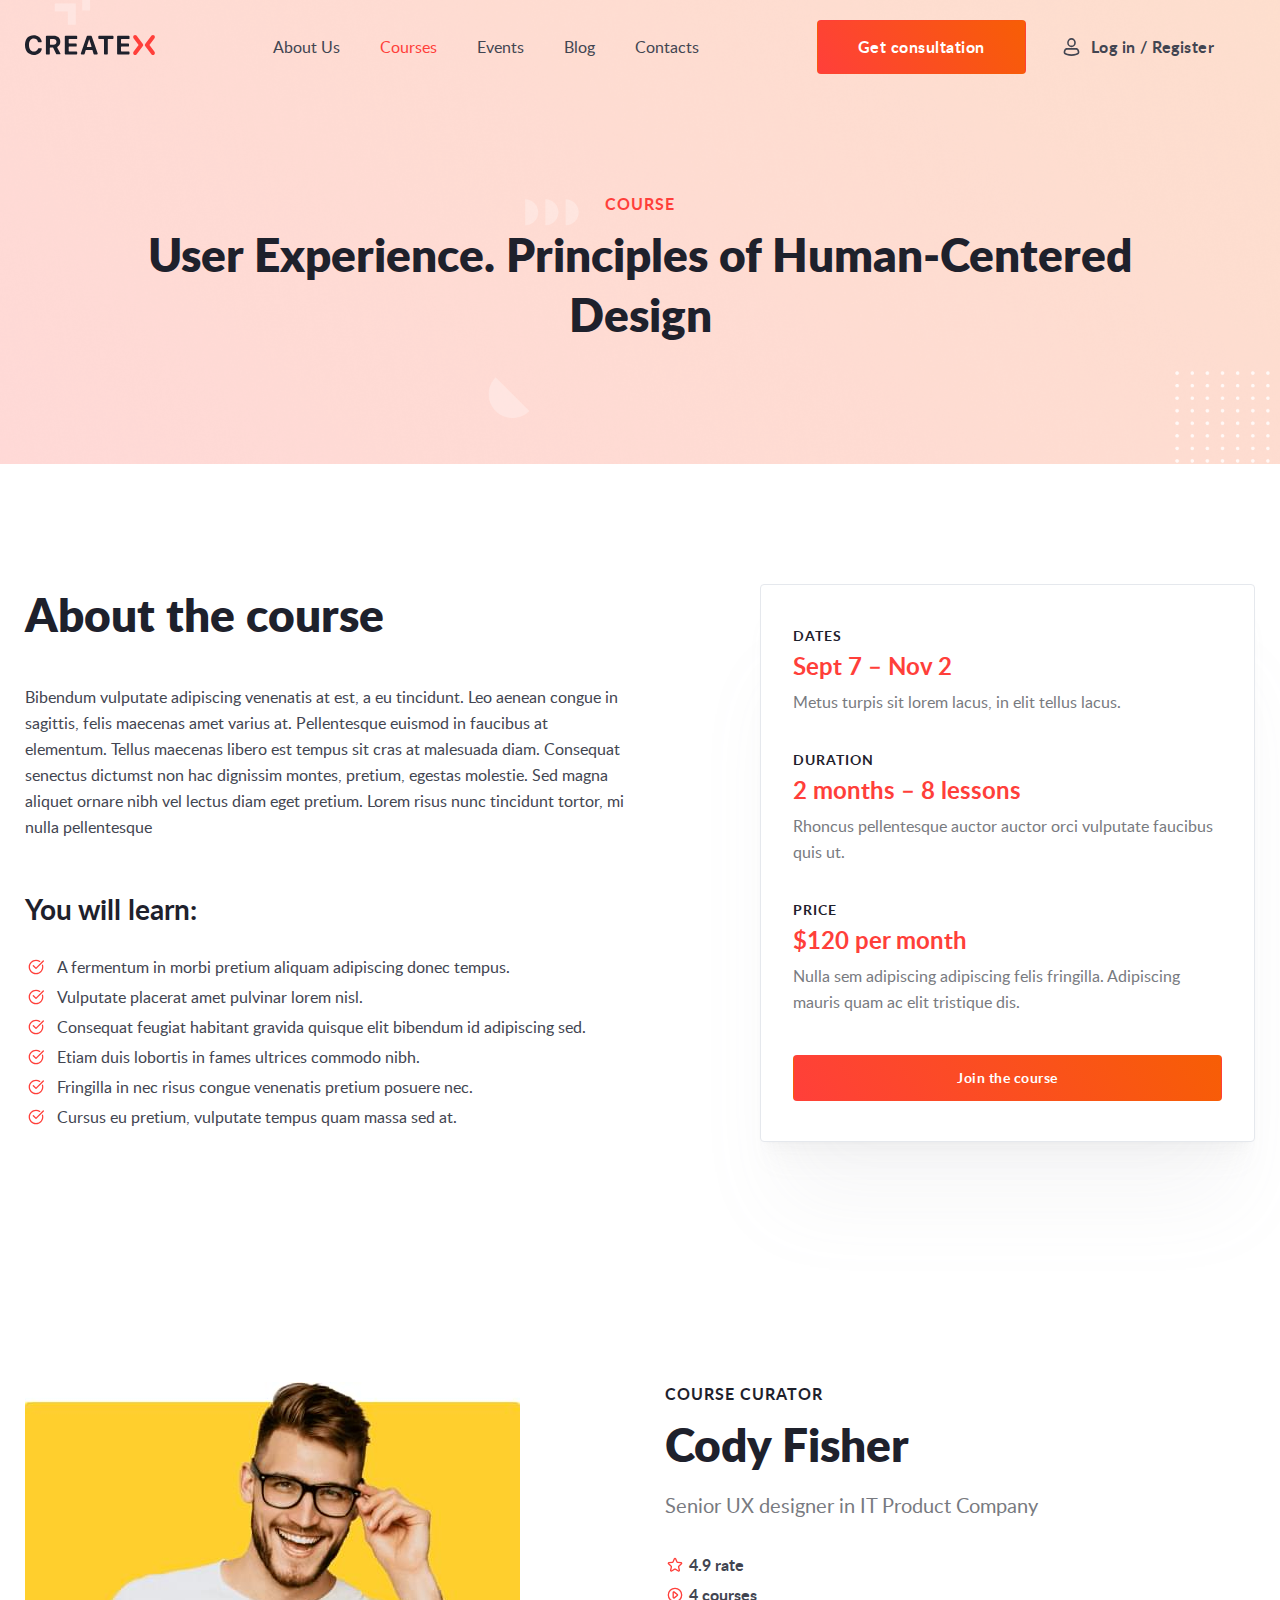
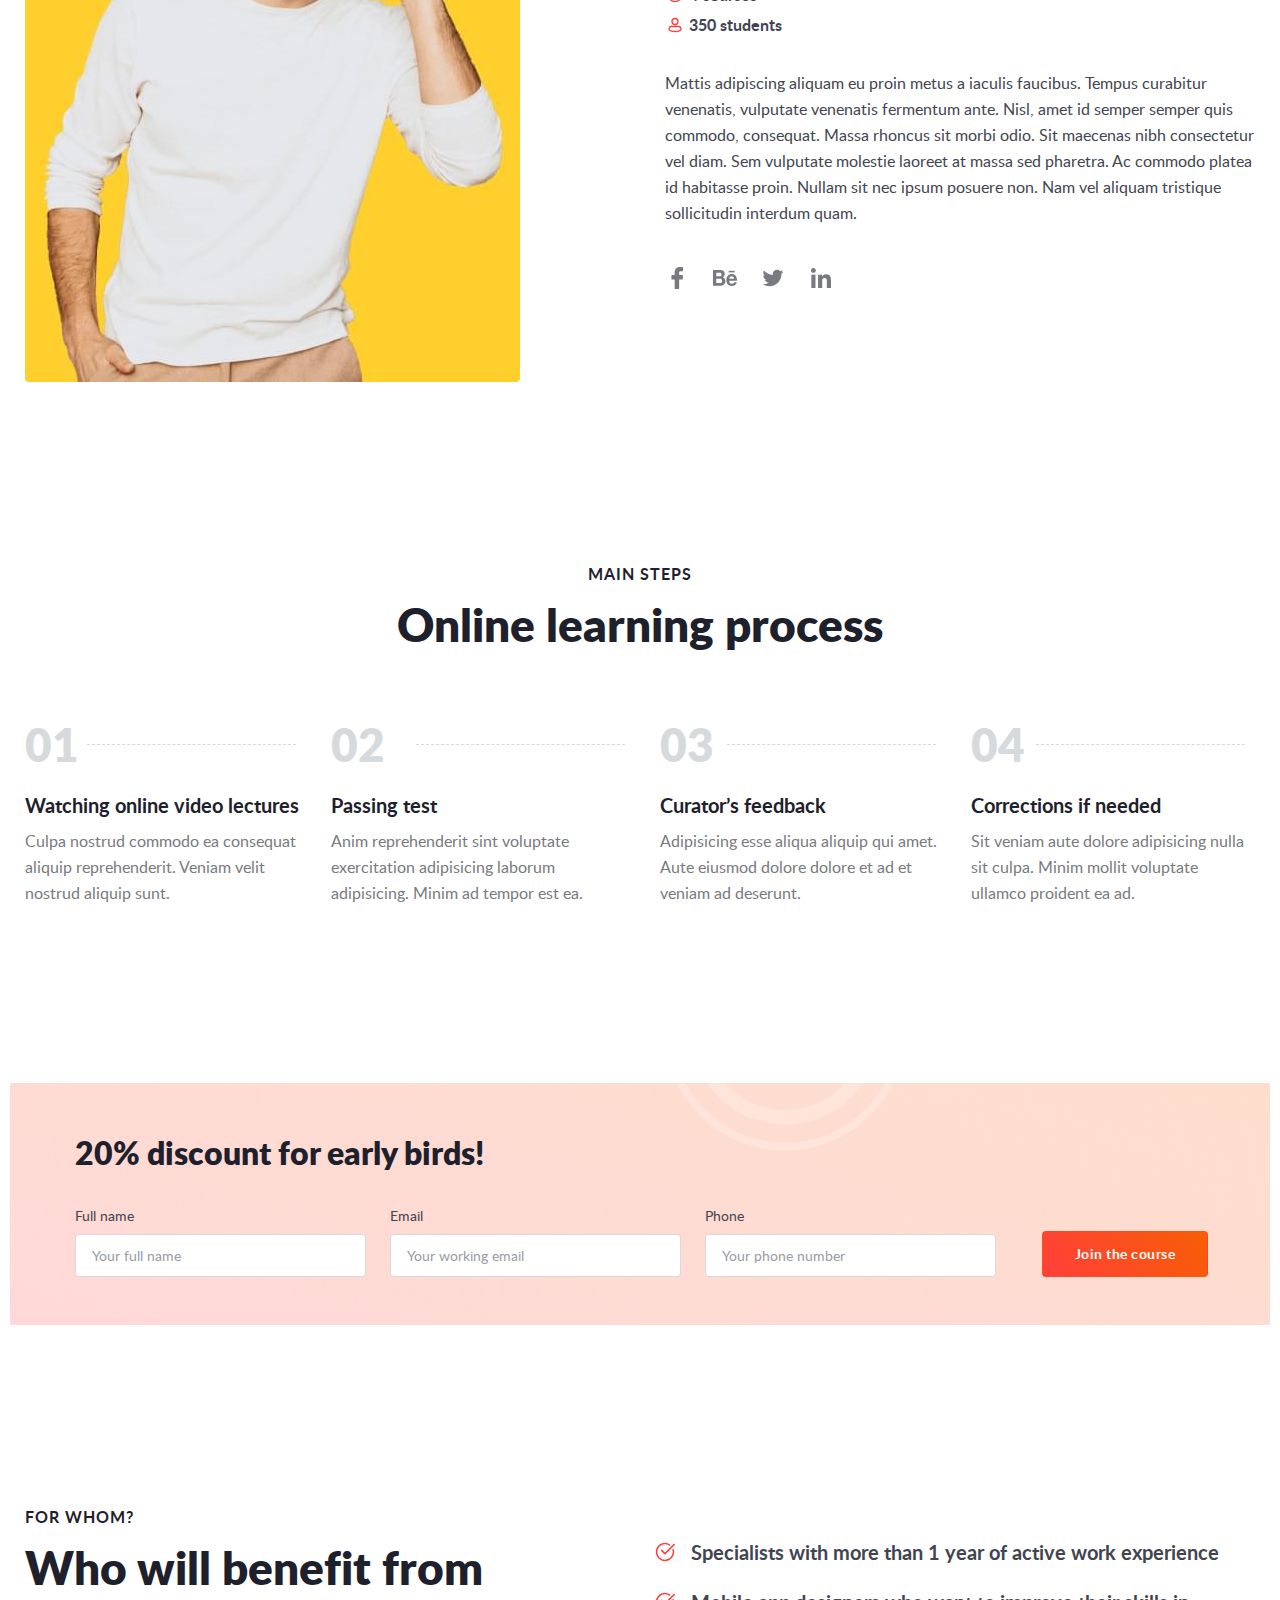
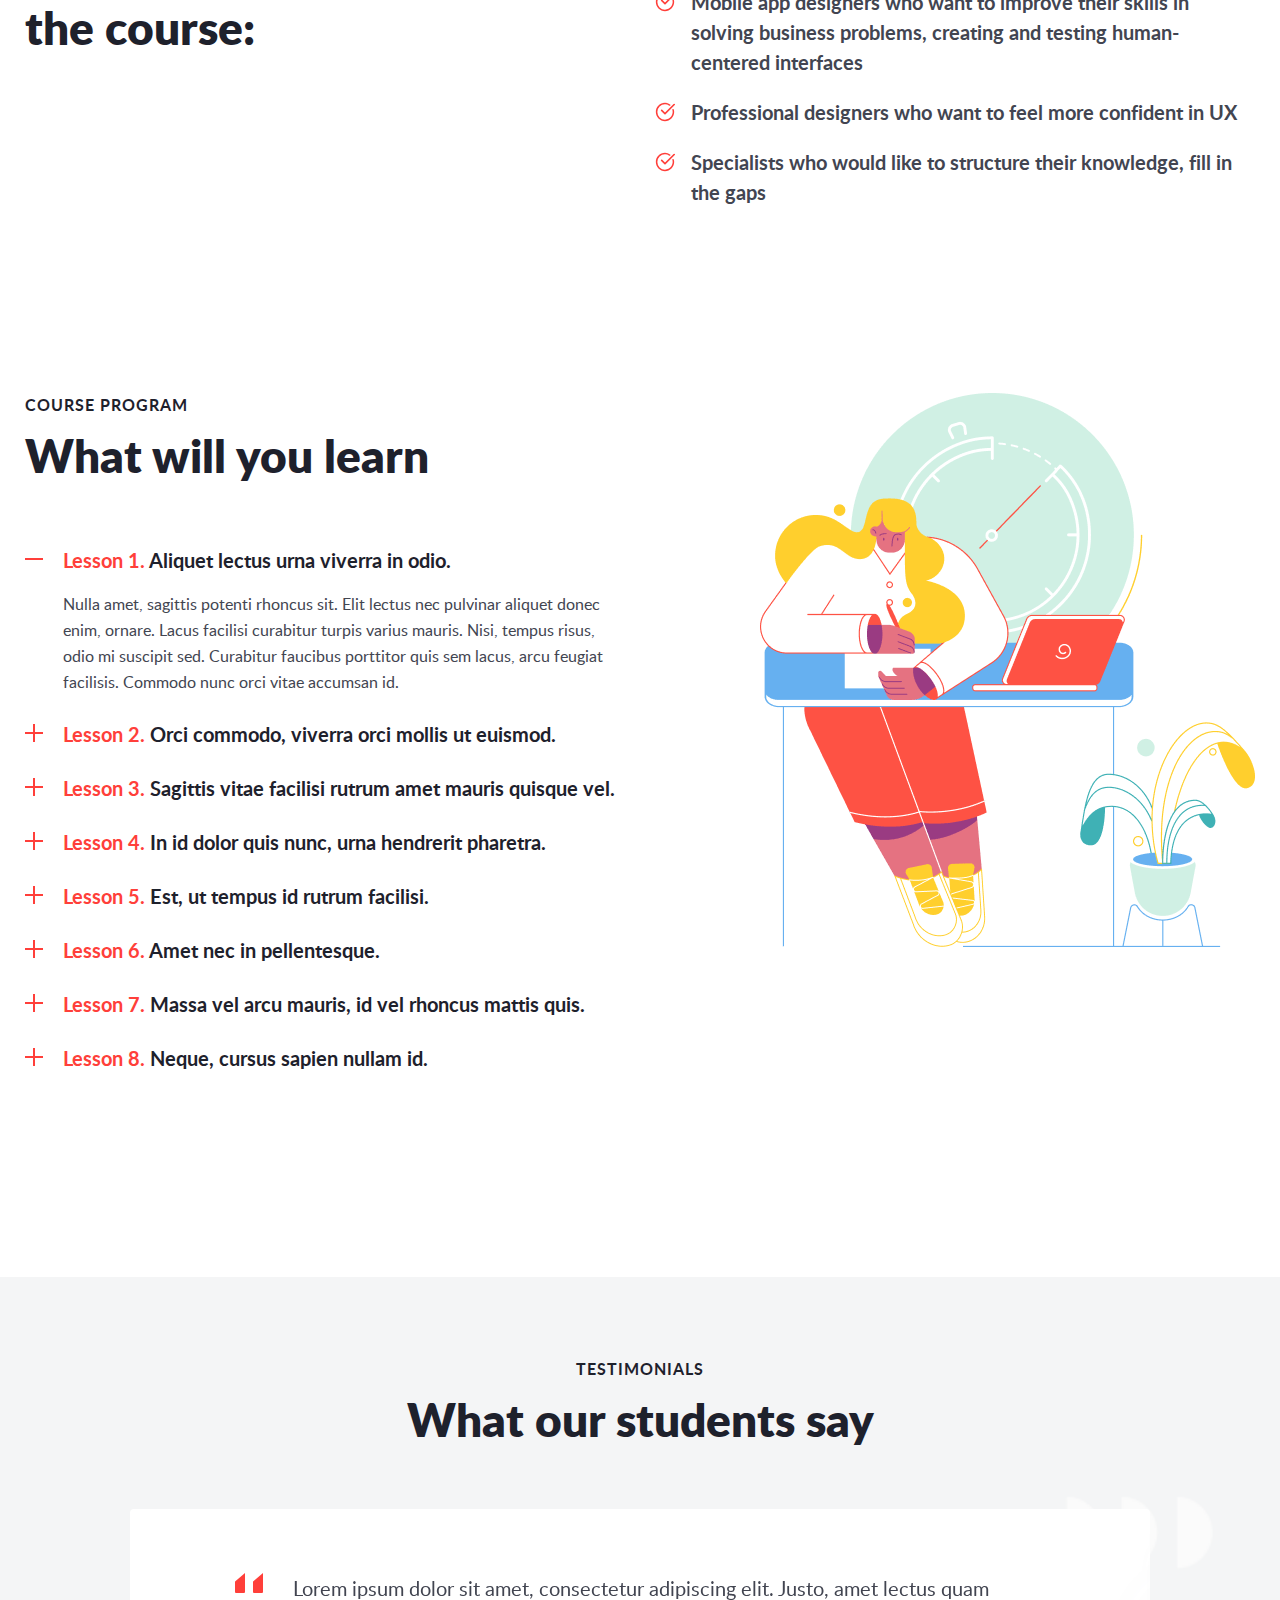
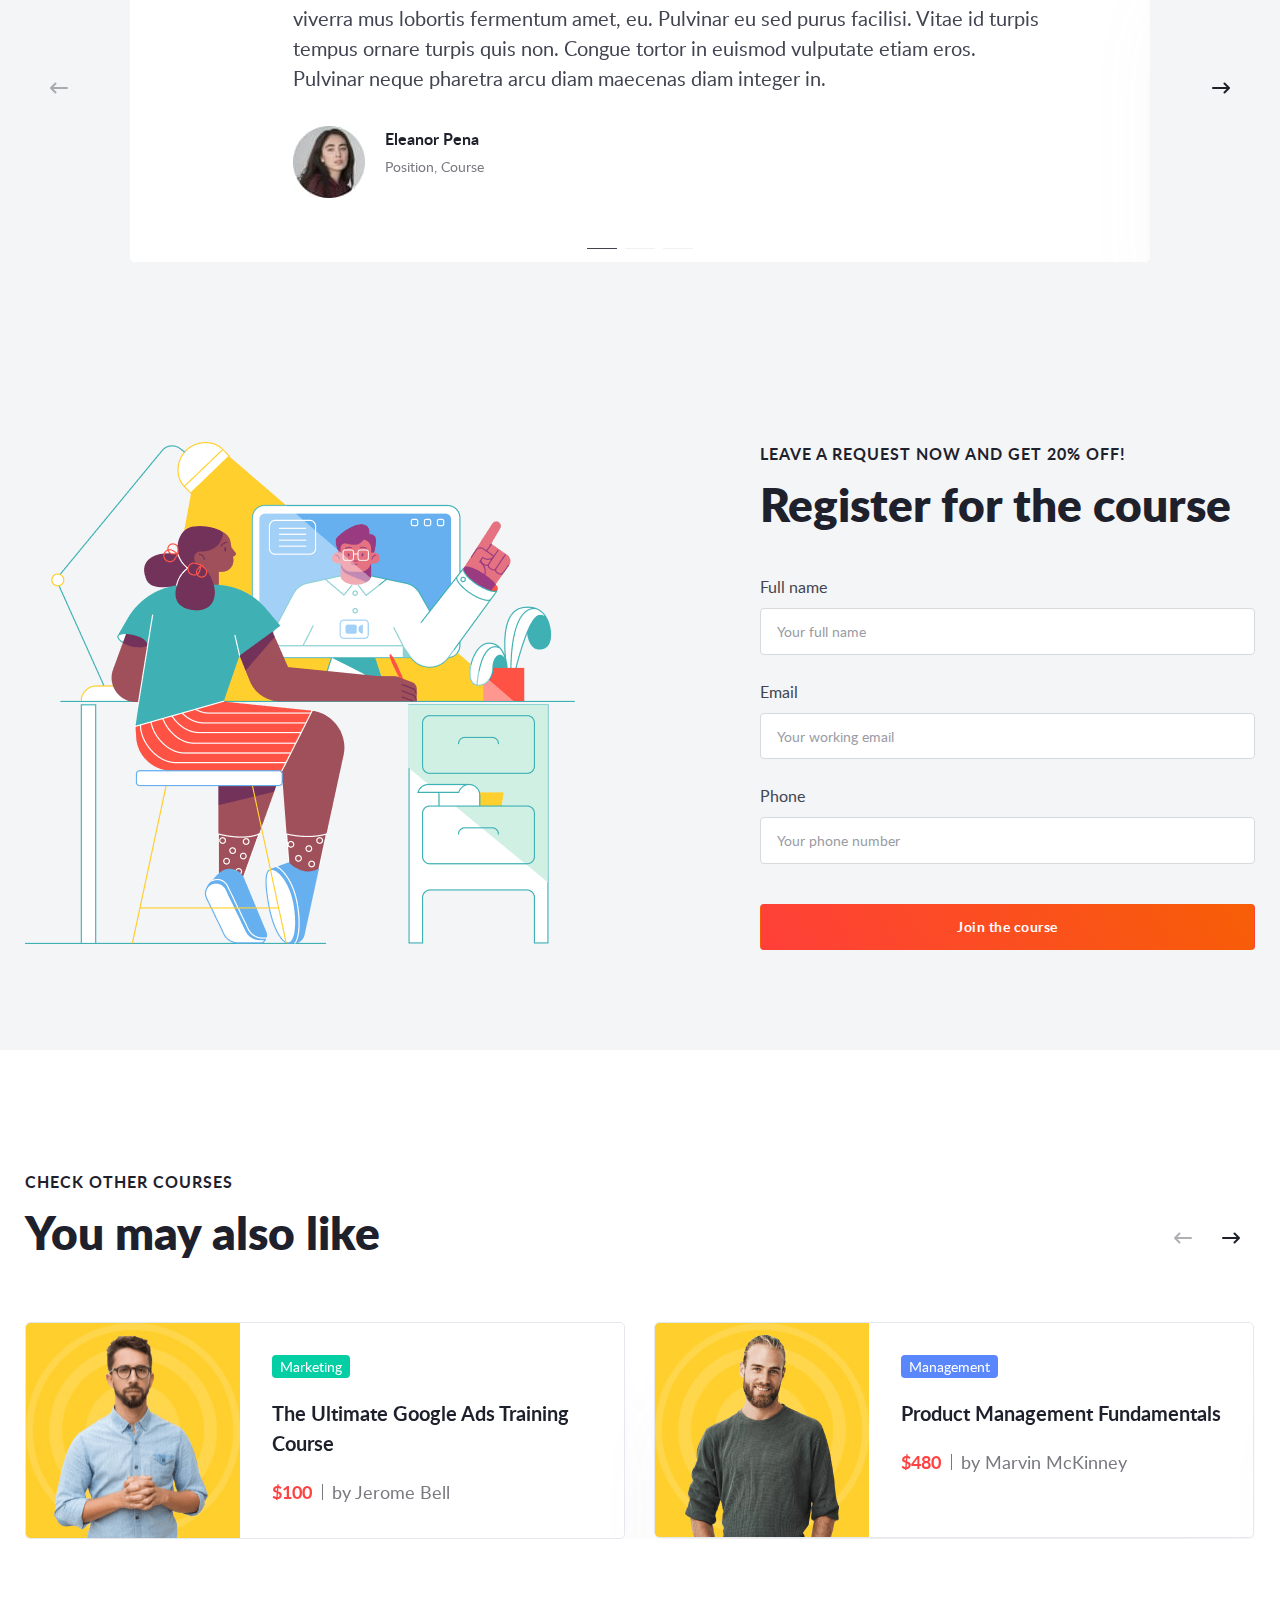
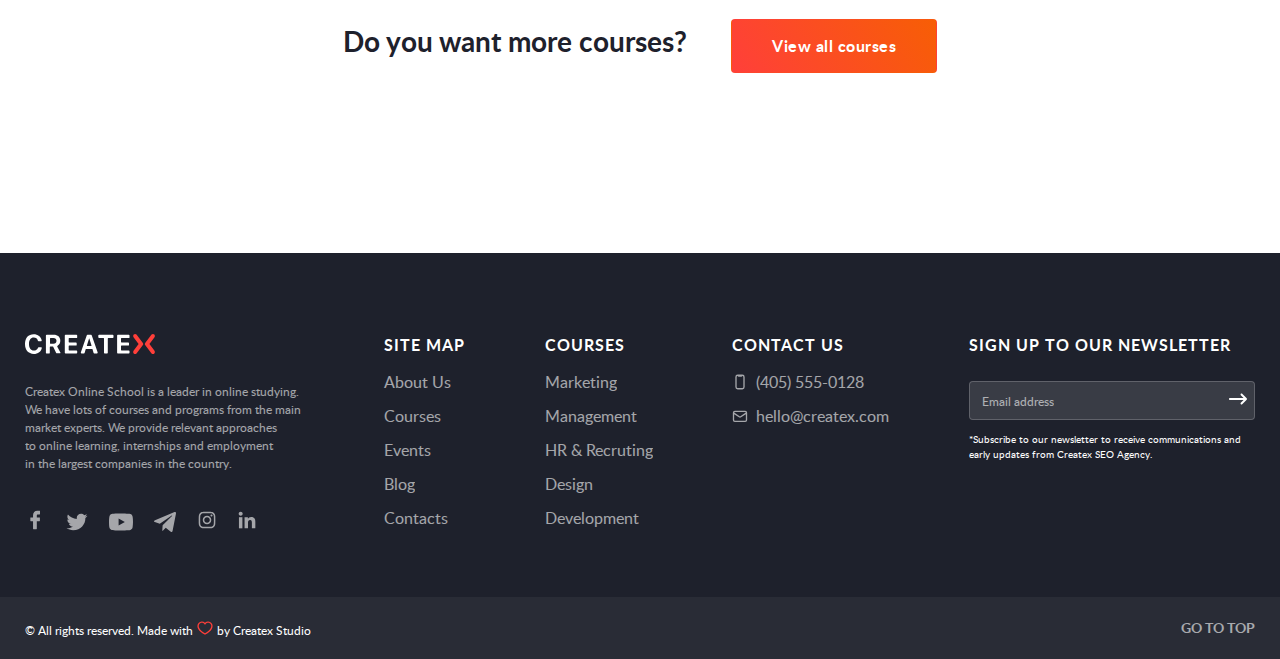
<file: course.html>
<!DOCTYPE html>
<html lang="en">
<head>
  <meta charset="UTF-8">
  <meta http-equiv="X-UA-Compatible" content="IE=edge">
  <meta name="viewport" content="width=device-width, initial-scale=1.0">
  <title>CreateX</title>
  <link rel="icon" type="image/png" href="images/favicon.png">
  <link rel="apple-touch-icon" href="apple-touch-favicon.png">
  <link rel="stylesheet" href="https://unpkg.com/swiper@8/swiper-bundle.min.css" />

  <script src="https://unpkg.com/swiper@8/swiper-bundle.min.js"></script>
  <link rel="stylesheet" href="./styles/main.css">

  <script defer src="./js/app.js"></script>
</head>
<body>
  <header class="header">
    <div class="container header__container">
  <a class="btn__scroll" href="#">up ↑</a>
  <div class="header__burger header-burger">
    <span class="header-burger__menu menu menu1"></span>
    <span class="header-burger__menu menu menu2"></span>
    <span class="header-burger__menu menu menu3"></span>
  </div>
  <a class="header__link-logo" href="index.html">
    <img class="header__logo" src="images/icons/logo_black.svg" alt="logo of company">
  </a>
  <nav class="header__nav">
    <ul class="header__list">
      <li class="header__item">
        <a class="header__link" href="about-us.html">About Us</a>
      </li>
      <li class="header__item">
        <a class="header__link active" href="courses.html">Courses</a>
      </li>
      <li class="header__item">
        <a class="header__link" href="events.html">Events</a>
      </li>
      <li class="header__item">
        <a class="header__link" href="blog.html">Blog</a>
      </li>
      <li class="header__item">
        <a class="header__link" href="contacts.html">Contacts</a>
      </li>
    </ul>
  </nav>
  <div class="header__wrap">
    <button class="header__btn btn btn-color">Get consultation</button>
    <button class="header__login btn">Log in / Register</button>  
  </div>
  <div class="consultation">
    <div class="modal-content">
  <h2 class="modal__title">Get consultation</h2>
  <form class="modal__form">
    <div class="modal__box">
      <label class="modal__label">Your name</label>
      <input class="modal__input" type="text" placeholder="Your name">
    </div>
    <div class="modal__box">
      <label class="modal__label">Email</label>
      <input class="modal__input" type="text" placeholder="Your working email">
    </div>
    <button class="modal__btn btn btn-color">Get consultation</button>
  </form>
  <div class="menu__close">
    <span class="menu__close-span close1"></span>
    <span class="menu__close-span close2"></span>
  </div>
</div>
  </div>
  <div class="modal">
    <div class="modal-content">
  <h2 class="modal__title">Sign in</h2>
  <span class="modal__subtitle">Sign in to your account using email and password provided during registration.</span>
  <form class="modal__form">
    <div class="modal__box">
      <label class="modal__label">Email</label>
      <input class="modal__input" type="text" placeholder="Your working email">
    </div>
    <div class="modal__box">
      <label class="modal__label">Password</label>
      <input class="modal__input" type="text" placeholder="Your password">
    </div>
    <div class="modal__wrap">
      <label class="miss-events__checkbox" for="check-agree">
        <input class="miss-events__check" id="check-agree" type="checkbox" value="yes" checked>
        <span class="miss-events__check_text">Keep me signed in</span>
      </label>
      <a class="modal__link" href="#">Forgot password?</a>
    </div>
    <button class="modal__btn btn btn-color">Sign in</button>
  </form>
  <div class="modal__sing">
    <span class="modal__span">Don't have an account?</span>
    <a class="modal__sing-link" href="#">Sign up</a>
  </div>
  <div class="menu__close">
    <span class="menu__close-span close1"></span>
    <span class="menu__close-span close2"></span>
  </div>
  <div class="modal__social">
    <span class="modal__subtitle">Or sign in with</span>
    <ul class="modal__list">
      <li class="modal__item">
        <a class="modal__item-link" href="#">
          <svg width="20" height="20" viewbox="0 0 20 20" fill="none" xmlns="http://www.w3.org/2000/svg">
            <path d="M14.6359 0.837799L12.3215 0.833984C9.72134 0.833984 8.04102 2.60489 8.04102 5.34584V7.42611H5.71401C5.51293 7.42611 5.3501 7.59357 5.3501 7.80013V10.8142C5.3501 11.0208 5.51312 11.188 5.71401 11.188H8.04102V18.7935C8.04102 19 8.20386 19.1673 8.40494 19.1673H11.441C11.6421 19.1673 11.8049 18.9999 11.8049 18.7935V11.188H14.5258C14.7268 11.188 14.8897 11.0208 14.8897 10.8142L14.8908 7.80013C14.8908 7.70095 14.8524 7.60597 14.7842 7.53578C14.7161 7.46559 14.6232 7.42611 14.5267 7.42611H11.8049V5.66264C11.8049 4.81505 12.0016 4.38476 13.0764 4.38476L14.6355 4.38419C14.8364 4.38419 14.9992 4.21673 14.9992 4.01037V1.21163C14.9992 1.00545 14.8366 0.83818 14.6359 0.837799Z" fill="white"/>
            </svg>
        </a>
      </li>
      <li class="modal__item">
        <a class="modal__item-link" href="#">
          <svg width="20" height="20" viewbox="0 0 20 20" fill="none" xmlns="http://www.w3.org/2000/svg">
            <path d="M10.1756 8.75219H18.4051C18.4959 9.25921 18.5413 9.74352 18.5413 10.2051C18.5413 11.8472 18.197 13.3134 17.5084 14.6037C16.8198 15.8939 15.8379 16.9022 14.5628 17.6287C13.2877 18.3552 11.8253 18.7184 10.1756 18.7184C8.98754 18.7184 7.85622 18.4895 6.78165 18.0317C5.70708 17.5739 4.78008 16.9552 4.00064 16.1758C3.2212 15.3963 2.60257 14.4693 2.14475 13.3948C1.68692 12.3202 1.45801 11.1889 1.45801 10.0008C1.45801 8.81273 1.68692 7.68141 2.14475 6.60685C2.60257 5.53228 3.2212 4.60528 4.00064 3.82584C4.78008 3.0464 5.70708 2.42777 6.78165 1.96994C7.85622 1.51212 8.98754 1.2832 10.1756 1.2832C12.4458 1.2832 14.3944 2.04372 16.0214 3.56476L13.649 5.84633C12.7183 4.94581 11.5604 4.49555 10.1756 4.49555C9.19942 4.49555 8.29702 4.74149 7.46839 5.23337C6.63976 5.72525 5.98329 6.39307 5.49898 7.23683C5.01467 8.08059 4.77251 9.00192 4.77251 10.0008C4.77251 10.9997 5.01467 11.921 5.49898 12.7648C5.98329 13.6086 6.63976 14.2764 7.46839 14.7683C8.29702 15.2601 9.19942 15.5061 10.1756 15.5061C10.834 15.5061 11.4394 15.4153 11.9918 15.2336C12.5442 15.052 12.9982 14.825 13.3539 14.5526C13.7096 14.2802 14.0198 13.9699 14.2847 13.6218C14.5496 13.2737 14.7444 12.9445 14.8693 12.6343C14.9941 12.324 15.0793 12.0289 15.1247 11.7489H10.1756V8.75219Z" fill="#787A80"/>
            </svg>
        </a>
      </li>
      <li class="modal__item">
        <a class="modal__item-link" href="#">
          <svg width="24" height="24" viewbox="0 0 24 24" fill="none" xmlns="http://www.w3.org/2000/svg">
            <path d="M22.5 5.77233C21.7271 6.10027 20.8978 6.32267 20.0264 6.42196C20.9161 5.91181 21.5972 5.10263 21.92 4.1414C21.0854 4.61383 20.1642 4.95688 19.1826 5.14285C18.3966 4.33994 17.2785 3.83984 16.0384 3.83984C13.6593 3.83984 11.7303 5.68691 11.7303 7.9637C11.7303 8.2866 11.7683 8.60199 11.8418 8.90357C8.26201 8.73141 5.08768 7.08917 2.96314 4.59372C2.59176 5.20189 2.38049 5.91053 2.38049 6.66697C2.38049 8.09814 3.14161 9.36093 4.2964 10.0997C3.5904 10.0771 2.92639 9.89116 2.34508 9.58205V9.63357C2.34508 11.6314 3.83056 13.2988 5.80024 13.6783C5.43936 13.7713 5.05882 13.8228 4.66514 13.8228C4.38696 13.8228 4.11794 13.7964 3.85417 13.7461C4.40267 15.3859 5.99315 16.5783 7.87756 16.611C6.40388 17.7167 4.54573 18.3739 2.52749 18.3739C2.17976 18.3739 1.83724 18.3537 1.5 18.3173C3.40671 19.4896 5.67036 20.1732 8.10327 20.1732C16.028 20.1732 20.3597 13.8881 20.3597 8.43741L20.3453 7.90341C21.1917 7.32537 21.9239 6.59912 22.5 5.77233Z" fill="white"/>
            </svg>
            
        </a>
      </li>
      <li class="modal__item">
        <a class="modal__item-link" href="#">
          <svg width="20" height="20" viewbox="0 0 20 20" fill="none" xmlns="http://www.w3.org/2000/svg">
            <path d="M18.329 18.3327L18.3332 18.332V12.2195C18.3332 9.22921 17.6894 6.92574 14.1936 6.92574C12.513 6.92574 11.3853 7.84796 10.9248 8.72227H10.8762V7.2049H7.56163V18.332H11.013V12.8223C11.013 11.3716 11.288 9.9688 13.0846 9.9688C14.8547 9.9688 14.8811 11.6244 14.8811 12.9153V18.3327H18.329Z" fill="white"/>
            <path d="M1.9415 7.2056H5.39706V18.3327H1.9415V7.2056Z" fill="white"/>
            <path d="M3.66789 1.66602C2.56303 1.66602 1.6665 2.56254 1.6665 3.6674C1.6665 4.77227 2.56303 5.68754 3.66789 5.68754C4.77275 5.68754 5.66928 4.77227 5.66928 3.6674C5.66859 2.56254 4.77206 1.66602 3.66789 1.66602Z" fill="white"/>
            </svg>
        </a>
      </li>
    </ul>
  </div>
</div>
  </div>
</div>
  </header>
  <main>
    <section class="hero course-hero">
      <div class="container hero__container course-hero__container">
        <span class="course-hero__subtitle subtitle">course</span>
        <h2 class="course-hero__title title">User Experience. Principles of Human&#8209;Centered Design</h2>
      </div>
    </section>
    <section class="about-course">
      <div class="container about-course__container">
        <div class="about-course__left">
          <h2 class="about-course__title title">About the course</h2>
          <p class="about-course__text">Bibendum vulputate adipiscing venenatis at est, a eu tincidunt. Leo aenean congue in sagittis, felis maecenas amet varius at. Pellentesque euismod in faucibus at elementum. Tellus maecenas libero est tempus sit cras at malesuada diam. Consequat senectus dictumst non hac dignissim montes, pretium, egestas molestie. Sed magna aliquet ornare nibh vel lectus diam eget pretium. Lorem risus nunc tincidunt tortor, mi nulla pellentesque</p>
          <h3 class="about-course__subtitle">You will learn:</h3>
          <ul class="about-course__list">
            <li class="about-course__item">
              A fermentum in morbi pretium aliquam adipiscing donec tempus.
            </li>
            <li class="about-course__item">
              Vulputate placerat amet pulvinar lorem nisl.
            </li>
            <li class="about-course__item">
              Consequat feugiat habitant gravida quisque elit bibendum id adipiscing sed.
            </li>
            <li class="about-course__item">
              Etiam duis lobortis in fames ultrices commodo nibh.
            </li>
            <li class="about-course__item">
              Fringilla in nec risus congue venenatis pretium posuere nec.
            </li>
            <li class="about-course__item">
              Cursus eu pretium, vulputate tempus quam massa sed at.
            </li>
          </ul>
        </div>
        <div class="about-course__right">
          <div class="about-course__info about-info">
            <ul class="about-info__list">
              <li class="about-info__item">
                <span class="about-info__name">Dates</span>
                <span class="about-info__session">Sept 7 – Nov 2</span>
                <p class="about-info__text">Metus turpis sit lorem lacus, in elit tellus lacus.</p>
              </li>
              <li class="about-info__item">
                <span class="about-info__name">Duration</span>
                <span class="about-info__session">2 months – 8 lessons</span>
                <p class="about-info__text">Rhoncus pellentesque auctor auctor orci vulputate faucibus quis ut.</p>
              </li>
              <li class="about-info__item">
                <span class="about-info__name">Price</span>
                <span class="about-info__session">$120 per month</span>
                <p class="about-info__text">Nulla sem adipiscing adipiscing felis fringilla. Adipiscing mauris quam ac elit tristique dis.</p>
              </li>
            </ul>
            <button class="about-info__btn btn btn-color">Join the course</button>
          </div>
        </div>
      </div>
    </section>
    <section class="course-wrapper">
      <section class="course-curator">
        <div class="container course-curator__container">
          <img class="course-curator__img" src="images/page_course/curator-image.jpg" alt="Photo curator">
          <div class="course-curator__wrap">
            <span class="course-curator__subtitle subtitle">Course curator</span>
            <h2 class="course-curator__title title">Cody Fisher</h2>
            <span class="course-curator__position">Senior UX designer in IT Product Company</span>
            <ul class="course-curator__rate">
              <li class="course-curator__rate_item star-color">
                4.9 rate
              </li>
              <li class="course-curator__rate_item play-color">
                4 courses
              </li>
              <li class="course-curator__rate_item profile-color">
                350 students
              </li>
            </ul>
            <p class="course-curator__text">
              Mattis adipiscing aliquam eu proin metus a iaculis faucibus. Tempus curabitur venenatis, vulputate venenatis fermentum ante. Nisl, amet id semper semper quis commodo, consequat. Massa rhoncus sit morbi odio. Sit maecenas nibh consectetur vel diam. Sem vulputate molestie laoreet at massa sed pharetra. Ac commodo platea id habitasse proin. Nullam sit nec ipsum posuere non. Nam vel aliquam tristique sollicitudin interdum quam. 
            </p>
            <ul class="course-curator__social">
              <li class="course-curator__item">
                <a class="course-curator__link_social" href="#">
                  <svg width="24" height="24" viewbox="0 0 24 24" fill="none" xmlns="http://www.w3.org/2000/svg">
                    <path d="M17.5628 1.00458L14.7856 1C11.6654 1 9.64903 3.12509 9.64903 6.41423V8.91055H6.85662C6.61532 8.91055 6.41992 9.1115 6.41992 9.35937V12.9763C6.41992 13.2241 6.61554 13.4249 6.85662 13.4249H9.64903V22.5514C9.64903 22.7993 9.84443 23 10.0857 23H13.729C13.9703 23 14.1657 22.799 14.1657 22.5514V13.4249H17.4307C17.672 13.4249 17.8674 13.2241 17.8674 12.9763L17.8688 9.35937C17.8688 9.24036 17.8226 9.12638 17.7409 9.04215C17.6591 8.95793 17.5477 8.91055 17.4318 8.91055H14.1657V6.79439C14.1657 5.77728 14.4017 5.26094 15.6915 5.26094L17.5624 5.26025C17.8035 5.26025 17.9989 5.0593 17.9989 4.81166V1.45317C17.9989 1.20576 17.8037 1.00504 17.5628 1.00458Z" fill="#787A80"/>
                    </svg>
                </a>
              </li>
              <li class="course-curator__item">
                <a class="course-curator__link_social" href="#">
                  <svg width="24" height="24" viewbox="0 0 24 24" fill="none" xmlns="http://www.w3.org/2000/svg">
                    <g clip-path="url(#clip0_2492_17701)">
                    <path d="M12.3652 15.1437C12.3652 13.1724 11.486 11.7153 9.66971 11.1692C10.9949 10.4961 11.6861 9.47637 11.6861 7.8902C11.6861 4.76268 9.49368 4 6.96423 4H0V19.7027H7.15926C9.84374 19.7027 12.3652 18.3341 12.3652 15.1437ZM3.24657 6.68058H6.29311C7.46432 6.68058 8.51851 7.03045 8.51851 8.47475C8.51851 9.8081 7.69836 10.3446 6.53816 10.3446H3.24657V6.68058ZM3.24557 17.036V12.7116H6.7842C8.21345 12.7116 9.11761 13.3452 9.11761 14.9538C9.11761 16.54 8.03842 17.036 6.71719 17.036H3.24557Z" fill="#787A80"/>
                    <path d="M18.7993 20C21.3537 20 23.008 18.7765 23.8041 16.1759H21.2117C20.9326 17.1466 19.7824 17.6597 18.8903 17.6597C17.169 17.6597 16.2648 16.5877 16.2648 14.7658H23.9792C24.2232 11.1198 22.3189 8.01257 18.7983 8.01257C15.5387 8.01257 13.3263 10.6174 13.3263 14.0297C13.3263 17.5711 15.4227 20 18.7993 20ZM18.7073 10.3721C20.1825 10.3721 20.9246 11.2937 21.0487 12.8009H16.2688C16.3658 11.3065 17.299 10.3721 18.7073 10.3721Z" fill="#787A80"/>
                    <path d="M15.6701 4.82507H21.6591V6.37177H15.6701V4.82507Z" fill="#787A80"/>
                    </g>
                    <defs>
                    <clippath id="clip0_2492_17701">
                    <rect width="24" height="24" fill="white"/>
                    </clippath>
                    </defs>
                    </svg>
                </a>
              </li>
              <li class="course-curator__item">
                <a class="course-curator__link_social" href="#">
                  <svg width="24" height="24" viewbox="0 0 24 24" fill="none" xmlns="http://www.w3.org/2000/svg">
                    <path d="M22.5 5.77233C21.7271 6.10027 20.8978 6.32267 20.0264 6.42196C20.9161 5.91181 21.5972 5.10263 21.92 4.1414C21.0854 4.61383 20.1642 4.95688 19.1826 5.14285C18.3966 4.33994 17.2785 3.83984 16.0384 3.83984C13.6593 3.83984 11.7303 5.68691 11.7303 7.9637C11.7303 8.2866 11.7683 8.60199 11.8418 8.90357C8.26201 8.73141 5.08768 7.08917 2.96314 4.59372C2.59176 5.20189 2.38049 5.91053 2.38049 6.66697C2.38049 8.09814 3.14161 9.36093 4.2964 10.0997C3.5904 10.0771 2.92639 9.89116 2.34508 9.58205V9.63357C2.34508 11.6314 3.83056 13.2988 5.80024 13.6783C5.43936 13.7713 5.05882 13.8228 4.66514 13.8228C4.38696 13.8228 4.11794 13.7964 3.85417 13.7461C4.40267 15.3859 5.99315 16.5783 7.87756 16.611C6.40388 17.7167 4.54573 18.3739 2.52749 18.3739C2.17976 18.3739 1.83724 18.3537 1.5 18.3173C3.40671 19.4896 5.67036 20.1732 8.10327 20.1732C16.028 20.1732 20.3597 13.8881 20.3597 8.43741L20.3453 7.90341C21.1917 7.32537 21.9239 6.59912 22.5 5.77233Z" fill="#787A80"/>
                    </svg>
                </a>
              </li>
              <li class="course-curator__item">
                <a class="course-curator__link_social" href="#">
                  <svg width="24" height="24" viewbox="0 0 24 24" fill="none" xmlns="http://www.w3.org/2000/svg">
                    <path d="M21.995 22L22 21.9992V14.6642C22 11.0758 21.2275 8.31167 17.0325 8.31167C15.0158 8.31167 13.6625 9.41833 13.11 10.4675H13.0517V8.64667H9.07416V21.9992H13.2158V15.3875C13.2158 13.6467 13.5458 11.9633 15.7017 11.9633C17.8258 11.9633 17.8575 13.95 17.8575 15.4992V22H21.995Z" fill="#787A80"/>
                    <path d="M2.32999 8.6475H6.47666V22H2.32999V8.6475Z" fill="#787A80"/>
                    <path d="M4.40167 2C3.07583 2 2 3.07583 2 4.40167C2 5.7275 3.07583 6.82583 4.40167 6.82583C5.7275 6.82583 6.80333 5.7275 6.80333 4.40167C6.8025 3.07583 5.72667 2 4.40167 2Z" fill="#787A80"/>
                    </svg>
                </a>
              </li>
            </ul>
          </div>
        </div>
      </section>
      <section class="learning-process">
        <div class="container learning-process__container">
          <span class="learning-process__subtitle subtitle">Main steps</span>
          <h2 class="learning-process__title title">Online learning process</h2>
          <ul class="learning-process__list">
            <li class="learning-process__item">
              <span class="learning-process__num">01</span>
              <h3 class="learning-process__item_title">Watching online video lectures</h3>
              <p class="learning-process__text">
                Culpa nostrud commodo ea consequat aliquip reprehenderit. Veniam velit nostrud aliquip sunt.
              </p>
            </li>
            <li class="learning-process__item">
              <span class="learning-process__num">02</span>
              <h3 class="learning-process__item_title">Passing test</h3>
              <p class="learning-process__text">
                Anim reprehenderit sint voluptate exercitation adipisicing laborum adipisicing. Minim ad tempor est ea.
              </p>
            </li>
            <li class="learning-process__item">
              <span class="learning-process__num">03</span>
              <h3 class="learning-process__item_title">Curator’s feedback</h3>
              <p class="learning-process__text">
                Adipisicing esse aliqua aliquip qui amet. Aute eiusmod dolore dolore et ad et veniam ad deserunt.
              </p>
            </li>
            <li class="learning-process__item">
              <span class="learning-process__num">04</span>
              <h3 class="learning-process__item_title">Corrections if needed</h3>
              <p class="learning-process__text">
                Sit veniam aute dolore adipisicing nulla sit culpa. Minim mollit voluptate ullamco proident ea ad.
              </p>
            </li>
          </ul>
        </div>
      </section>
      <section class="discount">
        <div class="container discount__container">
          <h3 class="discount__title">20% discount for early birds!</h3>
          <form class="discount__form" action="https://jsonplaceholder.typicode.com/posts" method="POST">
            <ul class="discount__form_list">
              <li class="discount__form_item">
                <label class="discount__form_label">Full name</label>
                <input class="discount__form_input" type="text" name="full name" placeholder="Your full name">
              </li>
              <li class="discount__form_item">
                <label class="discount__form_label">Email</label>
                <input class="discount__form_input" type="email" name="email" placeholder="Your working email">
              </li>
              <li class="discount__form_item">
                <label class="discount__form_label">Phone</label>
                <input class="discount__form_input" type="text" name="phone" placeholder="Your phone number">
              </li>
            </ul>
            <button class="discount__btn btn btn-color">Join the course</button>
          </form>
        </div>
      </section>
      <section class="for-whom">
        <div class="container for-whom__container">
          <div class="for-whom__left">
            <span class="for-whom__subtitle subtitle">For whom?</span>
            <h2 class="for-whom__title title">Who will benefit from the course:</h2>
          </div>
          <div class="for-whom__right">
            <ul class="for-whom__list">
              <li class="for-whom__item">
                Specialists with more than 1 year of active work experience
              </li>
              <li class="for-whom__item">
                Mobile app designers who want to improve their skills in solving business problems, creating and testing human-centered interfaces
              </li>
              <li class="for-whom__item">
                Professional designers who want to feel more confident in UX
              </li>
              <li class="for-whom__item">
                Specialists who would like to structure their knowledge, fill in the gaps
              </li>
            </ul>
          </div>
        </div>
      </section>
      <section class="course-program">
        <div class="container course-program__container">
          <div class="course-program__left">
            <span class="course-program__subtitle subtitle">Course program</span>
            <h2 class="course-program__title title">What will you learn</h2>
            <ul class="course-program__list">
              <li class="course-program__item">
                <div class="course-program__icons show">
                  <span class="course-program__icon icon-span1"></span>
                  <span class="course-program__icon icon-span2"></span>
                </div>
                <div class="course-program__wrap">
                  <button class="course-program__btn show"><span class="course-program__btn_span">Lesson 1.</span>
                    Aliquet lectus urna viverra in odio.
                  </button>
                  <div class="course-program__content show">
                    <p class="course-program__text">
                      Nulla amet, sagittis potenti rhoncus sit. Elit lectus nec pulvinar aliquet donec enim, ornare. Lacus facilisi curabitur turpis varius mauris. Nisi, tempus risus, odio mi suscipit sed. Curabitur faucibus porttitor quis sem lacus, arcu feugiat facilisis. Commodo nunc orci vitae accumsan id.
                    </p>
                  </div>
                </div>
              </li>
              <li class="course-program__item">
                <div class="course-program__icons">
                  <span class="course-program__icon icon-span1"></span>
                  <span class="course-program__icon icon-span2"></span>
                </div>
                <div class="course-program__wrap">
                  <button class="course-program__btn">
                    <span class="course-program__btn_span">Lesson 2.</span>
                    Orci commodo, viverra orci mollis ut euismod.
                  </button>
                  <div class="course-program__content">
                    <p class="course-program__text">
                      Lorem ipsum dolor sit amet consectetur adipisicing elit. Odit doloribus incidunt, cumque aspernatur ullam consectetur accusantium explicabo quidem eos perferendis? Amet exercitationem atque reiciendis id nisi? Dolorum, aliquid? Corporis, veniam?
                    </p>
                  </div>
                </div>
              </li>
              <li class="course-program__item">
                <div class="course-program__icons">
                  <span class="course-program__icon icon-span1"></span>
                  <span class="course-program__icon icon-span2"></span>
                </div>
                <div class="course-program__wrap">
                  <button class="course-program__btn">
                    <span class="course-program__btn_span">Lesson 3.</span>
                    Sagittis vitae facilisi rutrum amet mauris quisque vel.
                  </button>
                  <div class="course-program__content">
                    <p class="course-program__text">
                      Lorem ipsum dolor sit amet consectetur adipisicing elit. Odit doloribus incidunt, cumque aspernatur ullam consectetur accusantium explicabo quidem eos perferendis? Amet exercitationem atque reiciendis id nisi? Dolorum, aliquid? Corporis, veniam?
                    </p>
                  </div>
                </div>
              </li>
              <li class="course-program__item">
                <div class="course-program__icons">
                  <span class="course-program__icon icon-span1"></span>
                  <span class="course-program__icon icon-span2"></span>
                </div>
                <div class="course-program__wrap">
                  <button class="course-program__btn">
                    <span class="course-program__btn_span">Lesson 4.</span>
                    In id dolor quis nunc, urna hendrerit pharetra.
                  </button>
                  <div class="course-program__content">
                    <p class="course-program__text">
                      Lorem ipsum dolor sit amet consectetur adipisicing elit. Odit doloribus incidunt, cumque aspernatur ullam consectetur accusantium explicabo quidem eos perferendis? Amet exercitationem atque reiciendis id nisi? Dolorum, aliquid? Corporis, veniam?
                    </p>
                  </div>
                </div>
              </li>
              <li class="course-program__item">
                <div class="course-program__icons">
                  <span class="course-program__icon icon-span1"></span>
                  <span class="course-program__icon icon-span2"></span>
                </div>
                <div class="course-program__wrap">
                  <button class="course-program__btn">
                    <span class="course-program__btn_span">Lesson 5.</span>
                    Est, ut tempus id rutrum facilisi.
                  </button>
                  <div class="course-program__content">
                    <p class="course-program__text">
                      Lorem ipsum dolor sit amet consectetur adipisicing elit. Odit doloribus incidunt, cumque aspernatur ullam consectetur accusantium explicabo quidem eos perferendis? Amet exercitationem atque reiciendis id nisi? Dolorum, aliquid? Corporis, veniam?
                    </p>
                  </div>
                </div>
              </li>
              <li class="course-program__item">
                <div class="course-program__icons">
                  <span class="course-program__icon icon-span1"></span>
                  <span class="course-program__icon icon-span2"></span>
                </div>
                <div class="course-program__wrap">
                  <button class="course-program__btn">
                    <span class="course-program__btn_span">Lesson 6.</span>
                    Amet nec in pellentesque.
                  </button>
                  <div class="course-program__content">
                    <p class="course-program__text">
                      Lorem ipsum dolor sit amet consectetur adipisicing elit. Odit doloribus incidunt, cumque aspernatur ullam consectetur accusantium explicabo quidem eos perferendis? Amet exercitationem atque reiciendis id nisi? Dolorum, aliquid? Corporis, veniam?
                    </p>
                  </div>
                </div>
              </li>
              <li class="course-program__item">
                <div class="course-program__icons">
                  <span class="course-program__icon icon-span1"></span>
                  <span class="course-program__icon icon-span2"></span>
                </div>
                <div class="course-program__wrap">
                  <button class="course-program__btn">
                    <span class="course-program__btn_span">Lesson 7.</span>
                    Massa vel arcu mauris, id vel rhoncus mattis quis.
                  </button>
                  <div class="course-program__content">
                    <p class="course-program__text">
                      Lorem ipsum dolor sit amet consectetur adipisicing elit. Odit doloribus incidunt, cumque aspernatur ullam consectetur accusantium explicabo quidem eos perferendis? Amet exercitationem atque reiciendis id nisi? Dolorum, aliquid? Corporis, veniam?
                    </p>
                  </div>
                </div>
              </li>
              <li class="course-program__item">
                <div class="course-program__icons">
                  <span class="course-program__icon icon-span1"></span>
                  <span class="course-program__icon icon-span2"></span>
                </div>
                <div class="course-program__wrap">
                  <button class="course-program__btn">
                    <span class="course-program__btn_span">Lesson 8.</span>
                    Neque, cursus sapien nullam id.
                  </button>
                  <div class="course-program__content">
                    <p class="course-program__text">
                      Lorem ipsum dolor sit amet consectetur adipisicing elit. Odit doloribus incidunt, cumque aspernatur ullam consectetur accusantium explicabo quidem eos perferendis? Amet exercitationem atque reiciendis id nisi? Dolorum, aliquid? Corporis, veniam?
                    </p>
                  </div>
                </div>
              </li>
            </ul>
          </div>
          <img class="course-program__img" src="images/page_course/illustration.png" alt="illustration" aria-hidden="true">
        </div>
      </section>
    </section>
    <section id="say" class="say course-say">
      <section class="course-say__testimonials">
        <div class="container say__container course-say__container">
          <span class="say__subtitle subtitle">TESTIMONIALS</span>
          <h2 class="say__title title">What our students say</h2>
          <div class="say__container_swiper">
            <div class="swiper-button-prev"></div>
            <div class="swiper say__swiper">
              <div class="swiper-wrapper">
                <!-- Slides -->
                <div class="swiper-slide">
                  <img class="say__img" src="images/icons/braces.svg" alt="">
                  <div class="say__wrap">
                    <p class="say__text">
                      Lorem ipsum dolor sit amet, consectetur adipiscing elit. Justo, amet lectus quam viverra mus lobortis fermentum amet, eu. Pulvinar eu sed purus facilisi. Vitae id turpis tempus ornare turpis quis non. Congue tortor in euismod vulputate etiam eros. Pulvinar neque pharetra arcu diam maecenas diam integer in. 
                    </p>
                    <div class="say__box">
                      <img class="say__box_img" src="images/say_img.jpg" alt="">
                      <div class="say__info">
                        <span class="say__name">Eleanor Pena</span>
                        <span class="say__position">Position, Course</span>
                      </div>
                    </div>
                  </div>
                </div>
                <div class="swiper-slide">
                  <img class="say__img" src="images/icons/braces.svg" alt="">
                  <div class="say__wrap">
                    <p class="say__text">
                      Lorem ipsum dolor sit amet, consectetur adipiscing elit. 
                    </p>
                    <div class="say__box">
                      <img class="say__box_img" src="images/say_img.jpg" alt="">
                      <div class="say__info">
                        <span class="say__name">Madonna Pena</span>
                        <span class="say__position">Position, Course</span>
                      </div>
                    </div>
                  </div>
                </div>
                <div class="swiper-slide">
                  <img class="say__img" src="images/icons/braces.svg" alt="">
                  <div class="say__wrap">
                    <p class="say__text">
                      Lorem ipsum dolor sit amet, consectetur adipiscing elit. Justo, amet lectus quam viverra mus lobortis fermentum amet, eu. Pulvinar eu sed purus facilisi. Vitae id turpis tempus ornare turpis quis non.
                    </p>
                    <div class="say__box">
                      <img class="say__box_img" src="images/say_img.jpg" alt="">
                      <div class="say__info">
                        <span class="say__name">Paul Thompson</span>
                        <span class="say__position">Position, Course</span>
                      </div>
                    </div>
                  </div>
                </div>
                
              </div>
              <div class="swiper-pagination"></div>
            </div>
            
              <div class="swiper-button-next"></div>
          </div>
        </div> 
      </section>
      <section class="course-registration">
        <div class="container course-registration__container">
          <img class="course-registration__img" src="images/page_course/illustration_register.png" alt="illustration" aria-hidden="true">
          <div class="course-registration__wrap">
            <span class="course-registration__subtitle subtitle">Leave a request now and get 20% off!</span>
            <h2 class="course-registration__title title">Register for the course</h2>
            <form class="discount__form course-registration__form" action="https://jsonplaceholder.typicode.com/posts" method="POST">
              <ul class="discount__form_list course-registration__list">
                <li class="discount__form_item course-registration__item">
                  <label class="discount__form_label course-registration__label">Full name</label>
                  <input class="discount__form_input course-registration__input" type="text" name="full name" placeholder="Your full name">
                </li>
                <li class="discount__form_item course-registration__item">
                  <label class="discount__form_label course-registration__label">Email</label>
                  <input class="discount__form_input course-registration__input" type="email" name="email" placeholder="Your working email">
                </li>
                <li class="discount__form_item course-registration__item">
                  <label class="discount__form_label course-registration__label">Phone</label>
                  <input class="discount__form_input course-registration__input" type="text" name="phone" placeholder="Your phone number">
                </li>
              </ul>
              <button class="discount__btn btn btn-color course-registration__btn">Join the course</button>
            </form>
          </div>
        </div>
      </section>
    </section>
    <section class="check-courses">
      <div class="container team__container check-courses__container">
        <div class="team__wrap check-courses__wrap">
          <div class="team__info">
            <span class="check-courses__subtitle subtitle">Check other courses</span>
            <h2 class="check-courses__title title">You may also like</h2>
          </div>
          <div class="team__btn check-courses__btns">
            <div class="swiper-button-prev"></div>
            <div class="swiper-button-next"></div>
          </div>
        </div>
        <div class="check-courses__swiper swiper">
          <ul class="check-courses__wrapper featured__list swiper-wrapper">
            <li class="featured__item swiper-slide">
              <img class="featured__img" src="images/featured/teacher01.png" alt="Jerome Bell">
              <div class="featured__box">
                <span class="featured__direct marketing">Marketing</span>
                <h3 class="featured__name">The Ultimate Google Ads Training Course</h3>
                <span class="featured__price">$100 
                  <span class="featured__teacher">by Jerome Bell</span>
                </span>
              </div>
            </li>
            <li class="featured__item swiper-slide">
              <img class="featured__img" src="images/featured/teacher02.png" alt="Marvin McKinney">
              <div class="featured__box">
                <span class="featured__direct management">Management</span>
                <h3 class="featured__name">Product Management Fundamentals</h3>
                <span class="featured__price">$480 
                  <span class="featured__teacher">by Marvin McKinney</span>
                </span>
              </div>
            </li>
            <li class="featured__item swiper-slide">
              <img class="featured__img" src="images/featured/teacher03.png" alt="Leslie Alexander Li">
              <div class="featured__box">
                <span class="featured__direct hr">HR & Recruting</span>
                <h3 class="featured__name">HR  Management and Analytics</h3>
                <span class="featured__price">$200 
                  <span class="featured__teacher">by Leslie Alexander Li</span>
                </span>
              </div>
            </li>
            <li class="featured__item swiper-slide">
              <img class="featured__img" src="images/featured/teacher04.png" alt="Kristin Watson">
              <div class="featured__box">
                <span class="featured__direct marketing">Marketing</span>
                <h3 class="featured__name">Brand Management & PR Communications</h3>
                <span class="featured__price">$530 
                  <span class="featured__teacher">by Kristin Watson</span>
                </span>
              </div>
            </li>
            <li class="featured__item swiper-slide">
              <img class="featured__img" src="images/featured/teacher05.png" alt="Dianne Russell">
              <div class="featured__box">
                <span class="featured__direct management">Management</span>
                <h3 class="featured__name">Business Development Management</h3>
                <span class="featured__price">$400 
                  <span class="featured__teacher">by Dianne Russell</span>
                </span>
              </div>
            </li>
            <li class="featured__item swiper-slide">
              <img class="featured__img" src="images/featured/teacher06.png" alt="Guy Hawkins">
              <div class="featured__box">
                <span class="featured__direct design">Design</span>
                <h3 class="featured__name">Graphic Design Basic</h3>
                <span class="featured__price">$500 
                  <span class="featured__teacher">by Guy Hawkins</span></span>
              </div>
            </li>
          </ul>
        </div>
        <div class="check-courses__box">
          <span class="check-courses__question">Do you want more courses?</span>
          <a href="courses.html" class="check-courses__btn btn btn-color">View all courses</a>
        </div>
      </div>
    </section>
  </main>
  <footer class="footer">
    <div class="footer__top">
  <div class="container footer__container">
    <ul class="footer__list">
      <li class="footer__item">
        <a class="footer__link_logo" href="index.html">
          <img class="footer__logo" src="images/icons/logowhite.svg" alt="">
        </a>
        <p class="footer__text">
          Createx Online School is&nbsp;a&nbsp;leader in&nbsp;online studying. We&nbsp;have lots of&nbsp;courses and programs from the main market experts. We&nbsp;provide relevant approaches to&nbsp;online learning, internships and employment in&nbsp;the largest companies in&nbsp;the country.
        </p>
        <ul class="footer__social social-list">
          <li class="social-list__item">
            <a class="social-list__link" href="#">
              <svg width="20" height="20" viewbox="0 0 20 20" fill="none" xmlns="http://www.w3.org/2000/svg">
                <path d="M14.6359 0.837799L12.3215 0.833984C9.72134 0.833984 8.04102 2.60489 8.04102 5.34584V7.42611H5.71401C5.51293 7.42611 5.3501 7.59357 5.3501 7.80013V10.8142C5.3501 11.0208 5.51312 11.188 5.71401 11.188H8.04102V18.7935C8.04102 19 8.20386 19.1673 8.40494 19.1673H11.441C11.6421 19.1673 11.8049 18.9999 11.8049 18.7935V11.188H14.5258C14.7268 11.188 14.8897 11.0208 14.8897 10.8142L14.8908 7.80013C14.8908 7.70095 14.8524 7.60597 14.7842 7.53578C14.7161 7.46559 14.6232 7.42611 14.5267 7.42611H11.8049V5.66264C11.8049 4.81505 12.0016 4.38476 13.0764 4.38476L14.6355 4.38419C14.8364 4.38419 14.9992 4.21673 14.9992 4.01037V1.21163C14.9992 1.00545 14.8366 0.83818 14.6359 0.837799Z" fill="white"/>
                </svg>
            </a>
          </li>
          <li class="social-list__item">
            <a class="social-list__link" href="#">
              <svg width="24" height="24" viewbox="0 0 24 24" fill="none" xmlns="http://www.w3.org/2000/svg">
                <path d="M22.5 5.77233C21.7271 6.10027 20.8978 6.32267 20.0264 6.42196C20.9161 5.91181 21.5972 5.10263 21.92 4.1414C21.0854 4.61383 20.1642 4.95688 19.1826 5.14285C18.3966 4.33994 17.2785 3.83984 16.0384 3.83984C13.6593 3.83984 11.7303 5.68691 11.7303 7.9637C11.7303 8.2866 11.7683 8.60199 11.8418 8.90357C8.26201 8.73141 5.08768 7.08917 2.96314 4.59372C2.59176 5.20189 2.38049 5.91053 2.38049 6.66697C2.38049 8.09814 3.14161 9.36093 4.2964 10.0997C3.5904 10.0771 2.92639 9.89116 2.34508 9.58205V9.63357C2.34508 11.6314 3.83056 13.2988 5.80024 13.6783C5.43936 13.7713 5.05882 13.8228 4.66514 13.8228C4.38696 13.8228 4.11794 13.7964 3.85417 13.7461C4.40267 15.3859 5.99315 16.5783 7.87756 16.611C6.40388 17.7167 4.54573 18.3739 2.52749 18.3739C2.17976 18.3739 1.83724 18.3537 1.5 18.3173C3.40671 19.4896 5.67036 20.1732 8.10327 20.1732C16.028 20.1732 20.3597 13.8881 20.3597 8.43741L20.3453 7.90341C21.1917 7.32537 21.9239 6.59912 22.5 5.77233Z" fill="white"/>
                </svg>
            </a>
          </li>
          <li class="social-list__item">
            <a class="social-list__link" href="#">
              <svg width="24" height="24" viewbox="0 0 24 24" fill="none" xmlns="http://www.w3.org/2000/svg">
                <path fill-rule="evenodd" clip-rule="evenodd" d="M21.3903 4.11358C22.4182 4.39044 23.2288 5.20086 23.5055 6.22899C24.0197 8.10691 23.9999 12.0213 23.9999 12.0213C23.9999 12.0213 23.9999 15.9158 23.5057 17.7939C23.2288 18.8218 22.4184 19.6324 21.3903 19.9091C19.5122 20.4035 12 20.4035 12 20.4035C12 20.4035 4.50731 20.4035 2.60961 19.8895C1.58148 19.6127 0.771054 18.802 0.4942 17.7741C0 15.9158 0 12.0015 0 12.0015C0 12.0015 0 8.10691 0.4942 6.22899C0.770871 5.20104 1.60125 4.37066 2.60943 4.09399C4.48753 3.59961 11.9998 3.59961 11.9998 3.59961C11.9998 3.59961 19.5122 3.59961 21.3903 4.11358ZM15.8549 12.0016L9.60788 15.5996V8.40355L15.8549 12.0016Z" fill="white"/>
                </svg>
            </a>
          </li>
          <li class="social-list__item">
            <a class="social-list__link" href="#">
              <svg width="24" height="24" viewbox="0 0 24 24" fill="none" xmlns="http://www.w3.org/2000/svg">
                <path d="M9.63262 15.1813L9.2687 20.7653C9.78938 20.7653 10.0149 20.5213 10.2853 20.2283L12.7264 17.6833L17.7847 21.7243C18.7124 22.2883 19.366 21.9913 19.6163 20.7933L22.9365 3.8214L22.9374 3.8204C23.2317 2.3244 22.4415 1.73941 21.5377 2.1064L2.02135 10.2574C0.689406 10.8214 0.709573 11.6314 1.79493 11.9984L6.78447 13.6913L18.3742 5.78039C18.9196 5.38639 19.4155 5.60439 19.0076 5.99839L9.63262 15.1813Z" fill="white"/>
                </svg>
            </a>
          </li>
          <li class="social-list__item">
            <a class="social-list__link" href="#">
              <svg width="20" height="20" viewbox="0 0 20 20" fill="none" xmlns="http://www.w3.org/2000/svg">
                <path d="M18.3169 6.56606C18.2778 5.6805 18.1346 5.07168 17.9295 4.54413C17.7178 3.98415 17.3923 3.4828 16.9657 3.06603C16.5489 2.64277 16.0443 2.31388 15.4908 2.10555C14.9602 1.90041 14.3545 1.7572 13.469 1.71816C12.5768 1.67581 12.2936 1.66602 10.0308 1.66602C7.76794 1.66602 7.48471 1.67581 6.59584 1.71485C5.71028 1.7539 5.10146 1.89723 4.57404 2.10225C4.01393 2.31388 3.51258 2.63946 3.09581 3.06603C2.67255 3.4828 2.34379 3.98746 2.13534 4.54095C1.9302 5.07168 1.78699 5.67719 1.74795 6.56275C1.70559 7.45493 1.6958 7.73816 1.6958 10.001C1.6958 12.2638 1.70559 12.547 1.74464 13.4359C1.78368 14.3215 1.92702 14.9303 2.13216 15.4578C2.34379 16.0178 2.67255 16.5191 3.09581 16.9359C3.51258 17.3592 4.01724 17.6881 4.57073 17.8964C5.10146 18.1015 5.70697 18.2447 6.59266 18.2838C7.4814 18.323 7.76476 18.3326 10.0276 18.3326C12.2904 18.3326 12.5736 18.323 13.4625 18.2838C14.348 18.2447 14.9569 18.1015 15.4843 17.8964C16.6044 17.4633 17.4899 16.5778 17.923 15.4578C18.128 14.9271 18.2713 14.3215 18.3104 13.4359C18.3494 12.547 18.3592 12.2638 18.3592 10.001C18.3592 7.73816 18.3559 7.45493 18.3169 6.56606ZM16.816 13.3708C16.7801 14.1847 16.6434 14.6243 16.5295 14.9173C16.2494 15.6434 15.6731 16.2196 14.9471 16.4997C14.654 16.6136 14.2113 16.7504 13.4005 16.7861C12.5215 16.8253 12.2578 16.8349 10.0341 16.8349C7.81029 16.8349 7.54334 16.8253 6.66744 16.7861C5.85348 16.7504 5.41394 16.6136 5.12092 16.4997C4.7596 16.3661 4.43071 16.1545 4.16375 15.8778C3.88701 15.6075 3.67538 15.2819 3.54184 14.9206C3.42788 14.6276 3.29116 14.1847 3.25542 13.3741C3.21625 12.495 3.20659 12.2312 3.20659 10.0075C3.20659 7.7837 3.21625 7.51674 3.25542 6.64097C3.29116 5.82701 3.42788 5.38747 3.54184 5.09444C3.67538 4.733 3.88701 4.40423 4.16706 4.13715C4.43719 3.8604 4.76278 3.64877 5.12423 3.51536C5.41725 3.40141 5.8601 3.26469 6.67075 3.22882C7.54983 3.18978 7.8136 3.17998 10.0372 3.17998C12.2643 3.17998 12.528 3.18978 13.4039 3.22882C14.2178 3.26469 14.6573 3.40141 14.9504 3.51536C15.3117 3.64877 15.6406 3.8604 15.9075 4.13715C16.1843 4.40741 16.3959 4.733 16.5295 5.09444C16.6434 5.38747 16.7801 5.83019 16.816 6.64097C16.855 7.52005 16.8648 7.7837 16.8648 10.0075C16.8648 12.2312 16.855 12.4917 16.816 13.3708Z" fill="white"/>
                <path d="M10.0307 5.71954C7.66708 5.71954 5.74931 7.63719 5.74931 10.001C5.74931 12.3648 7.66708 14.2824 10.0307 14.2824C12.3945 14.2824 14.3122 12.3648 14.3122 10.001C14.3122 7.63719 12.3945 5.71954 10.0307 5.71954ZM10.0307 12.7782C8.49732 12.7782 7.25349 11.5345 7.25349 10.001C7.25349 8.46743 8.49732 7.22372 10.0307 7.22372C11.5643 7.22372 12.808 8.46743 12.808 10.001C12.808 11.5345 11.5643 12.7782 10.0307 12.7782Z" fill="white"/>
                <path d="M15.4811 5.55027C15.4811 6.10223 15.0336 6.54979 14.4815 6.54979C13.9295 6.54979 13.482 6.10223 13.482 5.55027C13.482 4.99817 13.9295 4.55074 14.4815 4.55074C15.0336 4.55074 15.4811 4.99817 15.4811 5.55027Z" fill="white"/>
                </svg>
            </a>
          </li>
          <li class="social-list__item">
            <a class="social-list__link" href="#">
              <svg width="20" height="20" viewbox="0 0 20 20" fill="none" xmlns="http://www.w3.org/2000/svg">
                <path d="M18.329 18.3327L18.3332 18.332V12.2195C18.3332 9.22921 17.6894 6.92574 14.1936 6.92574C12.513 6.92574 11.3853 7.84796 10.9248 8.72227H10.8762V7.2049H7.56163V18.332H11.013V12.8223C11.013 11.3716 11.288 9.9688 13.0846 9.9688C14.8547 9.9688 14.8811 11.6244 14.8811 12.9153V18.3327H18.329Z" fill="white"/>
                <path d="M1.9415 7.2056H5.39706V18.3327H1.9415V7.2056Z" fill="white"/>
                <path d="M3.66789 1.66602C2.56303 1.66602 1.6665 2.56254 1.6665 3.6674C1.6665 4.77227 2.56303 5.68754 3.66789 5.68754C4.77275 5.68754 5.66928 4.77227 5.66928 3.6674C5.66859 2.56254 4.77206 1.66602 3.66789 1.66602Z" fill="white"/>
                </svg>
            </a>
          </li>
        </ul>
      </li>
      <li class="footer__item">
        <h3 class="footer__title">SITE MAP</h3>
        <nav class="footer__nav">
          <ul class="footer__nav_list">
            <li class="footer__nav_item">
              <a class="footer__nav_link" href="about-us.html">About Us</a>
            </li>
            <li class="footer__nav_item">
              <a class="footer__nav_link" href="courses.html">Courses</a>
            </li>
            <li class="footer__nav_item">
              <a class="footer__nav_link" href="events.html">Events</a>
            </li>
            <li class="footer__nav_item">
              <a class="footer__nav_link" href="blog.html">Blog</a>
            </li>
            <li class="footer__nav_item">
              <a class="footer__nav_link" href="contacts.html">Contacts</a>
            </li>
          </ul>
        </nav>
      </li>
      <li class="footer__item">
        <h3 class="footer__title">COURSES</h3>
        <nav class="footer__nav">
          <ul class="footer__nav_list">
            <li class="footer__nav_item">
              <a class="footer__nav_link" href="#">Marketing</a>
            </li>
            <li class="footer__nav_item">
              <a class="footer__nav_link" href="#">Management</a>
            </li>
            <li class="footer__nav_item">
              <a class="footer__nav_link" href="#">HR & Recruting</a>
            </li>
            <li class="footer__nav_item">
              <a class="footer__nav_link" href="#">Design</a>
            </li>
            <li class="footer__nav_item">
              <a class="footer__nav_link" href="#">Development</a>
            </li>
          </ul>
        </nav>
      </li>
      <li class="footer__item">
        <h3 class="footer__title">CONTACT US</h3>
        <a class="footer__contact phone" href="tel:(405) 555-0128">(405) 555-0128</a>
        <a class="footer__contact mail" href="mailto:hello@createx.com">hello@createx.com</a>
      </li>
      <li class="footer__item">
        <h3 class="footer__title">SIGN UP TO OUR NEWSLETTER</h3>
        <form class="footer__form">
          <input class="footer__input" type="email" placeholder="Email address">
          <button class="footer__btn">
            <svg width="24" height="24" viewbox="0 0 24 24" fill="none" xmlns="http://www.w3.org/2000/svg">
              <path fill-rule="evenodd" clip-rule="evenodd" d="M14.7929 6.79289C15.1834 6.40237 15.8166 6.40237 16.2071 6.79289L20.7071 11.2929C21.0976 11.6834 21.0976 12.3166 20.7071 12.7071L16.2071 17.2071C15.8166 17.5976 15.1834 17.5976 14.7929 17.2071C14.4024 16.8166 14.4024 16.1834 14.7929 15.7929L17.5858 13H4C3.44772 13 3 12.5523 3 12C3 11.4477 3.44772 11 4 11H17.5858L14.7929 8.20711C14.4024 7.81658 14.4024 7.18342 14.7929 6.79289Z" fill="white"/>
              </svg>
          </button>
        </form>
        <p class="footer__more">*Subscribe to our newsletter to receive communications and early updates from Createx SEO Agency.</p>
      </li>
    </ul>
  </div>
</div>
<div class="footer__info">
  <div class="container footer__info_container">
    <div class="footer__wrap">
      <span class="footer__span">© All rights reserved. Made with <span class="hearth"></span> by Createx Studio </span>
    </div>
    <a class="footer__go" href="#">GO TO TOP</a>
  </div>
</div>
  </footer>
</body>
</html>
</file>
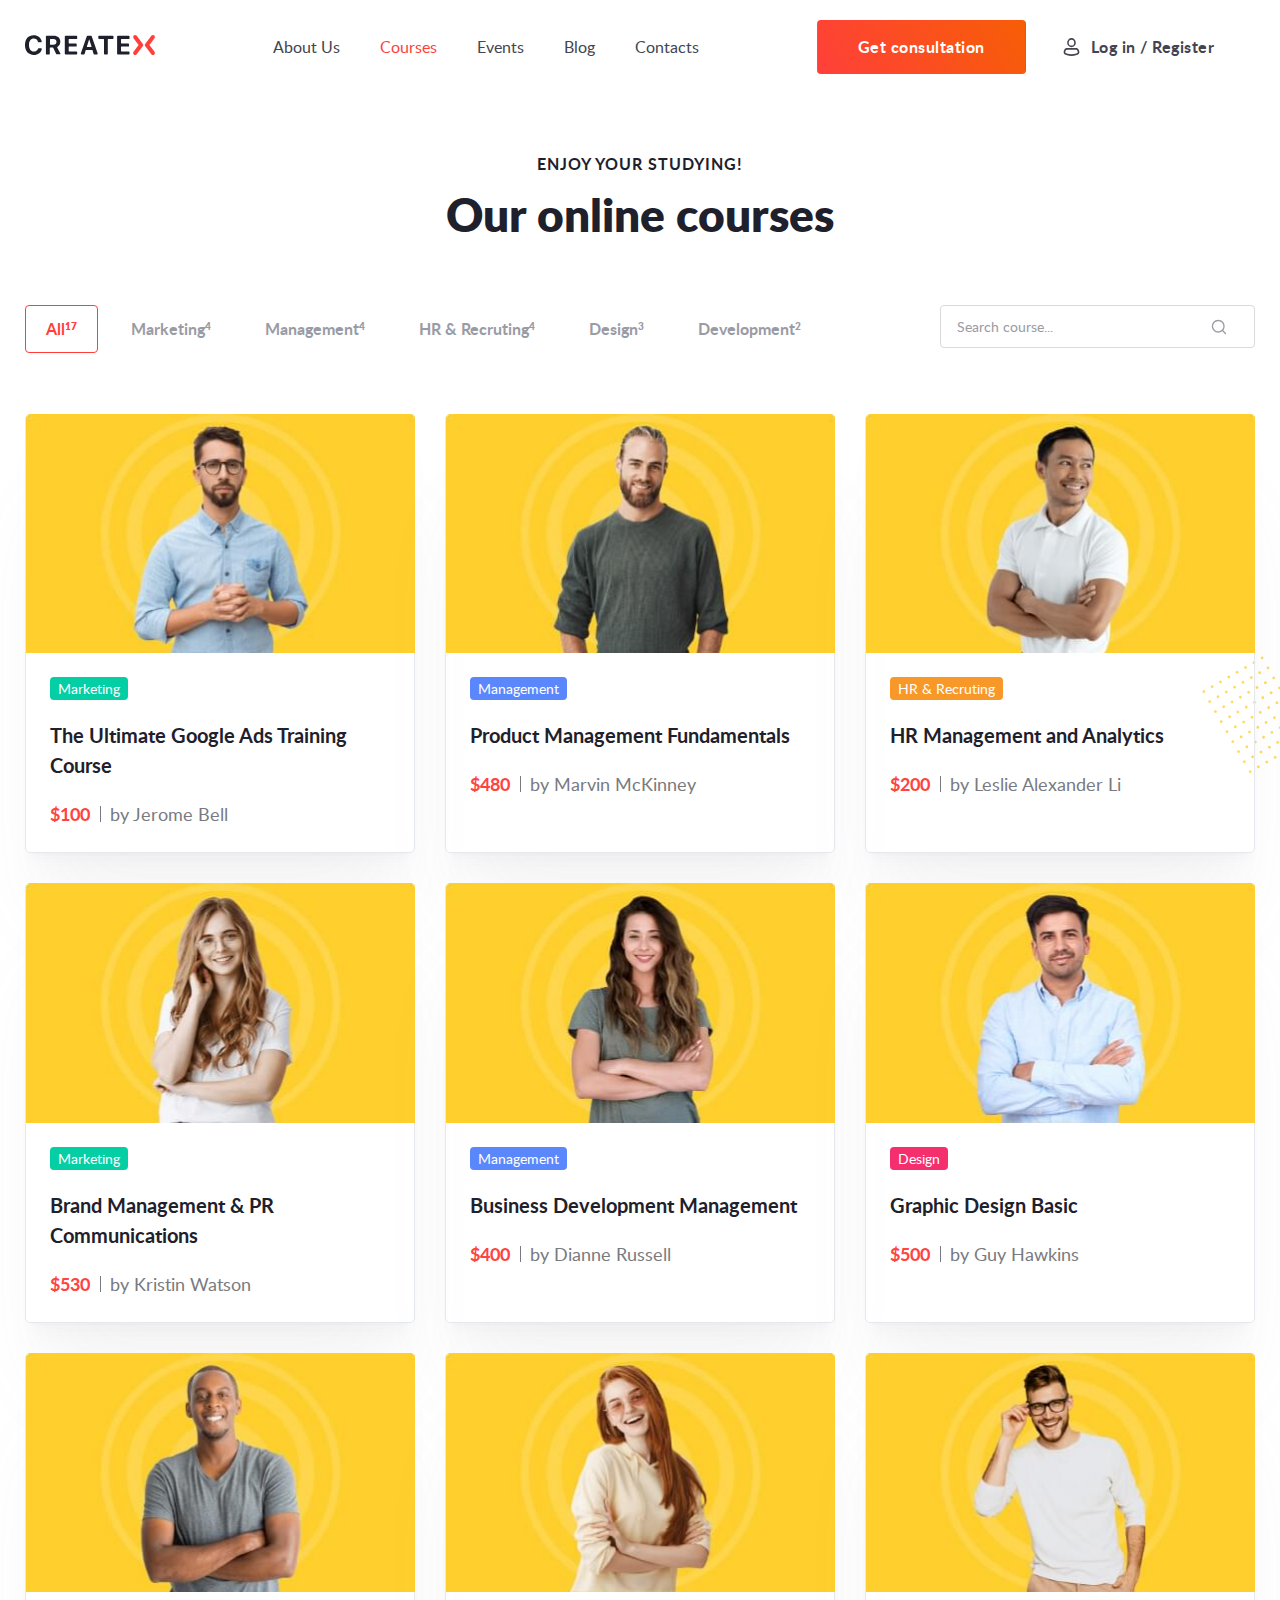
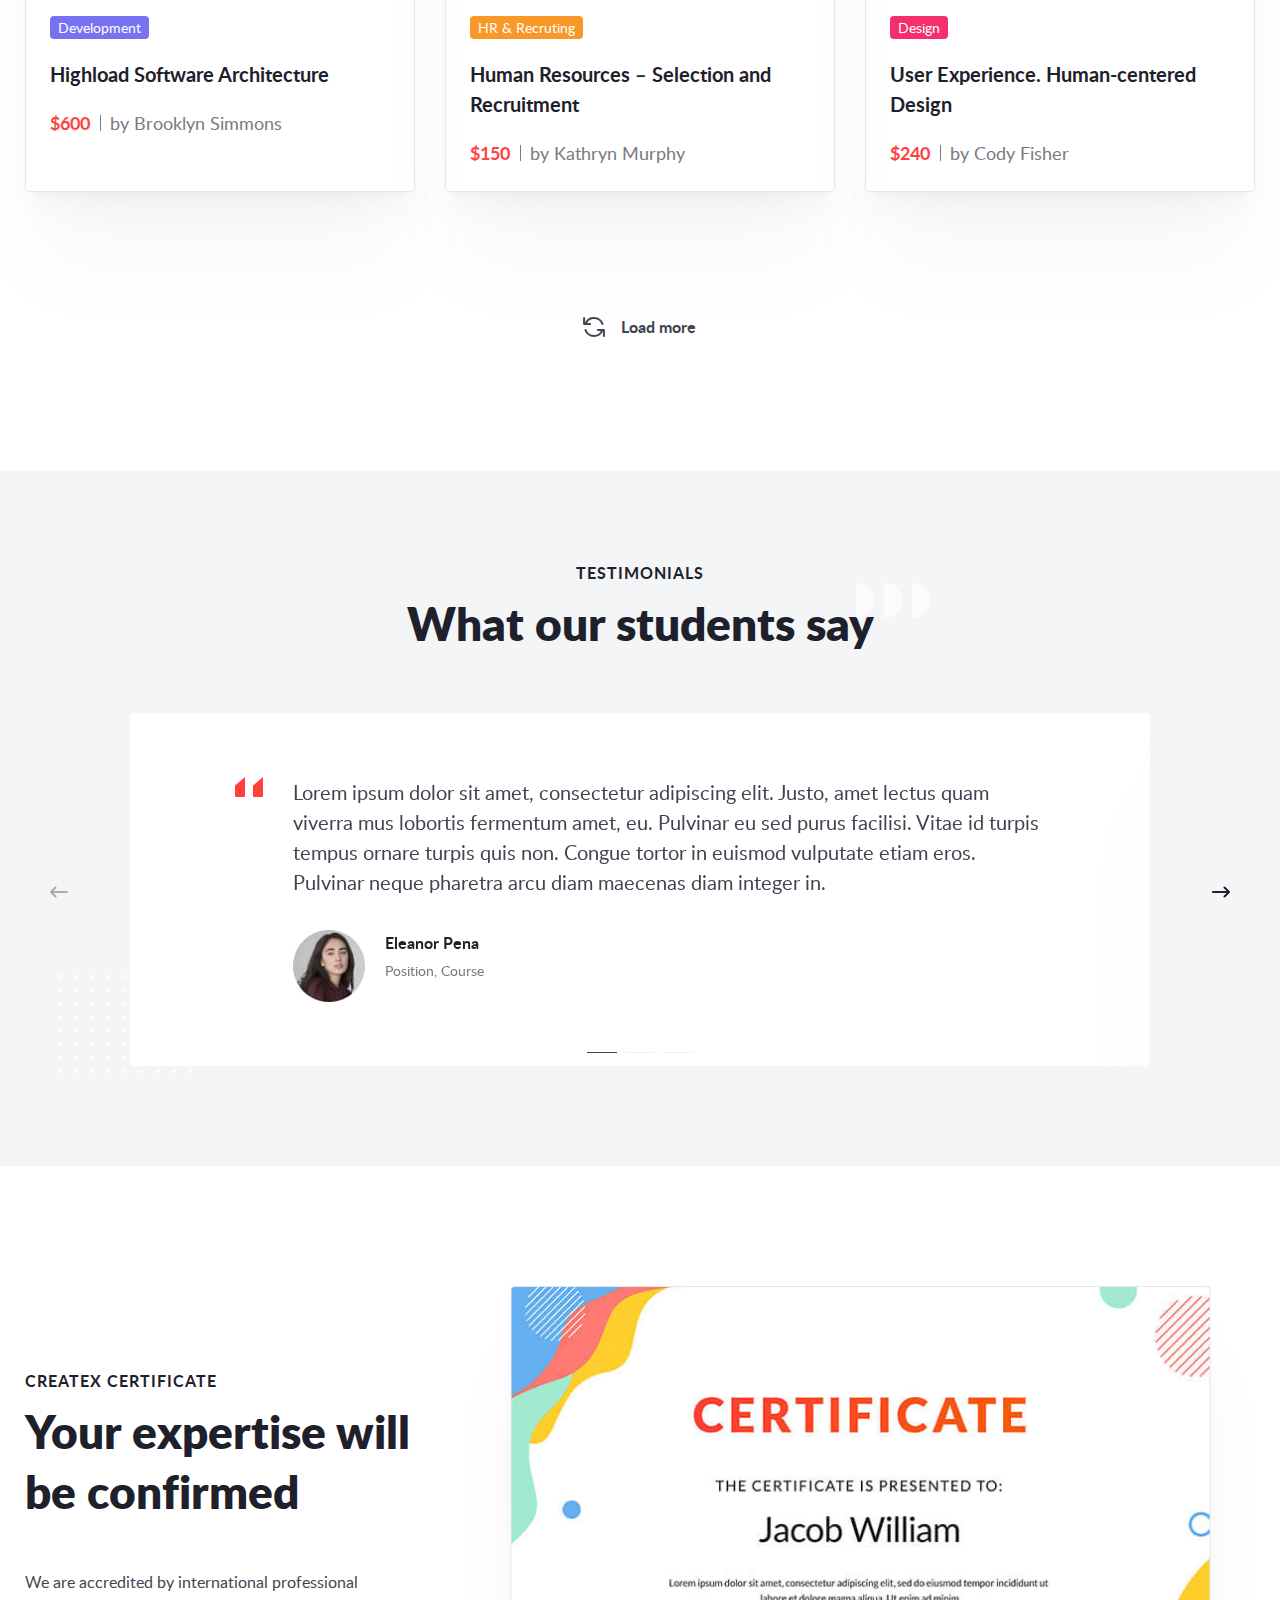
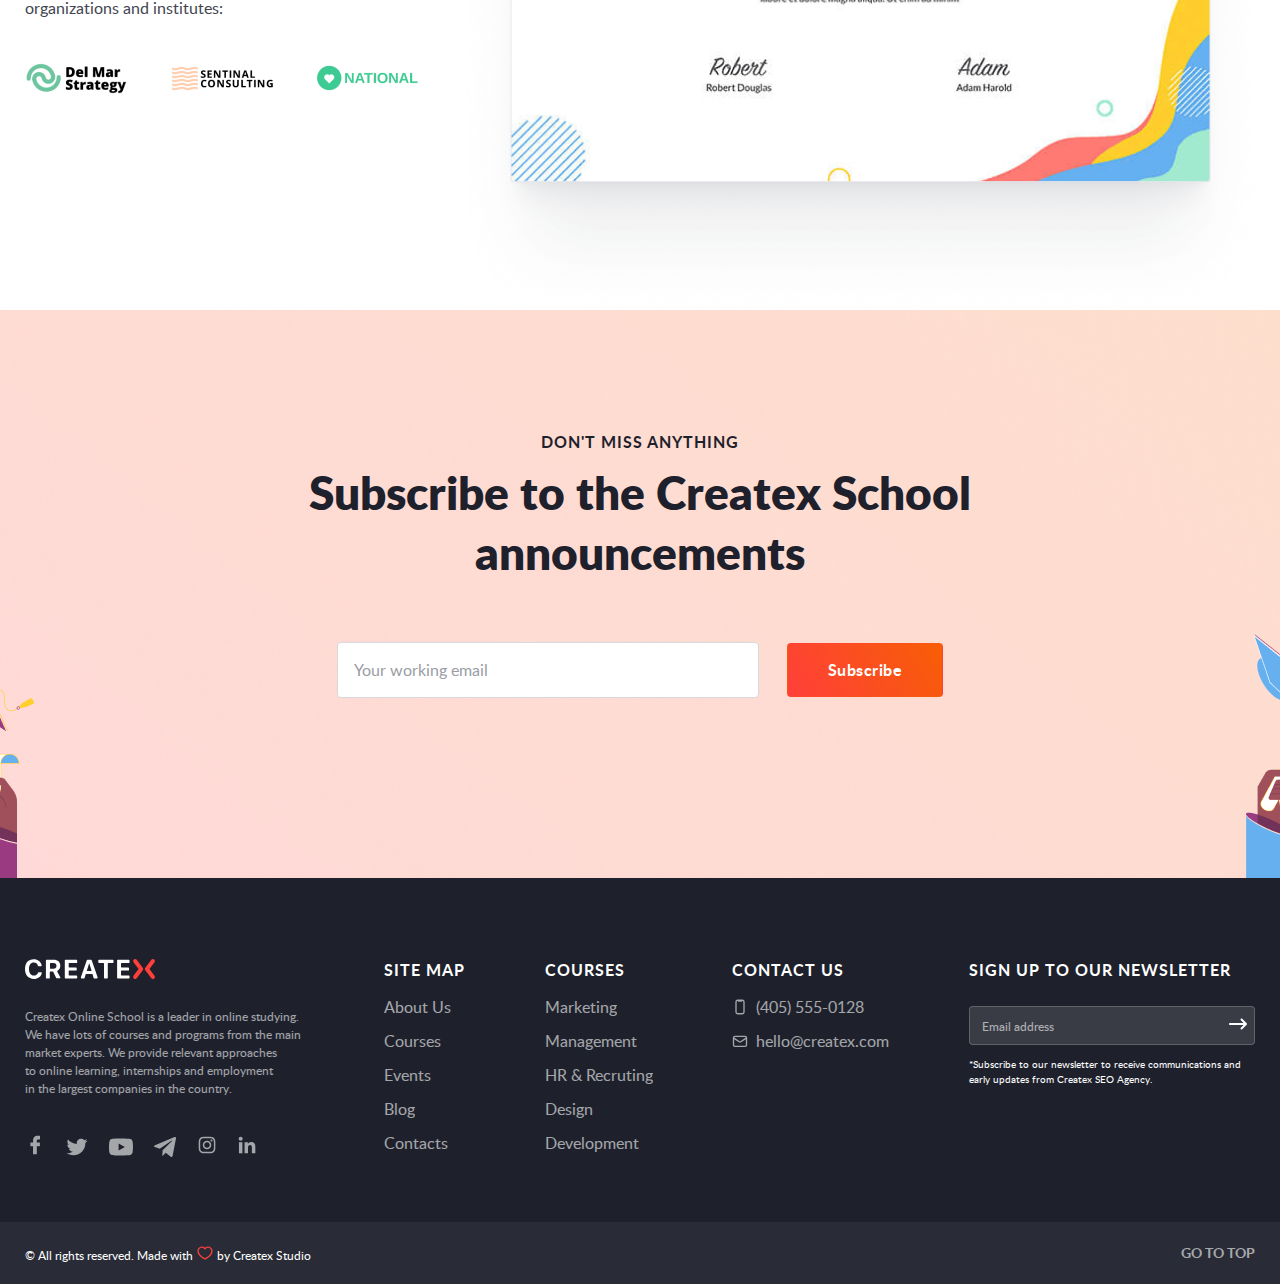
<file: courses.html>
<!DOCTYPE html>
<html lang="en">

<head>
  <meta charset="UTF-8">
  <meta http-equiv="X-UA-Compatible" content="IE=edge">
  <meta name="viewport" content="width=device-width, initial-scale=1.0">
  <title>CreateX - courses</title>
  <link rel="icon" type="image/png" href="images/favicon.png">
  <link rel="apple-touch-icon" href="apple-touch-favicon.png">
  <link rel="stylesheet" href="https://unpkg.com/swiper@8/swiper-bundle.min.css" />

  <script src="https://unpkg.com/swiper@8/swiper-bundle.min.js"></script>
  <link rel="stylesheet" href="./styles/main.css">

  <script defer src="./js/app.js"></script>
</head>

<body>
  <header class="header">
    <div class="container header__container">
  <a class="btn__scroll" href="#">up ↑</a>
  <div class="header__burger header-burger">
    <span class="header-burger__menu menu menu1"></span>
    <span class="header-burger__menu menu menu2"></span>
    <span class="header-burger__menu menu menu3"></span>
  </div>
  <a class="header__link-logo" href="index.html">
    <img class="header__logo" src="images/icons/logo_black.svg" alt="logo of company">
  </a>
  <nav class="header__nav">
    <ul class="header__list">
      <li class="header__item">
        <a class="header__link" href="about-us.html">About Us</a>
      </li>
      <li class="header__item">
        <a class="header__link active" href="courses.html">Courses</a>
      </li>
      <li class="header__item">
        <a class="header__link" href="events.html">Events</a>
      </li>
      <li class="header__item">
        <a class="header__link" href="blog.html">Blog</a>
      </li>
      <li class="header__item">
        <a class="header__link" href="contacts.html">Contacts</a>
      </li>
    </ul>
  </nav>
  <div class="header__wrap">
    <button class="header__btn btn btn-color">Get consultation</button>
    <button class="header__login btn">Log in / Register</button>  
  </div>
  <div class="consultation">
    <div class="modal-content">
  <h2 class="modal__title">Get consultation</h2>
  <form class="modal__form">
    <div class="modal__box">
      <label class="modal__label">Your name</label>
      <input class="modal__input" type="text" placeholder="Your name">
    </div>
    <div class="modal__box">
      <label class="modal__label">Email</label>
      <input class="modal__input" type="text" placeholder="Your working email">
    </div>
    <button class="modal__btn btn btn-color">Get consultation</button>
  </form>
  <div class="menu__close">
    <span class="menu__close-span close1"></span>
    <span class="menu__close-span close2"></span>
  </div>
</div>
  </div>
  <div class="modal">
    <div class="modal-content">
  <h2 class="modal__title">Sign in</h2>
  <span class="modal__subtitle">Sign in to your account using email and password provided during registration.</span>
  <form class="modal__form">
    <div class="modal__box">
      <label class="modal__label">Email</label>
      <input class="modal__input" type="text" placeholder="Your working email">
    </div>
    <div class="modal__box">
      <label class="modal__label">Password</label>
      <input class="modal__input" type="text" placeholder="Your password">
    </div>
    <div class="modal__wrap">
      <label class="miss-events__checkbox" for="check-agree">
        <input class="miss-events__check" id="check-agree" type="checkbox" value="yes" checked>
        <span class="miss-events__check_text">Keep me signed in</span>
      </label>
      <a class="modal__link" href="#">Forgot password?</a>
    </div>
    <button class="modal__btn btn btn-color">Sign in</button>
  </form>
  <div class="modal__sing">
    <span class="modal__span">Don't have an account?</span>
    <a class="modal__sing-link" href="#">Sign up</a>
  </div>
  <div class="menu__close">
    <span class="menu__close-span close1"></span>
    <span class="menu__close-span close2"></span>
  </div>
  <div class="modal__social">
    <span class="modal__subtitle">Or sign in with</span>
    <ul class="modal__list">
      <li class="modal__item">
        <a class="modal__item-link" href="#">
          <svg width="20" height="20" viewbox="0 0 20 20" fill="none" xmlns="http://www.w3.org/2000/svg">
            <path d="M14.6359 0.837799L12.3215 0.833984C9.72134 0.833984 8.04102 2.60489 8.04102 5.34584V7.42611H5.71401C5.51293 7.42611 5.3501 7.59357 5.3501 7.80013V10.8142C5.3501 11.0208 5.51312 11.188 5.71401 11.188H8.04102V18.7935C8.04102 19 8.20386 19.1673 8.40494 19.1673H11.441C11.6421 19.1673 11.8049 18.9999 11.8049 18.7935V11.188H14.5258C14.7268 11.188 14.8897 11.0208 14.8897 10.8142L14.8908 7.80013C14.8908 7.70095 14.8524 7.60597 14.7842 7.53578C14.7161 7.46559 14.6232 7.42611 14.5267 7.42611H11.8049V5.66264C11.8049 4.81505 12.0016 4.38476 13.0764 4.38476L14.6355 4.38419C14.8364 4.38419 14.9992 4.21673 14.9992 4.01037V1.21163C14.9992 1.00545 14.8366 0.83818 14.6359 0.837799Z" fill="white"/>
            </svg>
        </a>
      </li>
      <li class="modal__item">
        <a class="modal__item-link" href="#">
          <svg width="20" height="20" viewbox="0 0 20 20" fill="none" xmlns="http://www.w3.org/2000/svg">
            <path d="M10.1756 8.75219H18.4051C18.4959 9.25921 18.5413 9.74352 18.5413 10.2051C18.5413 11.8472 18.197 13.3134 17.5084 14.6037C16.8198 15.8939 15.8379 16.9022 14.5628 17.6287C13.2877 18.3552 11.8253 18.7184 10.1756 18.7184C8.98754 18.7184 7.85622 18.4895 6.78165 18.0317C5.70708 17.5739 4.78008 16.9552 4.00064 16.1758C3.2212 15.3963 2.60257 14.4693 2.14475 13.3948C1.68692 12.3202 1.45801 11.1889 1.45801 10.0008C1.45801 8.81273 1.68692 7.68141 2.14475 6.60685C2.60257 5.53228 3.2212 4.60528 4.00064 3.82584C4.78008 3.0464 5.70708 2.42777 6.78165 1.96994C7.85622 1.51212 8.98754 1.2832 10.1756 1.2832C12.4458 1.2832 14.3944 2.04372 16.0214 3.56476L13.649 5.84633C12.7183 4.94581 11.5604 4.49555 10.1756 4.49555C9.19942 4.49555 8.29702 4.74149 7.46839 5.23337C6.63976 5.72525 5.98329 6.39307 5.49898 7.23683C5.01467 8.08059 4.77251 9.00192 4.77251 10.0008C4.77251 10.9997 5.01467 11.921 5.49898 12.7648C5.98329 13.6086 6.63976 14.2764 7.46839 14.7683C8.29702 15.2601 9.19942 15.5061 10.1756 15.5061C10.834 15.5061 11.4394 15.4153 11.9918 15.2336C12.5442 15.052 12.9982 14.825 13.3539 14.5526C13.7096 14.2802 14.0198 13.9699 14.2847 13.6218C14.5496 13.2737 14.7444 12.9445 14.8693 12.6343C14.9941 12.324 15.0793 12.0289 15.1247 11.7489H10.1756V8.75219Z" fill="#787A80"/>
            </svg>
        </a>
      </li>
      <li class="modal__item">
        <a class="modal__item-link" href="#">
          <svg width="24" height="24" viewbox="0 0 24 24" fill="none" xmlns="http://www.w3.org/2000/svg">
            <path d="M22.5 5.77233C21.7271 6.10027 20.8978 6.32267 20.0264 6.42196C20.9161 5.91181 21.5972 5.10263 21.92 4.1414C21.0854 4.61383 20.1642 4.95688 19.1826 5.14285C18.3966 4.33994 17.2785 3.83984 16.0384 3.83984C13.6593 3.83984 11.7303 5.68691 11.7303 7.9637C11.7303 8.2866 11.7683 8.60199 11.8418 8.90357C8.26201 8.73141 5.08768 7.08917 2.96314 4.59372C2.59176 5.20189 2.38049 5.91053 2.38049 6.66697C2.38049 8.09814 3.14161 9.36093 4.2964 10.0997C3.5904 10.0771 2.92639 9.89116 2.34508 9.58205V9.63357C2.34508 11.6314 3.83056 13.2988 5.80024 13.6783C5.43936 13.7713 5.05882 13.8228 4.66514 13.8228C4.38696 13.8228 4.11794 13.7964 3.85417 13.7461C4.40267 15.3859 5.99315 16.5783 7.87756 16.611C6.40388 17.7167 4.54573 18.3739 2.52749 18.3739C2.17976 18.3739 1.83724 18.3537 1.5 18.3173C3.40671 19.4896 5.67036 20.1732 8.10327 20.1732C16.028 20.1732 20.3597 13.8881 20.3597 8.43741L20.3453 7.90341C21.1917 7.32537 21.9239 6.59912 22.5 5.77233Z" fill="white"/>
            </svg>
            
        </a>
      </li>
      <li class="modal__item">
        <a class="modal__item-link" href="#">
          <svg width="20" height="20" viewbox="0 0 20 20" fill="none" xmlns="http://www.w3.org/2000/svg">
            <path d="M18.329 18.3327L18.3332 18.332V12.2195C18.3332 9.22921 17.6894 6.92574 14.1936 6.92574C12.513 6.92574 11.3853 7.84796 10.9248 8.72227H10.8762V7.2049H7.56163V18.332H11.013V12.8223C11.013 11.3716 11.288 9.9688 13.0846 9.9688C14.8547 9.9688 14.8811 11.6244 14.8811 12.9153V18.3327H18.329Z" fill="white"/>
            <path d="M1.9415 7.2056H5.39706V18.3327H1.9415V7.2056Z" fill="white"/>
            <path d="M3.66789 1.66602C2.56303 1.66602 1.6665 2.56254 1.6665 3.6674C1.6665 4.77227 2.56303 5.68754 3.66789 5.68754C4.77275 5.68754 5.66928 4.77227 5.66928 3.6674C5.66859 2.56254 4.77206 1.66602 3.66789 1.66602Z" fill="white"/>
            </svg>
        </a>
      </li>
    </ul>
  </div>
</div>
  </div>
</div>
  </header>
  <main>
   <section id="online" class="online">
    <div class="container online__container">
      <span class="online__subtitle subtitle">Enjoy your studying!</span>
      <h2 class="online__title title">Our online courses</h2>
      <div class="online__nav">
        <ul class="online__nav_list">
          <li class="online__nav_item">
            <button class="online__btn active">All<sup class="online__num num-all"></sup></button>
          </li>
          <li class="online__nav_item">
            <button class="online__btn">Marketing<sup class="online__num num-marketing"></sup></button>
          </li>
          <li class="online__nav_item">
            <button class="online__btn">Management<sup class="online__num num-management"></sup></button>
          </li>
          <li class="online__nav_item">
            <button class="online__btn">HR & Recruting<sup class="online__num num-hr"></sup></button>
          </li>
          <li class="online__nav_item">
            <button class="online__btn">Design<sup class="online__num num-design"></sup></button>
          </li>
          <li class="online__nav_item">
            <button class="online__btn">Development<sup class="online__num num-development"></sup></button>
          </li>
        </ul>
        <label class="online__label">
          <input class="online__input" type="text" placeholder="Search course...">
          <button class="online__search">
            <svg width="16" height="16" viewbox="0 0 16 16" fill="none" xmlns="http://www.w3.org/2000/svg">
              <path fill-rule="evenodd" clip-rule="evenodd" d="M7.25016 2.16634C4.44272 2.16634 2.16683 4.44223 2.16683 7.24967C2.16683 10.0571 4.44272 12.333 7.25016 12.333C8.65276 12.333 9.92161 11.7658 10.842 10.8467C11.7642 9.92589 12.3335 8.6549 12.3335 7.24967C12.3335 4.44223 10.0576 2.16634 7.25016 2.16634ZM0.833496 7.24967C0.833496 3.70585 3.70634 0.833008 7.25016 0.833008C10.794 0.833008 13.6668 3.70585 13.6668 7.24967C13.6668 8.78248 13.1287 10.1905 12.2321 11.2939L14.9711 14.0278C15.2317 14.2879 15.2321 14.7101 14.972 14.9706C14.7119 15.2312 14.2898 15.2316 14.0292 14.9715L11.2888 12.2362C10.1863 13.13 8.78039 13.6663 7.25016 13.6663C3.70634 13.6663 0.833496 10.7935 0.833496 7.24967Z" fill="#9A9CA5"/>
              </svg>
          </button>
        </label>
      </div>
      <ul class="online__list featured__list">
        <li class="online__item featured__item">
          <img class="featured__img" src="images/page2/teachers/Jerome_Bell.jpg" alt="Jerome Bell">
          <div class="featured__box">
            <span class="featured__direct marketing">Marketing</span>
            <h3 class="featured__name">The Ultimate Google Ads Training Course</h3>
            <span class="featured__price">$100 
              <span class="featured__teacher">by Jerome Bell</span>
            </span>
          </div>
        </li>
        <li class="online__item featured__item">
          <img class="featured__img" src="images/page2/teachers/Marvin_McKinney.jpg" alt="Marvin McKinney">
          <div class="featured__box">
            <span class="featured__direct management">Management</span>
            <h3 class="featured__name">Product Management Fundamentals</h3>
            <span class="featured__price">$480 
              <span class="featured__teacher">by Marvin McKinney</span>
            </span>
          </div>
        </li>
        <li class="online__item featured__item">
          <img class="featured__img" src="images/page2/teachers/Leslie_Alexander_Li.jpg" alt="Leslie Alexander Li">
          <div class="featured__box">
            <span class="featured__direct hr">HR & Recruting</span>
            <h3 class="featured__name">HR  Management and Analytics</h3>
            <span class="featured__price">$200 
              <span class="featured__teacher">by Leslie Alexander Li</span>
            </span>
          </div>
        </li>
        <li class="online__item featured__item">
          <img class="featured__img" src="images/page2/teachers/Kristin_Watson.jpg" alt="Kristin Watson">
          <div class="featured__box">
            <span class="featured__direct marketing">Marketing</span>
            <h3 class="featured__name">Brand Management & PR Communications</h3>
            <span class="featured__price">$530 
              <span class="featured__teacher">by Kristin Watson</span>
            </span>
          </div>
        </li>
        <li class="online__item featured__item">
          <img class="featured__img" src="images/page2/teachers/Dianne_Russell.jpg" alt="Dianne Russell">
          <div class="featured__box">
            <span class="featured__direct management">Management</span>
            <h3 class="featured__name">Business Development Management</h3>
            <span class="featured__price">$400 
              <span class="featured__teacher">by Dianne Russell</span>
            </span>
          </div>
        </li>
        <li class="online__item featured__item">
          <img class="featured__img" src="images/page2/teachers/Guy_Hawkins.jpg" alt="Guy Hawkins">
          <div class="featured__box">
            <span class="featured__direct design">Design</span>
            <h3 class="featured__name">Graphic Design Basic</h3>
            <span class="featured__price">$500 
              <span class="featured__teacher">by Guy Hawkins</span></span>
          </div>
        </li>
        <li class="online__item featured__item">
          <img class="featured__img" src="images/page2/teachers/Brooklyn_Simmons.jpg" alt="Brooklyn Simmons">
          <div class="featured__box">
            <span class="featured__direct development">Development</span>
            <h3 class="featured__name">Highload Software Architecture</h3>
            <span class="featured__price">$600 
              <span class="featured__teacher">by Brooklyn Simmons</span></span>
          </div>
        </li>
        <li class="online__item featured__item">
          <img class="featured__img" src="images/page2/teachers/Kathryn_Murphy.jpg" alt="Kathryn Murphy">
          <div class="featured__box">
            <span class="featured__direct hr">HR & Recruting</span>
            <h3 class="featured__name">Human Resources – Selection and Recruitment</h3>
            <span class="featured__price">$150 
              <span class="featured__teacher">by Kathryn Murphy</span></span>
          </div>
        </li>
        <li class="online__item featured__item">
          <img class="featured__img" src="images/page2/teachers/Cody_Fisher.jpg" alt="Cody Fisher">
          <div class="featured__box">
            <span class="featured__direct design">Design</span>
            <h3 class="featured__name">User Experience. Human-centered Design</h3>
            <span class="featured__price">$240 
              <span class="featured__teacher">by Cody Fisher</span></span>
          </div>
        </li>
        <li class="online__item featured__item">
          <img class="featured__img" src="images/page2/teachers/Jerome_Bell.jpg" alt="Jerome Bell">
          <div class="featured__box">
            <span class="featured__direct marketing">Marketing</span>
            <h3 class="featured__name">The Ultimate Google Ads Training Course</h3>
            <span class="featured__price">$100 
              <span class="featured__teacher">by Jerome Bell</span>
            </span>
          </div>
        </li>
        <li class="online__item featured__item">
          <img class="featured__img" src="images/page2/teachers/Marvin_McKinney.jpg" alt="Marvin McKinney">
          <div class="featured__box">
            <span class="featured__direct management">Management</span>
            <h3 class="featured__name">Product Management Fundamentals</h3>
            <span class="featured__price">$480 
              <span class="featured__teacher">by Marvin McKinney</span>
            </span>
          </div>
        </li>
        <li class="online__item featured__item">
          <img class="featured__img" src="images/page2/teachers/Leslie_Alexander_Li.jpg" alt="Leslie Alexander Li">
          <div class="featured__box">
            <span class="featured__direct hr">HR & Recruting</span>
            <h3 class="featured__name">HR  Management and Analytics</h3>
            <span class="featured__price">$200 
              <span class="featured__teacher">by Leslie Alexander Li</span>
            </span>
          </div>
        </li>
        <li class="online__item featured__item">
          <img class="featured__img" src="images/page2/teachers/Kristin_Watson.jpg" alt="Kristin Watson">
          <div class="featured__box">
            <span class="featured__direct marketing">Marketing</span>
            <h3 class="featured__name">Brand Management & PR Communications</h3>
            <span class="featured__price">$530 
              <span class="featured__teacher">by Kristin Watson</span>
            </span>
          </div>
        </li>
        <li class="online__item featured__item">
          <img class="featured__img" src="images/page2/teachers/Dianne_Russell.jpg" alt="Dianne Russell">
          <div class="featured__box">
            <span class="featured__direct management">Management</span>
            <h3 class="featured__name">Business Development Management</h3>
            <span class="featured__price">$400 
              <span class="featured__teacher">by Dianne Russell</span>
            </span>
          </div>
        </li>
        <li class="online__item featured__item">
          <img class="featured__img" src="images/page2/teachers/Guy_Hawkins.jpg" alt="Guy Hawkins">
          <div class="featured__box">
            <span class="featured__direct design">Design</span>
            <h3 class="featured__name">Graphic Design Basic</h3>
            <span class="featured__price">$500 
              <span class="featured__teacher">by Guy Hawkins</span></span>
          </div>
        </li>
        <li class="online__item featured__item">
          <img class="featured__img" src="images/page2/teachers/Brooklyn_Simmons.jpg" alt="Brooklyn Simmons">
          <div class="featured__box">
            <span class="featured__direct development">Development</span>
            <h3 class="featured__name">Highload Software Architecture</h3>
            <span class="featured__price">$600 
              <span class="featured__teacher">by Brooklyn Simmons</span></span>
          </div>
        </li>
        <li class="online__item featured__item">
          <img class="featured__img" src="images/page2/teachers/Kathryn_Murphy.jpg" alt="Kathryn Murphy">
          <div class="featured__box">
            <span class="featured__direct hr">HR & Recruting</span>
            <h3 class="featured__name">Human Resources – Selection and Recruitment</h3>
            <span class="featured__price">$150 
              <span class="featured__teacher">by Kathryn Murphy</span></span>
          </div>
        </li>
      </ul>
      <button class="online__more">Load more</button>
    </div>
   </section>
   <section id="say" class="say">
    <div class="container say__container">
     <span class="say__subtitle subtitle">TESTIMONIALS</span>
     <h2 class="say__title title">What our students say</h2>
     <div class="say__container_swiper">
       <div class="swiper-button-prev"></div>
       <div class="swiper say__swiper">
         <div class="swiper-wrapper">
           <!-- Slides -->
           <div class="swiper-slide">
             <img class="say__img" src="images/icons/braces.svg" alt="">
             <div class="say__wrap">
               <p class="say__text">
                 Lorem ipsum dolor sit amet, consectetur adipiscing elit. Justo, amet lectus quam viverra mus lobortis fermentum amet, eu. Pulvinar eu sed purus facilisi. Vitae id turpis tempus ornare turpis quis non. Congue tortor in euismod vulputate etiam eros. Pulvinar neque pharetra arcu diam maecenas diam integer in. 
               </p>
               <div class="say__box">
                 <img class="say__box_img" src="images/say_img.jpg" alt="">
                 <div class="say__info">
                   <span class="say__name">Eleanor Pena</span>
                   <span class="say__position">Position, Course</span>
                 </div>
               </div>
             </div>
           </div>
           <div class="swiper-slide">
             <img class="say__img" src="images/icons/braces.svg" alt="">
             <div class="say__wrap">
               <p class="say__text">
                 Lorem ipsum dolor sit amet, consectetur adipiscing elit. 
               </p>
               <div class="say__box">
                 <img class="say__box_img" src="images/say_img.jpg" alt="">
                 <div class="say__info">
                   <span class="say__name">Madonna Pena</span>
                   <span class="say__position">Position, Course</span>
                 </div>
               </div>
             </div>
           </div>
           <div class="swiper-slide">
             <img class="say__img" src="images/icons/braces.svg" alt="">
             <div class="say__wrap">
               <p class="say__text">
                 Lorem ipsum dolor sit amet, consectetur adipiscing elit. Justo, amet lectus quam viverra mus lobortis fermentum amet, eu. Pulvinar eu sed purus facilisi. Vitae id turpis tempus ornare turpis quis non.
               </p>
               <div class="say__box">
                 <img class="say__box_img" src="images/say_img.jpg" alt="">
                 <div class="say__info">
                   <span class="say__name">Paul Thompson</span>
                   <span class="say__position">Position, Course</span>
                 </div>
               </div>
             </div>
           </div>
           
         </div>
         <div class="swiper-pagination"></div>
       </div>
       
        <div class="swiper-button-next"></div>
     </div>
    </div> 
  </section>
  <section id="sertificate" class="sertificate page2-sertificate">
    <div class="container sertificate__container page2-sertificate__container">
  <div class="sertificate__wrap">
    <span class="sertificate__subtitle subtitle">Createx Certificate</span>
    <h2 class="sertificate__title title">Your expertise will be confirmed</h2>
    <p class="sertificate__text">We are accredited by international professional organizations and institutes:</p>
    <ul class="sertificate__list">
      <li class="sertificate__item">
        <img class="sertificate__img" src="images/sertificate/del_mar.png" alt="del mar">
      </li>
      <li class="sertificate__item">
        <img class="sertificate__img" src="images/sertificate/sentinal.png" alt="del mar">
      </li>
      <li class="sertificate__item">
        <img class="sertificate__img" src="images/sertificate/national.png" alt="del mar">
      </li>
    </ul>
  </div>
  <img class="sertificate__picture" src="images/sertificate/certificate.png" alt="sertificate">
</div>
  </section>
  <section id="subscribe" class="subscribe">
    <div class="container subscribe__container">
  <span class="subscribe__subtitle subtitle">Don't miss anything</span>
  <h2 class="subscribe__title title">Subscribe to the Createx School announcements</h2>
  <form class="subscribe__form">
    <input class="subscribe__input" type="email" placeholder="Your working email">
    <button class="subscribe__btn btn btn-color">Subscribe</button>
  </form>
</div>
  </section>
  </main>
  <footer class="footer">
    <div class="footer__top">
  <div class="container footer__container">
    <ul class="footer__list">
      <li class="footer__item">
        <a class="footer__link_logo" href="index.html">
          <img class="footer__logo" src="images/icons/logowhite.svg" alt="">
        </a>
        <p class="footer__text">
          Createx Online School is&nbsp;a&nbsp;leader in&nbsp;online studying. We&nbsp;have lots of&nbsp;courses and programs from the main market experts. We&nbsp;provide relevant approaches to&nbsp;online learning, internships and employment in&nbsp;the largest companies in&nbsp;the country.
        </p>
        <ul class="footer__social social-list">
          <li class="social-list__item">
            <a class="social-list__link" href="#">
              <svg width="20" height="20" viewbox="0 0 20 20" fill="none" xmlns="http://www.w3.org/2000/svg">
                <path d="M14.6359 0.837799L12.3215 0.833984C9.72134 0.833984 8.04102 2.60489 8.04102 5.34584V7.42611H5.71401C5.51293 7.42611 5.3501 7.59357 5.3501 7.80013V10.8142C5.3501 11.0208 5.51312 11.188 5.71401 11.188H8.04102V18.7935C8.04102 19 8.20386 19.1673 8.40494 19.1673H11.441C11.6421 19.1673 11.8049 18.9999 11.8049 18.7935V11.188H14.5258C14.7268 11.188 14.8897 11.0208 14.8897 10.8142L14.8908 7.80013C14.8908 7.70095 14.8524 7.60597 14.7842 7.53578C14.7161 7.46559 14.6232 7.42611 14.5267 7.42611H11.8049V5.66264C11.8049 4.81505 12.0016 4.38476 13.0764 4.38476L14.6355 4.38419C14.8364 4.38419 14.9992 4.21673 14.9992 4.01037V1.21163C14.9992 1.00545 14.8366 0.83818 14.6359 0.837799Z" fill="white"/>
                </svg>
            </a>
          </li>
          <li class="social-list__item">
            <a class="social-list__link" href="#">
              <svg width="24" height="24" viewbox="0 0 24 24" fill="none" xmlns="http://www.w3.org/2000/svg">
                <path d="M22.5 5.77233C21.7271 6.10027 20.8978 6.32267 20.0264 6.42196C20.9161 5.91181 21.5972 5.10263 21.92 4.1414C21.0854 4.61383 20.1642 4.95688 19.1826 5.14285C18.3966 4.33994 17.2785 3.83984 16.0384 3.83984C13.6593 3.83984 11.7303 5.68691 11.7303 7.9637C11.7303 8.2866 11.7683 8.60199 11.8418 8.90357C8.26201 8.73141 5.08768 7.08917 2.96314 4.59372C2.59176 5.20189 2.38049 5.91053 2.38049 6.66697C2.38049 8.09814 3.14161 9.36093 4.2964 10.0997C3.5904 10.0771 2.92639 9.89116 2.34508 9.58205V9.63357C2.34508 11.6314 3.83056 13.2988 5.80024 13.6783C5.43936 13.7713 5.05882 13.8228 4.66514 13.8228C4.38696 13.8228 4.11794 13.7964 3.85417 13.7461C4.40267 15.3859 5.99315 16.5783 7.87756 16.611C6.40388 17.7167 4.54573 18.3739 2.52749 18.3739C2.17976 18.3739 1.83724 18.3537 1.5 18.3173C3.40671 19.4896 5.67036 20.1732 8.10327 20.1732C16.028 20.1732 20.3597 13.8881 20.3597 8.43741L20.3453 7.90341C21.1917 7.32537 21.9239 6.59912 22.5 5.77233Z" fill="white"/>
                </svg>
            </a>
          </li>
          <li class="social-list__item">
            <a class="social-list__link" href="#">
              <svg width="24" height="24" viewbox="0 0 24 24" fill="none" xmlns="http://www.w3.org/2000/svg">
                <path fill-rule="evenodd" clip-rule="evenodd" d="M21.3903 4.11358C22.4182 4.39044 23.2288 5.20086 23.5055 6.22899C24.0197 8.10691 23.9999 12.0213 23.9999 12.0213C23.9999 12.0213 23.9999 15.9158 23.5057 17.7939C23.2288 18.8218 22.4184 19.6324 21.3903 19.9091C19.5122 20.4035 12 20.4035 12 20.4035C12 20.4035 4.50731 20.4035 2.60961 19.8895C1.58148 19.6127 0.771054 18.802 0.4942 17.7741C0 15.9158 0 12.0015 0 12.0015C0 12.0015 0 8.10691 0.4942 6.22899C0.770871 5.20104 1.60125 4.37066 2.60943 4.09399C4.48753 3.59961 11.9998 3.59961 11.9998 3.59961C11.9998 3.59961 19.5122 3.59961 21.3903 4.11358ZM15.8549 12.0016L9.60788 15.5996V8.40355L15.8549 12.0016Z" fill="white"/>
                </svg>
            </a>
          </li>
          <li class="social-list__item">
            <a class="social-list__link" href="#">
              <svg width="24" height="24" viewbox="0 0 24 24" fill="none" xmlns="http://www.w3.org/2000/svg">
                <path d="M9.63262 15.1813L9.2687 20.7653C9.78938 20.7653 10.0149 20.5213 10.2853 20.2283L12.7264 17.6833L17.7847 21.7243C18.7124 22.2883 19.366 21.9913 19.6163 20.7933L22.9365 3.8214L22.9374 3.8204C23.2317 2.3244 22.4415 1.73941 21.5377 2.1064L2.02135 10.2574C0.689406 10.8214 0.709573 11.6314 1.79493 11.9984L6.78447 13.6913L18.3742 5.78039C18.9196 5.38639 19.4155 5.60439 19.0076 5.99839L9.63262 15.1813Z" fill="white"/>
                </svg>
            </a>
          </li>
          <li class="social-list__item">
            <a class="social-list__link" href="#">
              <svg width="20" height="20" viewbox="0 0 20 20" fill="none" xmlns="http://www.w3.org/2000/svg">
                <path d="M18.3169 6.56606C18.2778 5.6805 18.1346 5.07168 17.9295 4.54413C17.7178 3.98415 17.3923 3.4828 16.9657 3.06603C16.5489 2.64277 16.0443 2.31388 15.4908 2.10555C14.9602 1.90041 14.3545 1.7572 13.469 1.71816C12.5768 1.67581 12.2936 1.66602 10.0308 1.66602C7.76794 1.66602 7.48471 1.67581 6.59584 1.71485C5.71028 1.7539 5.10146 1.89723 4.57404 2.10225C4.01393 2.31388 3.51258 2.63946 3.09581 3.06603C2.67255 3.4828 2.34379 3.98746 2.13534 4.54095C1.9302 5.07168 1.78699 5.67719 1.74795 6.56275C1.70559 7.45493 1.6958 7.73816 1.6958 10.001C1.6958 12.2638 1.70559 12.547 1.74464 13.4359C1.78368 14.3215 1.92702 14.9303 2.13216 15.4578C2.34379 16.0178 2.67255 16.5191 3.09581 16.9359C3.51258 17.3592 4.01724 17.6881 4.57073 17.8964C5.10146 18.1015 5.70697 18.2447 6.59266 18.2838C7.4814 18.323 7.76476 18.3326 10.0276 18.3326C12.2904 18.3326 12.5736 18.323 13.4625 18.2838C14.348 18.2447 14.9569 18.1015 15.4843 17.8964C16.6044 17.4633 17.4899 16.5778 17.923 15.4578C18.128 14.9271 18.2713 14.3215 18.3104 13.4359C18.3494 12.547 18.3592 12.2638 18.3592 10.001C18.3592 7.73816 18.3559 7.45493 18.3169 6.56606ZM16.816 13.3708C16.7801 14.1847 16.6434 14.6243 16.5295 14.9173C16.2494 15.6434 15.6731 16.2196 14.9471 16.4997C14.654 16.6136 14.2113 16.7504 13.4005 16.7861C12.5215 16.8253 12.2578 16.8349 10.0341 16.8349C7.81029 16.8349 7.54334 16.8253 6.66744 16.7861C5.85348 16.7504 5.41394 16.6136 5.12092 16.4997C4.7596 16.3661 4.43071 16.1545 4.16375 15.8778C3.88701 15.6075 3.67538 15.2819 3.54184 14.9206C3.42788 14.6276 3.29116 14.1847 3.25542 13.3741C3.21625 12.495 3.20659 12.2312 3.20659 10.0075C3.20659 7.7837 3.21625 7.51674 3.25542 6.64097C3.29116 5.82701 3.42788 5.38747 3.54184 5.09444C3.67538 4.733 3.88701 4.40423 4.16706 4.13715C4.43719 3.8604 4.76278 3.64877 5.12423 3.51536C5.41725 3.40141 5.8601 3.26469 6.67075 3.22882C7.54983 3.18978 7.8136 3.17998 10.0372 3.17998C12.2643 3.17998 12.528 3.18978 13.4039 3.22882C14.2178 3.26469 14.6573 3.40141 14.9504 3.51536C15.3117 3.64877 15.6406 3.8604 15.9075 4.13715C16.1843 4.40741 16.3959 4.733 16.5295 5.09444C16.6434 5.38747 16.7801 5.83019 16.816 6.64097C16.855 7.52005 16.8648 7.7837 16.8648 10.0075C16.8648 12.2312 16.855 12.4917 16.816 13.3708Z" fill="white"/>
                <path d="M10.0307 5.71954C7.66708 5.71954 5.74931 7.63719 5.74931 10.001C5.74931 12.3648 7.66708 14.2824 10.0307 14.2824C12.3945 14.2824 14.3122 12.3648 14.3122 10.001C14.3122 7.63719 12.3945 5.71954 10.0307 5.71954ZM10.0307 12.7782C8.49732 12.7782 7.25349 11.5345 7.25349 10.001C7.25349 8.46743 8.49732 7.22372 10.0307 7.22372C11.5643 7.22372 12.808 8.46743 12.808 10.001C12.808 11.5345 11.5643 12.7782 10.0307 12.7782Z" fill="white"/>
                <path d="M15.4811 5.55027C15.4811 6.10223 15.0336 6.54979 14.4815 6.54979C13.9295 6.54979 13.482 6.10223 13.482 5.55027C13.482 4.99817 13.9295 4.55074 14.4815 4.55074C15.0336 4.55074 15.4811 4.99817 15.4811 5.55027Z" fill="white"/>
                </svg>
            </a>
          </li>
          <li class="social-list__item">
            <a class="social-list__link" href="#">
              <svg width="20" height="20" viewbox="0 0 20 20" fill="none" xmlns="http://www.w3.org/2000/svg">
                <path d="M18.329 18.3327L18.3332 18.332V12.2195C18.3332 9.22921 17.6894 6.92574 14.1936 6.92574C12.513 6.92574 11.3853 7.84796 10.9248 8.72227H10.8762V7.2049H7.56163V18.332H11.013V12.8223C11.013 11.3716 11.288 9.9688 13.0846 9.9688C14.8547 9.9688 14.8811 11.6244 14.8811 12.9153V18.3327H18.329Z" fill="white"/>
                <path d="M1.9415 7.2056H5.39706V18.3327H1.9415V7.2056Z" fill="white"/>
                <path d="M3.66789 1.66602C2.56303 1.66602 1.6665 2.56254 1.6665 3.6674C1.6665 4.77227 2.56303 5.68754 3.66789 5.68754C4.77275 5.68754 5.66928 4.77227 5.66928 3.6674C5.66859 2.56254 4.77206 1.66602 3.66789 1.66602Z" fill="white"/>
                </svg>
            </a>
          </li>
        </ul>
      </li>
      <li class="footer__item">
        <h3 class="footer__title">SITE MAP</h3>
        <nav class="footer__nav">
          <ul class="footer__nav_list">
            <li class="footer__nav_item">
              <a class="footer__nav_link" href="about-us.html">About Us</a>
            </li>
            <li class="footer__nav_item">
              <a class="footer__nav_link" href="courses.html">Courses</a>
            </li>
            <li class="footer__nav_item">
              <a class="footer__nav_link" href="events.html">Events</a>
            </li>
            <li class="footer__nav_item">
              <a class="footer__nav_link" href="blog.html">Blog</a>
            </li>
            <li class="footer__nav_item">
              <a class="footer__nav_link" href="contacts.html">Contacts</a>
            </li>
          </ul>
        </nav>
      </li>
      <li class="footer__item">
        <h3 class="footer__title">COURSES</h3>
        <nav class="footer__nav">
          <ul class="footer__nav_list">
            <li class="footer__nav_item">
              <a class="footer__nav_link" href="#">Marketing</a>
            </li>
            <li class="footer__nav_item">
              <a class="footer__nav_link" href="#">Management</a>
            </li>
            <li class="footer__nav_item">
              <a class="footer__nav_link" href="#">HR & Recruting</a>
            </li>
            <li class="footer__nav_item">
              <a class="footer__nav_link" href="#">Design</a>
            </li>
            <li class="footer__nav_item">
              <a class="footer__nav_link" href="#">Development</a>
            </li>
          </ul>
        </nav>
      </li>
      <li class="footer__item">
        <h3 class="footer__title">CONTACT US</h3>
        <a class="footer__contact phone" href="tel:(405) 555-0128">(405) 555-0128</a>
        <a class="footer__contact mail" href="mailto:hello@createx.com">hello@createx.com</a>
      </li>
      <li class="footer__item">
        <h3 class="footer__title">SIGN UP TO OUR NEWSLETTER</h3>
        <form class="footer__form">
          <input class="footer__input" type="email" placeholder="Email address">
          <button class="footer__btn">
            <svg width="24" height="24" viewbox="0 0 24 24" fill="none" xmlns="http://www.w3.org/2000/svg">
              <path fill-rule="evenodd" clip-rule="evenodd" d="M14.7929 6.79289C15.1834 6.40237 15.8166 6.40237 16.2071 6.79289L20.7071 11.2929C21.0976 11.6834 21.0976 12.3166 20.7071 12.7071L16.2071 17.2071C15.8166 17.5976 15.1834 17.5976 14.7929 17.2071C14.4024 16.8166 14.4024 16.1834 14.7929 15.7929L17.5858 13H4C3.44772 13 3 12.5523 3 12C3 11.4477 3.44772 11 4 11H17.5858L14.7929 8.20711C14.4024 7.81658 14.4024 7.18342 14.7929 6.79289Z" fill="white"/>
              </svg>
          </button>
        </form>
        <p class="footer__more">*Subscribe to our newsletter to receive communications and early updates from Createx SEO Agency.</p>
      </li>
    </ul>
  </div>
</div>
<div class="footer__info">
  <div class="container footer__info_container">
    <div class="footer__wrap">
      <span class="footer__span">© All rights reserved. Made with <span class="hearth"></span> by Createx Studio </span>
    </div>
    <a class="footer__go" href="#">GO TO TOP</a>
  </div>
</div>
  </footer>

</body>

</html>
</file>
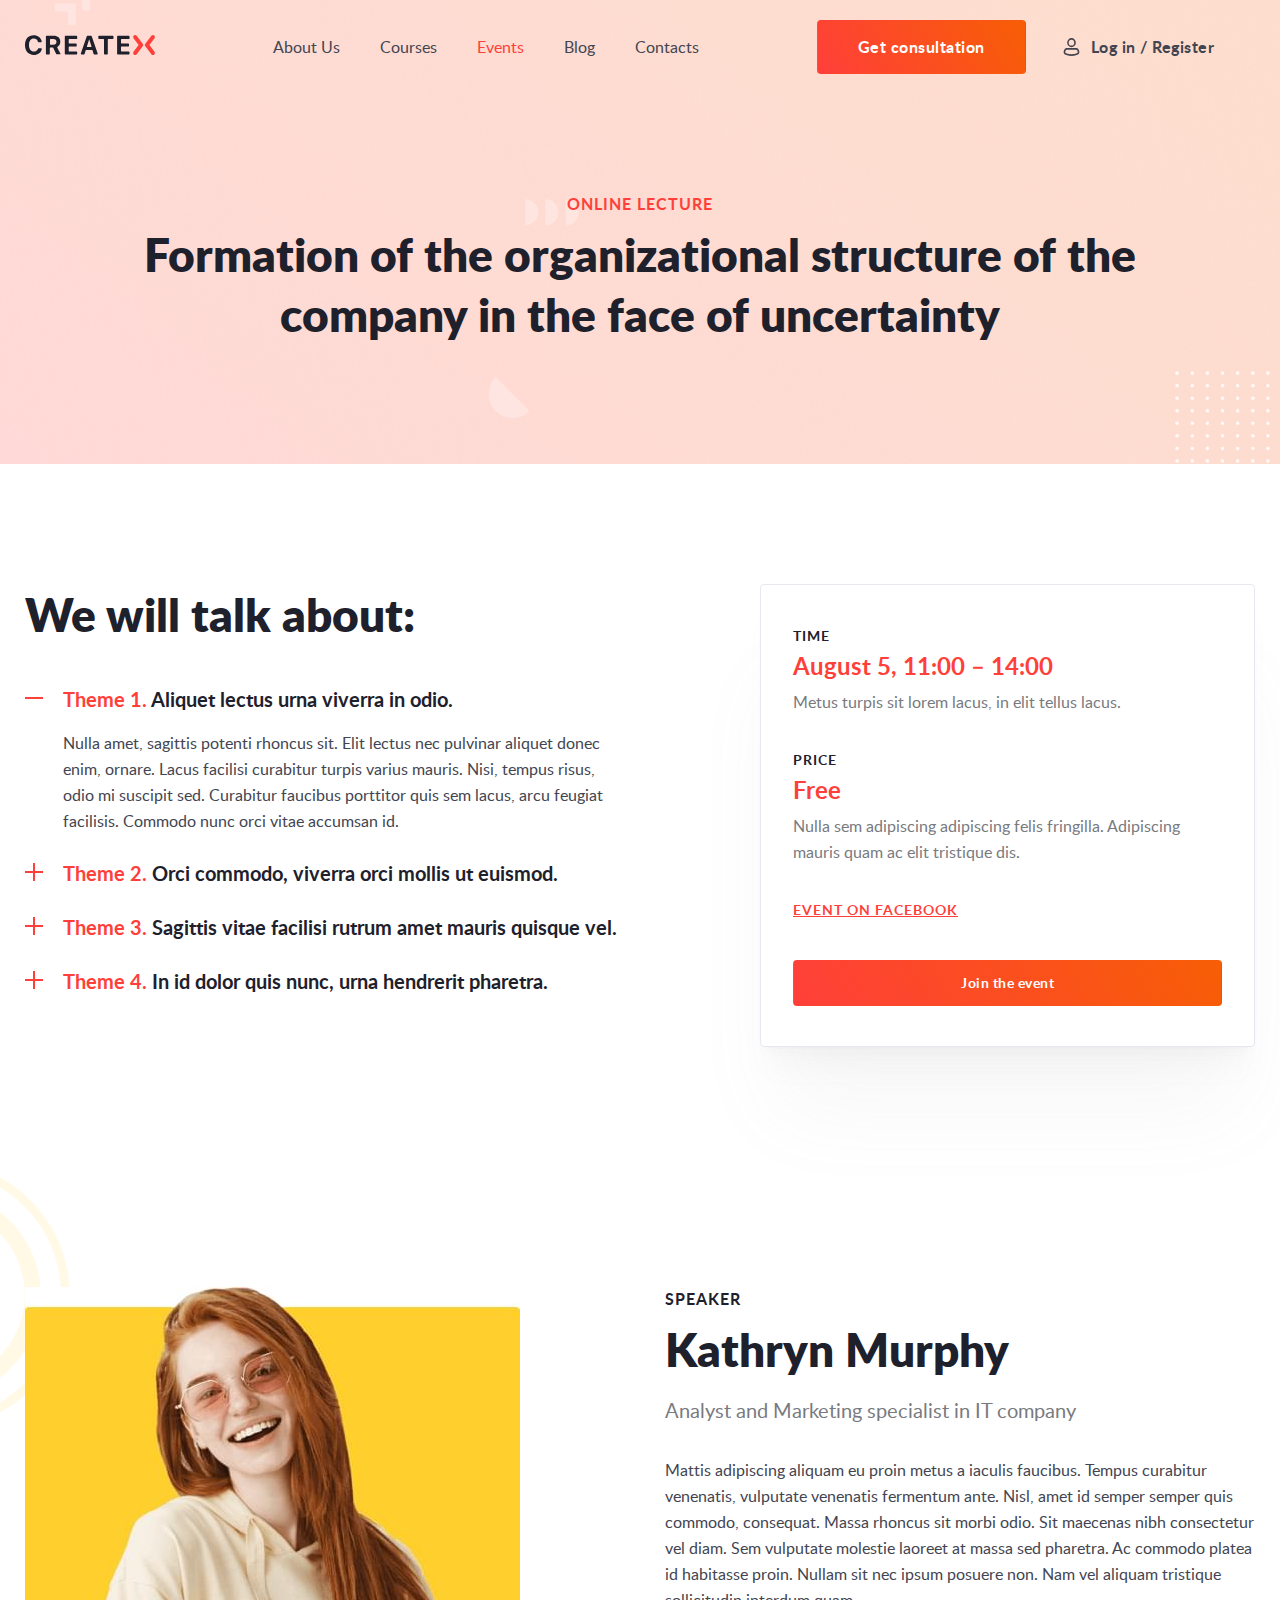
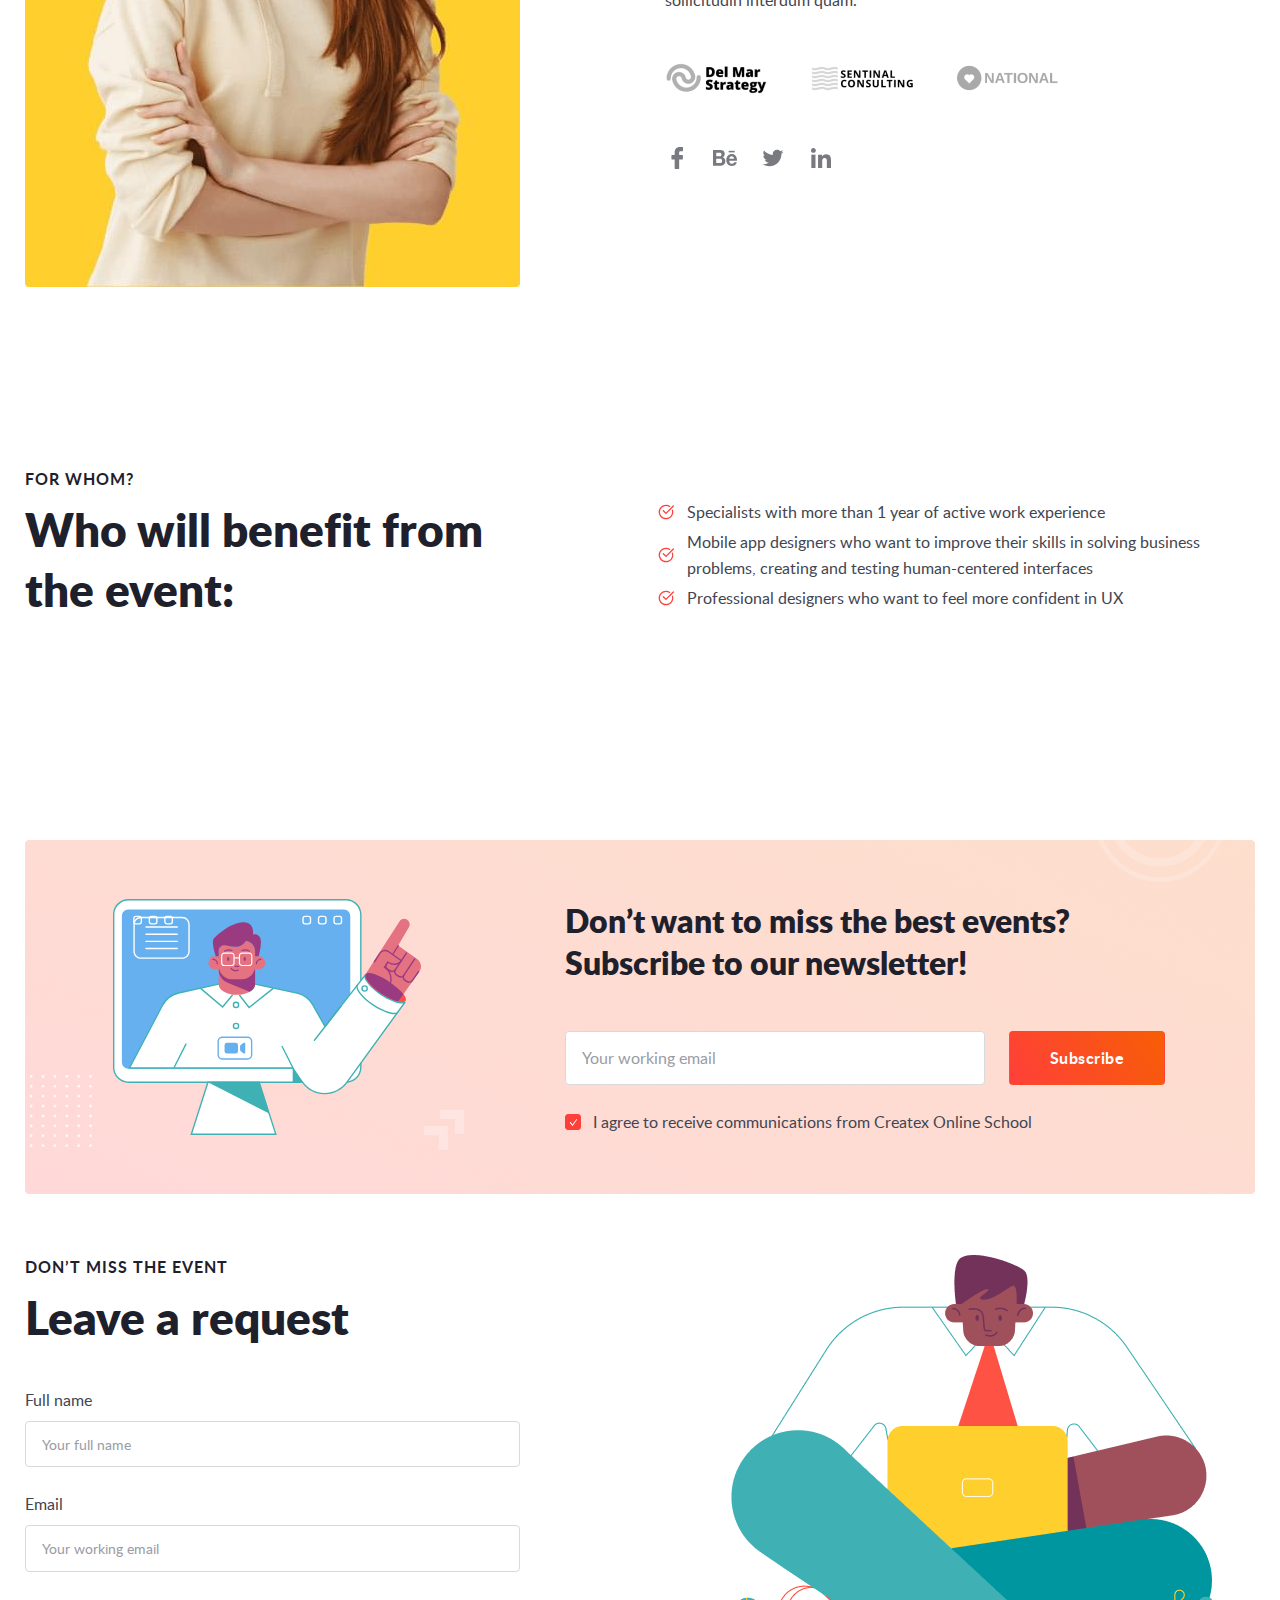
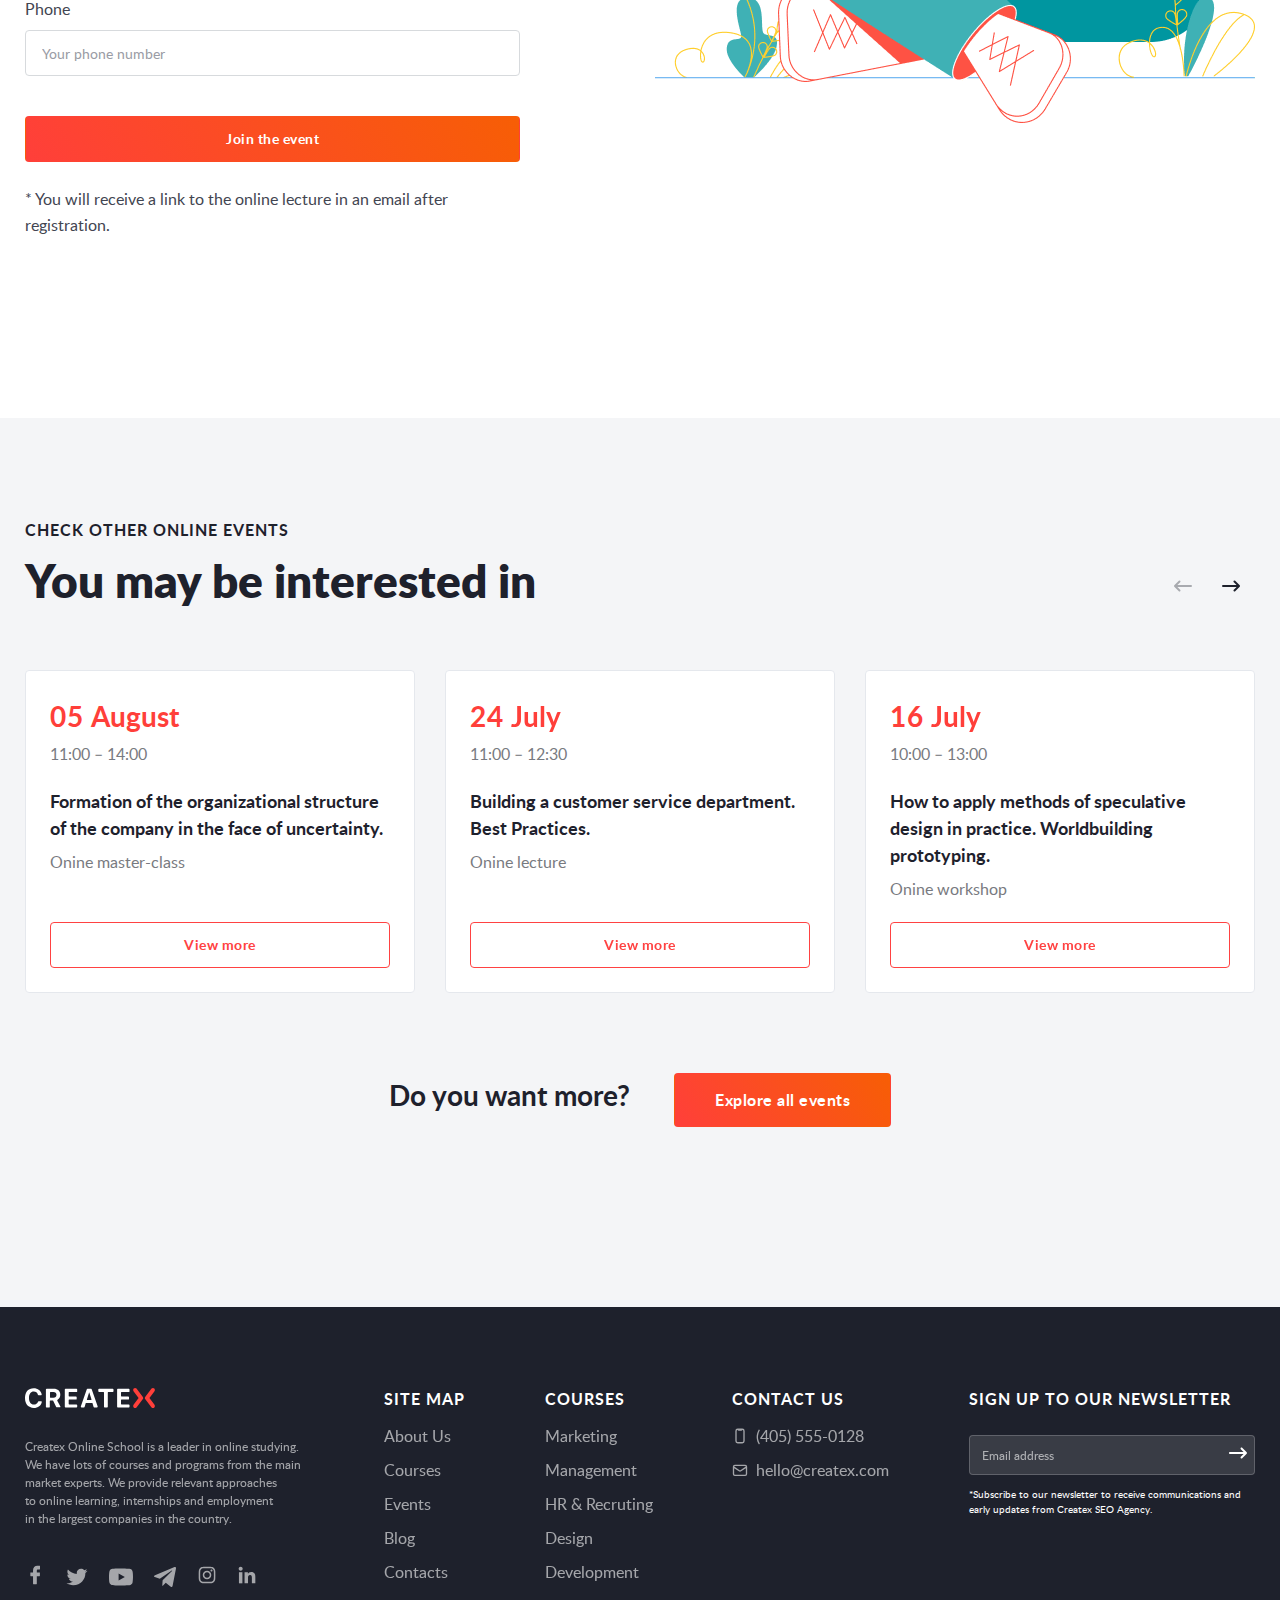
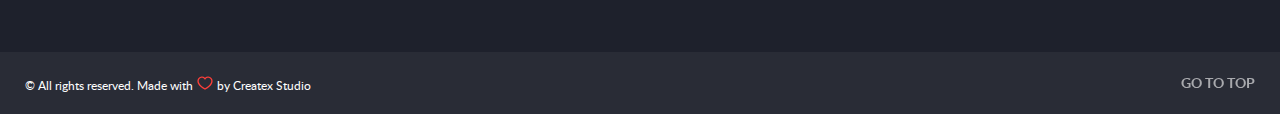
<file: event.html>
<!DOCTYPE html>
<html lang="en">
<head>
  <meta charset="UTF-8">
  <meta http-equiv="X-UA-Compatible" content="IE=edge">
  <meta name="viewport" content="width=device-width, initial-scale=1.0">
  <title>CreateX - event</title>
  <link rel="icon" type="image/png" href="images/favicon.png">
  <link rel="apple-touch-icon" href="apple-touch-favicon.png">
  <link
  rel="stylesheet"
  href="https://unpkg.com/swiper@8/swiper-bundle.min.css"
  />

  <script defer src="https://unpkg.com/swiper@8/swiper-bundle.min.js"></script> 
  <link rel="stylesheet" href="./styles/main.css">

  <script defer src="./js/app.js"></script>
</head>
<body>
  <header class="header">
    <div class="container header__container">
  <a class="btn__scroll" href="#">up ↑</a>
  <div class="header__burger header-burger">
    <span class="header-burger__menu menu menu1"></span>
    <span class="header-burger__menu menu menu2"></span>
    <span class="header-burger__menu menu menu3"></span>
  </div>
  <a class="header__link-logo" href="index.html">
    <img class="header__logo" src="images/icons/logo_black.svg" alt="logo of company">
  </a>
  <nav class="header__nav">
    <ul class="header__list">
      <li class="header__item">
        <a class="header__link" href="about-us.html">About Us</a>
      </li>
      <li class="header__item">
        <a class="header__link" href="courses.html">Courses</a>
      </li>
      <li class="header__item">
        <a class="header__link active" href="events.html">Events</a>
      </li>
      <li class="header__item">
        <a class="header__link" href="blog.html">Blog</a>
      </li>
      <li class="header__item">
        <a class="header__link" href="contacts.html">Contacts</a>
      </li>
    </ul>
  </nav>
  <div class="header__wrap">
    <button class="header__btn btn btn-color">Get consultation</button>
    <button class="header__login btn">Log in / Register</button>  
  </div>
  <div class="consultation">
    <div class="modal-content">
  <h2 class="modal__title">Get consultation</h2>
  <form class="modal__form">
    <div class="modal__box">
      <label class="modal__label">Your name</label>
      <input class="modal__input" type="text" placeholder="Your name">
    </div>
    <div class="modal__box">
      <label class="modal__label">Email</label>
      <input class="modal__input" type="text" placeholder="Your working email">
    </div>
    <button class="modal__btn btn btn-color">Get consultation</button>
  </form>
  <div class="menu__close">
    <span class="menu__close-span close1"></span>
    <span class="menu__close-span close2"></span>
  </div>
</div>
  </div>
  <div class="modal">
    <div class="modal-content">
  <h2 class="modal__title">Sign in</h2>
  <span class="modal__subtitle">Sign in to your account using email and password provided during registration.</span>
  <form class="modal__form">
    <div class="modal__box">
      <label class="modal__label">Email</label>
      <input class="modal__input" type="text" placeholder="Your working email">
    </div>
    <div class="modal__box">
      <label class="modal__label">Password</label>
      <input class="modal__input" type="text" placeholder="Your password">
    </div>
    <div class="modal__wrap">
      <label class="miss-events__checkbox" for="check-agree">
        <input class="miss-events__check" id="check-agree" type="checkbox" value="yes" checked>
        <span class="miss-events__check_text">Keep me signed in</span>
      </label>
      <a class="modal__link" href="#">Forgot password?</a>
    </div>
    <button class="modal__btn btn btn-color">Sign in</button>
  </form>
  <div class="modal__sing">
    <span class="modal__span">Don't have an account?</span>
    <a class="modal__sing-link" href="#">Sign up</a>
  </div>
  <div class="menu__close">
    <span class="menu__close-span close1"></span>
    <span class="menu__close-span close2"></span>
  </div>
  <div class="modal__social">
    <span class="modal__subtitle">Or sign in with</span>
    <ul class="modal__list">
      <li class="modal__item">
        <a class="modal__item-link" href="#">
          <svg width="20" height="20" viewbox="0 0 20 20" fill="none" xmlns="http://www.w3.org/2000/svg">
            <path d="M14.6359 0.837799L12.3215 0.833984C9.72134 0.833984 8.04102 2.60489 8.04102 5.34584V7.42611H5.71401C5.51293 7.42611 5.3501 7.59357 5.3501 7.80013V10.8142C5.3501 11.0208 5.51312 11.188 5.71401 11.188H8.04102V18.7935C8.04102 19 8.20386 19.1673 8.40494 19.1673H11.441C11.6421 19.1673 11.8049 18.9999 11.8049 18.7935V11.188H14.5258C14.7268 11.188 14.8897 11.0208 14.8897 10.8142L14.8908 7.80013C14.8908 7.70095 14.8524 7.60597 14.7842 7.53578C14.7161 7.46559 14.6232 7.42611 14.5267 7.42611H11.8049V5.66264C11.8049 4.81505 12.0016 4.38476 13.0764 4.38476L14.6355 4.38419C14.8364 4.38419 14.9992 4.21673 14.9992 4.01037V1.21163C14.9992 1.00545 14.8366 0.83818 14.6359 0.837799Z" fill="white"/>
            </svg>
        </a>
      </li>
      <li class="modal__item">
        <a class="modal__item-link" href="#">
          <svg width="20" height="20" viewbox="0 0 20 20" fill="none" xmlns="http://www.w3.org/2000/svg">
            <path d="M10.1756 8.75219H18.4051C18.4959 9.25921 18.5413 9.74352 18.5413 10.2051C18.5413 11.8472 18.197 13.3134 17.5084 14.6037C16.8198 15.8939 15.8379 16.9022 14.5628 17.6287C13.2877 18.3552 11.8253 18.7184 10.1756 18.7184C8.98754 18.7184 7.85622 18.4895 6.78165 18.0317C5.70708 17.5739 4.78008 16.9552 4.00064 16.1758C3.2212 15.3963 2.60257 14.4693 2.14475 13.3948C1.68692 12.3202 1.45801 11.1889 1.45801 10.0008C1.45801 8.81273 1.68692 7.68141 2.14475 6.60685C2.60257 5.53228 3.2212 4.60528 4.00064 3.82584C4.78008 3.0464 5.70708 2.42777 6.78165 1.96994C7.85622 1.51212 8.98754 1.2832 10.1756 1.2832C12.4458 1.2832 14.3944 2.04372 16.0214 3.56476L13.649 5.84633C12.7183 4.94581 11.5604 4.49555 10.1756 4.49555C9.19942 4.49555 8.29702 4.74149 7.46839 5.23337C6.63976 5.72525 5.98329 6.39307 5.49898 7.23683C5.01467 8.08059 4.77251 9.00192 4.77251 10.0008C4.77251 10.9997 5.01467 11.921 5.49898 12.7648C5.98329 13.6086 6.63976 14.2764 7.46839 14.7683C8.29702 15.2601 9.19942 15.5061 10.1756 15.5061C10.834 15.5061 11.4394 15.4153 11.9918 15.2336C12.5442 15.052 12.9982 14.825 13.3539 14.5526C13.7096 14.2802 14.0198 13.9699 14.2847 13.6218C14.5496 13.2737 14.7444 12.9445 14.8693 12.6343C14.9941 12.324 15.0793 12.0289 15.1247 11.7489H10.1756V8.75219Z" fill="#787A80"/>
            </svg>
        </a>
      </li>
      <li class="modal__item">
        <a class="modal__item-link" href="#">
          <svg width="24" height="24" viewbox="0 0 24 24" fill="none" xmlns="http://www.w3.org/2000/svg">
            <path d="M22.5 5.77233C21.7271 6.10027 20.8978 6.32267 20.0264 6.42196C20.9161 5.91181 21.5972 5.10263 21.92 4.1414C21.0854 4.61383 20.1642 4.95688 19.1826 5.14285C18.3966 4.33994 17.2785 3.83984 16.0384 3.83984C13.6593 3.83984 11.7303 5.68691 11.7303 7.9637C11.7303 8.2866 11.7683 8.60199 11.8418 8.90357C8.26201 8.73141 5.08768 7.08917 2.96314 4.59372C2.59176 5.20189 2.38049 5.91053 2.38049 6.66697C2.38049 8.09814 3.14161 9.36093 4.2964 10.0997C3.5904 10.0771 2.92639 9.89116 2.34508 9.58205V9.63357C2.34508 11.6314 3.83056 13.2988 5.80024 13.6783C5.43936 13.7713 5.05882 13.8228 4.66514 13.8228C4.38696 13.8228 4.11794 13.7964 3.85417 13.7461C4.40267 15.3859 5.99315 16.5783 7.87756 16.611C6.40388 17.7167 4.54573 18.3739 2.52749 18.3739C2.17976 18.3739 1.83724 18.3537 1.5 18.3173C3.40671 19.4896 5.67036 20.1732 8.10327 20.1732C16.028 20.1732 20.3597 13.8881 20.3597 8.43741L20.3453 7.90341C21.1917 7.32537 21.9239 6.59912 22.5 5.77233Z" fill="white"/>
            </svg>
            
        </a>
      </li>
      <li class="modal__item">
        <a class="modal__item-link" href="#">
          <svg width="20" height="20" viewbox="0 0 20 20" fill="none" xmlns="http://www.w3.org/2000/svg">
            <path d="M18.329 18.3327L18.3332 18.332V12.2195C18.3332 9.22921 17.6894 6.92574 14.1936 6.92574C12.513 6.92574 11.3853 7.84796 10.9248 8.72227H10.8762V7.2049H7.56163V18.332H11.013V12.8223C11.013 11.3716 11.288 9.9688 13.0846 9.9688C14.8547 9.9688 14.8811 11.6244 14.8811 12.9153V18.3327H18.329Z" fill="white"/>
            <path d="M1.9415 7.2056H5.39706V18.3327H1.9415V7.2056Z" fill="white"/>
            <path d="M3.66789 1.66602C2.56303 1.66602 1.6665 2.56254 1.6665 3.6674C1.6665 4.77227 2.56303 5.68754 3.66789 5.68754C4.77275 5.68754 5.66928 4.77227 5.66928 3.6674C5.66859 2.56254 4.77206 1.66602 3.66789 1.66602Z" fill="white"/>
            </svg>
        </a>
      </li>
    </ul>
  </div>
</div>
  </div>
</div>
  </header>

  <main>
    <section class="hero course-hero event">
      <div class="container hero__container course-hero__container">
  <span class="course-hero__subtitle subtitle event__subtitle">Online lecture</span>
  <h2 class="course-hero__title title">Formation of the organizational structure of the company in the face of uncertainty</h2>
</div>

    </section>
    <section class="talk">
      <div class="container about-course__container">
  <div class="talk__wrap">
    <h2 class="talk__title title">We will talk about:</h2>
    <ul class="course-program__list">
      <li class="course-program__item">
        <div class="course-program__icons show">
          <span class="course-program__icon icon-span1"></span>
          <span class="course-program__icon icon-span2"></span>
        </div>
        <div class="course-program__wrap">
          <button class="course-program__btn show"><span class="course-program__btn_span">Theme 1.</span>
            Aliquet lectus urna viverra in odio.
          </button>
          <div class="course-program__content show">
            <p class="course-program__text">
              Nulla amet, sagittis potenti rhoncus sit. Elit lectus nec pulvinar aliquet donec enim, ornare. Lacus facilisi curabitur turpis varius mauris. Nisi, tempus risus, odio mi suscipit sed. Curabitur faucibus porttitor quis sem lacus, arcu feugiat facilisis. Commodo nunc orci vitae accumsan id.
            </p>
          </div>
        </div>
      </li>
      <li class="course-program__item">
        <div class="course-program__icons">
          <span class="course-program__icon icon-span1"></span>
          <span class="course-program__icon icon-span2"></span>
        </div>
        <div class="course-program__wrap">
          <button class="course-program__btn">
            <span class="course-program__btn_span">Theme 2.</span>
            Orci commodo, viverra orci mollis ut euismod.
          </button>
          <div class="course-program__content">
            <p class="course-program__text">
              Lorem ipsum dolor sit amet consectetur adipisicing elit. Odit doloribus incidunt, cumque aspernatur ullam consectetur accusantium explicabo quidem eos perferendis? Amet exercitationem atque reiciendis id nisi? Dolorum, aliquid? Corporis, veniam?
            </p>
          </div>
        </div>
      </li>
      <li class="course-program__item">
        <div class="course-program__icons">
          <span class="course-program__icon icon-span1"></span>
          <span class="course-program__icon icon-span2"></span>
        </div>
        <div class="course-program__wrap">
          <button class="course-program__btn">
            <span class="course-program__btn_span">Theme 3.</span>
            Sagittis vitae facilisi rutrum amet mauris quisque vel.
          </button>
          <div class="course-program__content">
            <p class="course-program__text">
              Lorem ipsum dolor sit amet consectetur adipisicing elit. Odit doloribus incidunt, cumque aspernatur ullam consectetur accusantium explicabo quidem eos perferendis? Amet exercitationem atque reiciendis id nisi? Dolorum, aliquid? Corporis, veniam?
            </p>
          </div>
        </div>
      </li>
      <li class="course-program__item">
        <div class="course-program__icons">
          <span class="course-program__icon icon-span1"></span>
          <span class="course-program__icon icon-span2"></span>
        </div>
        <div class="course-program__wrap">
          <button class="course-program__btn">
            <span class="course-program__btn_span">Theme 4.</span>
            In id dolor quis nunc, urna hendrerit pharetra.
          </button>
          <div class="course-program__content">
            <p class="course-program__text">
              Lorem ipsum dolor sit amet consectetur adipisicing elit. Odit doloribus incidunt, cumque aspernatur ullam consectetur accusantium explicabo quidem eos perferendis? Amet exercitationem atque reiciendis id nisi? Dolorum, aliquid? Corporis, veniam?
            </p>
          </div>
        </div>
      </li>
    </ul>
  </div>
  <div class="about-course__right">
    <div class="about-course__info about-info">
      <ul class="about-info__list">
        <li class="about-info__item">
          <span class="about-info__name">Time</span>
          <span class="about-info__session">August 5, 11:00 – 14:00</span>
          <p class="about-info__text">Metus turpis sit lorem lacus, in elit tellus lacus.</p>
        </li>
        <li class="about-info__item">
          <span class="about-info__name">Price</span>
          <span class="about-info__session">Free</span>
          <p class="about-info__text">Nulla sem adipiscing adipiscing felis fringilla. Adipiscing mauris quam ac elit tristique dis.</p>
        </li>
        <li class="about-info__item">
          <a class="talk__link" href="#">Event on Facebook</a>
        </li>
      </ul>
      <button class="about-info__btn btn btn-color">Join the event</button>
    </div>
  </div>
</div>
    </section>
    <section class="course-wrapper">
      <section class="course-curator">
        <div class="container course-curator__container">
  <img class="course-curator__img" src="images/speaker-Kathryn_Murphy.jpg" alt="Photo speaker">
  <div class="course-curator__wrap">
    <span class="course-curator__subtitle subtitle">Speaker</span>
    <h2 class="course-curator__title title">Kathryn Murphy</h2>
    <span class="course-curator__position">Analyst and Marketing specialist in IT company</span>
    
    <p class="course-curator__text">
      Mattis adipiscing aliquam eu proin metus a iaculis faucibus. Tempus curabitur venenatis, vulputate venenatis fermentum ante. Nisl, amet id semper semper quis commodo, consequat. Massa rhoncus sit morbi odio. Sit maecenas nibh consectetur vel diam. Sem vulputate molestie laoreet at massa sed pharetra. Ac commodo platea id habitasse proin. Nullam sit nec ipsum posuere non. Nam vel aliquam tristique sollicitudin interdum quam. 
    </p>
    <ul class="sertificate__list speaker__list">
      <li class="sertificate__item speaker__item">
        <a class="sertificate__link" href="#">
          <img class="sertificate__img speaker__img" src="images/sertificate/del_mar.png" alt="del mar">
        </a>
      </li>
      <li class="sertificate__item speaker__item">
        <a class="sertificate__link" href="#">
          <img class="sertificate__img speaker__img" src="images/sertificate/sentinal.png" alt="del mar">
        </a>
      </li>
      <li class="sertificate__item speaker__item">
        <a class="sertificate__link" href="#">
          <img class="sertificate__img speaker__img" src="images/sertificate/national.png" alt="del mar">
        </a>
      </li>
    </ul>
    <ul class="course-curator__social">
      <li class="course-curator__item">
        <a class="course-curator__link_social" href="#">
          <svg width="24" height="24" viewbox="0 0 24 24" fill="none" xmlns="http://www.w3.org/2000/svg">
            <path d="M17.5628 1.00458L14.7856 1C11.6654 1 9.64903 3.12509 9.64903 6.41423V8.91055H6.85662C6.61532 8.91055 6.41992 9.1115 6.41992 9.35937V12.9763C6.41992 13.2241 6.61554 13.4249 6.85662 13.4249H9.64903V22.5514C9.64903 22.7993 9.84443 23 10.0857 23H13.729C13.9703 23 14.1657 22.799 14.1657 22.5514V13.4249H17.4307C17.672 13.4249 17.8674 13.2241 17.8674 12.9763L17.8688 9.35937C17.8688 9.24036 17.8226 9.12638 17.7409 9.04215C17.6591 8.95793 17.5477 8.91055 17.4318 8.91055H14.1657V6.79439C14.1657 5.77728 14.4017 5.26094 15.6915 5.26094L17.5624 5.26025C17.8035 5.26025 17.9989 5.0593 17.9989 4.81166V1.45317C17.9989 1.20576 17.8037 1.00504 17.5628 1.00458Z" fill="#787A80"/>
            </svg>
        </a>
      </li>
      <li class="course-curator__item">
        <a class="course-curator__link_social" href="#">
          <svg width="24" height="24" viewbox="0 0 24 24" fill="none" xmlns="http://www.w3.org/2000/svg">
            <g clip-path="url(#clip0_2492_17701)">
            <path d="M12.3652 15.1437C12.3652 13.1724 11.486 11.7153 9.66971 11.1692C10.9949 10.4961 11.6861 9.47637 11.6861 7.8902C11.6861 4.76268 9.49368 4 6.96423 4H0V19.7027H7.15926C9.84374 19.7027 12.3652 18.3341 12.3652 15.1437ZM3.24657 6.68058H6.29311C7.46432 6.68058 8.51851 7.03045 8.51851 8.47475C8.51851 9.8081 7.69836 10.3446 6.53816 10.3446H3.24657V6.68058ZM3.24557 17.036V12.7116H6.7842C8.21345 12.7116 9.11761 13.3452 9.11761 14.9538C9.11761 16.54 8.03842 17.036 6.71719 17.036H3.24557Z" fill="#787A80"/>
            <path d="M18.7993 20C21.3537 20 23.008 18.7765 23.8041 16.1759H21.2117C20.9326 17.1466 19.7824 17.6597 18.8903 17.6597C17.169 17.6597 16.2648 16.5877 16.2648 14.7658H23.9792C24.2232 11.1198 22.3189 8.01257 18.7983 8.01257C15.5387 8.01257 13.3263 10.6174 13.3263 14.0297C13.3263 17.5711 15.4227 20 18.7993 20ZM18.7073 10.3721C20.1825 10.3721 20.9246 11.2937 21.0487 12.8009H16.2688C16.3658 11.3065 17.299 10.3721 18.7073 10.3721Z" fill="#787A80"/>
            <path d="M15.6701 4.82507H21.6591V6.37177H15.6701V4.82507Z" fill="#787A80"/>
            </g>
            <defs>
            <clippath id="clip0_2492_17701">
            <rect width="24" height="24" fill="white"/>
            </clippath>
            </defs>
            </svg>
        </a>
      </li>
      <li class="course-curator__item">
        <a class="course-curator__link_social" href="#">
          <svg width="24" height="24" viewbox="0 0 24 24" fill="none" xmlns="http://www.w3.org/2000/svg">
            <path d="M22.5 5.77233C21.7271 6.10027 20.8978 6.32267 20.0264 6.42196C20.9161 5.91181 21.5972 5.10263 21.92 4.1414C21.0854 4.61383 20.1642 4.95688 19.1826 5.14285C18.3966 4.33994 17.2785 3.83984 16.0384 3.83984C13.6593 3.83984 11.7303 5.68691 11.7303 7.9637C11.7303 8.2866 11.7683 8.60199 11.8418 8.90357C8.26201 8.73141 5.08768 7.08917 2.96314 4.59372C2.59176 5.20189 2.38049 5.91053 2.38049 6.66697C2.38049 8.09814 3.14161 9.36093 4.2964 10.0997C3.5904 10.0771 2.92639 9.89116 2.34508 9.58205V9.63357C2.34508 11.6314 3.83056 13.2988 5.80024 13.6783C5.43936 13.7713 5.05882 13.8228 4.66514 13.8228C4.38696 13.8228 4.11794 13.7964 3.85417 13.7461C4.40267 15.3859 5.99315 16.5783 7.87756 16.611C6.40388 17.7167 4.54573 18.3739 2.52749 18.3739C2.17976 18.3739 1.83724 18.3537 1.5 18.3173C3.40671 19.4896 5.67036 20.1732 8.10327 20.1732C16.028 20.1732 20.3597 13.8881 20.3597 8.43741L20.3453 7.90341C21.1917 7.32537 21.9239 6.59912 22.5 5.77233Z" fill="#787A80"/>
            </svg>
        </a>
      </li>
      <li class="course-curator__item">
        <a class="course-curator__link_social" href="#">
          <svg width="24" height="24" viewbox="0 0 24 24" fill="none" xmlns="http://www.w3.org/2000/svg">
            <path d="M21.995 22L22 21.9992V14.6642C22 11.0758 21.2275 8.31167 17.0325 8.31167C15.0158 8.31167 13.6625 9.41833 13.11 10.4675H13.0517V8.64667H9.07416V21.9992H13.2158V15.3875C13.2158 13.6467 13.5458 11.9633 15.7017 11.9633C17.8258 11.9633 17.8575 13.95 17.8575 15.4992V22H21.995Z" fill="#787A80"/>
            <path d="M2.32999 8.6475H6.47666V22H2.32999V8.6475Z" fill="#787A80"/>
            <path d="M4.40167 2C3.07583 2 2 3.07583 2 4.40167C2 5.7275 3.07583 6.82583 4.40167 6.82583C5.7275 6.82583 6.80333 5.7275 6.80333 4.40167C6.8025 3.07583 5.72667 2 4.40167 2Z" fill="#787A80"/>
            </svg>
        </a>
      </li>
    </ul>
  </div>
</div>
      </section>
      <section class="benefit-from">
        <div class="container benefit-from__container">
          <div class="benefit-from__left">
            <span class="benefit-from__subtitle subtitle">For whom?</span>
            <h2 class="benefit-from__title title">Who will benefit from the event:</h2>
          </div>
          <div class="benefit-from__right">
            <ul class="benefit-from__list about-course__list">
              <li class="benefit-from__item about-course__item">
                Specialists with more than 1 year of active work experience
              </li>
              <li class="benefit-from__item about-course__item">
                Mobile app designers who want to improve their skills in solving business problems, creating and testing human-centered interfaces
              </li>
              <li class="benefit-from__item about-course__item">
                Professional designers who want to feel more confident in UX
              </li>
              
            </ul>
          </div>
        </div>
      </section>
      <section class="miss-events">
        <div class="container miss-events__container">
          <img class="miss-events__img" src="images/page_event/subscr_illustration.svg" alt="" aria-hidden="true">
          <div class="miss-events__wrap">
            <h2 class="miss-events__title">Don’t want to miss the best events? Subscribe to our newsletter!</h2>
            <form class="miss-events__form">
              <label class="miss-events__label">
                <input class="miss-events__input" type="text" placeholder="Your working email">
                <button class="btn btn-color miss-events__btn">Subscribe</button>
              </label>
              <label class="miss-events__checkbox" for="check-agree">
                <input class="miss-events__check" id="check-agree" type="checkbox" value="yes" checked>
                <span class="miss-events__check_text">I agree to receive communications from Createx Online School</span>
              </label>
            </form>
          </div>
        </div>
      </section>
      <section class="request">
        <div class="container request__container">
          <div class="request__wrap course-registration__wrap">
            <span class="request__subtitle subtitle">Don’t miss the event</span>
            <h2 class="course-registration__title title">Leave a request</h2>
            <form class="request__form discount__form course-registration__form" action="https://jsonplaceholder.typicode.com/posts" method="POST">
              <ul class="discount__form_list course-registration__list">
                <li class="discount__form_item course-registration__item">
                  <label class="discount__form_label course-registration__label">Full name</label>
                  <input class="discount__form_input course-registration__input" type="text" name="full name" placeholder="Your full name">
                </li>
                <li class="discount__form_item course-registration__item">
                  <label class="discount__form_label course-registration__label">Email</label>
                  <input class="discount__form_input course-registration__input" type="email" name="email" placeholder="Your working email">
                </li>
                <li class="discount__form_item course-registration__item">
                  <label class="discount__form_label course-registration__label">Phone</label>
                  <input class="discount__form_input course-registration__input" type="text" name="phone" placeholder="Your phone number">
                </li>
              </ul>
              <button class="request__btn discount__btn btn btn-color course-registration__btn">Join the event</button>
            </form>
            <span class="request__span">* You will receive a link to the online lecture in an email after registration.</span>
          </div>
          <img class="request__img" src="images/page_event/live_illustration.png" alt="" aria-hidden="true">
        </div>
      </section>
    </section>
    <section class="interested">
      <div class="container interested__container">
        <div class="team__wrap">
          <div class="team__info">
            <span class="check-courses__subtitle subtitle">Check other online events</span>
            <h2 class="check-courses__title title">You may be interested in</h2>
          </div>
          <div class="team__btn check-courses__btns">
            <div class="swiper-button-prev"></div>
            <div class="swiper-button-next"></div>
          </div>
        </div>
        <div class="interested__swiper swiper events__box changed">
          <ul class="interested__list swiper-wrapper">
            <li class="lectures__item events__item swiper-slide">
              <span class="lectures__date">05</span>
              <div class="lectures__wrap">
                <span class="lectures__month">August </span>
                <span class="lectures__time">11:00 – 14:00</span>
              </div>
              <div class="lectures__box">
                <h3 class="lectures__info">Formation of the organizational structure of the company in the face of uncertainty.</h3>
                <span class="lectures__online">Onine master-class</span>
              </div>
              <a class="lectures__btn btn btn-uncolor" href="event.html">View more</a>
            </li>
            <li class="lectures__item events__item swiper-slide">
              <span class="lectures__date">24</span>
              <div class="lectures__wrap">
                <span class="lectures__month">July </span>
                <span class="lectures__time">11:00 – 12:30</span>
              </div>
              <div class="lectures__box">
                <h3 class="lectures__info">Building a customer service department. Best Practices.</h3>
                <span class="lectures__online">Onine lecture</span>
              </div>
              <a class="lectures__btn btn btn-uncolor" href="event.html">View more</a>
            </li>
            <li class="lectures__item events__item swiper-slide">
              <span class="lectures__date">16</span>
              <div class="lectures__wrap">
                <span class="lectures__month">July </span>
                <span class="lectures__time">10:00 – 13:00</span>
              </div>
              <div class="lectures__box">
                <h3 class="lectures__info">How to apply methods of speculative design in practice. Worldbuilding prototyping.</h3>
                <span class="lectures__online">Onine workshop</span>
              </div>
              <a class="lectures__btn btn btn-uncolor" href="event.html">View more</a>
            </li>
            <li class="lectures__item events__item swiper-slide">
              <span class="lectures__date">10</span>
              <div class="lectures__wrap">
                <span class="lectures__month">July </span>
                <span class="lectures__time">9:00 – 14:00</span>
              </div>
              <div class="lectures__box">
                <h3 class="lectures__info">Find and evaluate: search and assessment tools for candidates.</h3>
                <span class="lectures__online">Onine workshop</span>
              </div>
              <a class="lectures__btn btn btn-uncolor" href="event.html">View more</a>
            </li>
            <li class="lectures__item events__item swiper-slide">
              <span class="lectures__date">27</span>
              <div class="lectures__wrap">
                <span class="lectures__month">June</span>
                <span class="lectures__time">15:00 – 19:00</span>
              </div>
              <div class="lectures__box">
                <h3 class="lectures__info">Connection to Microsoft Excel and Google Sheets, Data Visualization in Power BI.</h3>
                <span class="lectures__online">Onine master-class</span>
              </div>
              <a class="lectures__btn btn btn-uncolor" href="event.html">View more</a>
            </li>
            <li class="lectures__item events__item swiper-slide">
              <span class="lectures__date">15</span>
              <div class="lectures__wrap">
                <span class="lectures__month">June</span>
                <span class="lectures__time">10:00 – 12:00</span>
              </div>
              <div class="lectures__box">
                <h3 class="lectures__info">Marketing or growth hacking: main differences and what business needs.</h3>
                <span class="lectures__online">Onine lecture</span>
              </div>
              <a class="lectures__btn btn btn-uncolor" href="event.html">View more</a>
            </li>
            <li class="lectures__item events__item swiper-slide">
              <span class="lectures__date">02</span>
              <div class="lectures__wrap">
                <span class="lectures__month">June</span>
                <span class="lectures__time">11:00 – 13:00</span>
              </div>
              <div class="lectures__box">
                <h3 class="lectures__info">How to brief a client and present your design to approve it from the first show.</h3>
                <span class="lectures__online">Onine lecture</span>
              </div>
              <a class="lectures__btn btn btn-uncolor" href="event.html">View more</a>
            </li>
            <li class="lectures__item events__item swiper-slide">
              <span class="lectures__date">29</span>
              <div class="lectures__wrap">
                <span class="lectures__month">May</span>
                <span class="lectures__time">11:00 – 12:00</span>
              </div>
              <div class="lectures__box">
                <h3 class="lectures__info">Who is a project manager and do I want to be PM?</h3>
                <span class="lectures__online">Onine lecture</span>
              </div>
              <a class="lectures__btn btn btn-uncolor" href="event.html">View more</a>
            </li>
            <li class="lectures__item events__item swiper-slide">
              <span class="lectures__date">18</span>
              <div class="lectures__wrap">
                <span class="lectures__month">May</span>
                <span class="lectures__time">10:00 – 12:00</span>
              </div>
              <div class="lectures__box">
                <h3 class="lectures__info">The company's business page as an additional tool to support the announcement of vacancies.</h3>
                <span class="lectures__online">Onine lecture</span>
              </div>
              <a class="lectures__btn btn btn-uncolor" href="event.html">View more</a>
            </li>
            <li class="lectures__item events__item swiper-slide">
              <span class="lectures__date">05</span>
              <div class="lectures__wrap">
                <span class="lectures__month">August </span>
                <span class="lectures__time">11:00 – 14:00</span>
              </div>
              <div class="lectures__box">
                <h3 class="lectures__info">Formation of the organizational structure of the company in the face of uncertainty.</h3>
                <span class="lectures__online">Onine master-class</span>
              </div>
              <a class="lectures__btn btn btn-uncolor" href="event.html">View more</a>
            </li>
            <li class="lectures__item events__item swiper-slide">
              <span class="lectures__date">24</span>
              <div class="lectures__wrap">
                <span class="lectures__month">July </span>
                <span class="lectures__time">11:00 – 12:30</span>
              </div>
              <div class="lectures__box">
                <h3 class="lectures__info">Building a customer service department. Best Practices.</h3>
                <span class="lectures__online">Onine lecture</span>
              </div>
              <a class="lectures__btn btn btn-uncolor" href="event.html">View more</a>
            </li>
            <li class="lectures__item events__item swiper-slide">
              <span class="lectures__date">16</span>
              <div class="lectures__wrap">
                <span class="lectures__month">July </span>
                <span class="lectures__time">10:00 – 13:00</span>
              </div>
              <div class="lectures__box">
                <h3 class="lectures__info">How to apply methods of speculative design in practice. Worldbuilding prototyping.</h3>
                <span class="lectures__online">Onine workshop</span>
              </div>
              <a class="lectures__btn btn btn-uncolor" href="event.html">View more</a>
            </li>
            <li class="lectures__item events__item swiper-slide">
              <span class="lectures__date">05</span>
              <div class="lectures__wrap">
                <span class="lectures__month">August </span>
                <span class="lectures__time">11:00 – 14:00</span>
              </div>
              <div class="lectures__box">
                <h3 class="lectures__info">Formation of the organizational structure of the company in the face of uncertainty.</h3>
                <span class="lectures__online">Onine master-class</span>
              </div>
              <a class="lectures__btn btn btn-uncolor" href="event.html">View more</a>
            </li>
            <li class="lectures__item events__item swiper-slide">
              <span class="lectures__date">24</span>
              <div class="lectures__wrap">
                <span class="lectures__month">July </span>
                <span class="lectures__time">11:00 – 12:30</span>
              </div>
              <div class="lectures__box">
                <h3 class="lectures__info">Building a customer service department. Best Practices.</h3>
                <span class="lectures__online">Onine lecture</span>
              </div>
              <a class="lectures__btn btn btn-uncolor" href="event.html">View more</a>
            </li>
            <li class="lectures__item events__item swiper-slide">
              <span class="lectures__date">16</span>
              <div class="lectures__wrap">
                <span class="lectures__month">July </span>
                <span class="lectures__time">10:00 – 13:00</span>
              </div>
              <div class="lectures__box">
                <h3 class="lectures__info">How to apply methods of speculative design in practice. Worldbuilding prototyping.</h3>
                <span class="lectures__online">Onine workshop</span>
              </div>
              <a class="lectures__btn btn btn-uncolor" href="event.html">View more</a>
            </li>
            <li class="lectures__item events__item swiper-slide">
              <span class="lectures__date">05</span>
              <div class="lectures__wrap">
                <span class="lectures__month">August </span>
                <span class="lectures__time">11:00 – 14:00</span>
              </div>
              <div class="lectures__box">
                <h3 class="lectures__info">Formation of the organizational structure of the company in the face of uncertainty.</h3>
                <span class="lectures__online">Onine master-class</span>
              </div>
              <a class="lectures__btn btn btn-uncolor" href="event.html">View more</a>
            </li>
            <li class="lectures__item events__item swiper-slide">
              <span class="lectures__date">24</span>
              <div class="lectures__wrap">
                <span class="lectures__month">July </span>
                <span class="lectures__time">11:00 – 12:30</span>
              </div>
              <div class="lectures__box">
                <h3 class="lectures__info">Building a customer service department. Best Practices.</h3>
                <span class="lectures__online">Onine lecture</span>
              </div>
              <a class="lectures__btn btn btn-uncolor" href="event.html">View more</a>
            </li>
            <li class="lectures__item events__item swiper-slide">
              <span class="lectures__date">16</span>
              <div class="lectures__wrap">
                <span class="lectures__month">July </span>
                <span class="lectures__time">10:00 – 13:00</span>
              </div>
              <div class="lectures__box">
                <h3 class="lectures__info">How to apply methods of speculative design in practice. Worldbuilding prototyping.</h3>
                <span class="lectures__online">Onine workshop</span>
              </div>
              <a class="lectures__btn btn btn-uncolor" href="event.html">View more</a>
            </li>
            <li class="lectures__item events__item swiper-slide">
              <span class="lectures__date">05</span>
              <div class="lectures__wrap">
                <span class="lectures__month">August </span>
                <span class="lectures__time">11:00 – 14:00</span>
              </div>
              <div class="lectures__box">
                <h3 class="lectures__info">Formation of the organizational structure of the company in the face of uncertainty.</h3>
                <span class="lectures__online">Onine master-class</span>
              </div>
              <a class="lectures__btn btn btn-uncolor" href="event.html">View more</a>
            </li>
            <li class="lectures__item events__item swiper-slide">
              <span class="lectures__date">24</span>
              <div class="lectures__wrap">
                <span class="lectures__month">July </span>
                <span class="lectures__time">11:00 – 12:30</span>
              </div>
              <div class="lectures__box">
                <h3 class="lectures__info">Building a customer service department. Best Practices.</h3>
                <span class="lectures__online">Onine lecture</span>
              </div>
              <a class="lectures__btn btn btn-uncolor" href="event.html">View more</a>
            </li>
            <li class="lectures__item events__item swiper-slide">
              <span class="lectures__date">16</span>
              <div class="lectures__wrap">
                <span class="lectures__month">July </span>
                <span class="lectures__time">10:00 – 13:00</span>
              </div>
              <div class="lectures__box">
                <h3 class="lectures__info">How to apply methods of speculative design in practice. Worldbuilding prototyping.</h3>
                <span class="lectures__online">Onine workshop</span>
              </div>
              <a class="lectures__btn btn btn-uncolor" href="event.html">View more</a>
            </li>
          </ul>
        </div>
        <div class="check-courses__box">
          <span class="check-courses__question">Do you want more?</span>
          <a href="events.html" class="check-courses__btn btn btn-color">Explore all events</a>
        </div>
      </div>
    </section>
  </main>

  <footer class="footer">
    <div class="footer__top">
  <div class="container footer__container">
    <ul class="footer__list">
      <li class="footer__item">
        <a class="footer__link_logo" href="index.html">
          <img class="footer__logo" src="images/icons/logowhite.svg" alt="">
        </a>
        <p class="footer__text">
          Createx Online School is&nbsp;a&nbsp;leader in&nbsp;online studying. We&nbsp;have lots of&nbsp;courses and programs from the main market experts. We&nbsp;provide relevant approaches to&nbsp;online learning, internships and employment in&nbsp;the largest companies in&nbsp;the country.
        </p>
        <ul class="footer__social social-list">
          <li class="social-list__item">
            <a class="social-list__link" href="#">
              <svg width="20" height="20" viewbox="0 0 20 20" fill="none" xmlns="http://www.w3.org/2000/svg">
                <path d="M14.6359 0.837799L12.3215 0.833984C9.72134 0.833984 8.04102 2.60489 8.04102 5.34584V7.42611H5.71401C5.51293 7.42611 5.3501 7.59357 5.3501 7.80013V10.8142C5.3501 11.0208 5.51312 11.188 5.71401 11.188H8.04102V18.7935C8.04102 19 8.20386 19.1673 8.40494 19.1673H11.441C11.6421 19.1673 11.8049 18.9999 11.8049 18.7935V11.188H14.5258C14.7268 11.188 14.8897 11.0208 14.8897 10.8142L14.8908 7.80013C14.8908 7.70095 14.8524 7.60597 14.7842 7.53578C14.7161 7.46559 14.6232 7.42611 14.5267 7.42611H11.8049V5.66264C11.8049 4.81505 12.0016 4.38476 13.0764 4.38476L14.6355 4.38419C14.8364 4.38419 14.9992 4.21673 14.9992 4.01037V1.21163C14.9992 1.00545 14.8366 0.83818 14.6359 0.837799Z" fill="white"/>
                </svg>
            </a>
          </li>
          <li class="social-list__item">
            <a class="social-list__link" href="#">
              <svg width="24" height="24" viewbox="0 0 24 24" fill="none" xmlns="http://www.w3.org/2000/svg">
                <path d="M22.5 5.77233C21.7271 6.10027 20.8978 6.32267 20.0264 6.42196C20.9161 5.91181 21.5972 5.10263 21.92 4.1414C21.0854 4.61383 20.1642 4.95688 19.1826 5.14285C18.3966 4.33994 17.2785 3.83984 16.0384 3.83984C13.6593 3.83984 11.7303 5.68691 11.7303 7.9637C11.7303 8.2866 11.7683 8.60199 11.8418 8.90357C8.26201 8.73141 5.08768 7.08917 2.96314 4.59372C2.59176 5.20189 2.38049 5.91053 2.38049 6.66697C2.38049 8.09814 3.14161 9.36093 4.2964 10.0997C3.5904 10.0771 2.92639 9.89116 2.34508 9.58205V9.63357C2.34508 11.6314 3.83056 13.2988 5.80024 13.6783C5.43936 13.7713 5.05882 13.8228 4.66514 13.8228C4.38696 13.8228 4.11794 13.7964 3.85417 13.7461C4.40267 15.3859 5.99315 16.5783 7.87756 16.611C6.40388 17.7167 4.54573 18.3739 2.52749 18.3739C2.17976 18.3739 1.83724 18.3537 1.5 18.3173C3.40671 19.4896 5.67036 20.1732 8.10327 20.1732C16.028 20.1732 20.3597 13.8881 20.3597 8.43741L20.3453 7.90341C21.1917 7.32537 21.9239 6.59912 22.5 5.77233Z" fill="white"/>
                </svg>
            </a>
          </li>
          <li class="social-list__item">
            <a class="social-list__link" href="#">
              <svg width="24" height="24" viewbox="0 0 24 24" fill="none" xmlns="http://www.w3.org/2000/svg">
                <path fill-rule="evenodd" clip-rule="evenodd" d="M21.3903 4.11358C22.4182 4.39044 23.2288 5.20086 23.5055 6.22899C24.0197 8.10691 23.9999 12.0213 23.9999 12.0213C23.9999 12.0213 23.9999 15.9158 23.5057 17.7939C23.2288 18.8218 22.4184 19.6324 21.3903 19.9091C19.5122 20.4035 12 20.4035 12 20.4035C12 20.4035 4.50731 20.4035 2.60961 19.8895C1.58148 19.6127 0.771054 18.802 0.4942 17.7741C0 15.9158 0 12.0015 0 12.0015C0 12.0015 0 8.10691 0.4942 6.22899C0.770871 5.20104 1.60125 4.37066 2.60943 4.09399C4.48753 3.59961 11.9998 3.59961 11.9998 3.59961C11.9998 3.59961 19.5122 3.59961 21.3903 4.11358ZM15.8549 12.0016L9.60788 15.5996V8.40355L15.8549 12.0016Z" fill="white"/>
                </svg>
            </a>
          </li>
          <li class="social-list__item">
            <a class="social-list__link" href="#">
              <svg width="24" height="24" viewbox="0 0 24 24" fill="none" xmlns="http://www.w3.org/2000/svg">
                <path d="M9.63262 15.1813L9.2687 20.7653C9.78938 20.7653 10.0149 20.5213 10.2853 20.2283L12.7264 17.6833L17.7847 21.7243C18.7124 22.2883 19.366 21.9913 19.6163 20.7933L22.9365 3.8214L22.9374 3.8204C23.2317 2.3244 22.4415 1.73941 21.5377 2.1064L2.02135 10.2574C0.689406 10.8214 0.709573 11.6314 1.79493 11.9984L6.78447 13.6913L18.3742 5.78039C18.9196 5.38639 19.4155 5.60439 19.0076 5.99839L9.63262 15.1813Z" fill="white"/>
                </svg>
            </a>
          </li>
          <li class="social-list__item">
            <a class="social-list__link" href="#">
              <svg width="20" height="20" viewbox="0 0 20 20" fill="none" xmlns="http://www.w3.org/2000/svg">
                <path d="M18.3169 6.56606C18.2778 5.6805 18.1346 5.07168 17.9295 4.54413C17.7178 3.98415 17.3923 3.4828 16.9657 3.06603C16.5489 2.64277 16.0443 2.31388 15.4908 2.10555C14.9602 1.90041 14.3545 1.7572 13.469 1.71816C12.5768 1.67581 12.2936 1.66602 10.0308 1.66602C7.76794 1.66602 7.48471 1.67581 6.59584 1.71485C5.71028 1.7539 5.10146 1.89723 4.57404 2.10225C4.01393 2.31388 3.51258 2.63946 3.09581 3.06603C2.67255 3.4828 2.34379 3.98746 2.13534 4.54095C1.9302 5.07168 1.78699 5.67719 1.74795 6.56275C1.70559 7.45493 1.6958 7.73816 1.6958 10.001C1.6958 12.2638 1.70559 12.547 1.74464 13.4359C1.78368 14.3215 1.92702 14.9303 2.13216 15.4578C2.34379 16.0178 2.67255 16.5191 3.09581 16.9359C3.51258 17.3592 4.01724 17.6881 4.57073 17.8964C5.10146 18.1015 5.70697 18.2447 6.59266 18.2838C7.4814 18.323 7.76476 18.3326 10.0276 18.3326C12.2904 18.3326 12.5736 18.323 13.4625 18.2838C14.348 18.2447 14.9569 18.1015 15.4843 17.8964C16.6044 17.4633 17.4899 16.5778 17.923 15.4578C18.128 14.9271 18.2713 14.3215 18.3104 13.4359C18.3494 12.547 18.3592 12.2638 18.3592 10.001C18.3592 7.73816 18.3559 7.45493 18.3169 6.56606ZM16.816 13.3708C16.7801 14.1847 16.6434 14.6243 16.5295 14.9173C16.2494 15.6434 15.6731 16.2196 14.9471 16.4997C14.654 16.6136 14.2113 16.7504 13.4005 16.7861C12.5215 16.8253 12.2578 16.8349 10.0341 16.8349C7.81029 16.8349 7.54334 16.8253 6.66744 16.7861C5.85348 16.7504 5.41394 16.6136 5.12092 16.4997C4.7596 16.3661 4.43071 16.1545 4.16375 15.8778C3.88701 15.6075 3.67538 15.2819 3.54184 14.9206C3.42788 14.6276 3.29116 14.1847 3.25542 13.3741C3.21625 12.495 3.20659 12.2312 3.20659 10.0075C3.20659 7.7837 3.21625 7.51674 3.25542 6.64097C3.29116 5.82701 3.42788 5.38747 3.54184 5.09444C3.67538 4.733 3.88701 4.40423 4.16706 4.13715C4.43719 3.8604 4.76278 3.64877 5.12423 3.51536C5.41725 3.40141 5.8601 3.26469 6.67075 3.22882C7.54983 3.18978 7.8136 3.17998 10.0372 3.17998C12.2643 3.17998 12.528 3.18978 13.4039 3.22882C14.2178 3.26469 14.6573 3.40141 14.9504 3.51536C15.3117 3.64877 15.6406 3.8604 15.9075 4.13715C16.1843 4.40741 16.3959 4.733 16.5295 5.09444C16.6434 5.38747 16.7801 5.83019 16.816 6.64097C16.855 7.52005 16.8648 7.7837 16.8648 10.0075C16.8648 12.2312 16.855 12.4917 16.816 13.3708Z" fill="white"/>
                <path d="M10.0307 5.71954C7.66708 5.71954 5.74931 7.63719 5.74931 10.001C5.74931 12.3648 7.66708 14.2824 10.0307 14.2824C12.3945 14.2824 14.3122 12.3648 14.3122 10.001C14.3122 7.63719 12.3945 5.71954 10.0307 5.71954ZM10.0307 12.7782C8.49732 12.7782 7.25349 11.5345 7.25349 10.001C7.25349 8.46743 8.49732 7.22372 10.0307 7.22372C11.5643 7.22372 12.808 8.46743 12.808 10.001C12.808 11.5345 11.5643 12.7782 10.0307 12.7782Z" fill="white"/>
                <path d="M15.4811 5.55027C15.4811 6.10223 15.0336 6.54979 14.4815 6.54979C13.9295 6.54979 13.482 6.10223 13.482 5.55027C13.482 4.99817 13.9295 4.55074 14.4815 4.55074C15.0336 4.55074 15.4811 4.99817 15.4811 5.55027Z" fill="white"/>
                </svg>
            </a>
          </li>
          <li class="social-list__item">
            <a class="social-list__link" href="#">
              <svg width="20" height="20" viewbox="0 0 20 20" fill="none" xmlns="http://www.w3.org/2000/svg">
                <path d="M18.329 18.3327L18.3332 18.332V12.2195C18.3332 9.22921 17.6894 6.92574 14.1936 6.92574C12.513 6.92574 11.3853 7.84796 10.9248 8.72227H10.8762V7.2049H7.56163V18.332H11.013V12.8223C11.013 11.3716 11.288 9.9688 13.0846 9.9688C14.8547 9.9688 14.8811 11.6244 14.8811 12.9153V18.3327H18.329Z" fill="white"/>
                <path d="M1.9415 7.2056H5.39706V18.3327H1.9415V7.2056Z" fill="white"/>
                <path d="M3.66789 1.66602C2.56303 1.66602 1.6665 2.56254 1.6665 3.6674C1.6665 4.77227 2.56303 5.68754 3.66789 5.68754C4.77275 5.68754 5.66928 4.77227 5.66928 3.6674C5.66859 2.56254 4.77206 1.66602 3.66789 1.66602Z" fill="white"/>
                </svg>
            </a>
          </li>
        </ul>
      </li>
      <li class="footer__item">
        <h3 class="footer__title">SITE MAP</h3>
        <nav class="footer__nav">
          <ul class="footer__nav_list">
            <li class="footer__nav_item">
              <a class="footer__nav_link" href="about-us.html">About Us</a>
            </li>
            <li class="footer__nav_item">
              <a class="footer__nav_link" href="courses.html">Courses</a>
            </li>
            <li class="footer__nav_item">
              <a class="footer__nav_link" href="events.html">Events</a>
            </li>
            <li class="footer__nav_item">
              <a class="footer__nav_link" href="blog.html">Blog</a>
            </li>
            <li class="footer__nav_item">
              <a class="footer__nav_link" href="contacts.html">Contacts</a>
            </li>
          </ul>
        </nav>
      </li>
      <li class="footer__item">
        <h3 class="footer__title">COURSES</h3>
        <nav class="footer__nav">
          <ul class="footer__nav_list">
            <li class="footer__nav_item">
              <a class="footer__nav_link" href="#">Marketing</a>
            </li>
            <li class="footer__nav_item">
              <a class="footer__nav_link" href="#">Management</a>
            </li>
            <li class="footer__nav_item">
              <a class="footer__nav_link" href="#">HR & Recruting</a>
            </li>
            <li class="footer__nav_item">
              <a class="footer__nav_link" href="#">Design</a>
            </li>
            <li class="footer__nav_item">
              <a class="footer__nav_link" href="#">Development</a>
            </li>
          </ul>
        </nav>
      </li>
      <li class="footer__item">
        <h3 class="footer__title">CONTACT US</h3>
        <a class="footer__contact phone" href="tel:(405) 555-0128">(405) 555-0128</a>
        <a class="footer__contact mail" href="mailto:hello@createx.com">hello@createx.com</a>
      </li>
      <li class="footer__item">
        <h3 class="footer__title">SIGN UP TO OUR NEWSLETTER</h3>
        <form class="footer__form">
          <input class="footer__input" type="email" placeholder="Email address">
          <button class="footer__btn">
            <svg width="24" height="24" viewbox="0 0 24 24" fill="none" xmlns="http://www.w3.org/2000/svg">
              <path fill-rule="evenodd" clip-rule="evenodd" d="M14.7929 6.79289C15.1834 6.40237 15.8166 6.40237 16.2071 6.79289L20.7071 11.2929C21.0976 11.6834 21.0976 12.3166 20.7071 12.7071L16.2071 17.2071C15.8166 17.5976 15.1834 17.5976 14.7929 17.2071C14.4024 16.8166 14.4024 16.1834 14.7929 15.7929L17.5858 13H4C3.44772 13 3 12.5523 3 12C3 11.4477 3.44772 11 4 11H17.5858L14.7929 8.20711C14.4024 7.81658 14.4024 7.18342 14.7929 6.79289Z" fill="white"/>
              </svg>
          </button>
        </form>
        <p class="footer__more">*Subscribe to our newsletter to receive communications and early updates from Createx SEO Agency.</p>
      </li>
    </ul>
  </div>
</div>
<div class="footer__info">
  <div class="container footer__info_container">
    <div class="footer__wrap">
      <span class="footer__span">© All rights reserved. Made with <span class="hearth"></span> by Createx Studio </span>
    </div>
    <a class="footer__go" href="#">GO TO TOP</a>
  </div>
</div>
  </footer>
</body>
</html>
</file>
